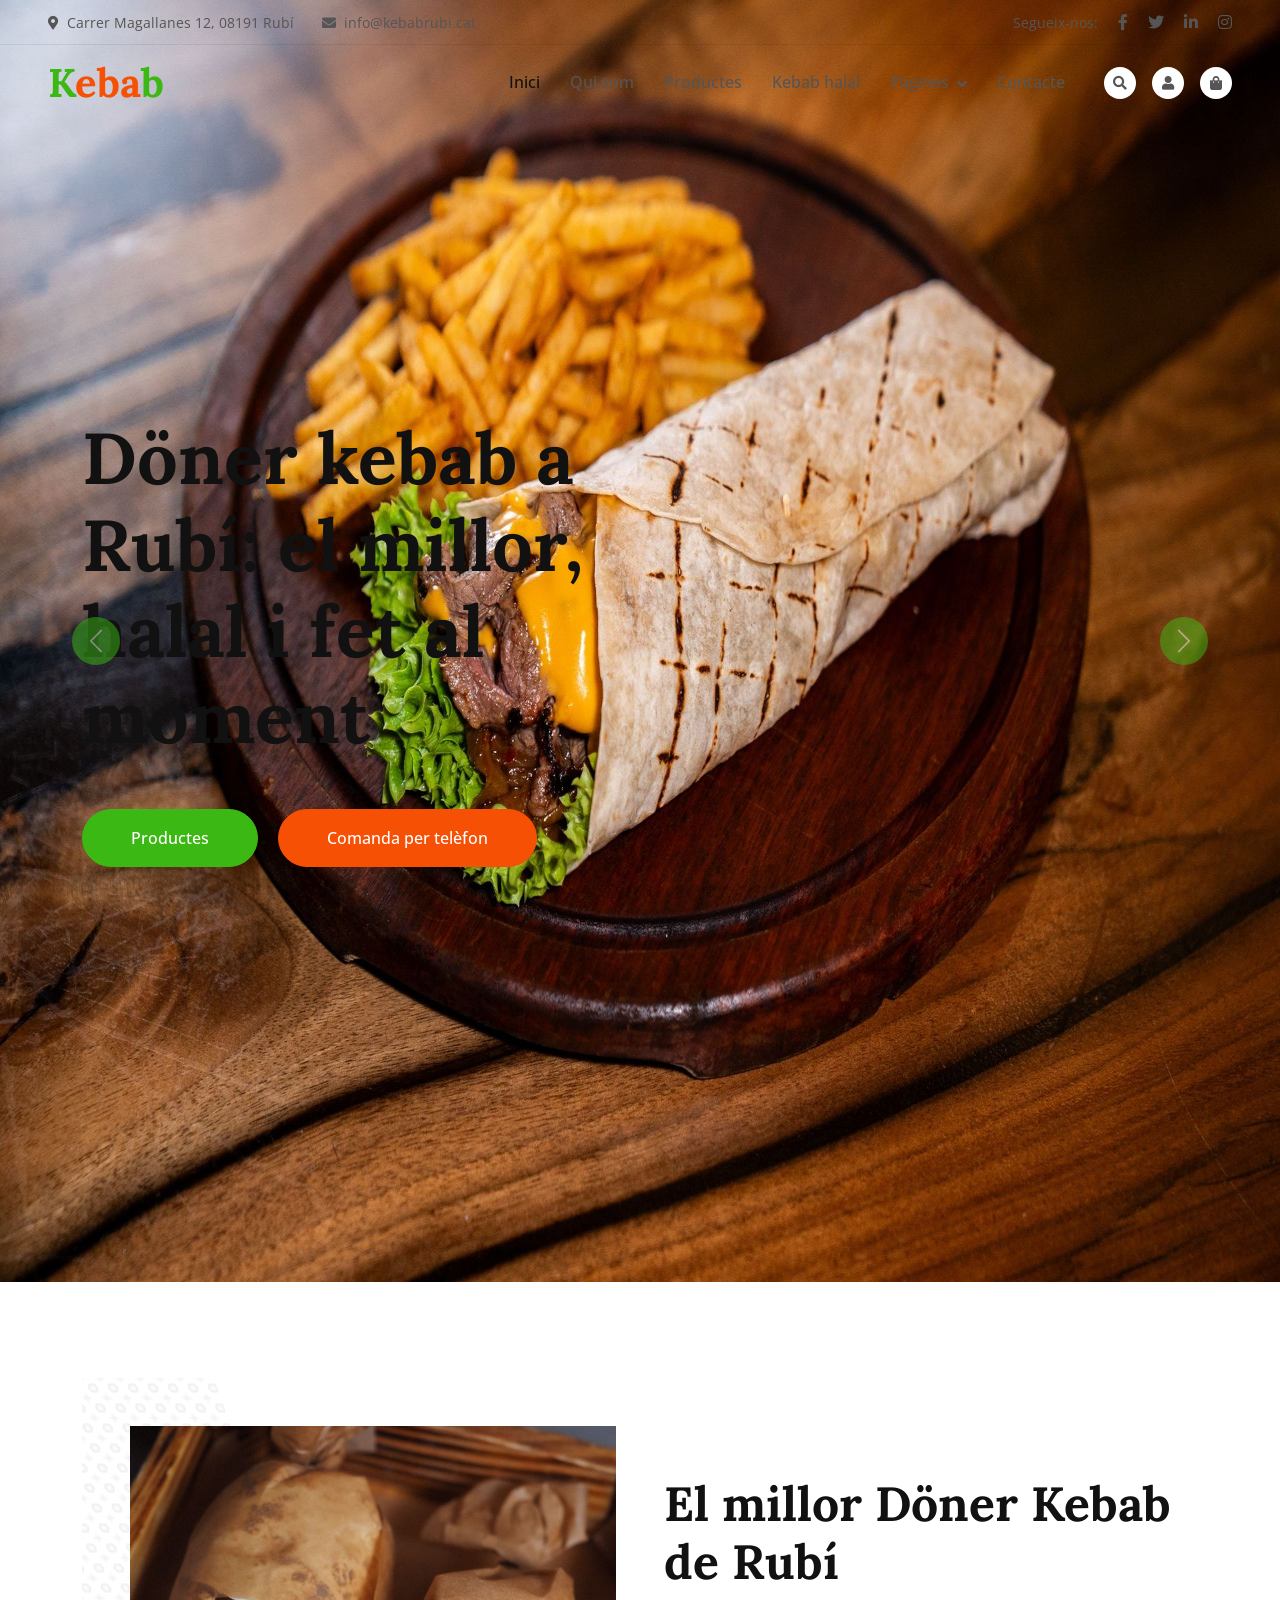
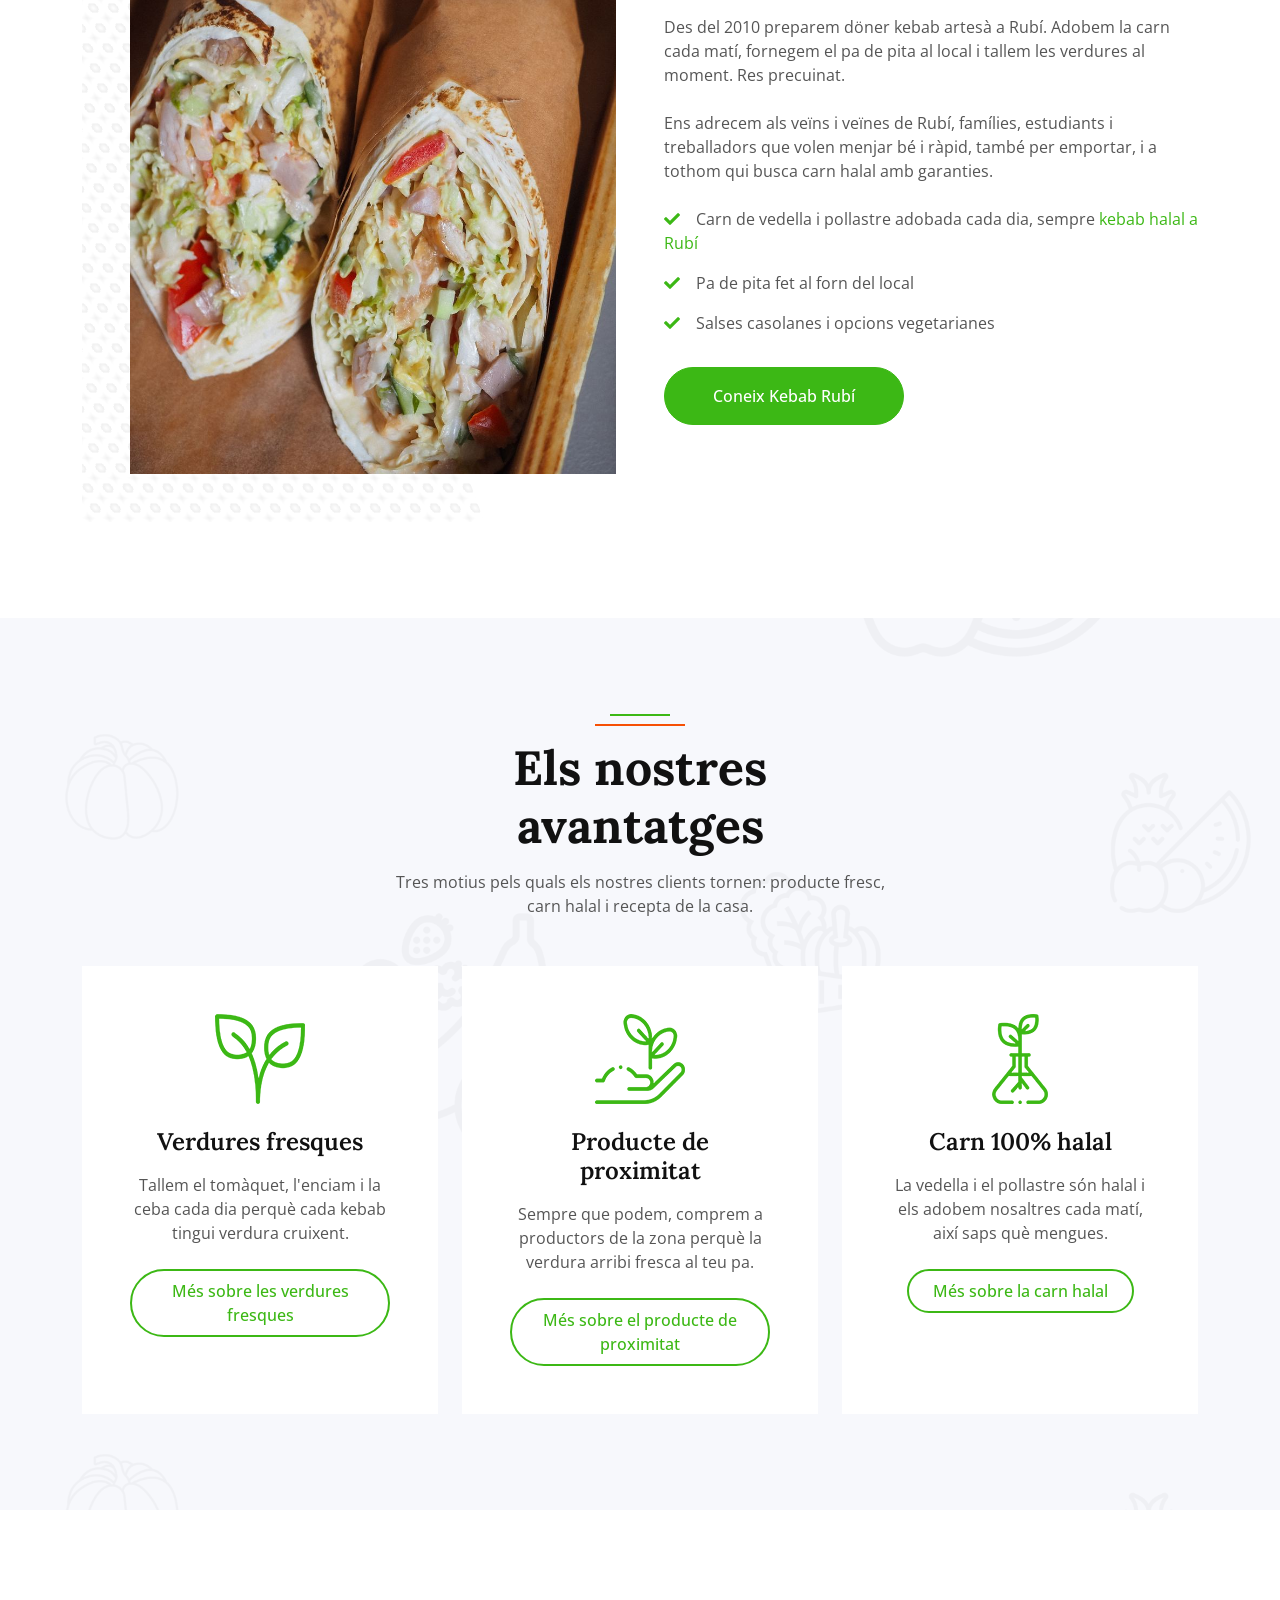
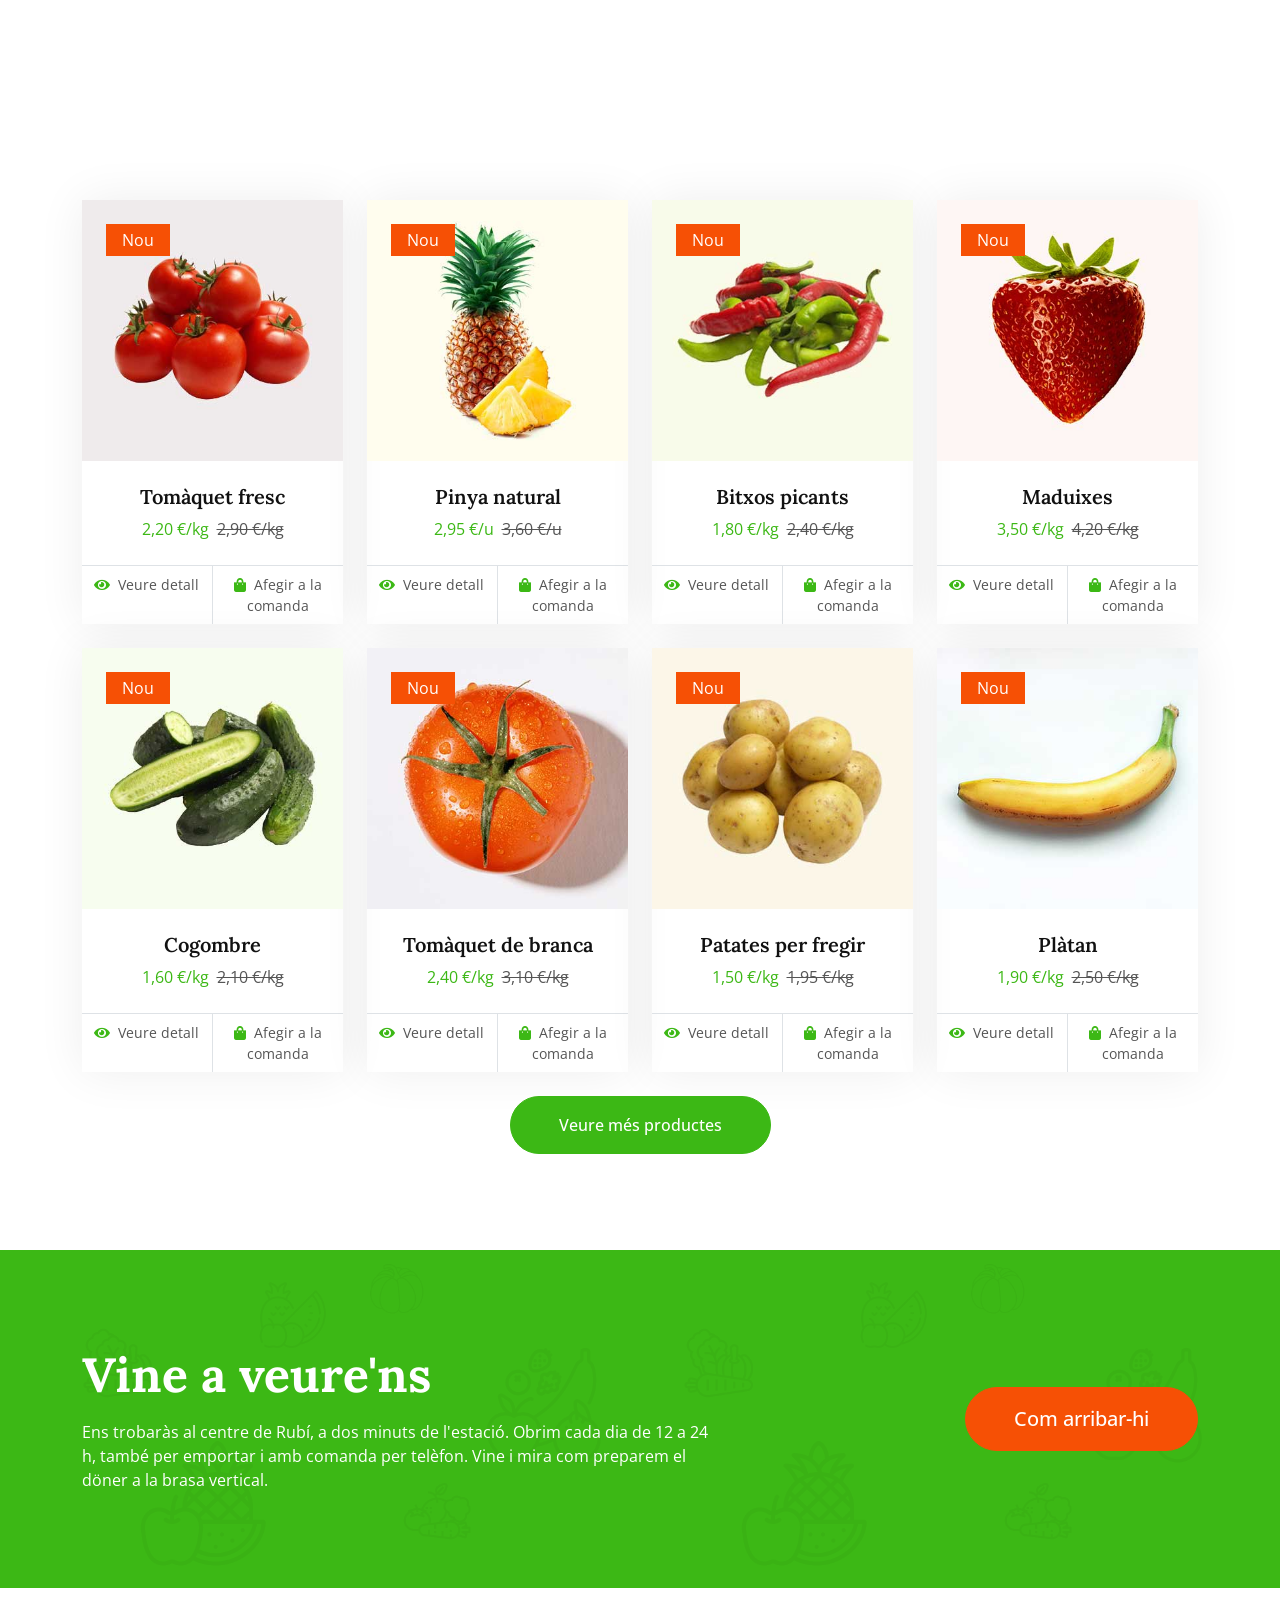
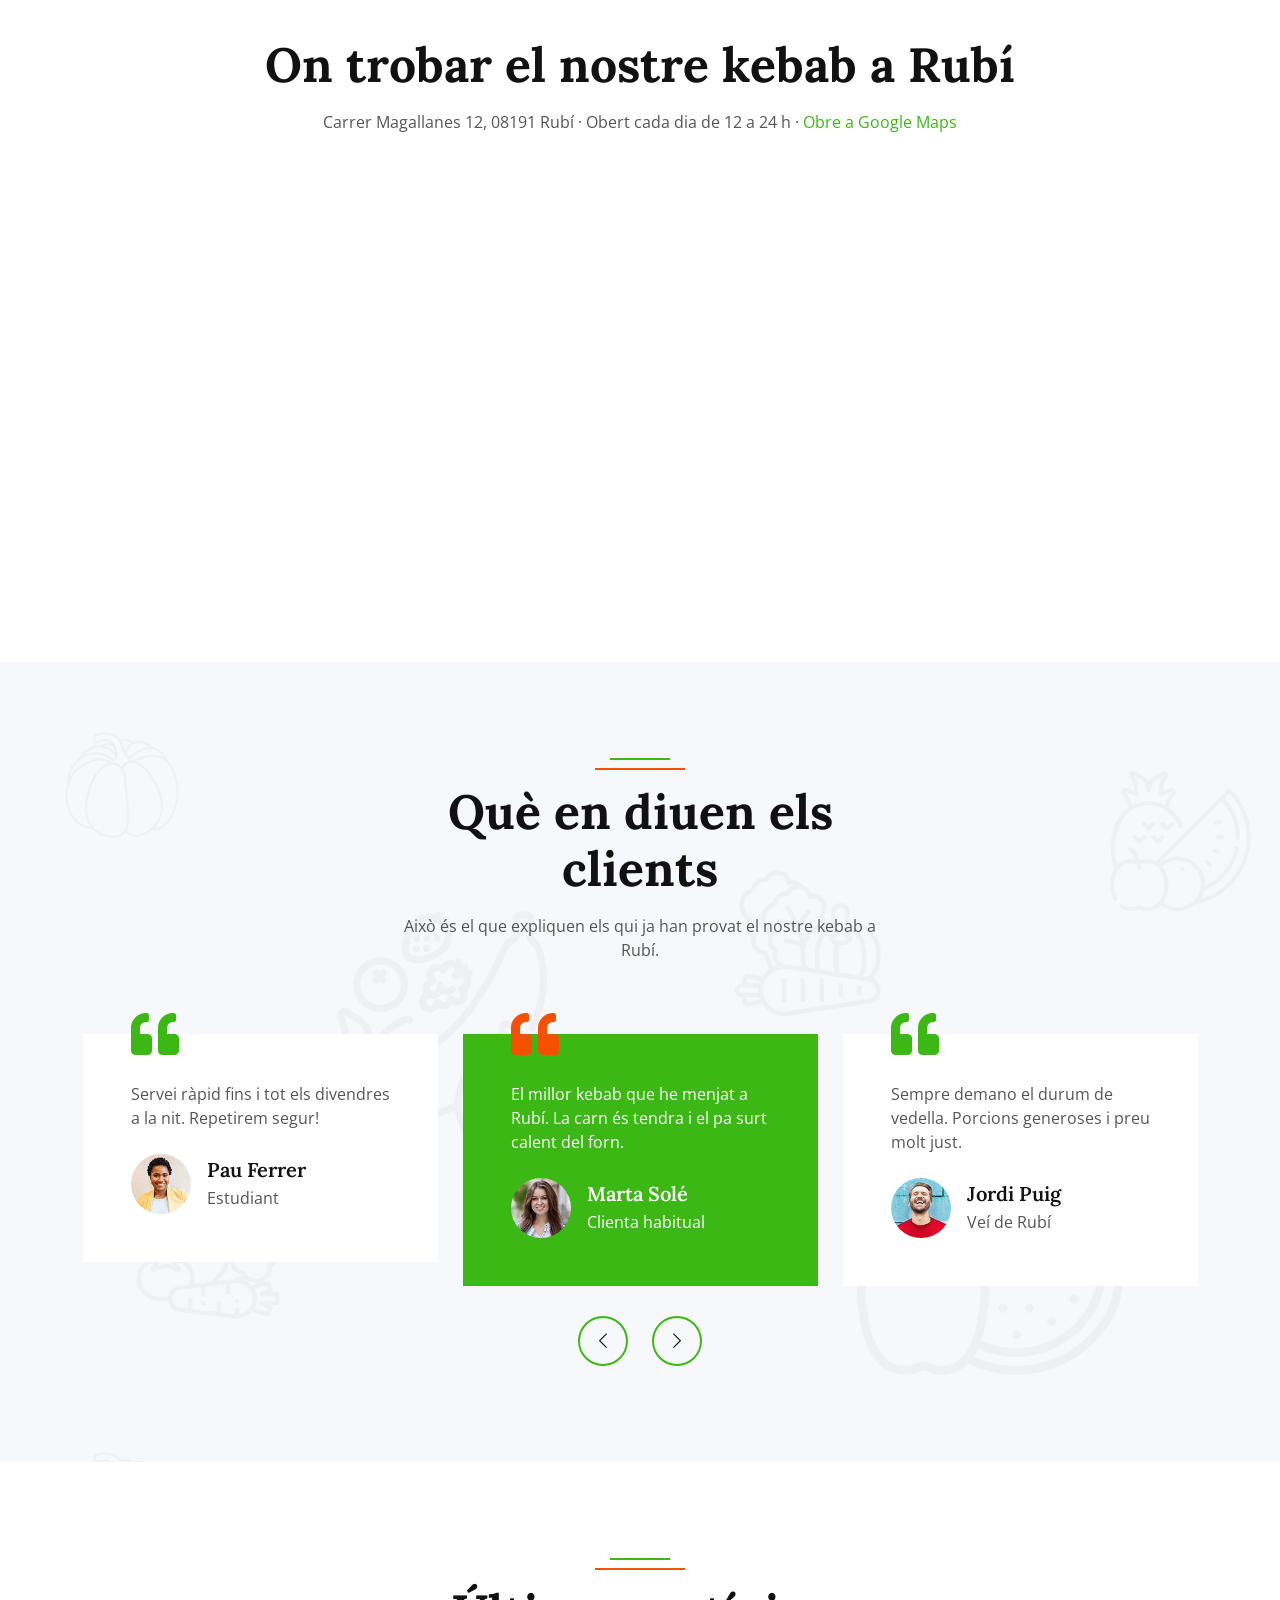
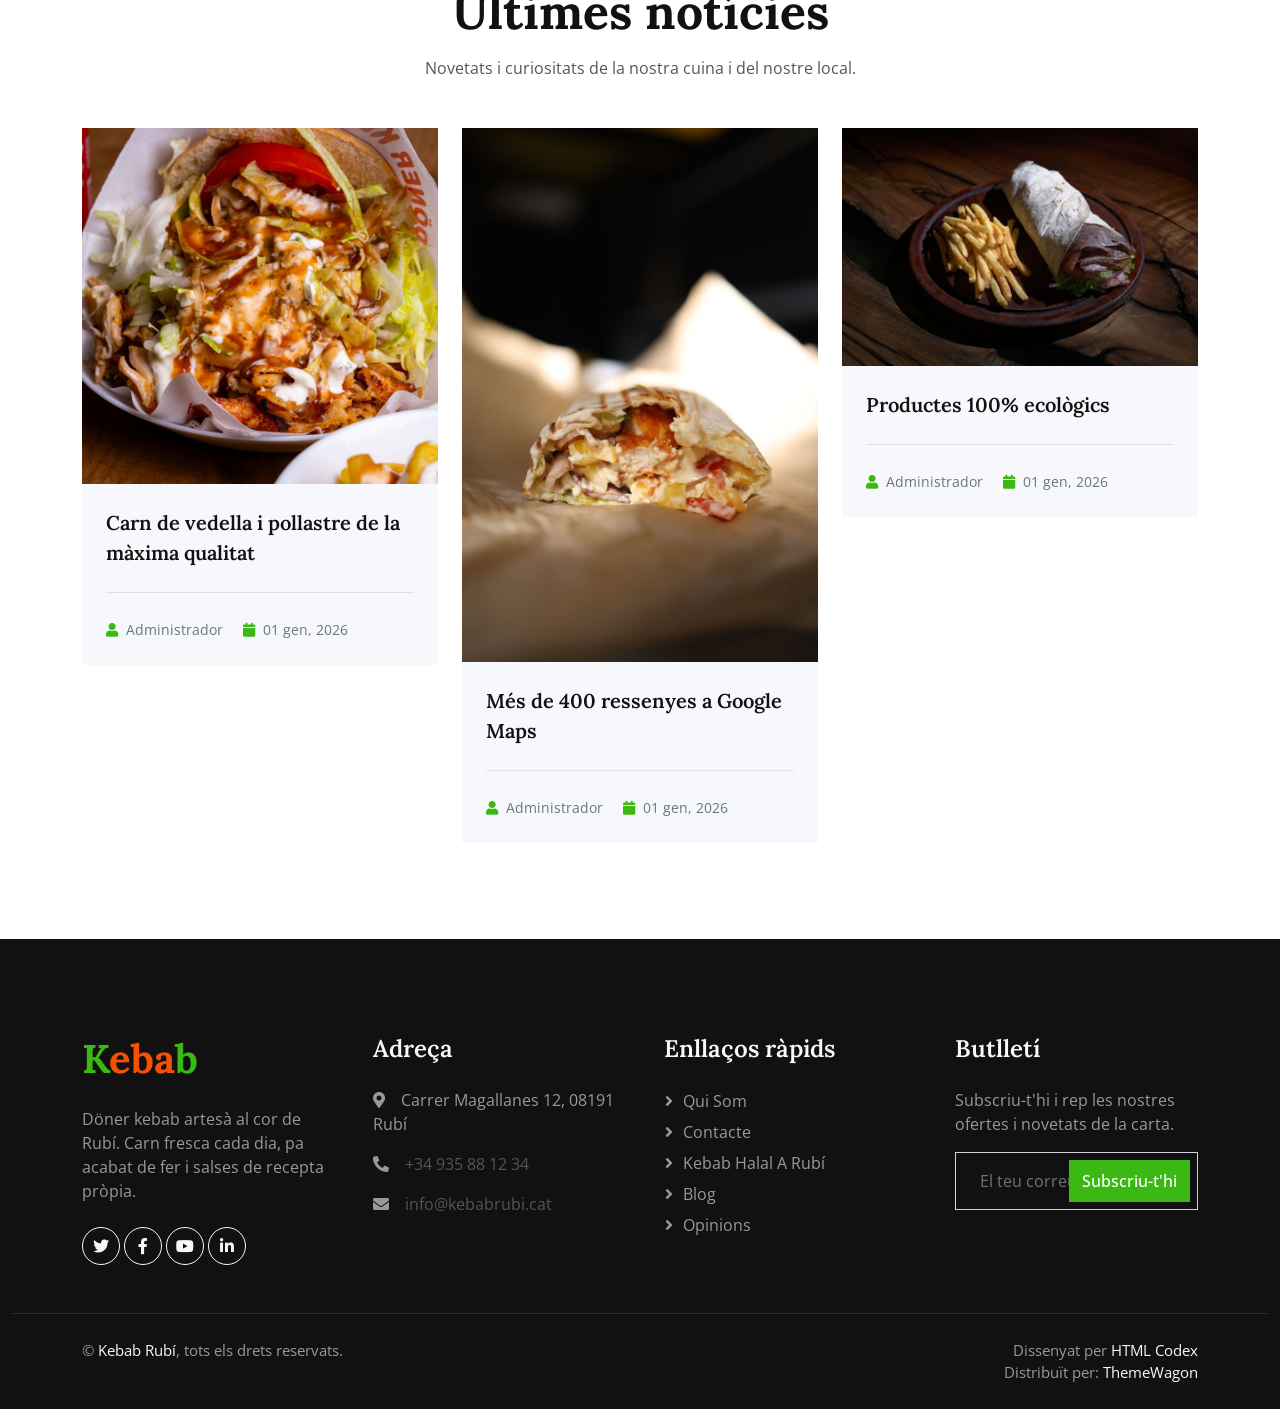
<file: index.html>
<!DOCTYPE html>
<html lang="ca">

<head>
    <meta charset="utf-8">
    <title>Döner kebab a Rubí | Carn halal i pa fresc – Kebab Rubí</title>
    <meta content="width=device-width, initial-scale=1.0" name="viewport">
    <meta name="google-site-verification" content="N1d0kJ4Slr_mrIqeDA7HONJs0og5m4JV2YbAxvWQm4Q" />
    <meta name="description" content="Döner kebab halal a Rubí: carn adobada cada dia, pa de pita fet al local i verdures fresques. Obert de 12 a 24 h al Carrer Magallanes 12. Vine a provar-lo!">
    <meta name="robots" content="index, follow, max-image-preview:large">
    <link rel="canonical" href="https://andrewvalarezoalum-ctrl.github.io/SEO-KEBAB/">

    <!-- Open Graph / Twitter -->
    <meta property="og:type" content="website">
    <meta property="og:locale" content="ca_ES">
    <meta property="og:site_name" content="Kebab Rubí">
    <meta property="og:title" content="Döner kebab a Rubí | Carn halal i pa de pita fresc">
    <meta property="og:description" content="Carn 100% halal adobada cada dia, pa de pita fet al local i verdures fresques. Obert cada dia de 12 a 24 h.">
    <meta property="og:url" content="https://andrewvalarezoalum-ctrl.github.io/SEO-KEBAB/">
    <meta property="og:image" content="https://andrewvalarezoalum-ctrl.github.io/SEO-KEBAB/img/carousel-1.jpg">
    <meta property="og:image:alt" content="Durum de vedella amb formatge i patates fregides sobre una taula de fusta">
    <meta name="twitter:card" content="summary_large_image">

    <!-- Favicon -->
    <link href="img/favicon.svg" rel="icon" type="image/svg+xml">

    <!-- Structured data: negoci local -->
    <script type="application/ld+json">
    {
      "@context": "https://schema.org",
      "@type": "Restaurant",
      "name": "Kebab Rubí",
      "description": "Döner kebab artesà a Rubí amb carn 100% halal, pa de pita fet al local i verdures fresques.",
      "url": "https://andrewvalarezoalum-ctrl.github.io/SEO-KEBAB/",
      "image": "https://andrewvalarezoalum-ctrl.github.io/SEO-KEBAB/img/carousel-1.jpg",
      "telephone": "+34935881234",
      "email": "info@kebabrubi.cat",
      "servesCuisine": ["Kebab", "Döner", "Halal"],
      "address": {
        "@type": "PostalAddress",
        "streetAddress": "Carrer Magallanes 12",
        "postalCode": "08191",
        "addressLocality": "Rubí",
        "addressRegion": "Barcelona",
        "addressCountry": "ES"
      },
      "openingHoursSpecification": {
        "@type": "OpeningHoursSpecification",
        "dayOfWeek": ["Monday","Tuesday","Wednesday","Thursday","Friday","Saturday","Sunday"],
        "opens": "12:00",
        "closes": "23:59"
      }
    }
    </script>

    <!-- Google Web Fonts -->
    <link rel="preconnect" href="https://fonts.googleapis.com">
    <link rel="preconnect" href="https://fonts.gstatic.com" crossorigin>
    <link href="https://fonts.googleapis.com/css2?family=Open+Sans:wght@400;500&family=Lora:wght@600;700&display=swap" rel="stylesheet"> 

    <!-- Icon Font Stylesheet -->
    <link href="https://cdnjs.cloudflare.com/ajax/libs/font-awesome/5.10.0/css/all.min.css" rel="stylesheet">
    <link href="https://cdn.jsdelivr.net/npm/bootstrap-icons@1.4.1/font/bootstrap-icons.css" rel="stylesheet">

    <!-- Libraries Stylesheet -->
    <link href="lib/animate/animate.min.css" rel="stylesheet">
    <link href="lib/owlcarousel/assets/owl.carousel.min.css" rel="stylesheet">

    <!-- Customized Bootstrap Stylesheet -->
    <link href="css/bootstrap.css" rel="stylesheet">

    <!-- Template Stylesheet -->
    <link href="css/style.css" rel="stylesheet">
</head>

<body>
    <!-- Spinner Start -->
    <div id="spinner" class="show bg-white position-fixed translate-middle w-100 vh-100 top-50 start-50 d-flex align-items-center justify-content-center">
        <div class="spinner-border text-primary" role="status"></div>
    </div>
    <!-- Spinner End -->


    <!-- Navbar Start -->
    <div class="container-fluid fixed-top px-0 wow fadeIn" data-wow-delay="0.1s">
        <div class="top-bar row gx-0 align-items-center d-none d-lg-flex">
            <div class="col-lg-6 px-5 text-start">
                <small><i class="fa fa-map-marker-alt me-2"></i>Carrer Magallanes 12, 08191 Rubí</small>
                <small class="ms-4"><i class="fa fa-envelope me-2"></i>info@kebabrubi.cat</small>
            </div>
            <div class="col-lg-6 px-5 text-end">
                <small>Segueix-nos:</small>
                <a class="text-body ms-3" href="" aria-label="Facebook de Kebab Rubí"><i class="fab fa-facebook-f"></i></a>
                <a class="text-body ms-3" href="" aria-label="Twitter de Kebab Rubí"><i class="fab fa-twitter"></i></a>
                <a class="text-body ms-3" href="" aria-label="LinkedIn de Kebab Rubí"><i class="fab fa-linkedin-in"></i></a>
                <a class="text-body ms-3" href="" aria-label="Instagram de Kebab Rubí"><i class="fab fa-instagram"></i></a>
            </div>
        </div>

        <nav class="navbar navbar-expand-lg navbar-light py-lg-0 px-lg-5 wow fadeIn" data-wow-delay="0.1s">
            <a href="index.html" class="navbar-brand ms-4 ms-lg-0">
                <span class="h1 fw-bold text-primary m-0">K<span class="text-secondary">eba</span>b</span>
            </a>
            <button type="button" class="navbar-toggler me-4" data-bs-toggle="collapse" data-bs-target="#navbarCollapse">
                <span class="navbar-toggler-icon"></span>
            </button>
            <div class="collapse navbar-collapse" id="navbarCollapse">
                <div class="navbar-nav ms-auto p-4 p-lg-0">
                    <a href="index.html" class="nav-item nav-link active">Inici</a>
                    <a href="about.html" class="nav-item nav-link">Qui som</a>
                    <a href="product.html" class="nav-item nav-link">Productes</a>
                    <a href="kebab-halal-rubi.html" class="nav-item nav-link">Kebab halal</a>
                    <div class="nav-item dropdown">
                        <a href="#" class="nav-link dropdown-toggle" data-bs-toggle="dropdown">Pàgines</a>
                        <div class="dropdown-menu m-0">
                            <a href="blog.html" class="dropdown-item">Blog</a>
                            <a href="feature.html" class="dropdown-item">Avantatges</a>
                            <a href="testimonial.html" class="dropdown-item">Opinions</a>
                            <a href="404.html" class="dropdown-item">Pàgina 404</a>
                        </div>
                    </div>
                    <a href="contact.html" class="nav-item nav-link">Contacte</a>
                </div>
                <div class="d-none d-lg-flex ms-2">
                    <a class="btn-sm-square bg-white rounded-circle ms-3" href="" aria-label="Cercar al web">
                        <small class="fa fa-search text-body"></small>
                    </a>
                    <a class="btn-sm-square bg-white rounded-circle ms-3" href="" aria-label="El meu compte">
                        <small class="fa fa-user text-body"></small>
                    </a>
                    <a class="btn-sm-square bg-white rounded-circle ms-3" href="" aria-label="La meva comanda">
                        <small class="fa fa-shopping-bag text-body"></small>
                    </a>
                </div>
            </div>
        </nav>
    </div>
    <!-- Navbar End -->


    <!-- Carousel Start -->
    <div class="container-fluid p-0 mb-5 wow fadeIn" data-wow-delay="0.1s">
        <div id="header-carousel" class="carousel slide" data-bs-ride="carousel">
            <div class="carousel-inner">
                <div class="carousel-item active">
                    <img class="w-100" src="img/carousel-1.jpg" alt="Durum de vedella amb formatge, enciam i patates fregides sobre una taula de fusta" width="1920" height="1282" fetchpriority="high">
                    <div class="carousel-caption">
                        <div class="container">
                            <div class="row justify-content-start">
                                <div class="col-lg-7">
                                    <h1 class="display-2 mb-5 animated slideInDown">Döner kebab a Rubí: el millor, halal i fet al moment</h1>
                                    <a href="product.html" class="btn btn-primary rounded-pill py-sm-3 px-sm-5">Productes</a>
                                    <a href="tel:+34935881234" class="btn btn-secondary rounded-pill py-sm-3 px-sm-5 ms-3">Comanda per telèfon</a>
                                </div>
                            </div>
                        </div>
                    </div>
                </div>
                <div class="carousel-item">
                    <img class="w-100" src="img/carousel-2.jpg" alt="Kebab de carn en pa de pita amb patates fregides, preparat al moment" width="1920" height="1282" loading="lazy">
                    <div class="carousel-caption">
                        <div class="container">
                            <div class="row justify-content-start">
                                <div class="col-lg-7">
                                    <p class="display-2 mb-5 animated slideInDown">Carn fresca i pa acabat de fer</p>
                                    <a href="product.html" class="btn btn-primary rounded-pill py-sm-3 px-sm-5">Productes</a>
                                    <a href="tel:+34935881234" class="btn btn-secondary rounded-pill py-sm-3 px-sm-5 ms-3">Comanda per telèfon</a>
                                </div>
                            </div>
                        </div>
                    </div>
                </div>
            </div>
            <button class="carousel-control-prev" type="button" data-bs-target="#header-carousel"
                data-bs-slide="prev">
                <span class="carousel-control-prev-icon" aria-hidden="true"></span>
                <span class="visually-hidden">Anterior</span>
            </button>
            <button class="carousel-control-next" type="button" data-bs-target="#header-carousel"
                data-bs-slide="next">
                <span class="carousel-control-next-icon" aria-hidden="true"></span>
                <span class="visually-hidden">Següent</span>
            </button>
        </div>
    </div>
    <!-- Carousel End -->


    <!-- About Start -->
    <div class="container-xxl py-5">
        <div class="container">
            <div class="row g-5 align-items-center">
                <div class="col-lg-6 wow fadeIn" data-wow-delay="0.1s">
                    <div class="about-img position-relative overflow-hidden p-5 pe-0">
                        <img class="img-fluid w-100" src="img/about.jpg" alt="Dos durums de pollastre amb verdures fresques i salsa, embolicats en paper" width="900" height="1200" loading="lazy">
                    </div>
                </div>
                <div class="col-lg-6 wow fadeIn" data-wow-delay="0.5s">
                    <h2 class="display-5 mb-4">El millor Döner Kebab de Rubí</h2>
                    <p class="mb-4">Des del 2010 preparem döner kebab artesà a Rubí. Adobem la carn cada matí, fornegem el pa de pita al local i tallem les verdures al moment. Res precuinat.</p>
                    <p class="mb-4">Ens adrecem als veïns i veïnes de Rubí, famílies, estudiants i treballadors que volen menjar bé i ràpid, també per emportar, i a tothom qui busca carn halal amb garanties.</p>
                    <p><i class="fa fa-check text-primary me-3"></i>Carn de vedella i pollastre adobada cada dia, sempre <a href="kebab-halal-rubi.html">kebab halal a Rubí</a></p>
                    <p><i class="fa fa-check text-primary me-3"></i>Pa de pita fet al forn del local</p>
                    <p><i class="fa fa-check text-primary me-3"></i>Salses casolanes i opcions vegetarianes</p>
                    <a class="btn btn-primary rounded-pill py-3 px-5 mt-3" href="about.html">Coneix Kebab Rubí</a>
                </div>
            </div>
        </div>
    </div>
    <!-- About End -->


    <!-- Feature Start -->
    <div class="container-fluid bg-light bg-icon my-5 py-6">
        <div class="container">
            <div class="section-header text-center mx-auto mb-5 wow fadeInUp" data-wow-delay="0.1s" style="max-width: 500px;">
                <h2 class="display-5 mb-3">Els nostres avantatges</h2>
                <p>Tres motius pels quals els nostres clients tornen: producte fresc, carn halal i recepta de la casa.</p>
            </div>
            <div class="row g-4">
                <div class="col-lg-4 col-md-6 wow fadeInUp" data-wow-delay="0.1s">
                    <div class="bg-white text-center h-100 p-4 p-xl-5">
                        <img class="img-fluid mb-4" src="img/icon-1.png" alt="Icona de verdures fresques" width="90" height="90" loading="lazy">
                        <h3 class="h4 mb-3">Verdures fresques</h3>
                        <p class="mb-4">Tallem el tomàquet, l'enciam i la ceba cada dia perquè cada kebab tingui verdura cruixent.</p>
                        <a class="btn btn-outline-primary border-2 py-2 px-4 rounded-pill" href="feature.html">Més sobre les verdures fresques</a>
                    </div>
                </div>
                <div class="col-lg-4 col-md-6 wow fadeInUp" data-wow-delay="0.3s">
                    <div class="bg-white text-center h-100 p-4 p-xl-5">
                        <img class="img-fluid mb-4" src="img/icon-2.png" alt="Icona de producte de proximitat" width="90" height="90" loading="lazy">
                        <h3 class="h4 mb-3">Producte de proximitat</h3>
                        <p class="mb-4">Sempre que podem, comprem a productors de la zona perquè la verdura arribi fresca al teu pa.</p>
                        <a class="btn btn-outline-primary border-2 py-2 px-4 rounded-pill" href="feature.html">Més sobre el producte de proximitat</a>
                    </div>
                </div>
                <div class="col-lg-4 col-md-6 wow fadeInUp" data-wow-delay="0.5s">
                    <div class="bg-white text-center h-100 p-4 p-xl-5">
                        <img class="img-fluid mb-4" src="img/icon-3.png" alt="Icona de carn halal" width="90" height="90" loading="lazy">
                        <h3 class="h4 mb-3">Carn 100% halal</h3>
                        <p class="mb-4">La vedella i el pollastre són halal i els adobem nosaltres cada matí, així saps què mengues.</p>
                        <a class="btn btn-outline-primary border-2 py-2 px-4 rounded-pill" href="kebab-halal-rubi.html">Més sobre la carn halal</a>
                    </div>
                </div>
            </div>
        </div>
    </div>
    <!-- Feature End -->


    <!-- Product Start -->
    <div class="container-xxl py-5">
        <div class="container">
            <div class="row g-0 gx-5 align-items-end">
                <div class="col-lg-6">
                    <div class="section-header text-start mb-5 wow fadeInUp" data-wow-delay="0.1s" style="max-width: 500px;">
                        <h2 class="display-5 mb-3">Els nostres productes</h2>
                        <p>Els ingredients frescos amb què preparem cada dia els nostres kebabs i durums.</p>
                    </div>
                </div>
                <div class="col-lg-6 text-start text-lg-end wow slideInRight" data-wow-delay="0.1s">
                    <ul class="nav nav-pills d-inline-flex justify-content-end mb-5">
                        <li class="nav-item me-2">
                            <a class="btn btn-outline-primary border-2 active" data-bs-toggle="pill" href="#tab-1">Verdures</a>
                        </li>
                        <li class="nav-item me-2">
                            <a class="btn btn-outline-primary border-2" data-bs-toggle="pill" href="#tab-2">Fruites</a>
                        </li>
                        <li class="nav-item me-0">
                            <a class="btn btn-outline-primary border-2" data-bs-toggle="pill" href="#tab-3">Del dia</a>
                        </li>
                    </ul>
                </div>
            </div>
            <div class="tab-content">
                <div id="tab-1" class="tab-pane fade show p-0 active">
                    <div class="row g-4">
                        <div class="col-xl-3 col-lg-4 col-md-6 wow fadeInUp" data-wow-delay="0.1s">
                            <div class="product-item">
                                <div class="position-relative bg-light overflow-hidden">
                                    <img class="img-fluid w-100" src="img/product-1.jpg" alt="Tomàquets frescos" width="400" height="400" loading="lazy">
                                    <div class="bg-secondary rounded text-white position-absolute start-0 top-0 m-4 py-1 px-3">Nou</div>
                                </div>
                                <div class="text-center p-4">
                                    <a class="d-block h5 mb-2" href="product.html">Tomàquet fresc</a>
                                    <span class="text-primary me-1">2,20 €/kg</span>
                                    <span class="text-body text-decoration-line-through">2,90 €/kg</span>
                                </div>
                                <div class="d-flex border-top">
                                    <small class="w-50 text-center border-end py-2">
                                        <a class="text-body" href="product.html" aria-label="Veure el detall de Tomàquet fresc"><i class="fa fa-eye text-primary me-2"></i>Veure detall</a>
                                    </small>
                                    <small class="w-50 text-center py-2">
                                        <a class="text-body" href="product.html" aria-label="Afegir Tomàquet fresc a la comanda"><i class="fa fa-shopping-bag text-primary me-2"></i>Afegir a la comanda</a>
                                    </small>
                                </div>
                            </div>
                        </div>
                        <div class="col-xl-3 col-lg-4 col-md-6 wow fadeInUp" data-wow-delay="0.3s">
                            <div class="product-item">
                                <div class="position-relative bg-light overflow-hidden">
                                    <img class="img-fluid w-100" src="img/product-2.jpg" alt="Pinya natural" width="400" height="400" loading="lazy">
                                    <div class="bg-secondary rounded text-white position-absolute start-0 top-0 m-4 py-1 px-3">Nou</div>
                                </div>
                                <div class="text-center p-4">
                                    <a class="d-block h5 mb-2" href="product.html">Pinya natural</a>
                                    <span class="text-primary me-1">2,95 €/u</span>
                                    <span class="text-body text-decoration-line-through">3,60 €/u</span>
                                </div>
                                <div class="d-flex border-top">
                                    <small class="w-50 text-center border-end py-2">
                                        <a class="text-body" href="product.html" aria-label="Veure el detall de Pinya natural"><i class="fa fa-eye text-primary me-2"></i>Veure detall</a>
                                    </small>
                                    <small class="w-50 text-center py-2">
                                        <a class="text-body" href="product.html" aria-label="Afegir Pinya natural a la comanda"><i class="fa fa-shopping-bag text-primary me-2"></i>Afegir a la comanda</a>
                                    </small>
                                </div>
                            </div>
                        </div>
                        <div class="col-xl-3 col-lg-4 col-md-6 wow fadeInUp" data-wow-delay="0.5s">
                            <div class="product-item">
                                <div class="position-relative bg-light overflow-hidden">
                                    <img class="img-fluid w-100" src="img/product-3.jpg" alt="Bitxos picants" width="400" height="400" loading="lazy">
                                    <div class="bg-secondary rounded text-white position-absolute start-0 top-0 m-4 py-1 px-3">Nou</div>
                                </div>
                                <div class="text-center p-4">
                                    <a class="d-block h5 mb-2" href="product.html">Bitxos picants</a>
                                    <span class="text-primary me-1">1,80 €/kg</span>
                                    <span class="text-body text-decoration-line-through">2,40 €/kg</span>
                                </div>
                                <div class="d-flex border-top">
                                    <small class="w-50 text-center border-end py-2">
                                        <a class="text-body" href="product.html" aria-label="Veure el detall de Bitxos picants"><i class="fa fa-eye text-primary me-2"></i>Veure detall</a>
                                    </small>
                                    <small class="w-50 text-center py-2">
                                        <a class="text-body" href="product.html" aria-label="Afegir Bitxos picants a la comanda"><i class="fa fa-shopping-bag text-primary me-2"></i>Afegir a la comanda</a>
                                    </small>
                                </div>
                            </div>
                        </div>
                        <div class="col-xl-3 col-lg-4 col-md-6 wow fadeInUp" data-wow-delay="0.7s">
                            <div class="product-item">
                                <div class="position-relative bg-light overflow-hidden">
                                    <img class="img-fluid w-100" src="img/product-4.jpg" alt="Maduixes" width="400" height="400" loading="lazy">
                                    <div class="bg-secondary rounded text-white position-absolute start-0 top-0 m-4 py-1 px-3">Nou</div>
                                </div>
                                <div class="text-center p-4">
                                    <a class="d-block h5 mb-2" href="product.html">Maduixes</a>
                                    <span class="text-primary me-1">3,50 €/kg</span>
                                    <span class="text-body text-decoration-line-through">4,20 €/kg</span>
                                </div>
                                <div class="d-flex border-top">
                                    <small class="w-50 text-center border-end py-2">
                                        <a class="text-body" href="product.html" aria-label="Veure el detall de Maduixes"><i class="fa fa-eye text-primary me-2"></i>Veure detall</a>
                                    </small>
                                    <small class="w-50 text-center py-2">
                                        <a class="text-body" href="product.html" aria-label="Afegir Maduixes a la comanda"><i class="fa fa-shopping-bag text-primary me-2"></i>Afegir a la comanda</a>
                                    </small>
                                </div>
                            </div>
                        </div>
                        <div class="col-xl-3 col-lg-4 col-md-6 wow fadeInUp" data-wow-delay="0.1s">
                            <div class="product-item">
                                <div class="position-relative bg-light overflow-hidden">
                                    <img class="img-fluid w-100" src="img/product-5.jpg" alt="Cogombres" width="400" height="400" loading="lazy">
                                    <div class="bg-secondary rounded text-white position-absolute start-0 top-0 m-4 py-1 px-3">Nou</div>
                                </div>
                                <div class="text-center p-4">
                                    <a class="d-block h5 mb-2" href="product.html">Cogombre</a>
                                    <span class="text-primary me-1">1,60 €/kg</span>
                                    <span class="text-body text-decoration-line-through">2,10 €/kg</span>
                                </div>
                                <div class="d-flex border-top">
                                    <small class="w-50 text-center border-end py-2">
                                        <a class="text-body" href="product.html" aria-label="Veure el detall de Cogombre"><i class="fa fa-eye text-primary me-2"></i>Veure detall</a>
                                    </small>
                                    <small class="w-50 text-center py-2">
                                        <a class="text-body" href="product.html" aria-label="Afegir Cogombre a la comanda"><i class="fa fa-shopping-bag text-primary me-2"></i>Afegir a la comanda</a>
                                    </small>
                                </div>
                            </div>
                        </div>
                        <div class="col-xl-3 col-lg-4 col-md-6 wow fadeInUp" data-wow-delay="0.3s">
                            <div class="product-item">
                                <div class="position-relative bg-light overflow-hidden">
                                    <img class="img-fluid w-100" src="img/product-6.jpg" alt="Tomàquets de branca" width="400" height="400" loading="lazy">
                                    <div class="bg-secondary rounded text-white position-absolute start-0 top-0 m-4 py-1 px-3">Nou</div>
                                </div>
                                <div class="text-center p-4">
                                    <a class="d-block h5 mb-2" href="product.html">Tomàquet de branca</a>
                                    <span class="text-primary me-1">2,40 €/kg</span>
                                    <span class="text-body text-decoration-line-through">3,10 €/kg</span>
                                </div>
                                <div class="d-flex border-top">
                                    <small class="w-50 text-center border-end py-2">
                                        <a class="text-body" href="product.html" aria-label="Veure el detall de Tomàquet de branca"><i class="fa fa-eye text-primary me-2"></i>Veure detall</a>
                                    </small>
                                    <small class="w-50 text-center py-2">
                                        <a class="text-body" href="product.html" aria-label="Afegir Tomàquet de branca a la comanda"><i class="fa fa-shopping-bag text-primary me-2"></i>Afegir a la comanda</a>
                                    </small>
                                </div>
                            </div>
                        </div>
                        <div class="col-xl-3 col-lg-4 col-md-6 wow fadeInUp" data-wow-delay="0.5s">
                            <div class="product-item">
                                <div class="position-relative bg-light overflow-hidden">
                                    <img class="img-fluid w-100" src="img/product-7.jpg" alt="Patates per fregir" width="400" height="400" loading="lazy">
                                    <div class="bg-secondary rounded text-white position-absolute start-0 top-0 m-4 py-1 px-3">Nou</div>
                                </div>
                                <div class="text-center p-4">
                                    <a class="d-block h5 mb-2" href="product.html">Patates per fregir</a>
                                    <span class="text-primary me-1">1,50 €/kg</span>
                                    <span class="text-body text-decoration-line-through">1,95 €/kg</span>
                                </div>
                                <div class="d-flex border-top">
                                    <small class="w-50 text-center border-end py-2">
                                        <a class="text-body" href="product.html" aria-label="Veure el detall de Patates per fregir"><i class="fa fa-eye text-primary me-2"></i>Veure detall</a>
                                    </small>
                                    <small class="w-50 text-center py-2">
                                        <a class="text-body" href="product.html" aria-label="Afegir Patates per fregir a la comanda"><i class="fa fa-shopping-bag text-primary me-2"></i>Afegir a la comanda</a>
                                    </small>
                                </div>
                            </div>
                        </div>
                        <div class="col-xl-3 col-lg-4 col-md-6 wow fadeInUp" data-wow-delay="0.7s">
                            <div class="product-item">
                                <div class="position-relative bg-light overflow-hidden">
                                    <img class="img-fluid w-100" src="img/product-8.jpg" alt="Plàtans" width="400" height="400" loading="lazy">
                                    <div class="bg-secondary rounded text-white position-absolute start-0 top-0 m-4 py-1 px-3">Nou</div>
                                </div>
                                <div class="text-center p-4">
                                    <a class="d-block h5 mb-2" href="product.html">Plàtan</a>
                                    <span class="text-primary me-1">1,90 €/kg</span>
                                    <span class="text-body text-decoration-line-through">2,50 €/kg</span>
                                </div>
                                <div class="d-flex border-top">
                                    <small class="w-50 text-center border-end py-2">
                                        <a class="text-body" href="product.html" aria-label="Veure el detall de Plàtan"><i class="fa fa-eye text-primary me-2"></i>Veure detall</a>
                                    </small>
                                    <small class="w-50 text-center py-2">
                                        <a class="text-body" href="product.html" aria-label="Afegir Plàtan a la comanda"><i class="fa fa-shopping-bag text-primary me-2"></i>Afegir a la comanda</a>
                                    </small>
                                </div>
                            </div>
                        </div>
                        <div class="col-12 text-center wow fadeInUp" data-wow-delay="0.1s">
                            <a class="btn btn-primary rounded-pill py-3 px-5" href="product.html">Veure més productes</a>
                        </div>
                    </div>
                </div>
                <div id="tab-2" class="tab-pane fade show p-0">
                    <div class="row g-4">
                        <div class="col-xl-3 col-lg-4 col-md-6">
                            <div class="product-item">
                                <div class="position-relative bg-light overflow-hidden">
                                    <img class="img-fluid w-100" src="img/product-1.jpg" alt="Tomàquets frescos" width="400" height="400" loading="lazy">
                                    <div class="bg-secondary rounded text-white position-absolute start-0 top-0 m-4 py-1 px-3">Nou</div>
                                </div>
                                <div class="text-center p-4">
                                    <a class="d-block h5 mb-2" href="product.html">Tomàquet fresc</a>
                                    <span class="text-primary me-1">2,20 €/kg</span>
                                    <span class="text-body text-decoration-line-through">2,90 €/kg</span>
                                </div>
                                <div class="d-flex border-top">
                                    <small class="w-50 text-center border-end py-2">
                                        <a class="text-body" href="product.html" aria-label="Veure el detall de Tomàquet fresc"><i class="fa fa-eye text-primary me-2"></i>Veure detall</a>
                                    </small>
                                    <small class="w-50 text-center py-2">
                                        <a class="text-body" href="product.html" aria-label="Afegir Tomàquet fresc a la comanda"><i class="fa fa-shopping-bag text-primary me-2"></i>Afegir a la comanda</a>
                                    </small>
                                </div>
                            </div>
                        </div>
                        <div class="col-xl-3 col-lg-4 col-md-6">
                            <div class="product-item">
                                <div class="position-relative bg-light overflow-hidden">
                                    <img class="img-fluid w-100" src="img/product-2.jpg" alt="Pinya natural" width="400" height="400" loading="lazy">
                                    <div class="bg-secondary rounded text-white position-absolute start-0 top-0 m-4 py-1 px-3">Nou</div>
                                </div>
                                <div class="text-center p-4">
                                    <a class="d-block h5 mb-2" href="product.html">Pinya natural</a>
                                    <span class="text-primary me-1">2,95 €/u</span>
                                    <span class="text-body text-decoration-line-through">3,60 €/u</span>
                                </div>
                                <div class="d-flex border-top">
                                    <small class="w-50 text-center border-end py-2">
                                        <a class="text-body" href="product.html" aria-label="Veure el detall de Pinya natural"><i class="fa fa-eye text-primary me-2"></i>Veure detall</a>
                                    </small>
                                    <small class="w-50 text-center py-2">
                                        <a class="text-body" href="product.html" aria-label="Afegir Pinya natural a la comanda"><i class="fa fa-shopping-bag text-primary me-2"></i>Afegir a la comanda</a>
                                    </small>
                                </div>
                            </div>
                        </div>
                        <div class="col-xl-3 col-lg-4 col-md-6">
                            <div class="product-item">
                                <div class="position-relative bg-light overflow-hidden">
                                    <img class="img-fluid w-100" src="img/product-3.jpg" alt="Bitxos picants" width="400" height="400" loading="lazy">
                                    <div class="bg-secondary rounded text-white position-absolute start-0 top-0 m-4 py-1 px-3">Nou</div>
                                </div>
                                <div class="text-center p-4">
                                    <a class="d-block h5 mb-2" href="product.html">Bitxos picants</a>
                                    <span class="text-primary me-1">1,80 €/kg</span>
                                    <span class="text-body text-decoration-line-through">2,40 €/kg</span>
                                </div>
                                <div class="d-flex border-top">
                                    <small class="w-50 text-center border-end py-2">
                                        <a class="text-body" href="product.html" aria-label="Veure el detall de Bitxos picants"><i class="fa fa-eye text-primary me-2"></i>Veure detall</a>
                                    </small>
                                    <small class="w-50 text-center py-2">
                                        <a class="text-body" href="product.html" aria-label="Afegir Bitxos picants a la comanda"><i class="fa fa-shopping-bag text-primary me-2"></i>Afegir a la comanda</a>
                                    </small>
                                </div>
                            </div>
                        </div>
                        <div class="col-xl-3 col-lg-4 col-md-6">
                            <div class="product-item">
                                <div class="position-relative bg-light overflow-hidden">
                                    <img class="img-fluid w-100" src="img/product-4.jpg" alt="Maduixes" width="400" height="400" loading="lazy">
                                    <div class="bg-secondary rounded text-white position-absolute start-0 top-0 m-4 py-1 px-3">Nou</div>
                                </div>
                                <div class="text-center p-4">
                                    <a class="d-block h5 mb-2" href="product.html">Maduixes</a>
                                    <span class="text-primary me-1">3,50 €/kg</span>
                                    <span class="text-body text-decoration-line-through">4,20 €/kg</span>
                                </div>
                                <div class="d-flex border-top">
                                    <small class="w-50 text-center border-end py-2">
                                        <a class="text-body" href="product.html" aria-label="Veure el detall de Maduixes"><i class="fa fa-eye text-primary me-2"></i>Veure detall</a>
                                    </small>
                                    <small class="w-50 text-center py-2">
                                        <a class="text-body" href="product.html" aria-label="Afegir Maduixes a la comanda"><i class="fa fa-shopping-bag text-primary me-2"></i>Afegir a la comanda</a>
                                    </small>
                                </div>
                            </div>
                        </div>
                        <div class="col-xl-3 col-lg-4 col-md-6">
                            <div class="product-item">
                                <div class="position-relative bg-light overflow-hidden">
                                    <img class="img-fluid w-100" src="img/product-5.jpg" alt="Cogombres" width="400" height="400" loading="lazy">
                                    <div class="bg-secondary rounded text-white position-absolute start-0 top-0 m-4 py-1 px-3">Nou</div>
                                </div>
                                <div class="text-center p-4">
                                    <a class="d-block h5 mb-2" href="product.html">Cogombre</a>
                                    <span class="text-primary me-1">1,60 €/kg</span>
                                    <span class="text-body text-decoration-line-through">2,10 €/kg</span>
                                </div>
                                <div class="d-flex border-top">
                                    <small class="w-50 text-center border-end py-2">
                                        <a class="text-body" href="product.html" aria-label="Veure el detall de Cogombre"><i class="fa fa-eye text-primary me-2"></i>Veure detall</a>
                                    </small>
                                    <small class="w-50 text-center py-2">
                                        <a class="text-body" href="product.html" aria-label="Afegir Cogombre a la comanda"><i class="fa fa-shopping-bag text-primary me-2"></i>Afegir a la comanda</a>
                                    </small>
                                </div>
                            </div>
                        </div>
                        <div class="col-xl-3 col-lg-4 col-md-6">
                            <div class="product-item">
                                <div class="position-relative bg-light overflow-hidden">
                                    <img class="img-fluid w-100" src="img/product-6.jpg" alt="Tomàquets de branca" width="400" height="400" loading="lazy">
                                    <div class="bg-secondary rounded text-white position-absolute start-0 top-0 m-4 py-1 px-3">Nou</div>
                                </div>
                                <div class="text-center p-4">
                                    <a class="d-block h5 mb-2" href="product.html">Tomàquet de branca</a>
                                    <span class="text-primary me-1">2,40 €/kg</span>
                                    <span class="text-body text-decoration-line-through">3,10 €/kg</span>
                                </div>
                                <div class="d-flex border-top">
                                    <small class="w-50 text-center border-end py-2">
                                        <a class="text-body" href="product.html" aria-label="Veure el detall de Tomàquet de branca"><i class="fa fa-eye text-primary me-2"></i>Veure detall</a>
                                    </small>
                                    <small class="w-50 text-center py-2">
                                        <a class="text-body" href="product.html" aria-label="Afegir Tomàquet de branca a la comanda"><i class="fa fa-shopping-bag text-primary me-2"></i>Afegir a la comanda</a>
                                    </small>
                                </div>
                            </div>
                        </div>
                        <div class="col-xl-3 col-lg-4 col-md-6">
                            <div class="product-item">
                                <div class="position-relative bg-light overflow-hidden">
                                    <img class="img-fluid w-100" src="img/product-7.jpg" alt="Patates per fregir" width="400" height="400" loading="lazy">
                                    <div class="bg-secondary rounded text-white position-absolute start-0 top-0 m-4 py-1 px-3">Nou</div>
                                </div>
                                <div class="text-center p-4">
                                    <a class="d-block h5 mb-2" href="product.html">Patates per fregir</a>
                                    <span class="text-primary me-1">1,50 €/kg</span>
                                    <span class="text-body text-decoration-line-through">1,95 €/kg</span>
                                </div>
                                <div class="d-flex border-top">
                                    <small class="w-50 text-center border-end py-2">
                                        <a class="text-body" href="product.html" aria-label="Veure el detall de Patates per fregir"><i class="fa fa-eye text-primary me-2"></i>Veure detall</a>
                                    </small>
                                    <small class="w-50 text-center py-2">
                                        <a class="text-body" href="product.html" aria-label="Afegir Patates per fregir a la comanda"><i class="fa fa-shopping-bag text-primary me-2"></i>Afegir a la comanda</a>
                                    </small>
                                </div>
                            </div>
                        </div>
                        <div class="col-xl-3 col-lg-4 col-md-6">
                            <div class="product-item">
                                <div class="position-relative bg-light overflow-hidden">
                                    <img class="img-fluid w-100" src="img/product-8.jpg" alt="Plàtans" width="400" height="400" loading="lazy">
                                    <div class="bg-secondary rounded text-white position-absolute start-0 top-0 m-4 py-1 px-3">Nou</div>
                                </div>
                                <div class="text-center p-4">
                                    <a class="d-block h5 mb-2" href="product.html">Plàtan</a>
                                    <span class="text-primary me-1">1,90 €/kg</span>
                                    <span class="text-body text-decoration-line-through">2,50 €/kg</span>
                                </div>
                                <div class="d-flex border-top">
                                    <small class="w-50 text-center border-end py-2">
                                        <a class="text-body" href="product.html" aria-label="Veure el detall de Plàtan"><i class="fa fa-eye text-primary me-2"></i>Veure detall</a>
                                    </small>
                                    <small class="w-50 text-center py-2">
                                        <a class="text-body" href="product.html" aria-label="Afegir Plàtan a la comanda"><i class="fa fa-shopping-bag text-primary me-2"></i>Afegir a la comanda</a>
                                    </small>
                                </div>
                            </div>
                        </div>
                        <div class="col-12 text-center">
                            <a class="btn btn-primary rounded-pill py-3 px-5" href="product.html">Veure més productes</a>
                        </div>
                    </div>
                </div>
                <div id="tab-3" class="tab-pane fade show p-0">
                    <div class="row g-4">
                        <div class="col-xl-3 col-lg-4 col-md-6">
                            <div class="product-item">
                                <div class="position-relative bg-light overflow-hidden">
                                    <img class="img-fluid w-100" src="img/product-1.jpg" alt="Tomàquets frescos" width="400" height="400" loading="lazy">
                                    <div class="bg-secondary rounded text-white position-absolute start-0 top-0 m-4 py-1 px-3">Nou</div>
                                </div>
                                <div class="text-center p-4">
                                    <a class="d-block h5 mb-2" href="product.html">Tomàquet fresc</a>
                                    <span class="text-primary me-1">2,20 €/kg</span>
                                    <span class="text-body text-decoration-line-through">2,90 €/kg</span>
                                </div>
                                <div class="d-flex border-top">
                                    <small class="w-50 text-center border-end py-2">
                                        <a class="text-body" href="product.html" aria-label="Veure el detall de Tomàquet fresc"><i class="fa fa-eye text-primary me-2"></i>Veure detall</a>
                                    </small>
                                    <small class="w-50 text-center py-2">
                                        <a class="text-body" href="product.html" aria-label="Afegir Tomàquet fresc a la comanda"><i class="fa fa-shopping-bag text-primary me-2"></i>Afegir a la comanda</a>
                                    </small>
                                </div>
                            </div>
                        </div>
                        <div class="col-xl-3 col-lg-4 col-md-6">
                            <div class="product-item">
                                <div class="position-relative bg-light overflow-hidden">
                                    <img class="img-fluid w-100" src="img/product-2.jpg" alt="Pinya natural" width="400" height="400" loading="lazy">
                                    <div class="bg-secondary rounded text-white position-absolute start-0 top-0 m-4 py-1 px-3">Nou</div>
                                </div>
                                <div class="text-center p-4">
                                    <a class="d-block h5 mb-2" href="product.html">Pinya natural</a>
                                    <span class="text-primary me-1">2,95 €/u</span>
                                    <span class="text-body text-decoration-line-through">3,60 €/u</span>
                                </div>
                                <div class="d-flex border-top">
                                    <small class="w-50 text-center border-end py-2">
                                        <a class="text-body" href="product.html" aria-label="Veure el detall de Pinya natural"><i class="fa fa-eye text-primary me-2"></i>Veure detall</a>
                                    </small>
                                    <small class="w-50 text-center py-2">
                                        <a class="text-body" href="product.html" aria-label="Afegir Pinya natural a la comanda"><i class="fa fa-shopping-bag text-primary me-2"></i>Afegir a la comanda</a>
                                    </small>
                                </div>
                            </div>
                        </div>
                        <div class="col-xl-3 col-lg-4 col-md-6">
                            <div class="product-item">
                                <div class="position-relative bg-light overflow-hidden">
                                    <img class="img-fluid w-100" src="img/product-3.jpg" alt="Bitxos picants" width="400" height="400" loading="lazy">
                                    <div class="bg-secondary rounded text-white position-absolute start-0 top-0 m-4 py-1 px-3">Nou</div>
                                </div>
                                <div class="text-center p-4">
                                    <a class="d-block h5 mb-2" href="product.html">Bitxos picants</a>
                                    <span class="text-primary me-1">1,80 €/kg</span>
                                    <span class="text-body text-decoration-line-through">2,40 €/kg</span>
                                </div>
                                <div class="d-flex border-top">
                                    <small class="w-50 text-center border-end py-2">
                                        <a class="text-body" href="product.html" aria-label="Veure el detall de Bitxos picants"><i class="fa fa-eye text-primary me-2"></i>Veure detall</a>
                                    </small>
                                    <small class="w-50 text-center py-2">
                                        <a class="text-body" href="product.html" aria-label="Afegir Bitxos picants a la comanda"><i class="fa fa-shopping-bag text-primary me-2"></i>Afegir a la comanda</a>
                                    </small>
                                </div>
                            </div>
                        </div>
                        <div class="col-xl-3 col-lg-4 col-md-6">
                            <div class="product-item">
                                <div class="position-relative bg-light overflow-hidden">
                                    <img class="img-fluid w-100" src="img/product-4.jpg" alt="Maduixes" width="400" height="400" loading="lazy">
                                    <div class="bg-secondary rounded text-white position-absolute start-0 top-0 m-4 py-1 px-3">Nou</div>
                                </div>
                                <div class="text-center p-4">
                                    <a class="d-block h5 mb-2" href="product.html">Maduixes</a>
                                    <span class="text-primary me-1">3,50 €/kg</span>
                                    <span class="text-body text-decoration-line-through">4,20 €/kg</span>
                                </div>
                                <div class="d-flex border-top">
                                    <small class="w-50 text-center border-end py-2">
                                        <a class="text-body" href="product.html" aria-label="Veure el detall de Maduixes"><i class="fa fa-eye text-primary me-2"></i>Veure detall</a>
                                    </small>
                                    <small class="w-50 text-center py-2">
                                        <a class="text-body" href="product.html" aria-label="Afegir Maduixes a la comanda"><i class="fa fa-shopping-bag text-primary me-2"></i>Afegir a la comanda</a>
                                    </small>
                                </div>
                            </div>
                        </div>
                        <div class="col-xl-3 col-lg-4 col-md-6">
                            <div class="product-item">
                                <div class="position-relative bg-light overflow-hidden">
                                    <img class="img-fluid w-100" src="img/product-5.jpg" alt="Cogombres" width="400" height="400" loading="lazy">
                                    <div class="bg-secondary rounded text-white position-absolute start-0 top-0 m-4 py-1 px-3">Nou</div>
                                </div>
                                <div class="text-center p-4">
                                    <a class="d-block h5 mb-2" href="product.html">Cogombre</a>
                                    <span class="text-primary me-1">1,60 €/kg</span>
                                    <span class="text-body text-decoration-line-through">2,10 €/kg</span>
                                </div>
                                <div class="d-flex border-top">
                                    <small class="w-50 text-center border-end py-2">
                                        <a class="text-body" href="product.html" aria-label="Veure el detall de Cogombre"><i class="fa fa-eye text-primary me-2"></i>Veure detall</a>
                                    </small>
                                    <small class="w-50 text-center py-2">
                                        <a class="text-body" href="product.html" aria-label="Afegir Cogombre a la comanda"><i class="fa fa-shopping-bag text-primary me-2"></i>Afegir a la comanda</a>
                                    </small>
                                </div>
                            </div>
                        </div>
                        <div class="col-xl-3 col-lg-4 col-md-6">
                            <div class="product-item">
                                <div class="position-relative bg-light overflow-hidden">
                                    <img class="img-fluid w-100" src="img/product-6.jpg" alt="Tomàquets de branca" width="400" height="400" loading="lazy">
                                    <div class="bg-secondary rounded text-white position-absolute start-0 top-0 m-4 py-1 px-3">Nou</div>
                                </div>
                                <div class="text-center p-4">
                                    <a class="d-block h5 mb-2" href="product.html">Tomàquet de branca</a>
                                    <span class="text-primary me-1">2,40 €/kg</span>
                                    <span class="text-body text-decoration-line-through">3,10 €/kg</span>
                                </div>
                                <div class="d-flex border-top">
                                    <small class="w-50 text-center border-end py-2">
                                        <a class="text-body" href="product.html" aria-label="Veure el detall de Tomàquet de branca"><i class="fa fa-eye text-primary me-2"></i>Veure detall</a>
                                    </small>
                                    <small class="w-50 text-center py-2">
                                        <a class="text-body" href="product.html" aria-label="Afegir Tomàquet de branca a la comanda"><i class="fa fa-shopping-bag text-primary me-2"></i>Afegir a la comanda</a>
                                    </small>
                                </div>
                            </div>
                        </div>
                        <div class="col-xl-3 col-lg-4 col-md-6">
                            <div class="product-item">
                                <div class="position-relative bg-light overflow-hidden">
                                    <img class="img-fluid w-100" src="img/product-7.jpg" alt="Patates per fregir" width="400" height="400" loading="lazy">
                                    <div class="bg-secondary rounded text-white position-absolute start-0 top-0 m-4 py-1 px-3">Nou</div>
                                </div>
                                <div class="text-center p-4">
                                    <a class="d-block h5 mb-2" href="product.html">Patates per fregir</a>
                                    <span class="text-primary me-1">1,50 €/kg</span>
                                    <span class="text-body text-decoration-line-through">1,95 €/kg</span>
                                </div>
                                <div class="d-flex border-top">
                                    <small class="w-50 text-center border-end py-2">
                                        <a class="text-body" href="product.html" aria-label="Veure el detall de Patates per fregir"><i class="fa fa-eye text-primary me-2"></i>Veure detall</a>
                                    </small>
                                    <small class="w-50 text-center py-2">
                                        <a class="text-body" href="product.html" aria-label="Afegir Patates per fregir a la comanda"><i class="fa fa-shopping-bag text-primary me-2"></i>Afegir a la comanda</a>
                                    </small>
                                </div>
                            </div>
                        </div>
                        <div class="col-xl-3 col-lg-4 col-md-6">
                            <div class="product-item">
                                <div class="position-relative bg-light overflow-hidden">
                                    <img class="img-fluid w-100" src="img/product-8.jpg" alt="Plàtans" width="400" height="400" loading="lazy">
                                    <div class="bg-secondary rounded text-white position-absolute start-0 top-0 m-4 py-1 px-3">Nou</div>
                                </div>
                                <div class="text-center p-4">
                                    <a class="d-block h5 mb-2" href="product.html">Plàtan</a>
                                    <span class="text-primary me-1">1,90 €/kg</span>
                                    <span class="text-body text-decoration-line-through">2,50 €/kg</span>
                                </div>
                                <div class="d-flex border-top">
                                    <small class="w-50 text-center border-end py-2">
                                        <a class="text-body" href="product.html" aria-label="Veure el detall de Plàtan"><i class="fa fa-eye text-primary me-2"></i>Veure detall</a>
                                    </small>
                                    <small class="w-50 text-center py-2">
                                        <a class="text-body" href="product.html" aria-label="Afegir Plàtan a la comanda"><i class="fa fa-shopping-bag text-primary me-2"></i>Afegir a la comanda</a>
                                    </small>
                                </div>
                            </div>
                        </div>
                        <div class="col-12 text-center">
                            <a class="btn btn-primary rounded-pill py-3 px-5" href="product.html">Veure més productes</a>
                        </div>
                    </div>
                </div>
            </div>
        </div>
    </div>
    <!-- Product End -->


    <!-- Firm Visit Start -->
    <div class="container-fluid bg-primary bg-icon mt-5 py-6">
        <div class="container">
            <div class="row g-5 align-items-center">
                <div class="col-md-7 wow fadeIn" data-wow-delay="0.1s">
                    <h2 class="display-5 text-white mb-3">Vine a veure'ns</h2>
                    <p class="text-white mb-0">Ens trobaràs al centre de Rubí, a dos minuts de l'estació. Obrim cada dia de 12 a 24 h, també per emportar i amb comanda per telèfon. Vine i mira com preparem el döner a la brasa vertical.</p>
                </div>
                <div class="col-md-5 text-md-end wow fadeIn" data-wow-delay="0.5s">
                    <a class="btn btn-lg btn-secondary rounded-pill py-3 px-5" href="#mapa">Com arribar-hi</a>
                </div>
            </div>
        </div>
    </div>
    <!-- Firm Visit End -->


    <!-- Google Map Start -->
    <section id="mapa" class="container-fluid px-0" aria-label="Mapa de Kebab Rubí">
        <div class="container py-5 text-center">
            <h2 class="display-5 mb-3">On trobar el nostre kebab a Rubí</h2>
            <p class="mb-0">Carrer Magallanes 12, 08191 Rubí · Obert cada dia de 12 a 24 h · <a href="https://www.google.com/maps/search/?api=1&amp;query=Carrer+Magallanes+12+08191+Rub%C3%AD" target="_blank" rel="noopener">Obre a Google Maps</a></p>
        </div>
        <iframe class="w-100 d-block border-0" style="height: 480px;"
            title="Mapa de Google amb la ubicació de Kebab Rubí, Carrer Magallanes 12, Rubí"
            src="https://www.google.com/maps?q=Carrer+Magallanes+12,+08191+Rub%C3%AD&amp;output=embed"
            loading="lazy" referrerpolicy="no-referrer-when-downgrade" allowfullscreen></iframe>
    </section>
    <!-- Google Map End -->


    <!-- Testimonial Start -->
    <div class="container-fluid bg-light bg-icon py-6 mb-5">
        <div class="container">
            <div class="section-header text-center mx-auto mb-5 wow fadeInUp" data-wow-delay="0.1s" style="max-width: 500px;">
                <h2 class="display-5 mb-3">Què en diuen els clients</h2>
                <p>Això és el que expliquen els qui ja han provat el nostre kebab a Rubí.</p>
            </div>
            <div class="owl-carousel testimonial-carousel wow fadeInUp" data-wow-delay="0.1s">
                <div class="testimonial-item position-relative bg-white p-5 mt-4">
                    <i class="fa fa-quote-left fa-3x text-primary position-absolute top-0 start-0 mt-n4 ms-5"></i>
                    <p class="mb-4">El millor kebab que he menjat a Rubí. La carn és tendra i el pa surt calent del forn.</p>
                    <div class="d-flex align-items-center">
                        <img class="flex-shrink-0 rounded-circle" src="img/testimonial-1.jpg" alt="Foto de Marta Solé" width="100" height="100" loading="lazy">
                        <div class="ms-3">
                            <h3 class="h5 mb-1">Marta Solé</h3>
                            <span>Clienta habitual</span>
                        </div>
                    </div>
                </div>
                <div class="testimonial-item position-relative bg-white p-5 mt-4">
                    <i class="fa fa-quote-left fa-3x text-primary position-absolute top-0 start-0 mt-n4 ms-5"></i>
                    <p class="mb-4">Sempre demano el durum de vedella. Porcions generoses i preu molt just.</p>
                    <div class="d-flex align-items-center">
                        <img class="flex-shrink-0 rounded-circle" src="img/testimonial-2.jpg" alt="Foto de Jordi Puig" width="100" height="100" loading="lazy">
                        <div class="ms-3">
                            <h3 class="h5 mb-1">Jordi Puig</h3>
                            <span>Veí de Rubí</span>
                        </div>
                    </div>
                </div>
                <div class="testimonial-item position-relative bg-white p-5 mt-4">
                    <i class="fa fa-quote-left fa-3x text-primary position-absolute top-0 start-0 mt-n4 ms-5"></i>
                    <p class="mb-4">Les verdures són fresquíssimes i les salses casolanes fan la diferència.</p>
                    <div class="d-flex align-items-center">
                        <img class="flex-shrink-0 rounded-circle" src="img/testimonial-3.jpg" alt="Foto de Nadia El Amrani" width="100" height="100" loading="lazy">
                        <div class="ms-3">
                            <h3 class="h5 mb-1">Nadia El Amrani</h3>
                            <span>Clienta habitual</span>
                        </div>
                    </div>
                </div>
                <div class="testimonial-item position-relative bg-white p-5 mt-4">
                    <i class="fa fa-quote-left fa-3x text-primary position-absolute top-0 start-0 mt-n4 ms-5"></i>
                    <p class="mb-4">Servei ràpid fins i tot els divendres a la nit. Repetirem segur!</p>
                    <div class="d-flex align-items-center">
                        <img class="flex-shrink-0 rounded-circle" src="img/testimonial-4.jpg" alt="Foto de Pau Ferrer" width="100" height="100" loading="lazy">
                        <div class="ms-3">
                            <h3 class="h5 mb-1">Pau Ferrer</h3>
                            <span>Estudiant</span>
                        </div>
                    </div>
                </div>
            </div>
        </div>
    </div>
    <!-- Testimonial End -->


    <!-- Blog Start -->
    <div class="container-xxl py-5">
        <div class="container">
            <div class="section-header text-center mx-auto mb-5 wow fadeInUp" data-wow-delay="0.1s" style="max-width: 500px;">
                <h2 class="display-5 mb-3">Últimes notícies</h2>
                <p>Novetats i curiositats de la nostra cuina i del nostre local.</p>
            </div>
            <div class="row g-4">
                <div class="col-lg-4 col-md-6 wow fadeInUp" data-wow-delay="0.1s">
                    <img class="img-fluid" src="img/blog-1.jpg" alt="Plat de döner de pollastre amb enciam, salsa i tomàquet" width="800" height="800" loading="lazy">
                    <div class="bg-light p-4">
                        <a class="d-block h5 lh-base mb-4" href="blog.html">Carn de vedella i pollastre de la màxima qualitat</a>
                        <div class="text-muted border-top pt-4">
                            <small class="me-3"><i class="fa fa-user text-primary me-2"></i>Administrador</small>
                            <small class="me-3"><i class="fa fa-calendar text-primary me-2"></i>01 gen, 2026</small>
                        </div>
                    </div>
                </div>
                <div class="col-lg-4 col-md-6 wow fadeInUp" data-wow-delay="0.3s">
                    <img class="img-fluid" src="img/blog-2.jpg" alt="Mig durum de pollastre amb verdures sobre paper" width="800" height="1199" loading="lazy">
                    <div class="bg-light p-4">
                        <a class="d-block h5 lh-base mb-4" href="blog.html">Més de 400 ressenyes a Google Maps</a>
                        <div class="text-muted border-top pt-4">
                            <small class="me-3"><i class="fa fa-user text-primary me-2"></i>Administrador</small>
                            <small class="me-3"><i class="fa fa-calendar text-primary me-2"></i>01 gen, 2026</small>
                        </div>
                    </div>
                </div>
                <div class="col-lg-4 col-md-6 wow fadeInUp" data-wow-delay="0.5s">
                    <img class="img-fluid" src="img/blog-3.jpg" alt="Durum de vedella amb patates fregides en un plat de fusta" width="800" height="534" loading="lazy">
                    <div class="bg-light p-4">
                        <a class="d-block h5 lh-base mb-4" href="blog.html">Productes 100% ecològics</a>
                        <div class="text-muted border-top pt-4">
                            <small class="me-3"><i class="fa fa-user text-primary me-2"></i>Administrador</small>
                            <small class="me-3"><i class="fa fa-calendar text-primary me-2"></i>01 gen, 2026</small>
                        </div>
                    </div>
                </div>
            </div>
        </div>
    </div>
    <!-- Blog End -->


    <!-- Footer Start -->
    <div class="container-fluid bg-dark footer mt-5 pt-5 wow fadeIn" data-wow-delay="0.1s">
        <div class="container py-5">
            <div class="row g-5">
                <div class="col-lg-3 col-md-6">
                    <p class="h1 fw-bold text-primary mb-4">K<span class="text-secondary">eba</span>b</p>
                    <p>Döner kebab artesà al cor de Rubí. Carn fresca cada dia, pa acabat de fer i salses de recepta pròpia.</p>
                    <div class="d-flex pt-2">
                        <a class="btn btn-square btn-outline-light rounded-circle me-1" href="" aria-label="Twitter de Kebab Rubí"><i class="fab fa-twitter"></i></a>
                        <a class="btn btn-square btn-outline-light rounded-circle me-1" href="" aria-label="Facebook de Kebab Rubí"><i class="fab fa-facebook-f"></i></a>
                        <a class="btn btn-square btn-outline-light rounded-circle me-1" href="" aria-label="YouTube de Kebab Rubí"><i class="fab fa-youtube"></i></a>
                        <a class="btn btn-square btn-outline-light rounded-circle me-0" href="" aria-label="LinkedIn de Kebab Rubí"><i class="fab fa-linkedin-in"></i></a>
                    </div>
                </div>
                <div class="col-lg-3 col-md-6">
                    <h3 class="h4 text-light mb-4">Adreça</h3>
                    <p><i class="fa fa-map-marker-alt me-3"></i>Carrer Magallanes 12, 08191 Rubí</p>
                    <p><i class="fa fa-phone-alt me-3"></i><a class="text-body" href="tel:+34935881234">+34 935 88 12 34</a></p>
                    <p><i class="fa fa-envelope me-3"></i><a class="text-body" href="mailto:info@kebabrubi.cat">info@kebabrubi.cat</a></p>
                </div>
                <div class="col-lg-3 col-md-6">
                    <h3 class="h4 text-light mb-4">Enllaços ràpids</h3>
                    <a class="btn btn-link" href="about.html">Qui som</a>
                    <a class="btn btn-link" href="contact.html">Contacte</a>
                    <a class="btn btn-link" href="kebab-halal-rubi.html">Kebab halal a Rubí</a>
                    <a class="btn btn-link" href="blog.html">Blog</a>
                    <a class="btn btn-link" href="testimonial.html">Opinions</a>
                </div>
                <div class="col-lg-3 col-md-6">
                    <h3 class="h4 text-light mb-4">Butlletí</h3>
                    <p>Subscriu-t'hi i rep les nostres ofertes i novetats de la carta.</p>
                    <div class="position-relative mx-auto" style="max-width: 400px;">
                        <input class="form-control bg-transparent w-100 py-3 ps-4 pe-5" type="email" placeholder="El teu correu" aria-label="El teu correu">
                        <button type="button" class="btn btn-primary py-2 position-absolute top-0 end-0 mt-2 me-2">Subscriu-t'hi</button>
                    </div>
                </div>
            </div>
        </div>
        <div class="container-fluid copyright">
            <div class="container">
                <div class="row">
                    <div class="col-md-6 text-center text-md-start mb-3 mb-md-0">
                        &copy; <a href="index.html">Kebab Rubí</a>, tots els drets reservats.
                    </div>
                    <div class="col-md-6 text-center text-md-end">
                        <!--/*** This template is free as long as you keep the footer author’s credit link/attribution link/backlink. If you'd like to use the template without the footer author’s credit link/attribution link/backlink, you can purchase the Credit Removal License from "https://htmlcodex.com/credit-removal". Thank you for your support. ***/-->
                        Dissenyat per <a href="https://htmlcodex.com">HTML Codex</a>
                        <br>Distribuït per: <a href="https://themewagon.com" target="_blank">ThemeWagon</a>
                    </div>
                </div>
            </div>
        </div>
    </div>
    <!-- Footer End -->


    <!-- Back to Top -->
    <a href="#" class="btn btn-lg btn-primary btn-lg-square rounded-circle back-to-top" aria-label="Tornar a dalt"><i class="bi bi-arrow-up"></i></a>


    <!-- JavaScript Libraries -->
    <script src="https://code.jquery.com/jquery-3.4.1.min.js"></script>
    <script src="https://cdn.jsdelivr.net/npm/bootstrap@5.0.0/dist/js/bootstrap.bundle.min.js"></script>
    <script src="lib/wow/wow.min.js"></script>
    <script src="lib/easing/easing.min.js"></script>
    <script src="lib/waypoints/waypoints.min.js"></script>
    <script src="lib/owlcarousel/owl.carousel.min.js"></script>

    <!-- Template Javascript -->
    <script src="js/main.js"></script>
</body>

</html>
</file>
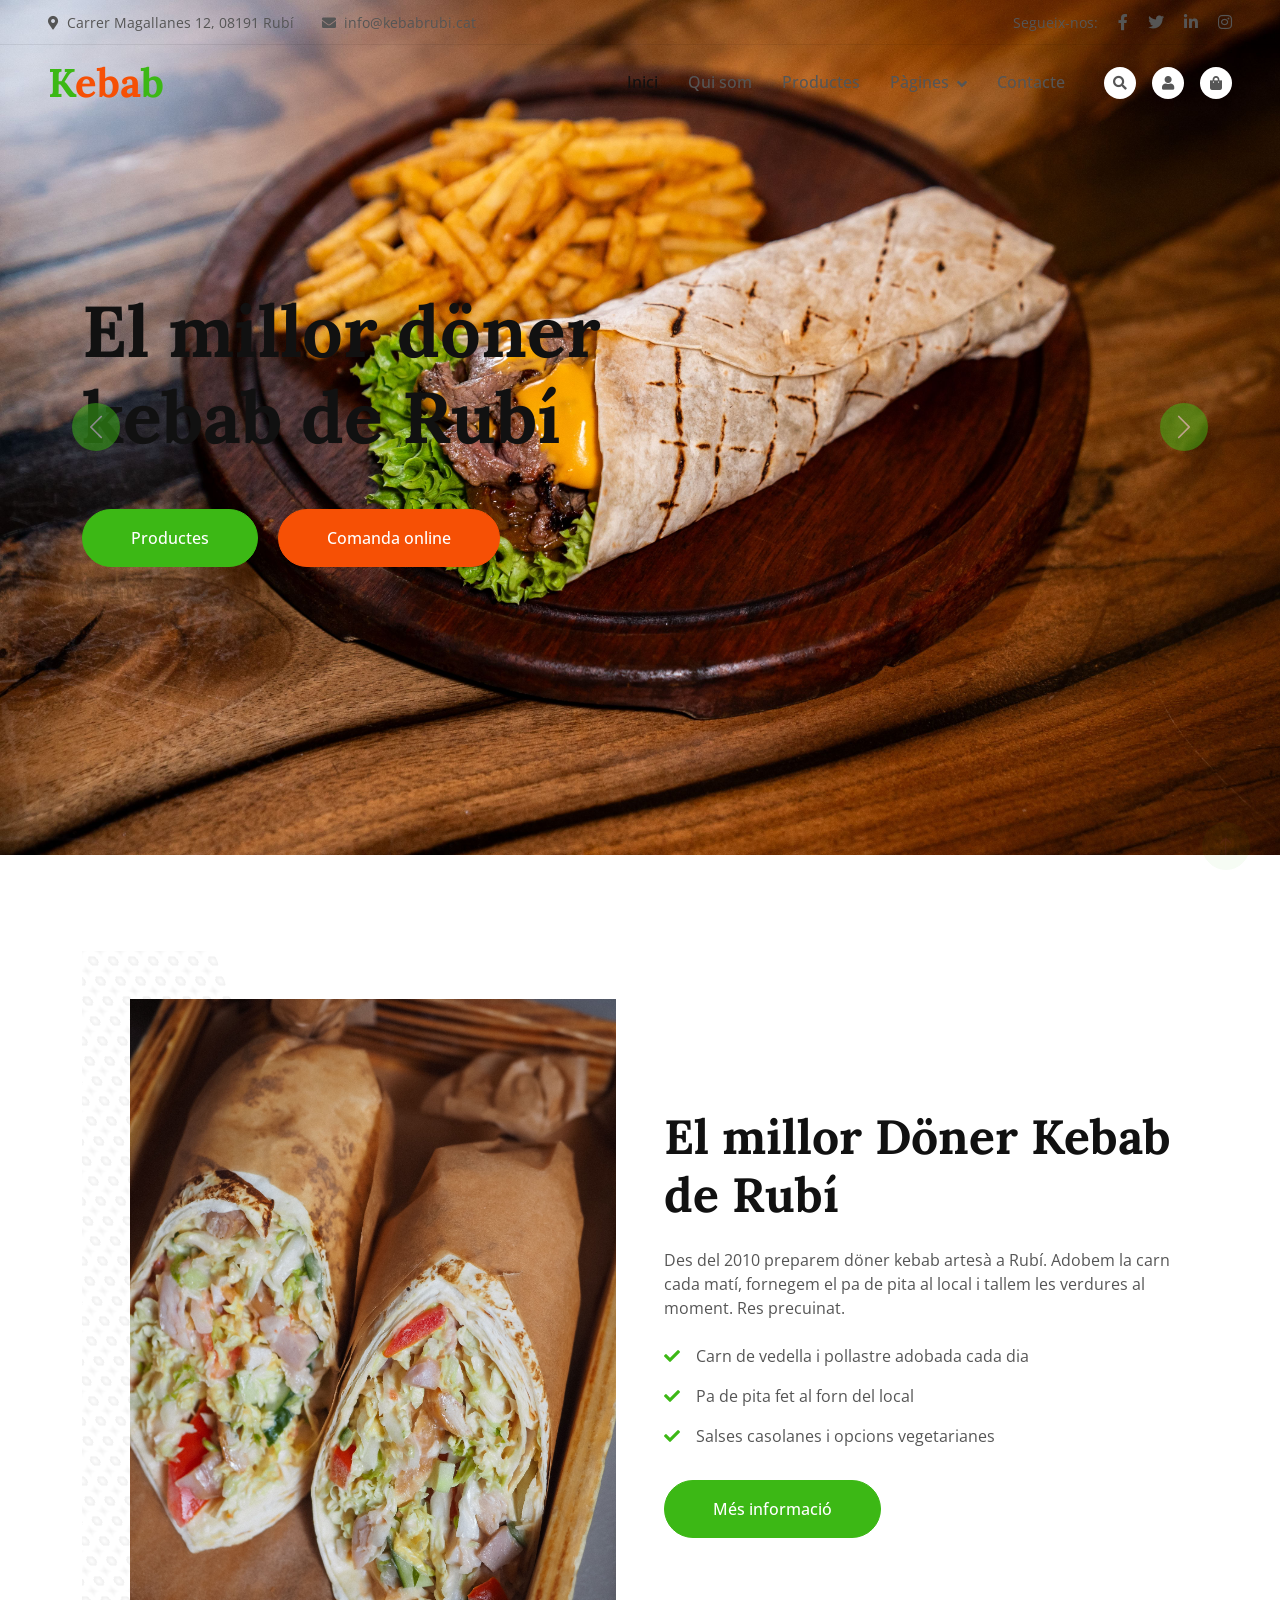
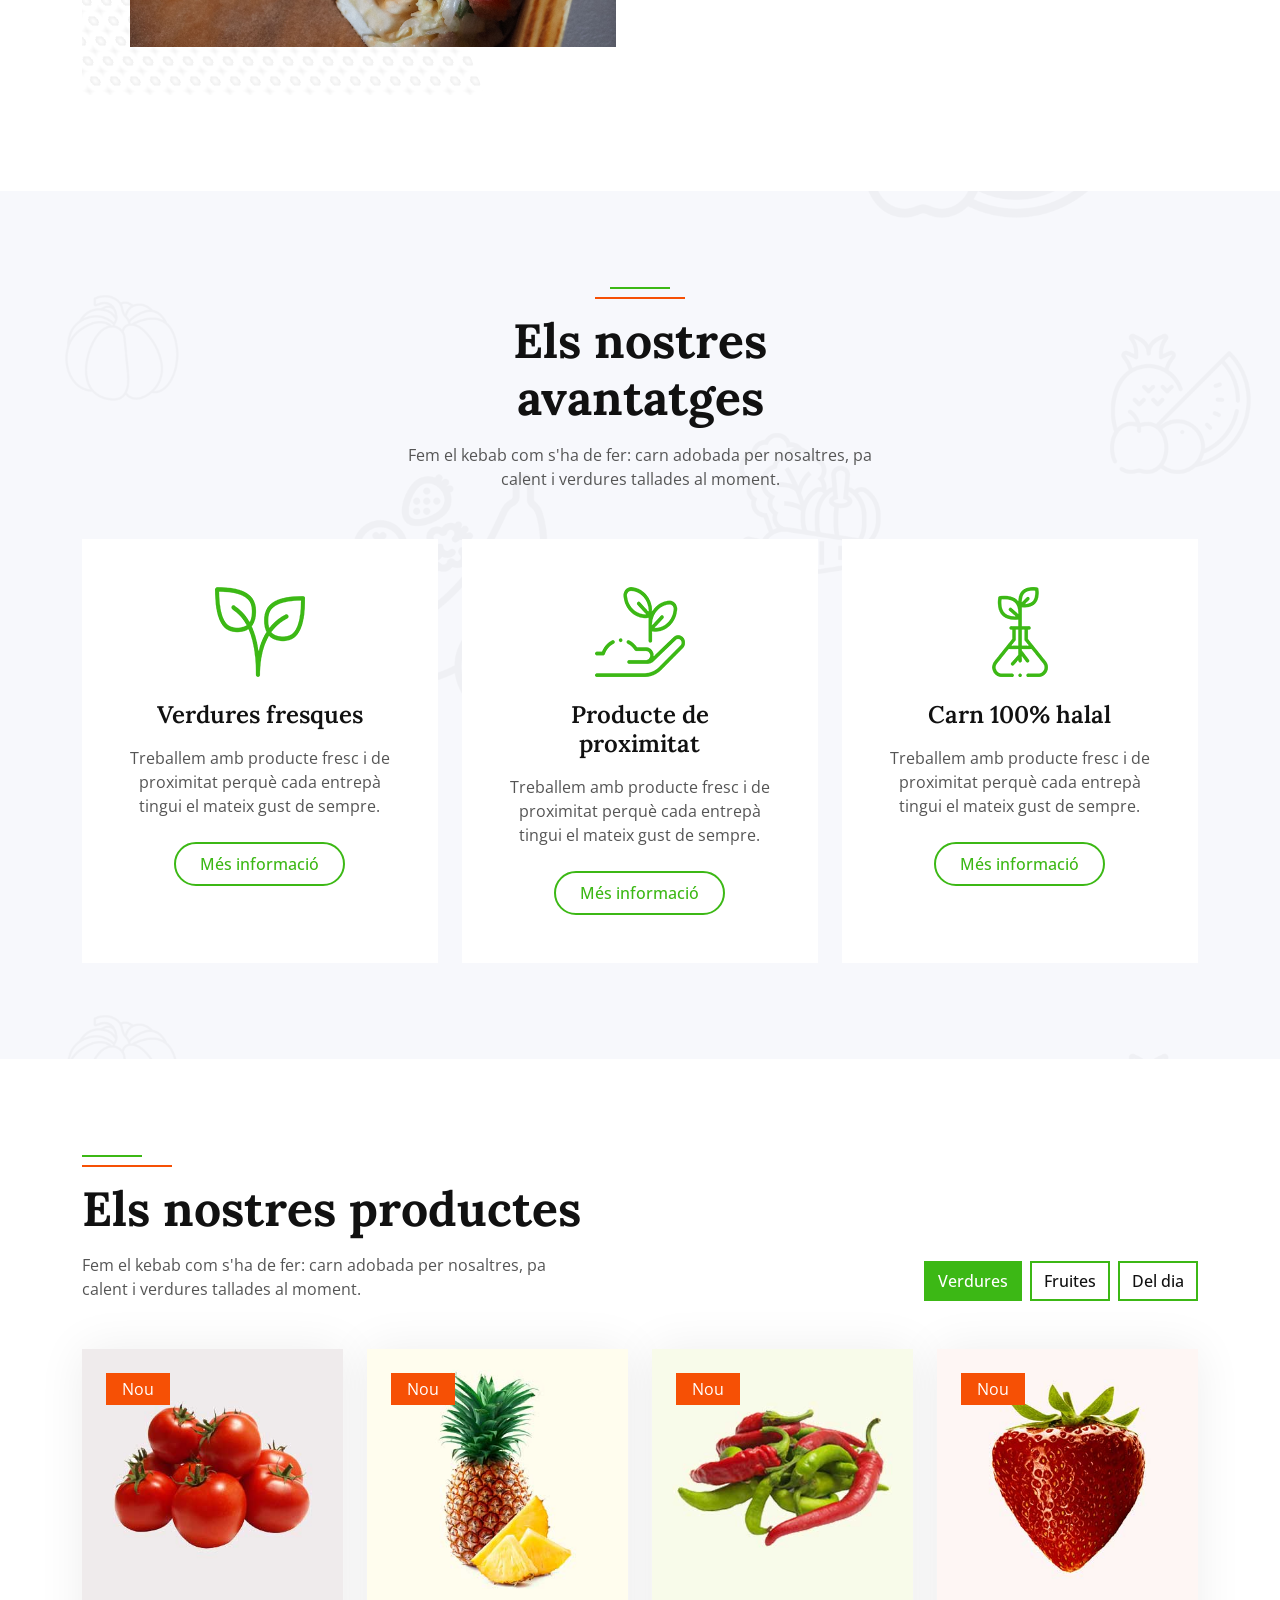
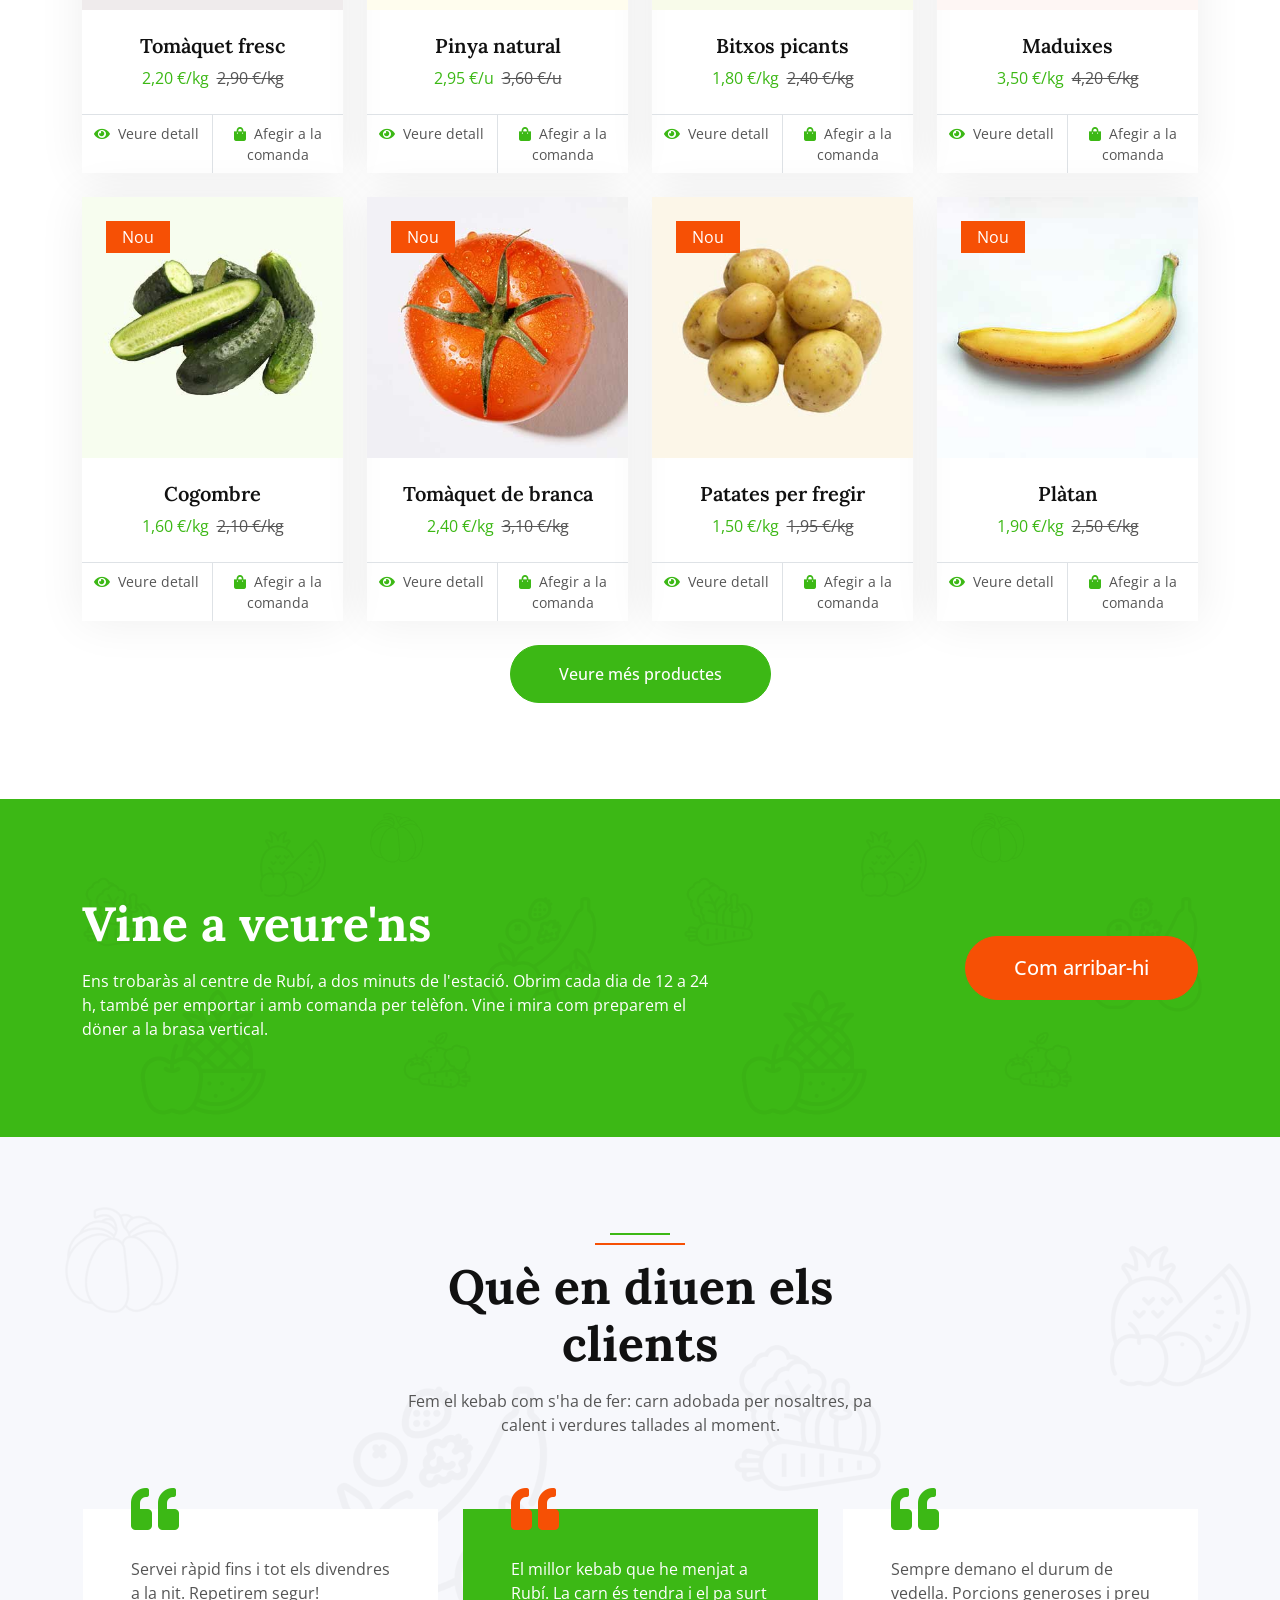
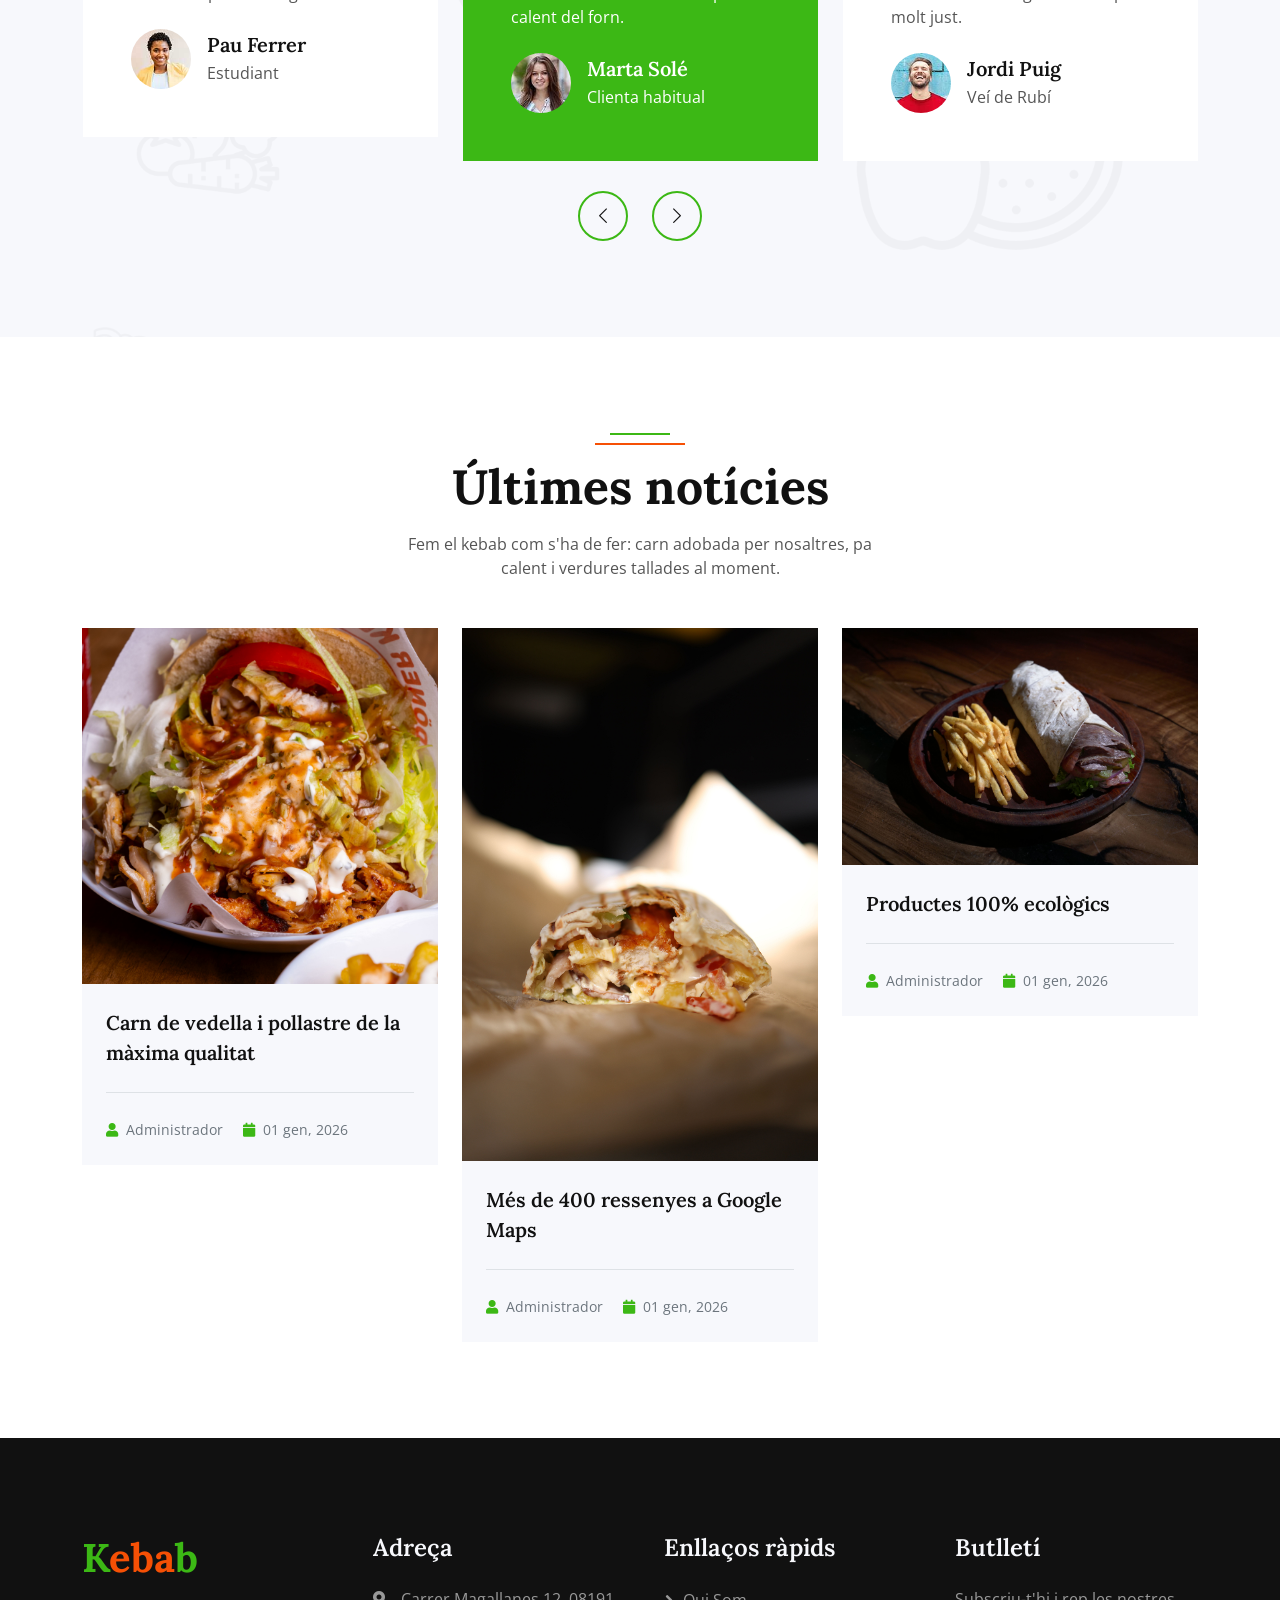
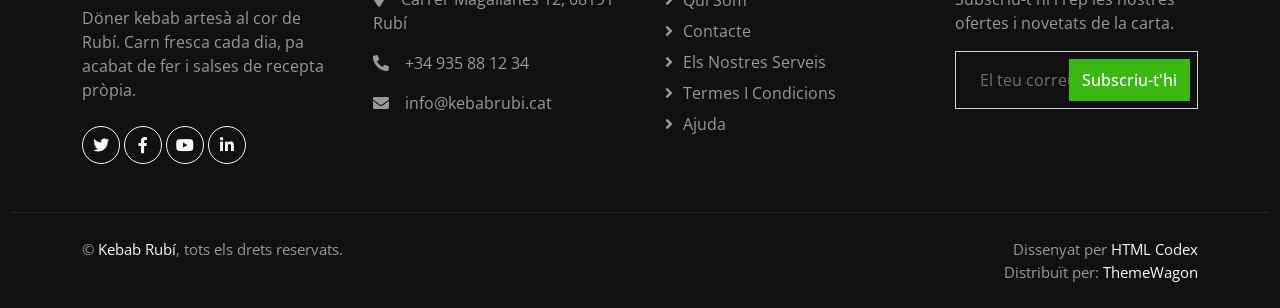
<file: foody2-1.0.0/index.html>
<!DOCTYPE html>
<html lang="ca">

<head>
    <meta charset="utf-8">
    <title>Kebab Rubí - El millor döner kebab de Rubí</title>
    <meta content="width=device-width, initial-scale=1.0" name="viewport">
    <meta content="kebab, döner, durum, Rubí, menjar per emportar, pa de pita" name="keywords">
    <meta content="Döner kebab artesà a Rubí: carn fresca cada dia, pa acabat de fer i verdures de proximitat." name="description">

    <!-- Favicon -->
    <link href="img/favicon.ico" rel="icon">

    <!-- Google Web Fonts -->
    <link rel="preconnect" href="https://fonts.googleapis.com">
    <link rel="preconnect" href="https://fonts.gstatic.com" crossorigin>
    <link href="https://fonts.googleapis.com/css2?family=Open+Sans:wght@400;500&family=Lora:wght@600;700&display=swap" rel="stylesheet"> 

    <!-- Icon Font Stylesheet -->
    <link href="https://cdnjs.cloudflare.com/ajax/libs/font-awesome/5.10.0/css/all.min.css" rel="stylesheet">
    <link href="https://cdn.jsdelivr.net/npm/bootstrap-icons@1.4.1/font/bootstrap-icons.css" rel="stylesheet">

    <!-- Libraries Stylesheet -->
    <link href="lib/animate/animate.min.css" rel="stylesheet">
    <link href="lib/owlcarousel/assets/owl.carousel.min.css" rel="stylesheet">

    <!-- Customized Bootstrap Stylesheet -->
    <link href="css/bootstrap.min.css" rel="stylesheet">

    <!-- Template Stylesheet -->
    <link href="css/style.css" rel="stylesheet">
</head>

<body>
    <!-- Spinner Start -->
    <div id="spinner" class="show bg-white position-fixed translate-middle w-100 vh-100 top-50 start-50 d-flex align-items-center justify-content-center">
        <div class="spinner-border text-primary" role="status"></div>
    </div>
    <!-- Spinner End -->


    <!-- Navbar Start -->
    <div class="container-fluid fixed-top px-0 wow fadeIn" data-wow-delay="0.1s">
        <div class="top-bar row gx-0 align-items-center d-none d-lg-flex">
            <div class="col-lg-6 px-5 text-start">
                <small><i class="fa fa-map-marker-alt me-2"></i>Carrer Magallanes 12, 08191 Rubí</small>
                <small class="ms-4"><i class="fa fa-envelope me-2"></i>info@kebabrubi.cat</small>
            </div>
            <div class="col-lg-6 px-5 text-end">
                <small>Segueix-nos:</small>
                <a class="text-body ms-3" href=""><i class="fab fa-facebook-f"></i></a>
                <a class="text-body ms-3" href=""><i class="fab fa-twitter"></i></a>
                <a class="text-body ms-3" href=""><i class="fab fa-linkedin-in"></i></a>
                <a class="text-body ms-3" href=""><i class="fab fa-instagram"></i></a>
            </div>
        </div>

        <nav class="navbar navbar-expand-lg navbar-light py-lg-0 px-lg-5 wow fadeIn" data-wow-delay="0.1s">
            <a href="index.html" class="navbar-brand ms-4 ms-lg-0">
                <h1 class="fw-bold text-primary m-0">K<span class="text-secondary">eba</span>b</h1>
            </a>
            <button type="button" class="navbar-toggler me-4" data-bs-toggle="collapse" data-bs-target="#navbarCollapse">
                <span class="navbar-toggler-icon"></span>
            </button>
            <div class="collapse navbar-collapse" id="navbarCollapse">
                <div class="navbar-nav ms-auto p-4 p-lg-0">
                    <a href="index.html" class="nav-item nav-link active">Inici</a>
                    <a href="about.html" class="nav-item nav-link">Qui som</a>
                    <a href="product.html" class="nav-item nav-link">Productes</a>
                    <div class="nav-item dropdown">
                        <a href="#" class="nav-link dropdown-toggle" data-bs-toggle="dropdown">Pàgines</a>
                        <div class="dropdown-menu m-0">
                            <a href="blog.html" class="dropdown-item">Blog</a>
                            <a href="feature.html" class="dropdown-item">Avantatges</a>
                            <a href="testimonial.html" class="dropdown-item">Opinions</a>
                            <a href="404.html" class="dropdown-item">Pàgina 404</a>
                        </div>
                    </div>
                    <a href="contact.html" class="nav-item nav-link">Contacte</a>
                </div>
                <div class="d-none d-lg-flex ms-2">
                    <a class="btn-sm-square bg-white rounded-circle ms-3" href="">
                        <small class="fa fa-search text-body"></small>
                    </a>
                    <a class="btn-sm-square bg-white rounded-circle ms-3" href="">
                        <small class="fa fa-user text-body"></small>
                    </a>
                    <a class="btn-sm-square bg-white rounded-circle ms-3" href="">
                        <small class="fa fa-shopping-bag text-body"></small>
                    </a>
                </div>
            </div>
        </nav>
    </div>
    <!-- Navbar End -->


    <!-- Carousel Start -->
    <div class="container-fluid p-0 mb-5 wow fadeIn" data-wow-delay="0.1s">
        <div id="header-carousel" class="carousel slide" data-bs-ride="carousel">
            <div class="carousel-inner">
                <div class="carousel-item active">
                    <img class="w-100" src="img/carousel-1.jpg" alt="Image">
                    <div class="carousel-caption">
                        <div class="container">
                            <div class="row justify-content-start">
                                <div class="col-lg-7">
                                    <h1 class="display-2 mb-5 animated slideInDown">El millor döner kebab de Rubí</h1>
                                    <a href="" class="btn btn-primary rounded-pill py-sm-3 px-sm-5">Productes</a>
                                    <a href="" class="btn btn-secondary rounded-pill py-sm-3 px-sm-5 ms-3">Comanda online</a>
                                </div>
                            </div>
                        </div>
                    </div>
                </div>
                <div class="carousel-item">
                    <img class="w-100" src="img/carousel-2.jpg" alt="Image">
                    <div class="carousel-caption">
                        <div class="container">
                            <div class="row justify-content-start">
                                <div class="col-lg-7">
                                    <h1 class="display-2 mb-5 animated slideInDown">Carn fresca i pa acabat de fer</h1>
                                    <a href="" class="btn btn-primary rounded-pill py-sm-3 px-sm-5">Productes</a>
                                    <a href="" class="btn btn-secondary rounded-pill py-sm-3 px-sm-5 ms-3">Comanda online</a>
                                </div>
                            </div>
                        </div>
                    </div>
                </div>
            </div>
            <button class="carousel-control-prev" type="button" data-bs-target="#header-carousel"
                data-bs-slide="prev">
                <span class="carousel-control-prev-icon" aria-hidden="true"></span>
                <span class="visually-hidden">Anterior</span>
            </button>
            <button class="carousel-control-next" type="button" data-bs-target="#header-carousel"
                data-bs-slide="next">
                <span class="carousel-control-next-icon" aria-hidden="true"></span>
                <span class="visually-hidden">Següent</span>
            </button>
        </div>
    </div>
    <!-- Carousel End -->


    <!-- About Start -->
    <div class="container-xxl py-5">
        <div class="container">
            <div class="row g-5 align-items-center">
                <div class="col-lg-6 wow fadeIn" data-wow-delay="0.1s">
                    <div class="about-img position-relative overflow-hidden p-5 pe-0">
                        <img class="img-fluid w-100" src="img/about.jpg">
                    </div>
                </div>
                <div class="col-lg-6 wow fadeIn" data-wow-delay="0.5s">
                    <h1 class="display-5 mb-4">El millor Döner Kebab de Rubí</h1>
                    <p class="mb-4">Des del 2010 preparem döner kebab artesà a Rubí. Adobem la carn cada matí, fornegem el pa de pita al local i tallem les verdures al moment. Res precuinat.</p>
                    <p><i class="fa fa-check text-primary me-3"></i>Carn de vedella i pollastre adobada cada dia</p>
                    <p><i class="fa fa-check text-primary me-3"></i>Pa de pita fet al forn del local</p>
                    <p><i class="fa fa-check text-primary me-3"></i>Salses casolanes i opcions vegetarianes</p>
                    <a class="btn btn-primary rounded-pill py-3 px-5 mt-3" href="">Més informació</a>
                </div>
            </div>
        </div>
    </div>
    <!-- About End -->


    <!-- Feature Start -->
    <div class="container-fluid bg-light bg-icon my-5 py-6">
        <div class="container">
            <div class="section-header text-center mx-auto mb-5 wow fadeInUp" data-wow-delay="0.1s" style="max-width: 500px;">
                <h1 class="display-5 mb-3">Els nostres avantatges</h1>
                <p>Fem el kebab com s'ha de fer: carn adobada per nosaltres, pa calent i verdures tallades al moment.</p>
            </div>
            <div class="row g-4">
                <div class="col-lg-4 col-md-6 wow fadeInUp" data-wow-delay="0.1s">
                    <div class="bg-white text-center h-100 p-4 p-xl-5">
                        <img class="img-fluid mb-4" src="img/icon-1.png" alt="">
                        <h4 class="mb-3">Verdures fresques</h4>
                        <p class="mb-4">Treballem amb producte fresc i de proximitat perquè cada entrepà tingui el mateix gust de sempre.</p>
                        <a class="btn btn-outline-primary border-2 py-2 px-4 rounded-pill" href="">Més informació</a>
                    </div>
                </div>
                <div class="col-lg-4 col-md-6 wow fadeInUp" data-wow-delay="0.3s">
                    <div class="bg-white text-center h-100 p-4 p-xl-5">
                        <img class="img-fluid mb-4" src="img/icon-2.png" alt="">
                        <h4 class="mb-3">Producte de proximitat</h4>
                        <p class="mb-4">Treballem amb producte fresc i de proximitat perquè cada entrepà tingui el mateix gust de sempre.</p>
                        <a class="btn btn-outline-primary border-2 py-2 px-4 rounded-pill" href="">Més informació</a>
                    </div>
                </div>
                <div class="col-lg-4 col-md-6 wow fadeInUp" data-wow-delay="0.5s">
                    <div class="bg-white text-center h-100 p-4 p-xl-5">
                        <img class="img-fluid mb-4" src="img/icon-3.png" alt="">
                        <h4 class="mb-3">Carn 100% halal</h4>
                        <p class="mb-4">Treballem amb producte fresc i de proximitat perquè cada entrepà tingui el mateix gust de sempre.</p>
                        <a class="btn btn-outline-primary border-2 py-2 px-4 rounded-pill" href="">Més informació</a>
                    </div>
                </div>
            </div>
        </div>
    </div>
    <!-- Feature End -->


    <!-- Product Start -->
    <div class="container-xxl py-5">
        <div class="container">
            <div class="row g-0 gx-5 align-items-end">
                <div class="col-lg-6">
                    <div class="section-header text-start mb-5 wow fadeInUp" data-wow-delay="0.1s" style="max-width: 500px;">
                        <h1 class="display-5 mb-3">Els nostres productes</h1>
                        <p>Fem el kebab com s'ha de fer: carn adobada per nosaltres, pa calent i verdures tallades al moment.</p>
                    </div>
                </div>
                <div class="col-lg-6 text-start text-lg-end wow slideInRight" data-wow-delay="0.1s">
                    <ul class="nav nav-pills d-inline-flex justify-content-end mb-5">
                        <li class="nav-item me-2">
                            <a class="btn btn-outline-primary border-2 active" data-bs-toggle="pill" href="#tab-1">Verdures</a>
                        </li>
                        <li class="nav-item me-2">
                            <a class="btn btn-outline-primary border-2" data-bs-toggle="pill" href="#tab-2">Fruites</a>
                        </li>
                        <li class="nav-item me-0">
                            <a class="btn btn-outline-primary border-2" data-bs-toggle="pill" href="#tab-3">Del dia</a>
                        </li>
                    </ul>
                </div>
            </div>
            <div class="tab-content">
                <div id="tab-1" class="tab-pane fade show p-0 active">
                    <div class="row g-4">
                        <div class="col-xl-3 col-lg-4 col-md-6 wow fadeInUp" data-wow-delay="0.1s">
                            <div class="product-item">
                                <div class="position-relative bg-light overflow-hidden">
                                    <img class="img-fluid w-100" src="img/product-1.jpg" alt="">
                                    <div class="bg-secondary rounded text-white position-absolute start-0 top-0 m-4 py-1 px-3">Nou</div>
                                </div>
                                <div class="text-center p-4">
                                    <a class="d-block h5 mb-2" href="">Tomàquet fresc</a>
                                    <span class="text-primary me-1">2,20 €/kg</span>
                                    <span class="text-body text-decoration-line-through">2,90 €/kg</span>
                                </div>
                                <div class="d-flex border-top">
                                    <small class="w-50 text-center border-end py-2">
                                        <a class="text-body" href=""><i class="fa fa-eye text-primary me-2"></i>Veure detall</a>
                                    </small>
                                    <small class="w-50 text-center py-2">
                                        <a class="text-body" href=""><i class="fa fa-shopping-bag text-primary me-2"></i>Afegir a la comanda</a>
                                    </small>
                                </div>
                            </div>
                        </div>
                        <div class="col-xl-3 col-lg-4 col-md-6 wow fadeInUp" data-wow-delay="0.3s">
                            <div class="product-item">
                                <div class="position-relative bg-light overflow-hidden">
                                    <img class="img-fluid w-100" src="img/product-2.jpg" alt="">
                                    <div class="bg-secondary rounded text-white position-absolute start-0 top-0 m-4 py-1 px-3">Nou</div>
                                </div>
                                <div class="text-center p-4">
                                    <a class="d-block h5 mb-2" href="">Pinya natural</a>
                                    <span class="text-primary me-1">2,95 €/u</span>
                                    <span class="text-body text-decoration-line-through">3,60 €/u</span>
                                </div>
                                <div class="d-flex border-top">
                                    <small class="w-50 text-center border-end py-2">
                                        <a class="text-body" href=""><i class="fa fa-eye text-primary me-2"></i>Veure detall</a>
                                    </small>
                                    <small class="w-50 text-center py-2">
                                        <a class="text-body" href=""><i class="fa fa-shopping-bag text-primary me-2"></i>Afegir a la comanda</a>
                                    </small>
                                </div>
                            </div>
                        </div>
                        <div class="col-xl-3 col-lg-4 col-md-6 wow fadeInUp" data-wow-delay="0.5s">
                            <div class="product-item">
                                <div class="position-relative bg-light overflow-hidden">
                                    <img class="img-fluid w-100" src="img/product-3.jpg" alt="">
                                    <div class="bg-secondary rounded text-white position-absolute start-0 top-0 m-4 py-1 px-3">Nou</div>
                                </div>
                                <div class="text-center p-4">
                                    <a class="d-block h5 mb-2" href="">Bitxos picants</a>
                                    <span class="text-primary me-1">1,80 €/kg</span>
                                    <span class="text-body text-decoration-line-through">2,40 €/kg</span>
                                </div>
                                <div class="d-flex border-top">
                                    <small class="w-50 text-center border-end py-2">
                                        <a class="text-body" href=""><i class="fa fa-eye text-primary me-2"></i>Veure detall</a>
                                    </small>
                                    <small class="w-50 text-center py-2">
                                        <a class="text-body" href=""><i class="fa fa-shopping-bag text-primary me-2"></i>Afegir a la comanda</a>
                                    </small>
                                </div>
                            </div>
                        </div>
                        <div class="col-xl-3 col-lg-4 col-md-6 wow fadeInUp" data-wow-delay="0.7s">
                            <div class="product-item">
                                <div class="position-relative bg-light overflow-hidden">
                                    <img class="img-fluid w-100" src="img/product-4.jpg" alt="">
                                    <div class="bg-secondary rounded text-white position-absolute start-0 top-0 m-4 py-1 px-3">Nou</div>
                                </div>
                                <div class="text-center p-4">
                                    <a class="d-block h5 mb-2" href="">Maduixes</a>
                                    <span class="text-primary me-1">3,50 €/kg</span>
                                    <span class="text-body text-decoration-line-through">4,20 €/kg</span>
                                </div>
                                <div class="d-flex border-top">
                                    <small class="w-50 text-center border-end py-2">
                                        <a class="text-body" href=""><i class="fa fa-eye text-primary me-2"></i>Veure detall</a>
                                    </small>
                                    <small class="w-50 text-center py-2">
                                        <a class="text-body" href=""><i class="fa fa-shopping-bag text-primary me-2"></i>Afegir a la comanda</a>
                                    </small>
                                </div>
                            </div>
                        </div>
                        <div class="col-xl-3 col-lg-4 col-md-6 wow fadeInUp" data-wow-delay="0.1s">
                            <div class="product-item">
                                <div class="position-relative bg-light overflow-hidden">
                                    <img class="img-fluid w-100" src="img/product-5.jpg" alt="">
                                    <div class="bg-secondary rounded text-white position-absolute start-0 top-0 m-4 py-1 px-3">Nou</div>
                                </div>
                                <div class="text-center p-4">
                                    <a class="d-block h5 mb-2" href="">Cogombre</a>
                                    <span class="text-primary me-1">1,60 €/kg</span>
                                    <span class="text-body text-decoration-line-through">2,10 €/kg</span>
                                </div>
                                <div class="d-flex border-top">
                                    <small class="w-50 text-center border-end py-2">
                                        <a class="text-body" href=""><i class="fa fa-eye text-primary me-2"></i>Veure detall</a>
                                    </small>
                                    <small class="w-50 text-center py-2">
                                        <a class="text-body" href=""><i class="fa fa-shopping-bag text-primary me-2"></i>Afegir a la comanda</a>
                                    </small>
                                </div>
                            </div>
                        </div>
                        <div class="col-xl-3 col-lg-4 col-md-6 wow fadeInUp" data-wow-delay="0.3s">
                            <div class="product-item">
                                <div class="position-relative bg-light overflow-hidden">
                                    <img class="img-fluid w-100" src="img/product-6.jpg" alt="">
                                    <div class="bg-secondary rounded text-white position-absolute start-0 top-0 m-4 py-1 px-3">Nou</div>
                                </div>
                                <div class="text-center p-4">
                                    <a class="d-block h5 mb-2" href="">Tomàquet de branca</a>
                                    <span class="text-primary me-1">2,40 €/kg</span>
                                    <span class="text-body text-decoration-line-through">3,10 €/kg</span>
                                </div>
                                <div class="d-flex border-top">
                                    <small class="w-50 text-center border-end py-2">
                                        <a class="text-body" href=""><i class="fa fa-eye text-primary me-2"></i>Veure detall</a>
                                    </small>
                                    <small class="w-50 text-center py-2">
                                        <a class="text-body" href=""><i class="fa fa-shopping-bag text-primary me-2"></i>Afegir a la comanda</a>
                                    </small>
                                </div>
                            </div>
                        </div>
                        <div class="col-xl-3 col-lg-4 col-md-6 wow fadeInUp" data-wow-delay="0.5s">
                            <div class="product-item">
                                <div class="position-relative bg-light overflow-hidden">
                                    <img class="img-fluid w-100" src="img/product-7.jpg" alt="">
                                    <div class="bg-secondary rounded text-white position-absolute start-0 top-0 m-4 py-1 px-3">Nou</div>
                                </div>
                                <div class="text-center p-4">
                                    <a class="d-block h5 mb-2" href="">Patates per fregir</a>
                                    <span class="text-primary me-1">1,50 €/kg</span>
                                    <span class="text-body text-decoration-line-through">1,95 €/kg</span>
                                </div>
                                <div class="d-flex border-top">
                                    <small class="w-50 text-center border-end py-2">
                                        <a class="text-body" href=""><i class="fa fa-eye text-primary me-2"></i>Veure detall</a>
                                    </small>
                                    <small class="w-50 text-center py-2">
                                        <a class="text-body" href=""><i class="fa fa-shopping-bag text-primary me-2"></i>Afegir a la comanda</a>
                                    </small>
                                </div>
                            </div>
                        </div>
                        <div class="col-xl-3 col-lg-4 col-md-6 wow fadeInUp" data-wow-delay="0.7s">
                            <div class="product-item">
                                <div class="position-relative bg-light overflow-hidden">
                                    <img class="img-fluid w-100" src="img/product-8.jpg" alt="">
                                    <div class="bg-secondary rounded text-white position-absolute start-0 top-0 m-4 py-1 px-3">Nou</div>
                                </div>
                                <div class="text-center p-4">
                                    <a class="d-block h5 mb-2" href="">Plàtan</a>
                                    <span class="text-primary me-1">1,90 €/kg</span>
                                    <span class="text-body text-decoration-line-through">2,50 €/kg</span>
                                </div>
                                <div class="d-flex border-top">
                                    <small class="w-50 text-center border-end py-2">
                                        <a class="text-body" href=""><i class="fa fa-eye text-primary me-2"></i>Veure detall</a>
                                    </small>
                                    <small class="w-50 text-center py-2">
                                        <a class="text-body" href=""><i class="fa fa-shopping-bag text-primary me-2"></i>Afegir a la comanda</a>
                                    </small>
                                </div>
                            </div>
                        </div>
                        <div class="col-12 text-center wow fadeInUp" data-wow-delay="0.1s">
                            <a class="btn btn-primary rounded-pill py-3 px-5" href="">Veure més productes</a>
                        </div>
                    </div>
                </div>
                <div id="tab-2" class="tab-pane fade show p-0">
                    <div class="row g-4">
                        <div class="col-xl-3 col-lg-4 col-md-6">
                            <div class="product-item">
                                <div class="position-relative bg-light overflow-hidden">
                                    <img class="img-fluid w-100" src="img/product-1.jpg" alt="">
                                    <div class="bg-secondary rounded text-white position-absolute start-0 top-0 m-4 py-1 px-3">Nou</div>
                                </div>
                                <div class="text-center p-4">
                                    <a class="d-block h5 mb-2" href="">Tomàquet fresc</a>
                                    <span class="text-primary me-1">2,20 €/kg</span>
                                    <span class="text-body text-decoration-line-through">2,90 €/kg</span>
                                </div>
                                <div class="d-flex border-top">
                                    <small class="w-50 text-center border-end py-2">
                                        <a class="text-body" href=""><i class="fa fa-eye text-primary me-2"></i>Veure detall</a>
                                    </small>
                                    <small class="w-50 text-center py-2">
                                        <a class="text-body" href=""><i class="fa fa-shopping-bag text-primary me-2"></i>Afegir a la comanda</a>
                                    </small>
                                </div>
                            </div>
                        </div>
                        <div class="col-xl-3 col-lg-4 col-md-6">
                            <div class="product-item">
                                <div class="position-relative bg-light overflow-hidden">
                                    <img class="img-fluid w-100" src="img/product-2.jpg" alt="">
                                    <div class="bg-secondary rounded text-white position-absolute start-0 top-0 m-4 py-1 px-3">Nou</div>
                                </div>
                                <div class="text-center p-4">
                                    <a class="d-block h5 mb-2" href="">Pinya natural</a>
                                    <span class="text-primary me-1">2,95 €/u</span>
                                    <span class="text-body text-decoration-line-through">3,60 €/u</span>
                                </div>
                                <div class="d-flex border-top">
                                    <small class="w-50 text-center border-end py-2">
                                        <a class="text-body" href=""><i class="fa fa-eye text-primary me-2"></i>Veure detall</a>
                                    </small>
                                    <small class="w-50 text-center py-2">
                                        <a class="text-body" href=""><i class="fa fa-shopping-bag text-primary me-2"></i>Afegir a la comanda</a>
                                    </small>
                                </div>
                            </div>
                        </div>
                        <div class="col-xl-3 col-lg-4 col-md-6">
                            <div class="product-item">
                                <div class="position-relative bg-light overflow-hidden">
                                    <img class="img-fluid w-100" src="img/product-3.jpg" alt="">
                                    <div class="bg-secondary rounded text-white position-absolute start-0 top-0 m-4 py-1 px-3">Nou</div>
                                </div>
                                <div class="text-center p-4">
                                    <a class="d-block h5 mb-2" href="">Bitxos picants</a>
                                    <span class="text-primary me-1">1,80 €/kg</span>
                                    <span class="text-body text-decoration-line-through">2,40 €/kg</span>
                                </div>
                                <div class="d-flex border-top">
                                    <small class="w-50 text-center border-end py-2">
                                        <a class="text-body" href=""><i class="fa fa-eye text-primary me-2"></i>Veure detall</a>
                                    </small>
                                    <small class="w-50 text-center py-2">
                                        <a class="text-body" href=""><i class="fa fa-shopping-bag text-primary me-2"></i>Afegir a la comanda</a>
                                    </small>
                                </div>
                            </div>
                        </div>
                        <div class="col-xl-3 col-lg-4 col-md-6">
                            <div class="product-item">
                                <div class="position-relative bg-light overflow-hidden">
                                    <img class="img-fluid w-100" src="img/product-4.jpg" alt="">
                                    <div class="bg-secondary rounded text-white position-absolute start-0 top-0 m-4 py-1 px-3">Nou</div>
                                </div>
                                <div class="text-center p-4">
                                    <a class="d-block h5 mb-2" href="">Maduixes</a>
                                    <span class="text-primary me-1">3,50 €/kg</span>
                                    <span class="text-body text-decoration-line-through">4,20 €/kg</span>
                                </div>
                                <div class="d-flex border-top">
                                    <small class="w-50 text-center border-end py-2">
                                        <a class="text-body" href=""><i class="fa fa-eye text-primary me-2"></i>Veure detall</a>
                                    </small>
                                    <small class="w-50 text-center py-2">
                                        <a class="text-body" href=""><i class="fa fa-shopping-bag text-primary me-2"></i>Afegir a la comanda</a>
                                    </small>
                                </div>
                            </div>
                        </div>
                        <div class="col-xl-3 col-lg-4 col-md-6">
                            <div class="product-item">
                                <div class="position-relative bg-light overflow-hidden">
                                    <img class="img-fluid w-100" src="img/product-5.jpg" alt="">
                                    <div class="bg-secondary rounded text-white position-absolute start-0 top-0 m-4 py-1 px-3">Nou</div>
                                </div>
                                <div class="text-center p-4">
                                    <a class="d-block h5 mb-2" href="">Cogombre</a>
                                    <span class="text-primary me-1">1,60 €/kg</span>
                                    <span class="text-body text-decoration-line-through">2,10 €/kg</span>
                                </div>
                                <div class="d-flex border-top">
                                    <small class="w-50 text-center border-end py-2">
                                        <a class="text-body" href=""><i class="fa fa-eye text-primary me-2"></i>Veure detall</a>
                                    </small>
                                    <small class="w-50 text-center py-2">
                                        <a class="text-body" href=""><i class="fa fa-shopping-bag text-primary me-2"></i>Afegir a la comanda</a>
                                    </small>
                                </div>
                            </div>
                        </div>
                        <div class="col-xl-3 col-lg-4 col-md-6">
                            <div class="product-item">
                                <div class="position-relative bg-light overflow-hidden">
                                    <img class="img-fluid w-100" src="img/product-6.jpg" alt="">
                                    <div class="bg-secondary rounded text-white position-absolute start-0 top-0 m-4 py-1 px-3">Nou</div>
                                </div>
                                <div class="text-center p-4">
                                    <a class="d-block h5 mb-2" href="">Tomàquet de branca</a>
                                    <span class="text-primary me-1">2,40 €/kg</span>
                                    <span class="text-body text-decoration-line-through">3,10 €/kg</span>
                                </div>
                                <div class="d-flex border-top">
                                    <small class="w-50 text-center border-end py-2">
                                        <a class="text-body" href=""><i class="fa fa-eye text-primary me-2"></i>Veure detall</a>
                                    </small>
                                    <small class="w-50 text-center py-2">
                                        <a class="text-body" href=""><i class="fa fa-shopping-bag text-primary me-2"></i>Afegir a la comanda</a>
                                    </small>
                                </div>
                            </div>
                        </div>
                        <div class="col-xl-3 col-lg-4 col-md-6">
                            <div class="product-item">
                                <div class="position-relative bg-light overflow-hidden">
                                    <img class="img-fluid w-100" src="img/product-7.jpg" alt="">
                                    <div class="bg-secondary rounded text-white position-absolute start-0 top-0 m-4 py-1 px-3">Nou</div>
                                </div>
                                <div class="text-center p-4">
                                    <a class="d-block h5 mb-2" href="">Patates per fregir</a>
                                    <span class="text-primary me-1">1,50 €/kg</span>
                                    <span class="text-body text-decoration-line-through">1,95 €/kg</span>
                                </div>
                                <div class="d-flex border-top">
                                    <small class="w-50 text-center border-end py-2">
                                        <a class="text-body" href=""><i class="fa fa-eye text-primary me-2"></i>Veure detall</a>
                                    </small>
                                    <small class="w-50 text-center py-2">
                                        <a class="text-body" href=""><i class="fa fa-shopping-bag text-primary me-2"></i>Afegir a la comanda</a>
                                    </small>
                                </div>
                            </div>
                        </div>
                        <div class="col-xl-3 col-lg-4 col-md-6">
                            <div class="product-item">
                                <div class="position-relative bg-light overflow-hidden">
                                    <img class="img-fluid w-100" src="img/product-8.jpg" alt="">
                                    <div class="bg-secondary rounded text-white position-absolute start-0 top-0 m-4 py-1 px-3">Nou</div>
                                </div>
                                <div class="text-center p-4">
                                    <a class="d-block h5 mb-2" href="">Plàtan</a>
                                    <span class="text-primary me-1">1,90 €/kg</span>
                                    <span class="text-body text-decoration-line-through">2,50 €/kg</span>
                                </div>
                                <div class="d-flex border-top">
                                    <small class="w-50 text-center border-end py-2">
                                        <a class="text-body" href=""><i class="fa fa-eye text-primary me-2"></i>Veure detall</a>
                                    </small>
                                    <small class="w-50 text-center py-2">
                                        <a class="text-body" href=""><i class="fa fa-shopping-bag text-primary me-2"></i>Afegir a la comanda</a>
                                    </small>
                                </div>
                            </div>
                        </div>
                        <div class="col-12 text-center">
                            <a class="btn btn-primary rounded-pill py-3 px-5" href="">Veure més productes</a>
                        </div>
                    </div>
                </div>
                <div id="tab-3" class="tab-pane fade show p-0">
                    <div class="row g-4">
                        <div class="col-xl-3 col-lg-4 col-md-6">
                            <div class="product-item">
                                <div class="position-relative bg-light overflow-hidden">
                                    <img class="img-fluid w-100" src="img/product-1.jpg" alt="">
                                    <div class="bg-secondary rounded text-white position-absolute start-0 top-0 m-4 py-1 px-3">Nou</div>
                                </div>
                                <div class="text-center p-4">
                                    <a class="d-block h5 mb-2" href="">Tomàquet fresc</a>
                                    <span class="text-primary me-1">2,20 €/kg</span>
                                    <span class="text-body text-decoration-line-through">2,90 €/kg</span>
                                </div>
                                <div class="d-flex border-top">
                                    <small class="w-50 text-center border-end py-2">
                                        <a class="text-body" href=""><i class="fa fa-eye text-primary me-2"></i>Veure detall</a>
                                    </small>
                                    <small class="w-50 text-center py-2">
                                        <a class="text-body" href=""><i class="fa fa-shopping-bag text-primary me-2"></i>Afegir a la comanda</a>
                                    </small>
                                </div>
                            </div>
                        </div>
                        <div class="col-xl-3 col-lg-4 col-md-6">
                            <div class="product-item">
                                <div class="position-relative bg-light overflow-hidden">
                                    <img class="img-fluid w-100" src="img/product-2.jpg" alt="">
                                    <div class="bg-secondary rounded text-white position-absolute start-0 top-0 m-4 py-1 px-3">Nou</div>
                                </div>
                                <div class="text-center p-4">
                                    <a class="d-block h5 mb-2" href="">Pinya natural</a>
                                    <span class="text-primary me-1">2,95 €/u</span>
                                    <span class="text-body text-decoration-line-through">3,60 €/u</span>
                                </div>
                                <div class="d-flex border-top">
                                    <small class="w-50 text-center border-end py-2">
                                        <a class="text-body" href=""><i class="fa fa-eye text-primary me-2"></i>Veure detall</a>
                                    </small>
                                    <small class="w-50 text-center py-2">
                                        <a class="text-body" href=""><i class="fa fa-shopping-bag text-primary me-2"></i>Afegir a la comanda</a>
                                    </small>
                                </div>
                            </div>
                        </div>
                        <div class="col-xl-3 col-lg-4 col-md-6">
                            <div class="product-item">
                                <div class="position-relative bg-light overflow-hidden">
                                    <img class="img-fluid w-100" src="img/product-3.jpg" alt="">
                                    <div class="bg-secondary rounded text-white position-absolute start-0 top-0 m-4 py-1 px-3">Nou</div>
                                </div>
                                <div class="text-center p-4">
                                    <a class="d-block h5 mb-2" href="">Bitxos picants</a>
                                    <span class="text-primary me-1">1,80 €/kg</span>
                                    <span class="text-body text-decoration-line-through">2,40 €/kg</span>
                                </div>
                                <div class="d-flex border-top">
                                    <small class="w-50 text-center border-end py-2">
                                        <a class="text-body" href=""><i class="fa fa-eye text-primary me-2"></i>Veure detall</a>
                                    </small>
                                    <small class="w-50 text-center py-2">
                                        <a class="text-body" href=""><i class="fa fa-shopping-bag text-primary me-2"></i>Afegir a la comanda</a>
                                    </small>
                                </div>
                            </div>
                        </div>
                        <div class="col-xl-3 col-lg-4 col-md-6">
                            <div class="product-item">
                                <div class="position-relative bg-light overflow-hidden">
                                    <img class="img-fluid w-100" src="img/product-4.jpg" alt="">
                                    <div class="bg-secondary rounded text-white position-absolute start-0 top-0 m-4 py-1 px-3">Nou</div>
                                </div>
                                <div class="text-center p-4">
                                    <a class="d-block h5 mb-2" href="">Maduixes</a>
                                    <span class="text-primary me-1">3,50 €/kg</span>
                                    <span class="text-body text-decoration-line-through">4,20 €/kg</span>
                                </div>
                                <div class="d-flex border-top">
                                    <small class="w-50 text-center border-end py-2">
                                        <a class="text-body" href=""><i class="fa fa-eye text-primary me-2"></i>Veure detall</a>
                                    </small>
                                    <small class="w-50 text-center py-2">
                                        <a class="text-body" href=""><i class="fa fa-shopping-bag text-primary me-2"></i>Afegir a la comanda</a>
                                    </small>
                                </div>
                            </div>
                        </div>
                        <div class="col-xl-3 col-lg-4 col-md-6">
                            <div class="product-item">
                                <div class="position-relative bg-light overflow-hidden">
                                    <img class="img-fluid w-100" src="img/product-5.jpg" alt="">
                                    <div class="bg-secondary rounded text-white position-absolute start-0 top-0 m-4 py-1 px-3">Nou</div>
                                </div>
                                <div class="text-center p-4">
                                    <a class="d-block h5 mb-2" href="">Cogombre</a>
                                    <span class="text-primary me-1">1,60 €/kg</span>
                                    <span class="text-body text-decoration-line-through">2,10 €/kg</span>
                                </div>
                                <div class="d-flex border-top">
                                    <small class="w-50 text-center border-end py-2">
                                        <a class="text-body" href=""><i class="fa fa-eye text-primary me-2"></i>Veure detall</a>
                                    </small>
                                    <small class="w-50 text-center py-2">
                                        <a class="text-body" href=""><i class="fa fa-shopping-bag text-primary me-2"></i>Afegir a la comanda</a>
                                    </small>
                                </div>
                            </div>
                        </div>
                        <div class="col-xl-3 col-lg-4 col-md-6">
                            <div class="product-item">
                                <div class="position-relative bg-light overflow-hidden">
                                    <img class="img-fluid w-100" src="img/product-6.jpg" alt="">
                                    <div class="bg-secondary rounded text-white position-absolute start-0 top-0 m-4 py-1 px-3">Nou</div>
                                </div>
                                <div class="text-center p-4">
                                    <a class="d-block h5 mb-2" href="">Tomàquet de branca</a>
                                    <span class="text-primary me-1">2,40 €/kg</span>
                                    <span class="text-body text-decoration-line-through">3,10 €/kg</span>
                                </div>
                                <div class="d-flex border-top">
                                    <small class="w-50 text-center border-end py-2">
                                        <a class="text-body" href=""><i class="fa fa-eye text-primary me-2"></i>Veure detall</a>
                                    </small>
                                    <small class="w-50 text-center py-2">
                                        <a class="text-body" href=""><i class="fa fa-shopping-bag text-primary me-2"></i>Afegir a la comanda</a>
                                    </small>
                                </div>
                            </div>
                        </div>
                        <div class="col-xl-3 col-lg-4 col-md-6">
                            <div class="product-item">
                                <div class="position-relative bg-light overflow-hidden">
                                    <img class="img-fluid w-100" src="img/product-7.jpg" alt="">
                                    <div class="bg-secondary rounded text-white position-absolute start-0 top-0 m-4 py-1 px-3">Nou</div>
                                </div>
                                <div class="text-center p-4">
                                    <a class="d-block h5 mb-2" href="">Patates per fregir</a>
                                    <span class="text-primary me-1">1,50 €/kg</span>
                                    <span class="text-body text-decoration-line-through">1,95 €/kg</span>
                                </div>
                                <div class="d-flex border-top">
                                    <small class="w-50 text-center border-end py-2">
                                        <a class="text-body" href=""><i class="fa fa-eye text-primary me-2"></i>Veure detall</a>
                                    </small>
                                    <small class="w-50 text-center py-2">
                                        <a class="text-body" href=""><i class="fa fa-shopping-bag text-primary me-2"></i>Afegir a la comanda</a>
                                    </small>
                                </div>
                            </div>
                        </div>
                        <div class="col-xl-3 col-lg-4 col-md-6">
                            <div class="product-item">
                                <div class="position-relative bg-light overflow-hidden">
                                    <img class="img-fluid w-100" src="img/product-8.jpg" alt="">
                                    <div class="bg-secondary rounded text-white position-absolute start-0 top-0 m-4 py-1 px-3">Nou</div>
                                </div>
                                <div class="text-center p-4">
                                    <a class="d-block h5 mb-2" href="">Plàtan</a>
                                    <span class="text-primary me-1">1,90 €/kg</span>
                                    <span class="text-body text-decoration-line-through">2,50 €/kg</span>
                                </div>
                                <div class="d-flex border-top">
                                    <small class="w-50 text-center border-end py-2">
                                        <a class="text-body" href=""><i class="fa fa-eye text-primary me-2"></i>Veure detall</a>
                                    </small>
                                    <small class="w-50 text-center py-2">
                                        <a class="text-body" href=""><i class="fa fa-shopping-bag text-primary me-2"></i>Afegir a la comanda</a>
                                    </small>
                                </div>
                            </div>
                        </div>
                        <div class="col-12 text-center">
                            <a class="btn btn-primary rounded-pill py-3 px-5" href="">Veure més productes</a>
                        </div>
                    </div>
                </div>
            </div>
        </div>
    </div>
    <!-- Product End -->


    <!-- Firm Visit Start -->
    <div class="container-fluid bg-primary bg-icon mt-5 py-6">
        <div class="container">
            <div class="row g-5 align-items-center">
                <div class="col-md-7 wow fadeIn" data-wow-delay="0.1s">
                    <h1 class="display-5 text-white mb-3">Vine a veure'ns</h1>
                    <p class="text-white mb-0">Ens trobaràs al centre de Rubí, a dos minuts de l'estació. Obrim cada dia de 12 a 24 h, també per emportar i amb comanda per telèfon. Vine i mira com preparem el döner a la brasa vertical.</p>
                </div>
                <div class="col-md-5 text-md-end wow fadeIn" data-wow-delay="0.5s">
                    <a class="btn btn-lg btn-secondary rounded-pill py-3 px-5" href="">Com arribar-hi</a>
                </div>
            </div>
        </div>
    </div>
    <!-- Firm Visit End -->


    <!-- Testimonial Start -->
    <div class="container-fluid bg-light bg-icon py-6 mb-5">
        <div class="container">
            <div class="section-header text-center mx-auto mb-5 wow fadeInUp" data-wow-delay="0.1s" style="max-width: 500px;">
                <h1 class="display-5 mb-3">Què en diuen els clients</h1>
                <p>Fem el kebab com s'ha de fer: carn adobada per nosaltres, pa calent i verdures tallades al moment.</p>
            </div>
            <div class="owl-carousel testimonial-carousel wow fadeInUp" data-wow-delay="0.1s">
                <div class="testimonial-item position-relative bg-white p-5 mt-4">
                    <i class="fa fa-quote-left fa-3x text-primary position-absolute top-0 start-0 mt-n4 ms-5"></i>
                    <p class="mb-4">El millor kebab que he menjat a Rubí. La carn és tendra i el pa surt calent del forn.</p>
                    <div class="d-flex align-items-center">
                        <img class="flex-shrink-0 rounded-circle" src="img/testimonial-1.jpg" alt="">
                        <div class="ms-3">
                            <h5 class="mb-1">Marta Solé</h5>
                            <span>Clienta habitual</span>
                        </div>
                    </div>
                </div>
                <div class="testimonial-item position-relative bg-white p-5 mt-4">
                    <i class="fa fa-quote-left fa-3x text-primary position-absolute top-0 start-0 mt-n4 ms-5"></i>
                    <p class="mb-4">Sempre demano el durum de vedella. Porcions generoses i preu molt just.</p>
                    <div class="d-flex align-items-center">
                        <img class="flex-shrink-0 rounded-circle" src="img/testimonial-2.jpg" alt="">
                        <div class="ms-3">
                            <h5 class="mb-1">Jordi Puig</h5>
                            <span>Veí de Rubí</span>
                        </div>
                    </div>
                </div>
                <div class="testimonial-item position-relative bg-white p-5 mt-4">
                    <i class="fa fa-quote-left fa-3x text-primary position-absolute top-0 start-0 mt-n4 ms-5"></i>
                    <p class="mb-4">Les verdures són fresquíssimes i les salses casolanes fan la diferència.</p>
                    <div class="d-flex align-items-center">
                        <img class="flex-shrink-0 rounded-circle" src="img/testimonial-3.jpg" alt="">
                        <div class="ms-3">
                            <h5 class="mb-1">Nadia El Amrani</h5>
                            <span>Clienta habitual</span>
                        </div>
                    </div>
                </div>
                <div class="testimonial-item position-relative bg-white p-5 mt-4">
                    <i class="fa fa-quote-left fa-3x text-primary position-absolute top-0 start-0 mt-n4 ms-5"></i>
                    <p class="mb-4">Servei ràpid fins i tot els divendres a la nit. Repetirem segur!</p>
                    <div class="d-flex align-items-center">
                        <img class="flex-shrink-0 rounded-circle" src="img/testimonial-4.jpg" alt="">
                        <div class="ms-3">
                            <h5 class="mb-1">Pau Ferrer</h5>
                            <span>Estudiant</span>
                        </div>
                    </div>
                </div>
            </div>
        </div>
    </div>
    <!-- Testimonial End -->


    <!-- Blog Start -->
    <div class="container-xxl py-5">
        <div class="container">
            <div class="section-header text-center mx-auto mb-5 wow fadeInUp" data-wow-delay="0.1s" style="max-width: 500px;">
                <h1 class="display-5 mb-3">Últimes notícies</h1>
                <p>Fem el kebab com s'ha de fer: carn adobada per nosaltres, pa calent i verdures tallades al moment.</p>
            </div>
            <div class="row g-4">
                <div class="col-lg-4 col-md-6 wow fadeInUp" data-wow-delay="0.1s">
                    <img class="img-fluid" src="img/blog-1.jpg" alt="">
                    <div class="bg-light p-4">
                        <a class="d-block h5 lh-base mb-4" href="">Carn de vedella i pollastre de la màxima qualitat</a>
                        <div class="text-muted border-top pt-4">
                            <small class="me-3"><i class="fa fa-user text-primary me-2"></i>Administrador</small>
                            <small class="me-3"><i class="fa fa-calendar text-primary me-2"></i>01 gen, 2026</small>
                        </div>
                    </div>
                </div>
                <div class="col-lg-4 col-md-6 wow fadeInUp" data-wow-delay="0.3s">
                    <img class="img-fluid" src="img/blog-2.jpg" alt="">
                    <div class="bg-light p-4">
                        <a class="d-block h5 lh-base mb-4" href="">Més de 400 ressenyes a Google Maps</a>
                        <div class="text-muted border-top pt-4">
                            <small class="me-3"><i class="fa fa-user text-primary me-2"></i>Administrador</small>
                            <small class="me-3"><i class="fa fa-calendar text-primary me-2"></i>01 gen, 2026</small>
                        </div>
                    </div>
                </div>
                <div class="col-lg-4 col-md-6 wow fadeInUp" data-wow-delay="0.5s">
                    <img class="img-fluid" src="img/blog-3.jpg" alt="">
                    <div class="bg-light p-4">
                        <a class="d-block h5 lh-base mb-4" href="">Productes 100% ecològics</a>
                        <div class="text-muted border-top pt-4">
                            <small class="me-3"><i class="fa fa-user text-primary me-2"></i>Administrador</small>
                            <small class="me-3"><i class="fa fa-calendar text-primary me-2"></i>01 gen, 2026</small>
                        </div>
                    </div>
                </div>
            </div>
        </div>
    </div>
    <!-- Blog End -->


    <!-- Footer Start -->
    <div class="container-fluid bg-dark footer mt-5 pt-5 wow fadeIn" data-wow-delay="0.1s">
        <div class="container py-5">
            <div class="row g-5">
                <div class="col-lg-3 col-md-6">
                    <h1 class="fw-bold text-primary mb-4">K<span class="text-secondary">eba</span>b</h1>
                    <p>Döner kebab artesà al cor de Rubí. Carn fresca cada dia, pa acabat de fer i salses de recepta pròpia.</p>
                    <div class="d-flex pt-2">
                        <a class="btn btn-square btn-outline-light rounded-circle me-1" href=""><i class="fab fa-twitter"></i></a>
                        <a class="btn btn-square btn-outline-light rounded-circle me-1" href=""><i class="fab fa-facebook-f"></i></a>
                        <a class="btn btn-square btn-outline-light rounded-circle me-1" href=""><i class="fab fa-youtube"></i></a>
                        <a class="btn btn-square btn-outline-light rounded-circle me-0" href=""><i class="fab fa-linkedin-in"></i></a>
                    </div>
                </div>
                <div class="col-lg-3 col-md-6">
                    <h4 class="text-light mb-4">Adreça</h4>
                    <p><i class="fa fa-map-marker-alt me-3"></i>Carrer Magallanes 12, 08191 Rubí</p>
                    <p><i class="fa fa-phone-alt me-3"></i>+34 935 88 12 34</p>
                    <p><i class="fa fa-envelope me-3"></i>info@kebabrubi.cat</p>
                </div>
                <div class="col-lg-3 col-md-6">
                    <h4 class="text-light mb-4">Enllaços ràpids</h4>
                    <a class="btn btn-link" href="">Qui som</a>
                    <a class="btn btn-link" href="">Contacte</a>
                    <a class="btn btn-link" href="">Els nostres serveis</a>
                    <a class="btn btn-link" href="">Termes i condicions</a>
                    <a class="btn btn-link" href="">Ajuda</a>
                </div>
                <div class="col-lg-3 col-md-6">
                    <h4 class="text-light mb-4">Butlletí</h4>
                    <p>Subscriu-t'hi i rep les nostres ofertes i novetats de la carta.</p>
                    <div class="position-relative mx-auto" style="max-width: 400px;">
                        <input class="form-control bg-transparent w-100 py-3 ps-4 pe-5" type="text" placeholder="El teu correu">
                        <button type="button" class="btn btn-primary py-2 position-absolute top-0 end-0 mt-2 me-2">Subscriu-t'hi</button>
                    </div>
                </div>
            </div>
        </div>
        <div class="container-fluid copyright">
            <div class="container">
                <div class="row">
                    <div class="col-md-6 text-center text-md-start mb-3 mb-md-0">
                        &copy; <a href="#">Kebab Rubí</a>, tots els drets reservats.
                    </div>
                    <div class="col-md-6 text-center text-md-end">
                        <!--/*** This template is free as long as you keep the footer author’s credit link/attribution link/backlink. If you'd like to use the template without the footer author’s credit link/attribution link/backlink, you can purchase the Credit Removal License from "https://htmlcodex.com/credit-removal". Thank you for your support. ***/-->
                        Dissenyat per <a href="https://htmlcodex.com">HTML Codex</a>
                        <br>Distribuït per: <a href="https://themewagon.com" target="_blank">ThemeWagon</a>
                    </div>
                </div>
            </div>
        </div>
    </div>
    <!-- Footer End -->


    <!-- Back to Top -->
    <a href="#" class="btn btn-lg btn-primary btn-lg-square rounded-circle back-to-top"><i class="bi bi-arrow-up"></i></a>


    <!-- JavaScript Libraries -->
    <script src="https://code.jquery.com/jquery-3.4.1.min.js"></script>
    <script src="https://cdn.jsdelivr.net/npm/bootstrap@5.0.0/dist/js/bootstrap.bundle.min.js"></script>
    <script src="lib/wow/wow.min.js"></script>
    <script src="lib/easing/easing.min.js"></script>
    <script src="lib/waypoints/waypoints.min.js"></script>
    <script src="lib/owlcarousel/owl.carousel.min.js"></script>

    <!-- Template Javascript -->
    <script src="js/main.js"></script>
</body>

</html>
</file>
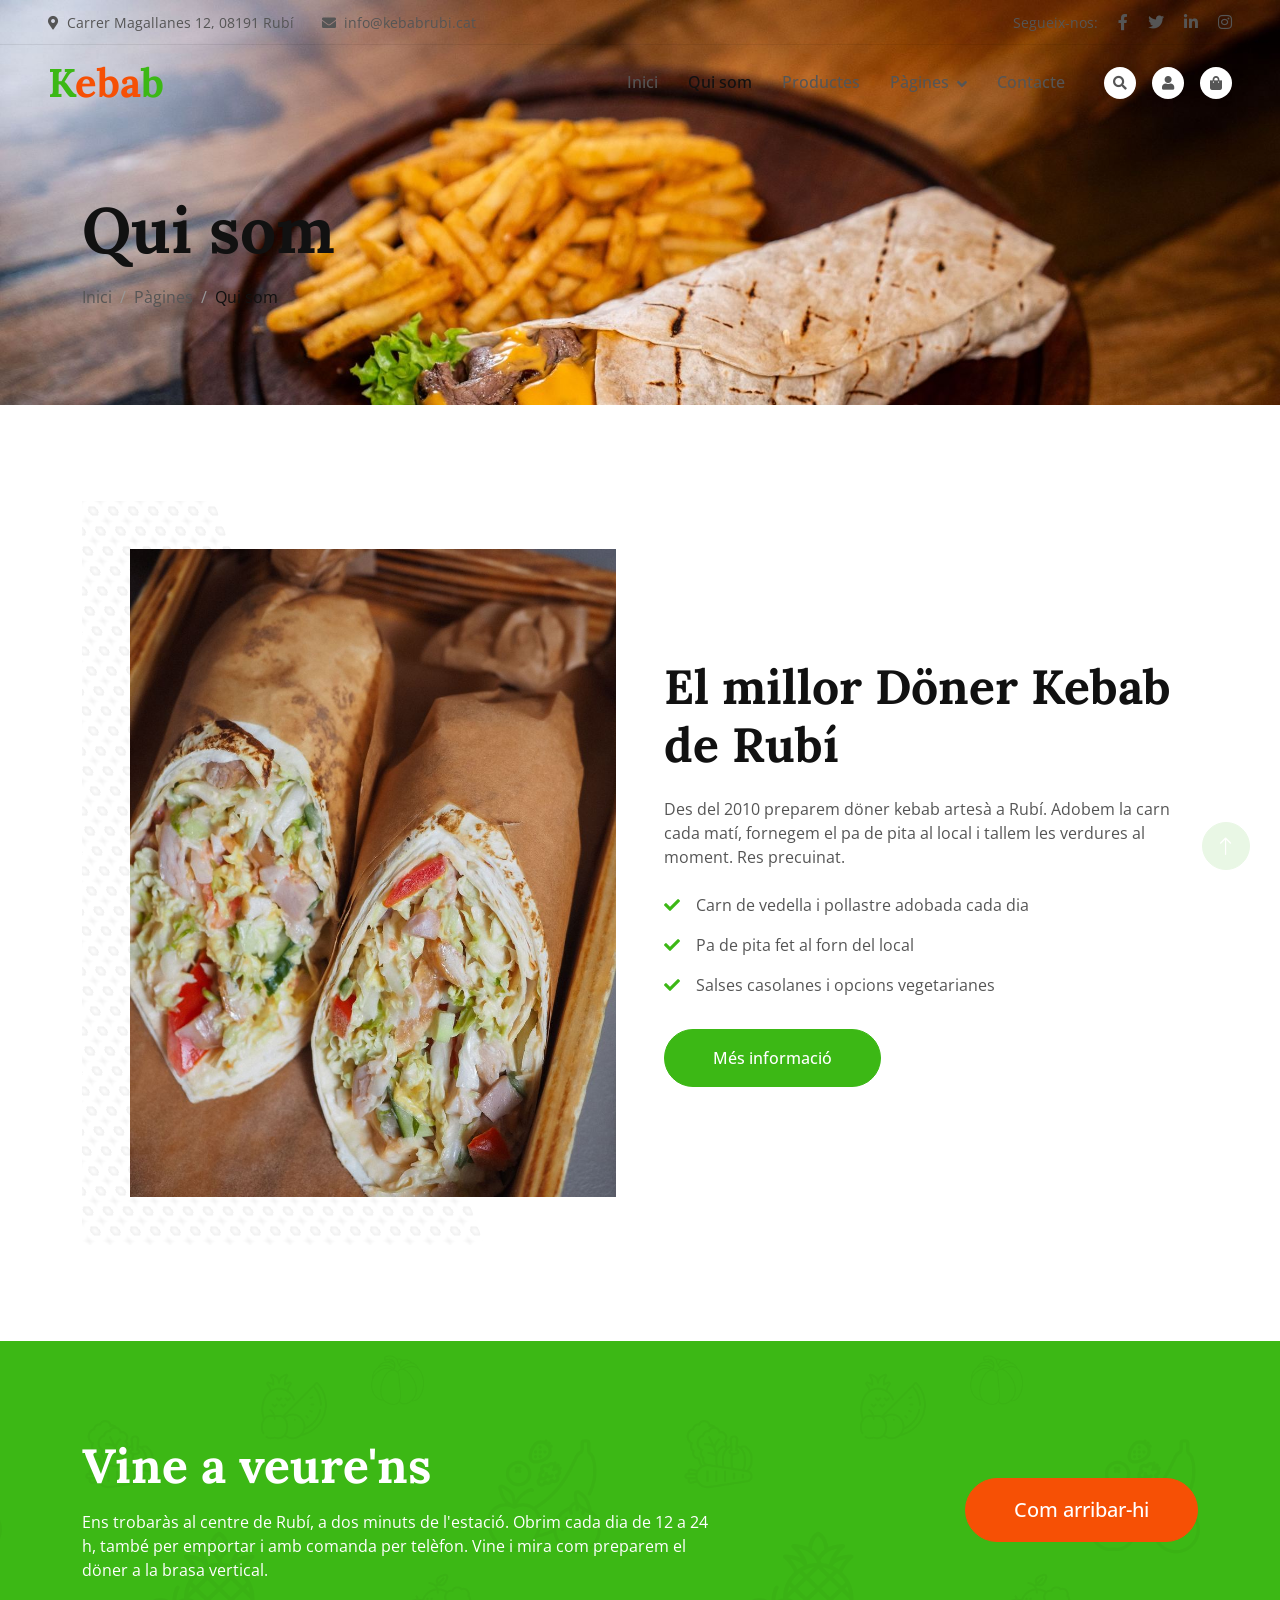
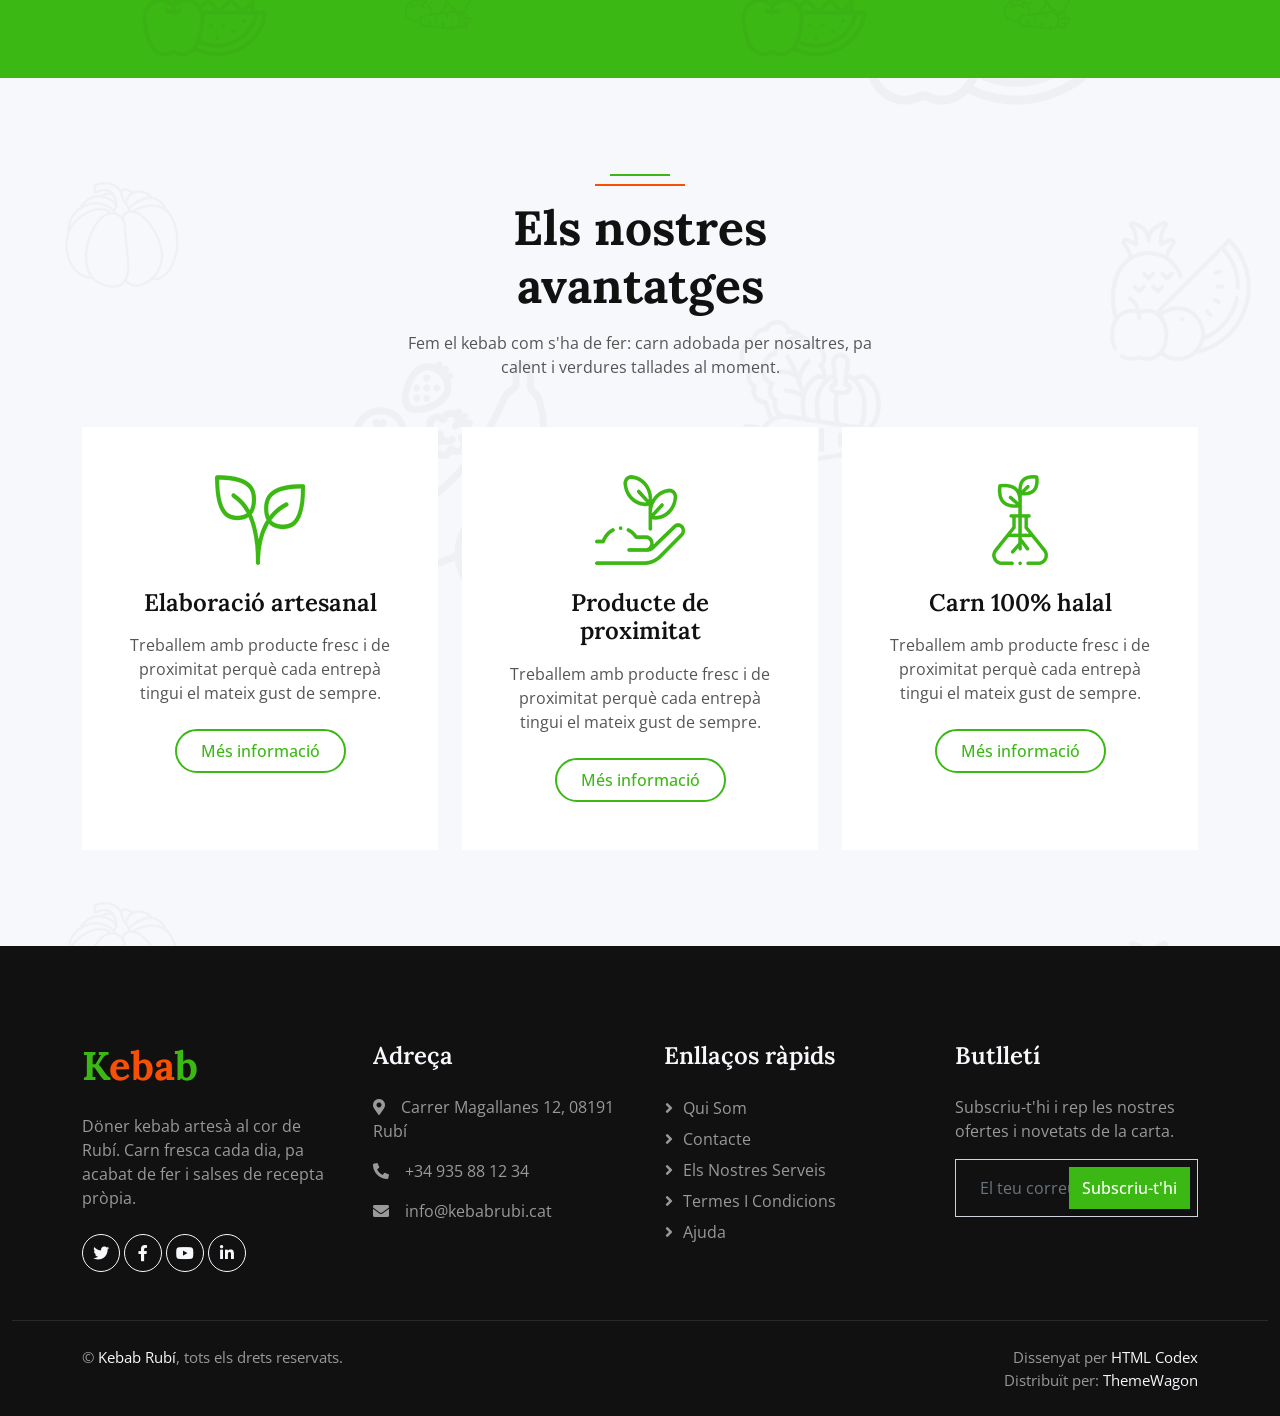
<file: about.html>
<!doctype html>
<html lang="ca">
  <head>
    <meta name="robots" content="index, follow" />
    <link
      rel="canonical"
      href="https://andrewvalarezoalum-ctrl.github.io/SEO-KEBAB/about.html"
    />
    <meta charset="utf-8" />
    <title>Kebab Rubí - El millor döner kebab de Rubí</title>
    <meta content="width=device-width, initial-scale=1.0" name="viewport" />
    <meta
      content="kebab, döner, durum, Rubí, menjar per emportar, pa de pita"
      name="keywords"
    />
    <meta
      content="Döner kebab artesà a Rubí: carn fresca cada dia, pa acabat de fer i verdures de proximitat."
      name="description"
    />

    <!-- Favicon -->
    <link href="img/favicon.ico" rel="icon" />

    <!-- Google Web Fonts -->
    <link rel="preconnect" href="https://fonts.googleapis.com" />
    <link rel="preconnect" href="https://fonts.gstatic.com" crossorigin />
    <link
      href="https://fonts.googleapis.com/css2?family=Open+Sans:wght@400;500&family=Lora:wght@600;700&display=swap"
      rel="stylesheet"
    />

    <!-- Icon Font Stylesheet -->
    <link
      href="https://cdnjs.cloudflare.com/ajax/libs/font-awesome/5.10.0/css/all.min.css"
      rel="stylesheet"
    />
    <link
      href="https://cdn.jsdelivr.net/npm/bootstrap-icons@1.4.1/font/bootstrap-icons.css"
      rel="stylesheet"
    />

    <!-- Libraries Stylesheet -->
    <link href="lib/animate/animate.min.css" rel="stylesheet" />
    <link href="lib/owlcarousel/assets/owl.carousel.min.css" rel="stylesheet" />

    <!-- Customized Bootstrap Stylesheet -->
    <link href="css/bootstrap.css" rel="stylesheet" />

    <!-- Template Stylesheet -->
    <link href="css/style.css" rel="stylesheet" />
  </head>

  <body>
    <!-- Spinner Start -->
    <div
      id="spinner"
      class="show bg-white position-fixed translate-middle w-100 vh-100 top-50 start-50 d-flex align-items-center justify-content-center"
    >
      <div class="spinner-border text-primary" role="status"></div>
    </div>
    <!-- Spinner End -->

    <!-- Navbar Start -->
    <div
      class="container-fluid fixed-top px-0 wow fadeIn"
      data-wow-delay="0.1s"
    >
      <div class="top-bar row gx-0 align-items-center d-none d-lg-flex">
        <div class="col-lg-6 px-5 text-start">
          <small
            ><i class="fa fa-map-marker-alt me-2"></i>Carrer Magallanes 12,
            08191 Rubí</small
          >
          <small class="ms-4"
            ><i class="fa fa-envelope me-2"></i>info@kebabrubi.cat</small
          >
        </div>
        <div class="col-lg-6 px-5 text-end">
          <small>Segueix-nos:</small>
          <a class="text-body ms-3" href=""
            ><i class="fab fa-facebook-f"></i
          ></a>
          <a class="text-body ms-3" href=""><i class="fab fa-twitter"></i></a>
          <a class="text-body ms-3" href=""
            ><i class="fab fa-linkedin-in"></i
          ></a>
          <a class="text-body ms-3" href=""><i class="fab fa-instagram"></i></a>
        </div>
      </div>

      <nav
        class="navbar navbar-expand-lg navbar-light py-lg-0 px-lg-5 wow fadeIn"
        data-wow-delay="0.1s"
      >
        <a href="index.html" class="navbar-brand ms-4 ms-lg-0">
          <h1 class="fw-bold text-primary m-0">
            K<span class="text-secondary">eba</span>b
          </h1>
        </a>
        <button
          type="button"
          class="navbar-toggler me-4"
          data-bs-toggle="collapse"
          data-bs-target="#navbarCollapse"
        >
          <span class="navbar-toggler-icon"></span>
        </button>
        <div class="collapse navbar-collapse" id="navbarCollapse">
          <div class="navbar-nav ms-auto p-4 p-lg-0">
            <a href="index.html" class="nav-item nav-link">Inici</a>
            <a href="about.html" class="nav-item nav-link active">Qui som</a>
            <a href="product.html" class="nav-item nav-link">Productes</a>
            <div class="nav-item dropdown">
              <a
                href="#"
                class="nav-link dropdown-toggle"
                data-bs-toggle="dropdown"
                >Pàgines</a
              >
              <div class="dropdown-menu m-0">
                <a href="blog.html" class="dropdown-item">Blog</a>
                <a href="feature.html" class="dropdown-item">Avantatges</a>
                <a href="testimonial.html" class="dropdown-item">Opinions</a>
                <a href="404.html" class="dropdown-item">Pàgina 404</a>
              </div>
            </div>
            <a href="contact.html" class="nav-item nav-link">Contacte</a>
          </div>
          <div class="d-none d-lg-flex ms-2">
            <a class="btn-sm-square bg-white rounded-circle ms-3" href="">
              <small class="fa fa-search text-body"></small>
            </a>
            <a class="btn-sm-square bg-white rounded-circle ms-3" href="">
              <small class="fa fa-user text-body"></small>
            </a>
            <a class="btn-sm-square bg-white rounded-circle ms-3" href="">
              <small class="fa fa-shopping-bag text-body"></small>
            </a>
          </div>
        </div>
      </nav>
    </div>
    <!-- Navbar End -->

    <!-- Page Header Start -->
    <div
      class="container-fluid page-header mb-5 wow fadeIn"
      data-wow-delay="0.1s"
    >
      <div class="container">
        <h1 class="display-3 mb-3 animated slideInDown">Qui som</h1>
        <nav aria-label="breadcrumb animated slideInDown">
          <ol class="breadcrumb mb-0">
            <li class="breadcrumb-item">
              <a class="text-body" href="#">Inici</a>
            </li>
            <li class="breadcrumb-item">
              <a class="text-body" href="#">Pàgines</a>
            </li>
            <li class="breadcrumb-item text-dark active" aria-current="page">
              Qui som
            </li>
          </ol>
        </nav>
      </div>
    </div>
    <!-- Page Header End -->

    <!-- About Start -->
    <div class="container-xxl py-5">
      <div class="container">
        <div class="row g-5 align-items-center">
          <div class="col-lg-6 wow fadeIn" data-wow-delay="0.1s">
            <div class="about-img position-relative overflow-hidden p-5 pe-0">
              <img
                class="img-fluid w-100"
                src="img/about.jpg"
                alt="Interior y preparación del restaurante Kebab Rubí"
                loading="lazy"
                width="600"
                height="400"
              />
            </div>
          </div>
          <div class="col-lg-6 wow fadeIn" data-wow-delay="0.5s">
            <h1 class="display-5 mb-4">El millor Döner Kebab de Rubí</h1>
            <p class="mb-4">
              Des del 2010 preparem döner kebab artesà a Rubí. Adobem la carn
              cada matí, fornegem el pa de pita al local i tallem les verdures
              al moment. Res precuinat.
            </p>
            <p>
              <i class="fa fa-check text-primary me-3"></i>Carn de vedella i
              pollastre adobada cada dia
            </p>
            <p>
              <i class="fa fa-check text-primary me-3"></i>Pa de pita fet al
              forn del local
            </p>
            <p>
              <i class="fa fa-check text-primary me-3"></i>Salses casolanes i
              opcions vegetarianes
            </p>
            <a class="btn btn-primary rounded-pill py-3 px-5 mt-3" href=""
              >Més informació</a
            >
          </div>
        </div>
      </div>
    </div>
    <!-- About End -->

    <!-- Firm Visit Start -->
    <div class="container-fluid bg-primary bg-icon mt-5 py-6">
      <div class="container">
        <div class="row g-5 align-items-center">
          <div class="col-md-7 wow fadeIn" data-wow-delay="0.1s">
            <h1 class="display-5 text-white mb-3">Vine a veure'ns</h1>
            <p class="text-white mb-0">
              Ens trobaràs al centre de Rubí, a dos minuts de l'estació. Obrim
              cada dia de 12 a 24 h, també per emportar i amb comanda per
              telèfon. Vine i mira com preparem el döner a la brasa vertical.
            </p>
          </div>
          <div class="col-md-5 text-md-end wow fadeIn" data-wow-delay="0.5s">
            <a class="btn btn-lg btn-secondary rounded-pill py-3 px-5" href=""
              >Com arribar-hi</a
            >
          </div>
        </div>
      </div>
    </div>
    <!-- Firm Visit End -->

    <!-- Feature Start -->
    <div class="container-fluid bg-light bg-icon py-6">
      <div class="container">
        <div
          class="section-header text-center mx-auto mb-5 wow fadeInUp"
          data-wow-delay="0.1s"
          style="max-width: 500px"
        >
          <h1 class="display-5 mb-3">Els nostres avantatges</h1>
          <p>
            Fem el kebab com s'ha de fer: carn adobada per nosaltres, pa calent
            i verdures tallades al moment.
          </p>
        </div>
        <div class="row g-4">
          <div class="col-lg-4 col-md-6 wow fadeInUp" data-wow-delay="0.1s">
            <div class="bg-white text-center h-100 p-4 p-xl-5">
              <img class="img-fluid mb-4" src="img/icon-1.png" alt="" />
              <h4 class="mb-3">Elaboració artesanal</h4>
              <p class="mb-4">
                Treballem amb producte fresc i de proximitat perquè cada entrepà
                tingui el mateix gust de sempre.
              </p>
              <a
                class="btn btn-outline-primary border-2 py-2 px-4 rounded-pill"
                href=""
                >Més informació</a
              >
            </div>
          </div>
          <div class="col-lg-4 col-md-6 wow fadeInUp" data-wow-delay="0.3s">
            <div class="bg-white text-center h-100 p-4 p-xl-5">
              <img class="img-fluid mb-4" src="img/icon-2.png" alt="" />
              <h4 class="mb-3">Producte de proximitat</h4>
              <p class="mb-4">
                Treballem amb producte fresc i de proximitat perquè cada entrepà
                tingui el mateix gust de sempre.
              </p>
              <a
                class="btn btn-outline-primary border-2 py-2 px-4 rounded-pill"
                href=""
                >Més informació</a
              >
            </div>
          </div>
          <div class="col-lg-4 col-md-6 wow fadeInUp" data-wow-delay="0.5s">
            <div class="bg-white text-center h-100 p-4 p-xl-5">
              <img class="img-fluid mb-4" src="img/icon-3.png" alt="" />
              <h4 class="mb-3">Carn 100% halal</h4>
              <p class="mb-4">
                Treballem amb producte fresc i de proximitat perquè cada entrepà
                tingui el mateix gust de sempre.
              </p>
              <a
                class="btn btn-outline-primary border-2 py-2 px-4 rounded-pill"
                href=""
                >Més informació</a
              >
            </div>
          </div>
        </div>
      </div>
    </div>
    <!-- Feature End -->

    <!-- Footer Start -->
    <div
      class="container-fluid bg-dark footer pt-5 wow fadeIn"
      data-wow-delay="0.1s"
    >
      <div class="container py-5">
        <div class="row g-5">
          <div class="col-lg-3 col-md-6">
            <h1 class="fw-bold text-primary mb-4">
              K<span class="text-secondary">eba</span>b
            </h1>
            <p>
              Döner kebab artesà al cor de Rubí. Carn fresca cada dia, pa acabat
              de fer i salses de recepta pròpia.
            </p>
            <div class="d-flex pt-2">
              <a
                class="btn btn-square btn-outline-light rounded-circle me-1"
                href=""
                ><i class="fab fa-twitter"></i
              ></a>
              <a
                class="btn btn-square btn-outline-light rounded-circle me-1"
                href=""
                ><i class="fab fa-facebook-f"></i
              ></a>
              <a
                class="btn btn-square btn-outline-light rounded-circle me-1"
                href=""
                ><i class="fab fa-youtube"></i
              ></a>
              <a
                class="btn btn-square btn-outline-light rounded-circle me-0"
                href=""
                ><i class="fab fa-linkedin-in"></i
              ></a>
            </div>
          </div>
          <div class="col-lg-3 col-md-6">
            <h4 class="text-light mb-4">Adreça</h4>
            <p>
              <i class="fa fa-map-marker-alt me-3"></i>Carrer Magallanes 12,
              08191 Rubí
            </p>
            <p><i class="fa fa-phone-alt me-3"></i>+34 935 88 12 34</p>
            <p><i class="fa fa-envelope me-3"></i>info@kebabrubi.cat</p>
          </div>
          <div class="col-lg-3 col-md-6">
            <h4 class="text-light mb-4">Enllaços ràpids</h4>
            <a class="btn btn-link" href="">Qui som</a>
            <a class="btn btn-link" href="">Contacte</a>
            <a class="btn btn-link" href="">Els nostres serveis</a>
            <a class="btn btn-link" href="">Termes i condicions</a>
            <a class="btn btn-link" href="">Ajuda</a>
          </div>
          <div class="col-lg-3 col-md-6">
            <h4 class="text-light mb-4">Butlletí</h4>
            <p>
              Subscriu-t'hi i rep les nostres ofertes i novetats de la carta.
            </p>
            <div class="position-relative mx-auto" style="max-width: 400px">
              <input
                class="form-control bg-transparent w-100 py-3 ps-4 pe-5"
                type="text"
                placeholder="El teu correu"
              />
              <button
                type="button"
                class="btn btn-primary py-2 position-absolute top-0 end-0 mt-2 me-2"
              >
                Subscriu-t'hi
              </button>
            </div>
          </div>
        </div>
      </div>
      <div class="container-fluid copyright">
        <div class="container">
          <div class="row">
            <div class="col-md-6 text-center text-md-start mb-3 mb-md-0">
              &copy; <a href="#">Kebab Rubí</a>, tots els drets reservats.
            </div>
            <div class="col-md-6 text-center text-md-end">
              <!--/*** This template is free as long as you keep the footer author’s credit link/attribution link/backlink. If you'd like to use the template without the footer author’s credit link/attribution link/backlink, you can purchase the Credit Removal License from "https://htmlcodex.com/credit-removal". Thank you for your support. ***/-->
              Dissenyat per <a href="https://htmlcodex.com">HTML Codex</a>
              <br />Distribuït per:
              <a href="https://themewagon.com" target="_blank">ThemeWagon</a>
            </div>
          </div>
        </div>
      </div>
    </div>
    <!-- Footer End -->

    <!-- Back to Top -->
    <a
      href="#"
      class="btn btn-lg btn-primary btn-lg-square rounded-circle back-to-top"
      ><i class="bi bi-arrow-up"></i
    ></a>

    <!-- JavaScript Libraries -->
    <script src="https://code.jquery.com/jquery-3.4.1.min.js"></script>
    <script src="https://cdn.jsdelivr.net/npm/bootstrap@5.0.0/dist/js/bootstrap.bundle.min.js"></script>
    <script src="lib/wow/wow.min.js"></script>
    <script src="lib/easing/easing.min.js"></script>
    <script src="lib/waypoints/waypoints.min.js"></script>
    <script src="lib/owlcarousel/owl.carousel.min.js"></script>

    <!-- Template Javascript -->
    <script src="js/main.js"></script>
  </body>
</html>
</file>
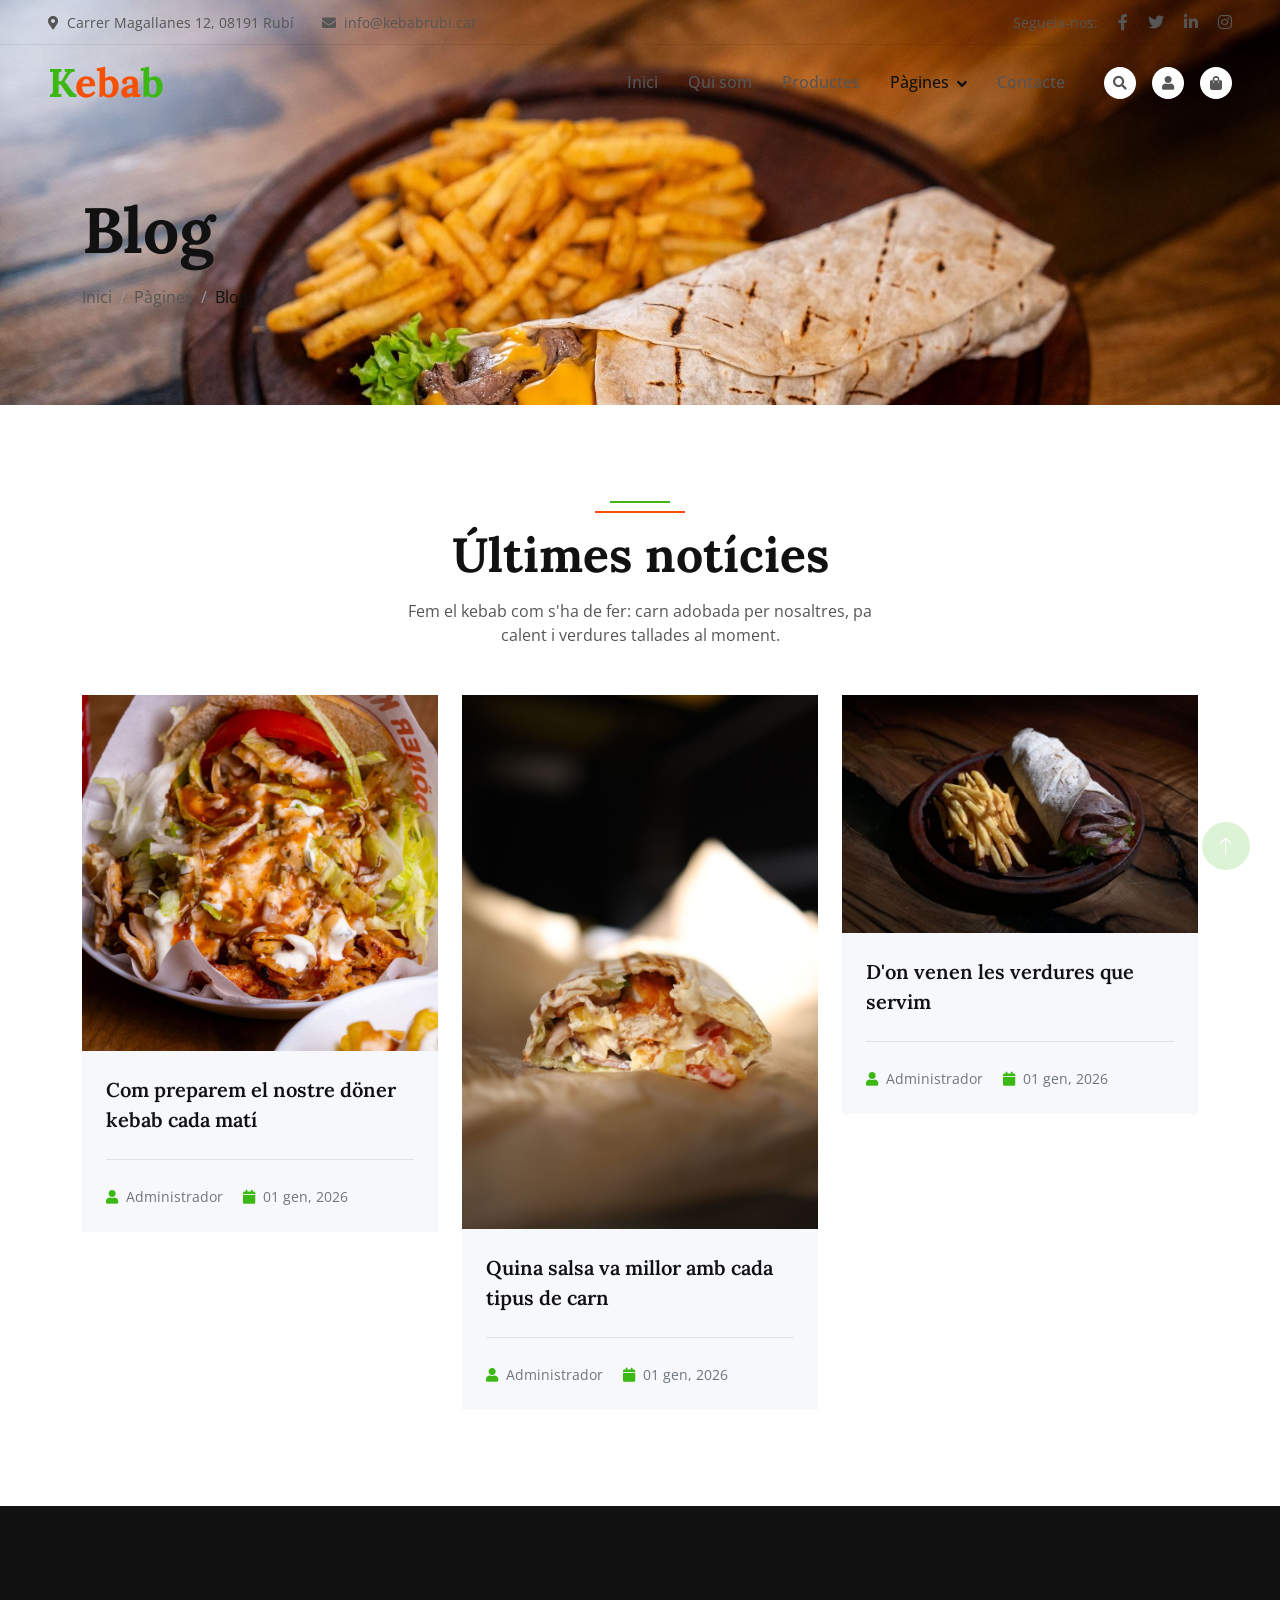
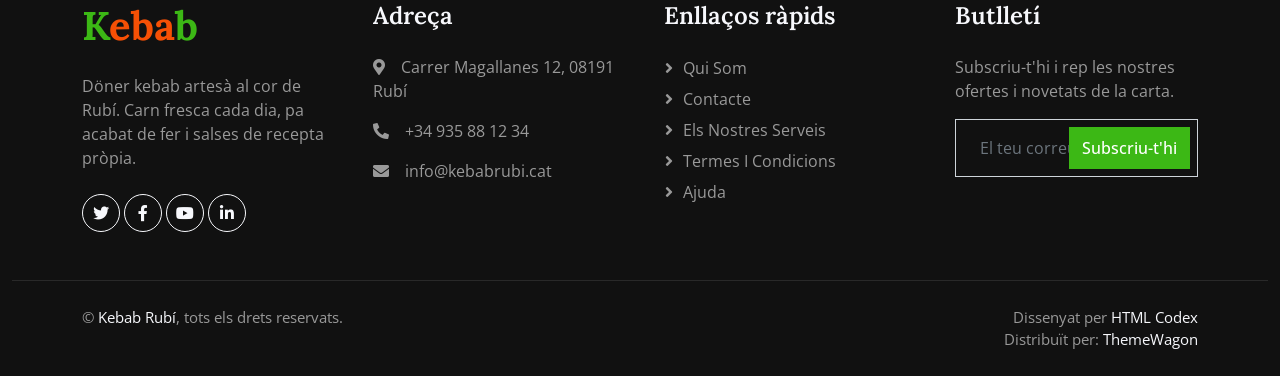
<file: blog.html>
<!doctype html>
<html lang="ca">
  <head>
    <meta name="robots" content="index, follow" />
    <link rel="canonical" href="https://andrewvalarezoalum-ctrl.github.io/SEO-KEBAB/blog.html" />
    <meta charset="utf-8" />
    <title>Kebab Rubí - El millor döner kebab de Rubí</title>
    <meta content="width=device-width, initial-scale=1.0" name="viewport" />
    <meta
      content="kebab, döner, durum, Rubí, menjar per emportar, pa de pita"
      name="keywords"
    />
    <meta
      content="Döner kebab artesà a Rubí: carn fresca cada dia, pa acabat de fer i verdures de proximitat."
      name="description"
    />

    <!-- Favicon -->
    <link href="img/favicon.ico" rel="icon" />

    <!-- Google Web Fonts -->
    <link rel="preconnect" href="https://fonts.googleapis.com" />
    <link rel="preconnect" href="https://fonts.gstatic.com" crossorigin />
    <link
      href="https://fonts.googleapis.com/css2?family=Open+Sans:wght@400;500&family=Lora:wght@600;700&display=swap"
      rel="stylesheet"
    />

    <!-- Icon Font Stylesheet -->
    <link
      href="https://cdnjs.cloudflare.com/ajax/libs/font-awesome/5.10.0/css/all.min.css"
      rel="stylesheet"
    />
    <link
      href="https://cdn.jsdelivr.net/npm/bootstrap-icons@1.4.1/font/bootstrap-icons.css"
      rel="stylesheet"
    />

    <!-- Libraries Stylesheet -->
    <link href="lib/animate/animate.min.css" rel="stylesheet" />
    <link href="lib/owlcarousel/assets/owl.carousel.min.css" rel="stylesheet" />

    <!-- Customized Bootstrap Stylesheet -->
    <link href="css/bootstrap.css" rel="stylesheet" />

    <!-- Template Stylesheet -->
    <link href="css/style.css" rel="stylesheet" />
  </head>

  <body>
    <!-- Spinner Start -->
    <div
      id="spinner"
      class="show bg-white position-fixed translate-middle w-100 vh-100 top-50 start-50 d-flex align-items-center justify-content-center"
    >
      <div class="spinner-border text-primary" role="status"></div>
    </div>
    <!-- Spinner End -->

    <!-- Navbar Start -->
    <div
      class="container-fluid fixed-top px-0 wow fadeIn"
      data-wow-delay="0.1s"
    >
      <div class="top-bar row gx-0 align-items-center d-none d-lg-flex">
        <div class="col-lg-6 px-5 text-start">
          <small
            ><i class="fa fa-map-marker-alt me-2"></i>Carrer Magallanes 12,
            08191 Rubí</small
          >
          <small class="ms-4"
            ><i class="fa fa-envelope me-2"></i>info@kebabrubi.cat</small
          >
        </div>
        <div class="col-lg-6 px-5 text-end">
          <small>Segueix-nos:</small>
          <a class="text-body ms-3" href=""
            ><i class="fab fa-facebook-f"></i
          ></a>
          <a class="text-body ms-3" href=""><i class="fab fa-twitter"></i></a>
          <a class="text-body ms-3" href=""
            ><i class="fab fa-linkedin-in"></i
          ></a>
          <a class="text-body ms-3" href=""><i class="fab fa-instagram"></i></a>
        </div>
      </div>

      <nav
        class="navbar navbar-expand-lg navbar-light py-lg-0 px-lg-5 wow fadeIn"
        data-wow-delay="0.1s"
      >
        <a href="index.html" class="navbar-brand ms-4 ms-lg-0">
          <h1 class="fw-bold text-primary m-0">
            K<span class="text-secondary">eba</span>b
          </h1>
        </a>
        <button
          type="button"
          class="navbar-toggler me-4"
          data-bs-toggle="collapse"
          data-bs-target="#navbarCollapse"
        >
          <span class="navbar-toggler-icon"></span>
        </button>
        <div class="collapse navbar-collapse" id="navbarCollapse">
          <div class="navbar-nav ms-auto p-4 p-lg-0">
            <a href="index.html" class="nav-item nav-link">Inici</a>
            <a href="about.html" class="nav-item nav-link">Qui som</a>
            <a href="product.html" class="nav-item nav-link">Productes</a>
            <div class="nav-item dropdown">
              <a
                href="#"
                class="nav-link dropdown-toggle active"
                data-bs-toggle="dropdown"
                >Pàgines</a
              >
              <div class="dropdown-menu m-0">
                <a href="blog.html" class="dropdown-item active">Blog</a>
                <a href="feature.html" class="dropdown-item">Avantatges</a>
                <a href="testimonial.html" class="dropdown-item">Opinions</a>
                <a href="404.html" class="dropdown-item">Pàgina 404</a>
              </div>
            </div>
            <a href="contact.html" class="nav-item nav-link">Contacte</a>
          </div>
          <div class="d-none d-lg-flex ms-2">
            <a class="btn-sm-square bg-white rounded-circle ms-3" href="">
              <small class="fa fa-search text-body"></small>
            </a>
            <a class="btn-sm-square bg-white rounded-circle ms-3" href="">
              <small class="fa fa-user text-body"></small>
            </a>
            <a class="btn-sm-square bg-white rounded-circle ms-3" href="">
              <small class="fa fa-shopping-bag text-body"></small>
            </a>
          </div>
        </div>
      </nav>
    </div>
    <!-- Navbar End -->

    <!-- Page Header Start -->
    <div class="container-fluid page-header wow fadeIn" data-wow-delay="0.1s">
      <div class="container">
        <h1 class="display-3 mb-3 animated slideInDown">Blog</h1>
        <nav aria-label="breadcrumb animated slideInDown">
          <ol class="breadcrumb mb-0">
            <li class="breadcrumb-item">
              <a class="text-body" href="#">Inici</a>
            </li>
            <li class="breadcrumb-item">
              <a class="text-body" href="#">Pàgines</a>
            </li>
            <li class="breadcrumb-item text-dark active" aria-current="page">
              Blog
            </li>
          </ol>
        </nav>
      </div>
    </div>
    <!-- Page Header End -->

    <!-- Blog Start -->
    <div class="container-xxl py-6">
      <div class="container">
        <div
          class="section-header text-center mx-auto mb-5 wow fadeInUp"
          data-wow-delay="0.1s"
          style="max-width: 500px"
        >
          <h1 class="display-5 mb-3">Últimes notícies</h1>
          <p>
            Fem el kebab com s'ha de fer: carn adobada per nosaltres, pa calent
            i verdures tallades al moment.
          </p>
        </div>
        <div class="row g-4">
          <div class="col-lg-4 col-md-6 wow fadeInUp" data-wow-delay="0.1s">
            <img class="img-fluid" src="img/blog-1.jpg" alt="" />
            <div class="bg-light p-4">
              <a class="d-block h5 lh-base mb-4" href=""
                >Com preparem el nostre döner kebab cada matí</a
              >
              <div class="text-muted border-top pt-4">
                <small class="me-3"
                  ><i class="fa fa-user text-primary me-2"></i
                  >Administrador</small
                >
                <small class="me-3"
                  ><i class="fa fa-calendar text-primary me-2"></i>01 gen,
                  2026</small
                >
              </div>
            </div>
          </div>
          <div class="col-lg-4 col-md-6 wow fadeInUp" data-wow-delay="0.3s">
            <img class="img-fluid" src="img/blog-2.jpg" alt="" />
            <div class="bg-light p-4">
              <a class="d-block h5 lh-base mb-4" href=""
                >Quina salsa va millor amb cada tipus de carn</a
              >
              <div class="text-muted border-top pt-4">
                <small class="me-3"
                  ><i class="fa fa-user text-primary me-2"></i
                  >Administrador</small
                >
                <small class="me-3"
                  ><i class="fa fa-calendar text-primary me-2"></i>01 gen,
                  2026</small
                >
              </div>
            </div>
          </div>
          <div class="col-lg-4 col-md-6 wow fadeInUp" data-wow-delay="0.5s">
            <img class="img-fluid" src="img/blog-3.jpg" alt="" />
            <div class="bg-light p-4">
              <a class="d-block h5 lh-base mb-4" href=""
                >D'on venen les verdures que servim</a
              >
              <div class="text-muted border-top pt-4">
                <small class="me-3"
                  ><i class="fa fa-user text-primary me-2"></i
                  >Administrador</small
                >
                <small class="me-3"
                  ><i class="fa fa-calendar text-primary me-2"></i>01 gen,
                  2026</small
                >
              </div>
            </div>
          </div>
        </div>
      </div>
    </div>
    <!-- Blog End -->

    <!-- Footer Start -->
    <div
      class="container-fluid bg-dark footer pt-5 wow fadeIn"
      data-wow-delay="0.1s"
    >
      <div class="container py-5">
        <div class="row g-5">
          <div class="col-lg-3 col-md-6">
            <h1 class="fw-bold text-primary mb-4">
              K<span class="text-secondary">eba</span>b
            </h1>
            <p>
              Döner kebab artesà al cor de Rubí. Carn fresca cada dia, pa acabat
              de fer i salses de recepta pròpia.
            </p>
            <div class="d-flex pt-2">
              <a
                class="btn btn-square btn-outline-light rounded-circle me-1"
                href=""
                ><i class="fab fa-twitter"></i
              ></a>
              <a
                class="btn btn-square btn-outline-light rounded-circle me-1"
                href=""
                ><i class="fab fa-facebook-f"></i
              ></a>
              <a
                class="btn btn-square btn-outline-light rounded-circle me-1"
                href=""
                ><i class="fab fa-youtube"></i
              ></a>
              <a
                class="btn btn-square btn-outline-light rounded-circle me-0"
                href=""
                ><i class="fab fa-linkedin-in"></i
              ></a>
            </div>
          </div>
          <div class="col-lg-3 col-md-6">
            <h4 class="text-light mb-4">Adreça</h4>
            <p>
              <i class="fa fa-map-marker-alt me-3"></i>Carrer Magallanes 12,
              08191 Rubí
            </p>
            <p><i class="fa fa-phone-alt me-3"></i>+34 935 88 12 34</p>
            <p><i class="fa fa-envelope me-3"></i>info@kebabrubi.cat</p>
          </div>
          <div class="col-lg-3 col-md-6">
            <h4 class="text-light mb-4">Enllaços ràpids</h4>
            <a class="btn btn-link" href="">Qui som</a>
            <a class="btn btn-link" href="">Contacte</a>
            <a class="btn btn-link" href="">Els nostres serveis</a>
            <a class="btn btn-link" href="">Termes i condicions</a>
            <a class="btn btn-link" href="">Ajuda</a>
          </div>
          <div class="col-lg-3 col-md-6">
            <h4 class="text-light mb-4">Butlletí</h4>
            <p>
              Subscriu-t'hi i rep les nostres ofertes i novetats de la carta.
            </p>
            <div class="position-relative mx-auto" style="max-width: 400px">
              <input
                class="form-control bg-transparent w-100 py-3 ps-4 pe-5"
                type="text"
                placeholder="El teu correu"
              />
              <button
                type="button"
                class="btn btn-primary py-2 position-absolute top-0 end-0 mt-2 me-2"
              >
                Subscriu-t'hi
              </button>
            </div>
          </div>
        </div>
      </div>
      <div class="container-fluid copyright">
        <div class="container">
          <div class="row">
            <div class="col-md-6 text-center text-md-start mb-3 mb-md-0">
              &copy; <a href="#">Kebab Rubí</a>, tots els drets reservats.
            </div>
            <div class="col-md-6 text-center text-md-end">
              <!--/*** This template is free as long as you keep the footer author’s credit link/attribution link/backlink. If you'd like to use the template without the footer author’s credit link/attribution link/backlink, you can purchase the Credit Removal License from "https://htmlcodex.com/credit-removal". Thank you for your support. ***/-->
              Dissenyat per <a href="https://htmlcodex.com">HTML Codex</a>
              <br />Distribuït per:
              <a href="https://themewagon.com" target="_blank">ThemeWagon</a>
            </div>
          </div>
        </div>
      </div>
    </div>
    <!-- Footer End -->

    <!-- Back to Top -->
    <a
      href="#"
      class="btn btn-lg btn-primary btn-lg-square rounded-circle back-to-top"
      ><i class="bi bi-arrow-up"></i
    ></a>

    <!-- JavaScript Libraries -->
    <script src="https://code.jquery.com/jquery-3.4.1.min.js"></script>
    <script src="https://cdn.jsdelivr.net/npm/bootstrap@5.0.0/dist/js/bootstrap.bundle.min.js"></script>
    <script src="lib/wow/wow.min.js"></script>
    <script src="lib/easing/easing.min.js"></script>
    <script src="lib/waypoints/waypoints.min.js"></script>
    <script src="lib/owlcarousel/owl.carousel.min.js"></script>

    <!-- Template Javascript -->
    <script src="js/main.js"></script>
  </body>
</html>
</file>
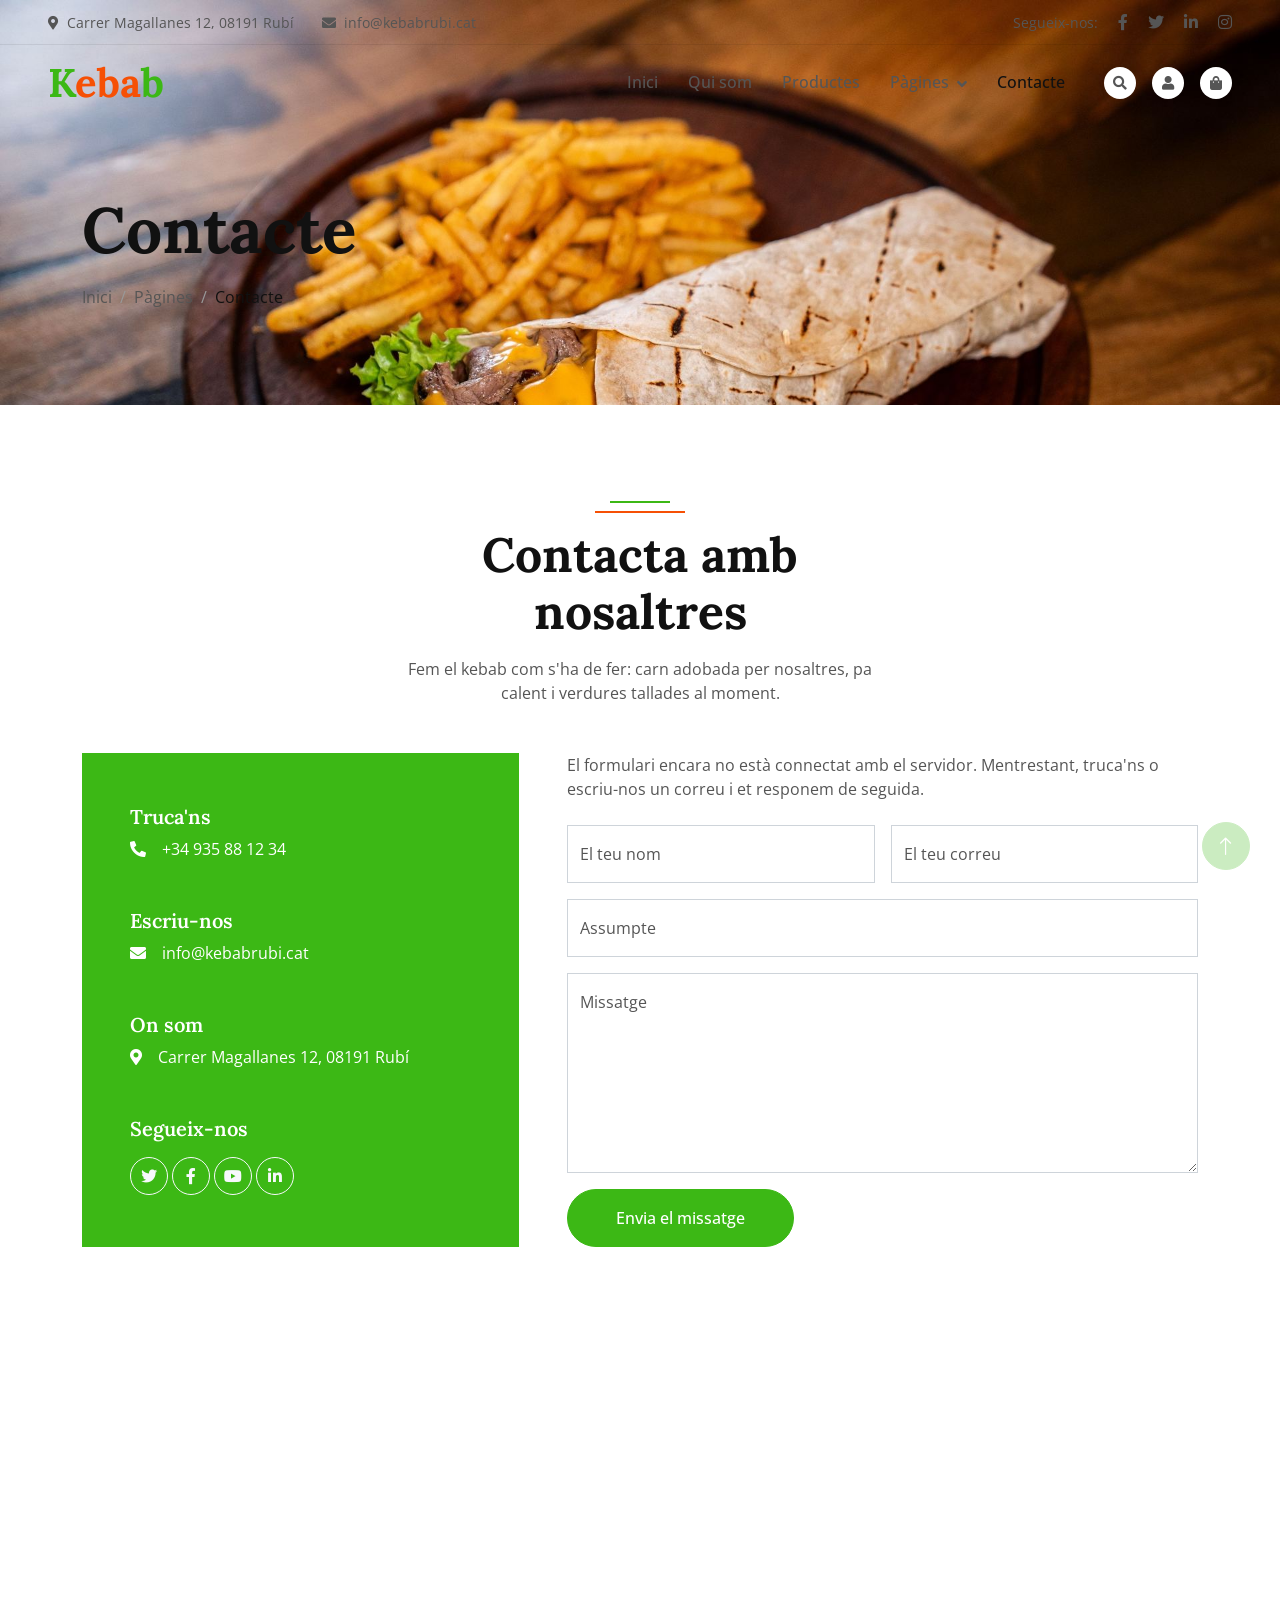
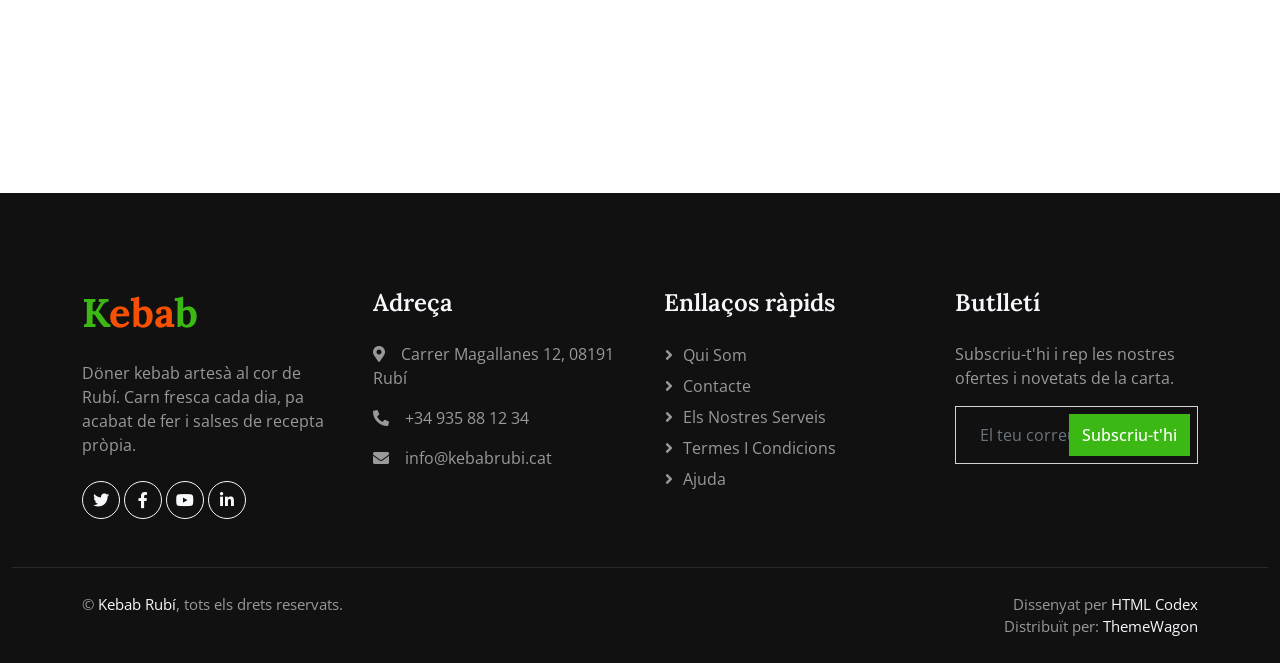
<file: contact.html>
<!doctype html>
<html lang="ca">
  <head>
    <meta name="robots" content="index, follow" />
    <link rel="canonical" href="https://andrewvalarezoalum-ctrl.github.io/SEO-KEBAB/contact.html" />
    <meta charset="utf-8" />
    <title>Kebab Rubí - El millor döner kebab de Rubí</title>
    <meta content="width=device-width, initial-scale=1.0" name="viewport" />
    <meta
      content="kebab, döner, durum, Rubí, menjar per emportar, pa de pita"
      name="keywords"
    />
    <meta
      content="Döner kebab artesà a Rubí: carn fresca cada dia, pa acabat de fer i verdures de proximitat."
      name="description"
    />

    <!-- Favicon -->
    <link href="img/favicon.ico" rel="icon" />

    <!-- Google Web Fonts -->
    <link rel="preconnect" href="https://fonts.googleapis.com" />
    <link rel="preconnect" href="https://fonts.gstatic.com" crossorigin />
    <link
      href="https://fonts.googleapis.com/css2?family=Open+Sans:wght@400;500&family=Lora:wght@600;700&display=swap"
      rel="stylesheet"
    />

    <!-- Icon Font Stylesheet -->
    <link
      href="https://cdnjs.cloudflare.com/ajax/libs/font-awesome/5.10.0/css/all.min.css"
      rel="stylesheet"
    />
    <link
      href="https://cdn.jsdelivr.net/npm/bootstrap-icons@1.4.1/font/bootstrap-icons.css"
      rel="stylesheet"
    />

    <!-- Libraries Stylesheet -->
    <link href="lib/animate/animate.min.css" rel="stylesheet" />
    <link href="lib/owlcarousel/assets/owl.carousel.min.css" rel="stylesheet" />

    <!-- Customized Bootstrap Stylesheet -->
    <link href="css/bootstrap.css" rel="stylesheet" />

    <!-- Template Stylesheet -->
    <link href="css/style.css" rel="stylesheet" />
  </head>

  <body>
    <!-- Spinner Start -->
    <div
      id="spinner"
      class="show bg-white position-fixed translate-middle w-100 vh-100 top-50 start-50 d-flex align-items-center justify-content-center"
    >
      <div class="spinner-border text-primary" role="status"></div>
    </div>
    <!-- Spinner End -->

    <!-- Navbar Start -->
    <div
      class="container-fluid fixed-top px-0 wow fadeIn"
      data-wow-delay="0.1s"
    >
      <div class="top-bar row gx-0 align-items-center d-none d-lg-flex">
        <div class="col-lg-6 px-5 text-start">
          <small
            ><i class="fa fa-map-marker-alt me-2"></i>Carrer Magallanes 12,
            08191 Rubí</small
          >
          <small class="ms-4"
            ><i class="fa fa-envelope me-2"></i>info@kebabrubi.cat</small
          >
        </div>
        <div class="col-lg-6 px-5 text-end">
          <small>Segueix-nos:</small>
          <a class="text-body ms-3" href=""
            ><i class="fab fa-facebook-f"></i
          ></a>
          <a class="text-body ms-3" href=""><i class="fab fa-twitter"></i></a>
          <a class="text-body ms-3" href=""
            ><i class="fab fa-linkedin-in"></i
          ></a>
          <a class="text-body ms-3" href=""><i class="fab fa-instagram"></i></a>
        </div>
      </div>

      <nav
        class="navbar navbar-expand-lg navbar-light py-lg-0 px-lg-5 wow fadeIn"
        data-wow-delay="0.1s"
      >
        <a href="index.html" class="navbar-brand ms-4 ms-lg-0">
          <h1 class="fw-bold text-primary m-0">
            K<span class="text-secondary">eba</span>b
          </h1>
        </a>
        <button
          type="button"
          class="navbar-toggler me-4"
          data-bs-toggle="collapse"
          data-bs-target="#navbarCollapse"
        >
          <span class="navbar-toggler-icon"></span>
        </button>
        <div class="collapse navbar-collapse" id="navbarCollapse">
          <div class="navbar-nav ms-auto p-4 p-lg-0">
            <a href="index.html" class="nav-item nav-link">Inici</a>
            <a href="about.html" class="nav-item nav-link">Qui som</a>
            <a href="product.html" class="nav-item nav-link">Productes</a>
            <div class="nav-item dropdown">
              <a
                href="#"
                class="nav-link dropdown-toggle"
                data-bs-toggle="dropdown"
                >Pàgines</a
              >
              <div class="dropdown-menu m-0">
                <a href="blog.html" class="dropdown-item">Blog</a>
                <a href="feature.html" class="dropdown-item">Avantatges</a>
                <a href="testimonial.html" class="dropdown-item">Opinions</a>
                <a href="404.html" class="dropdown-item">Pàgina 404</a>
              </div>
            </div>
            <a href="contact.html" class="nav-item nav-link active">Contacte</a>
          </div>
          <div class="d-none d-lg-flex ms-2">
            <a class="btn-sm-square bg-white rounded-circle ms-3" href="">
              <small class="fa fa-search text-body"></small>
            </a>
            <a class="btn-sm-square bg-white rounded-circle ms-3" href="">
              <small class="fa fa-user text-body"></small>
            </a>
            <a class="btn-sm-square bg-white rounded-circle ms-3" href="">
              <small class="fa fa-shopping-bag text-body"></small>
            </a>
          </div>
        </div>
      </nav>
    </div>
    <!-- Navbar End -->

    <!-- Page Header Start -->
    <div class="container-fluid page-header wow fadeIn" data-wow-delay="0.1s">
      <div class="container">
        <h1 class="display-3 mb-3 animated slideInDown">Contacte</h1>
        <nav aria-label="breadcrumb animated slideInDown">
          <ol class="breadcrumb mb-0">
            <li class="breadcrumb-item">
              <a class="text-body" href="#">Inici</a>
            </li>
            <li class="breadcrumb-item">
              <a class="text-body" href="#">Pàgines</a>
            </li>
            <li class="breadcrumb-item text-dark active" aria-current="page">
              Contacte
            </li>
          </ol>
        </nav>
      </div>
    </div>
    <!-- Page Header End -->

    <!-- Contact Start -->
    <div class="container-xxl py-6">
      <div class="container">
        <div
          class="section-header text-center mx-auto mb-5 wow fadeInUp"
          data-wow-delay="0.1s"
          style="max-width: 500px"
        >
          <h1 class="display-5 mb-3">Contacta amb nosaltres</h1>
          <p>
            Fem el kebab com s'ha de fer: carn adobada per nosaltres, pa calent
            i verdures tallades al moment.
          </p>
        </div>
        <div class="row g-5 justify-content-center">
          <div class="col-lg-5 col-md-12 wow fadeInUp" data-wow-delay="0.1s">
            <div
              class="bg-primary text-white d-flex flex-column justify-content-center h-100 p-5"
            >
              <h5 class="text-white">Truca'ns</h5>
              <p class="mb-5">
                <i class="fa fa-phone-alt me-3"></i>+34 935 88 12 34
              </p>
              <h5 class="text-white">Escriu-nos</h5>
              <p class="mb-5">
                <i class="fa fa-envelope me-3"></i>info@kebabrubi.cat
              </p>
              <h5 class="text-white">On som</h5>
              <p class="mb-5">
                <i class="fa fa-map-marker-alt me-3"></i>Carrer Magallanes 12,
                08191 Rubí
              </p>
              <h5 class="text-white">Segueix-nos</h5>
              <div class="d-flex pt-2">
                <a
                  class="btn btn-square btn-outline-light rounded-circle me-1"
                  href=""
                  ><i class="fab fa-twitter"></i
                ></a>
                <a
                  class="btn btn-square btn-outline-light rounded-circle me-1"
                  href=""
                  ><i class="fab fa-facebook-f"></i
                ></a>
                <a
                  class="btn btn-square btn-outline-light rounded-circle me-1"
                  href=""
                  ><i class="fab fa-youtube"></i
                ></a>
                <a
                  class="btn btn-square btn-outline-light rounded-circle me-0"
                  href=""
                  ><i class="fab fa-linkedin-in"></i
                ></a>
              </div>
            </div>
          </div>
          <div class="col-lg-7 col-md-12 wow fadeInUp" data-wow-delay="0.5s">
            <p class="mb-4">
              El formulari encara no està connectat amb el servidor.
              Mentrestant, truca'ns o escriu-nos un correu i et responem de
              seguida.
            </p>
            <form>
              <div class="row g-3">
                <div class="col-md-6">
                  <div class="form-floating">
                    <input
                      type="text"
                      class="form-control"
                      id="name"
                      placeholder="El teu nom"
                    />
                    <label for="name">El teu nom</label>
                  </div>
                </div>
                <div class="col-md-6">
                  <div class="form-floating">
                    <input
                      type="email"
                      class="form-control"
                      id="email"
                      placeholder="El teu correu"
                    />
                    <label for="email">El teu correu</label>
                  </div>
                </div>
                <div class="col-12">
                  <div class="form-floating">
                    <input
                      type="text"
                      class="form-control"
                      id="subject"
                      placeholder="Assumpte"
                    />
                    <label for="subject">Assumpte</label>
                  </div>
                </div>
                <div class="col-12">
                  <div class="form-floating">
                    <textarea
                      class="form-control"
                      placeholder="Escriu-nos el teu missatge"
                      id="message"
                      style="height: 200px"
                    ></textarea>
                    <label for="message">Missatge</label>
                  </div>
                </div>
                <div class="col-12">
                  <button
                    class="btn btn-primary rounded-pill py-3 px-5"
                    type="submit"
                  >
                    Envia el missatge
                  </button>
                </div>
              </div>
            </form>
          </div>
        </div>
      </div>
    </div>
    <!-- Contact End -->

    <!-- Google Map Start -->
    <div
      class="container-xxl px-0 wow fadeIn"
      data-wow-delay="0.1s"
      style="margin-bottom: -6px"
    >
      <iframe
        class="w-100"
        style="height: 450px"
        src="https://www.google.com/maps?q=Rub%C3%AD,%20Barcelona&output=embed"
        frameborder="0"
        allowfullscreen=""
        aria-hidden="false"
        tabindex="0"
      ></iframe>
    </div>
    <!-- Google Map End -->

    <!-- Footer Start -->
    <div
      class="container-fluid bg-dark footer pt-5 wow fadeIn"
      data-wow-delay="0.1s"
    >
      <div class="container py-5">
        <div class="row g-5">
          <div class="col-lg-3 col-md-6">
            <h1 class="fw-bold text-primary mb-4">
              K<span class="text-secondary">eba</span>b
            </h1>
            <p>
              Döner kebab artesà al cor de Rubí. Carn fresca cada dia, pa acabat
              de fer i salses de recepta pròpia.
            </p>
            <div class="d-flex pt-2">
              <a
                class="btn btn-square btn-outline-light rounded-circle me-1"
                href=""
                ><i class="fab fa-twitter"></i
              ></a>
              <a
                class="btn btn-square btn-outline-light rounded-circle me-1"
                href=""
                ><i class="fab fa-facebook-f"></i
              ></a>
              <a
                class="btn btn-square btn-outline-light rounded-circle me-1"
                href=""
                ><i class="fab fa-youtube"></i
              ></a>
              <a
                class="btn btn-square btn-outline-light rounded-circle me-0"
                href=""
                ><i class="fab fa-linkedin-in"></i
              ></a>
            </div>
          </div>
          <div class="col-lg-3 col-md-6">
            <h4 class="text-light mb-4">Adreça</h4>
            <p>
              <i class="fa fa-map-marker-alt me-3"></i>Carrer Magallanes 12,
              08191 Rubí
            </p>
            <p><i class="fa fa-phone-alt me-3"></i>+34 935 88 12 34</p>
            <p><i class="fa fa-envelope me-3"></i>info@kebabrubi.cat</p>
          </div>
          <div class="col-lg-3 col-md-6">
            <h4 class="text-light mb-4">Enllaços ràpids</h4>
            <a class="btn btn-link" href="">Qui som</a>
            <a class="btn btn-link" href="">Contacte</a>
            <a class="btn btn-link" href="">Els nostres serveis</a>
            <a class="btn btn-link" href="">Termes i condicions</a>
            <a class="btn btn-link" href="">Ajuda</a>
          </div>
          <div class="col-lg-3 col-md-6">
            <h4 class="text-light mb-4">Butlletí</h4>
            <p>
              Subscriu-t'hi i rep les nostres ofertes i novetats de la carta.
            </p>
            <div class="position-relative mx-auto" style="max-width: 400px">
              <input
                class="form-control bg-transparent w-100 py-3 ps-4 pe-5"
                type="text"
                placeholder="El teu correu"
              />
              <button
                type="button"
                class="btn btn-primary py-2 position-absolute top-0 end-0 mt-2 me-2"
              >
                Subscriu-t'hi
              </button>
            </div>
          </div>
        </div>
      </div>
      <div class="container-fluid copyright">
        <div class="container">
          <div class="row">
            <div class="col-md-6 text-center text-md-start mb-3 mb-md-0">
              &copy; <a href="#">Kebab Rubí</a>, tots els drets reservats.
            </div>
            <div class="col-md-6 text-center text-md-end">
              <!--/*** This template is free as long as you keep the footer author’s credit link/attribution link/backlink. If you'd like to use the template without the footer author’s credit link/attribution link/backlink, you can purchase the Credit Removal License from "https://htmlcodex.com/credit-removal". Thank you for your support. ***/-->
              Dissenyat per <a href="https://htmlcodex.com">HTML Codex</a>
              <br />Distribuït per:
              <a href="https://themewagon.com" target="_blank">ThemeWagon</a>
            </div>
          </div>
        </div>
      </div>
    </div>
    <!-- Footer End -->

    <!-- Back to Top -->
    <a
      href="#"
      class="btn btn-lg btn-primary btn-lg-square rounded-circle back-to-top"
      ><i class="bi bi-arrow-up"></i
    ></a>

    <!-- JavaScript Libraries -->
    <script src="https://code.jquery.com/jquery-3.4.1.min.js"></script>
    <script src="https://cdn.jsdelivr.net/npm/bootstrap@5.0.0/dist/js/bootstrap.bundle.min.js"></script>
    <script src="lib/wow/wow.min.js"></script>
    <script src="lib/easing/easing.min.js"></script>
    <script src="lib/waypoints/waypoints.min.js"></script>
    <script src="lib/owlcarousel/owl.carousel.min.js"></script>

    <!-- Template Javascript -->
    <script src="js/main.js"></script>
  </body>
</html>
</file>
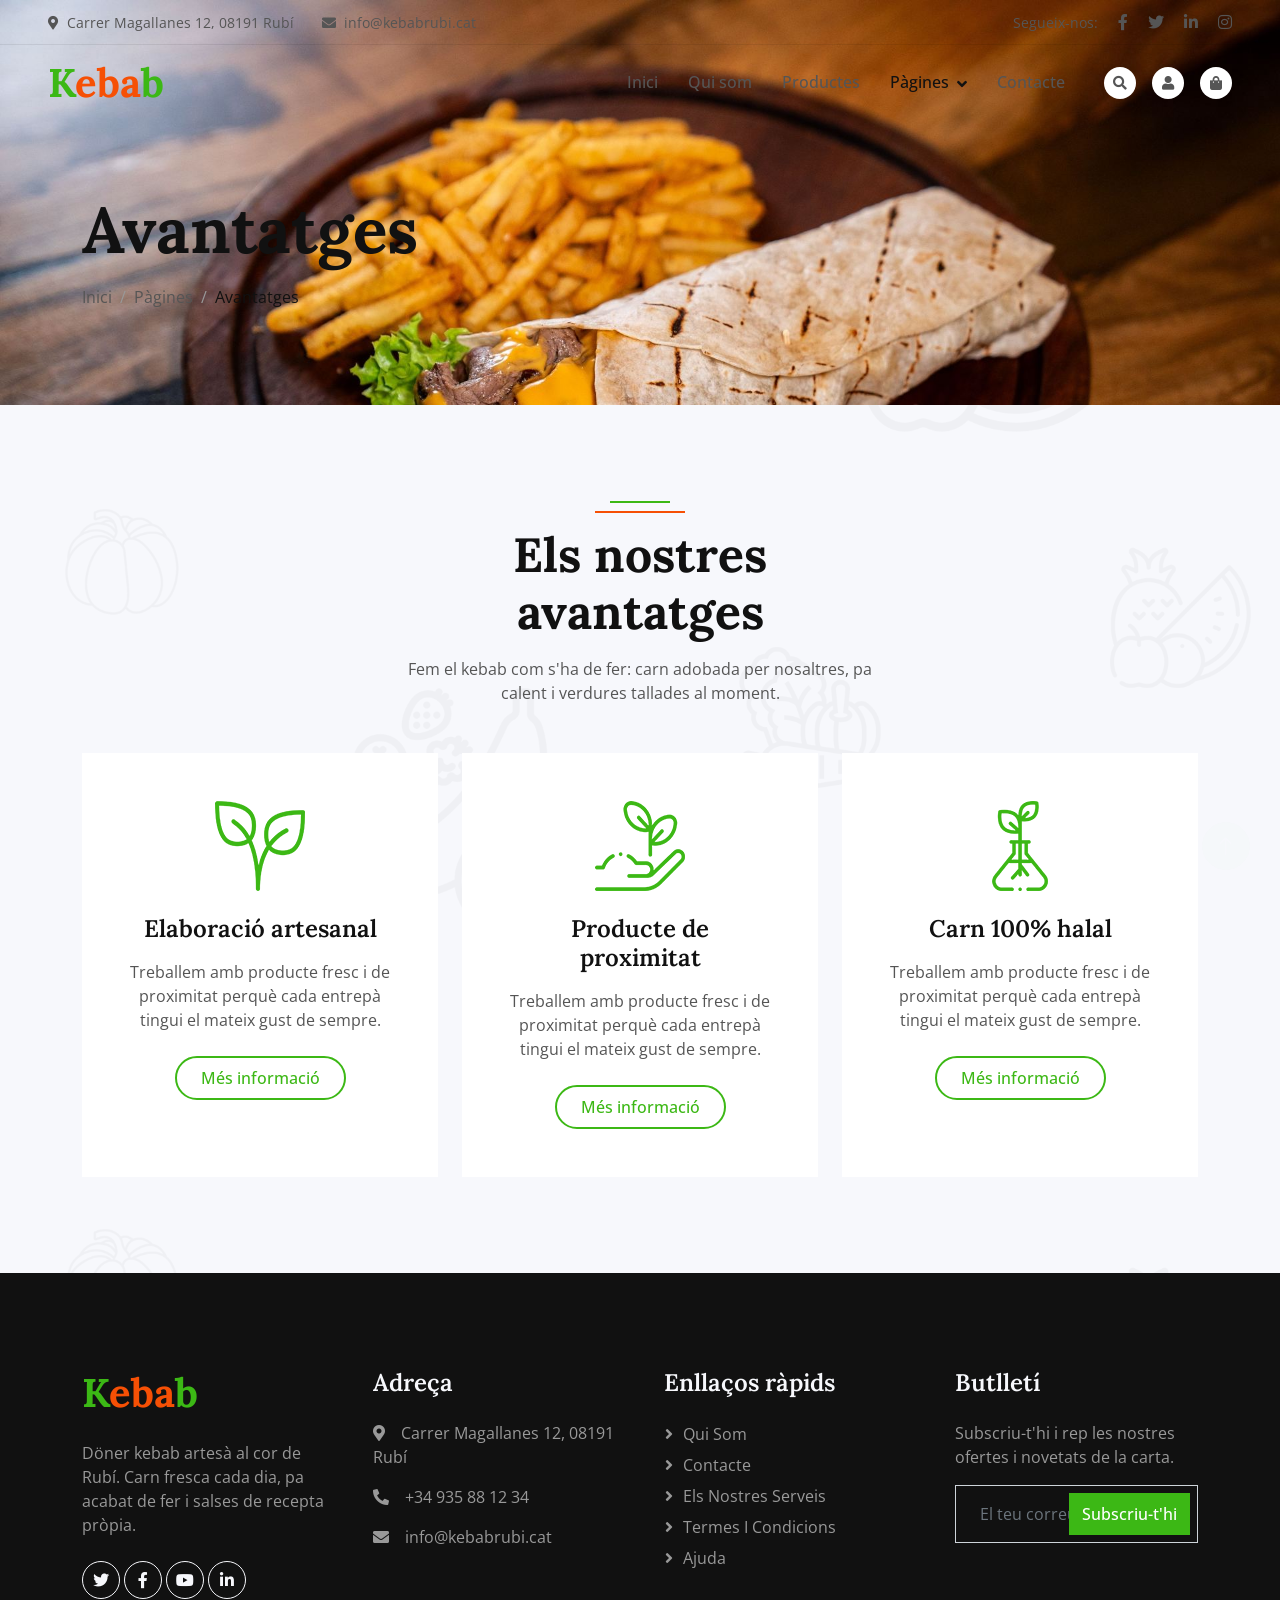
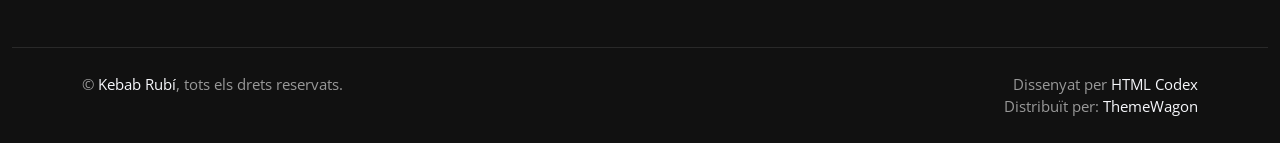
<file: feature.html>
<!doctype html>
<html lang="ca">
  <head>
    <meta name="robots" content="index, follow" />
    <link rel="canonical" href="https://andrewvalarezoalum-ctrl.github.io/SEO-KEBAB/feature.html" />
    <meta charset="utf-8" />
    <title>Kebab Rubí - El millor döner kebab de Rubí</title>
    <meta content="width=device-width, initial-scale=1.0" name="viewport" />
    <meta
      content="kebab, döner, durum, Rubí, menjar per emportar, pa de pita"
      name="keywords"
    />
    <meta
      content="Döner kebab artesà a Rubí: carn fresca cada dia, pa acabat de fer i verdures de proximitat."
      name="description"
    />

    <!-- Favicon -->
    <link href="img/favicon.ico" rel="icon" />

    <!-- Google Web Fonts -->
    <link rel="preconnect" href="https://fonts.googleapis.com" />
    <link rel="preconnect" href="https://fonts.gstatic.com" crossorigin />
    <link
      href="https://fonts.googleapis.com/css2?family=Open+Sans:wght@400;500&family=Lora:wght@600;700&display=swap"
      rel="stylesheet"
    />

    <!-- Icon Font Stylesheet -->
    <link
      href="https://cdnjs.cloudflare.com/ajax/libs/font-awesome/5.10.0/css/all.min.css"
      rel="stylesheet"
    />
    <link
      href="https://cdn.jsdelivr.net/npm/bootstrap-icons@1.4.1/font/bootstrap-icons.css"
      rel="stylesheet"
    />

    <!-- Libraries Stylesheet -->
    <link href="lib/animate/animate.min.css" rel="stylesheet" />
    <link href="lib/owlcarousel/assets/owl.carousel.min.css" rel="stylesheet" />

    <!-- Customized Bootstrap Stylesheet -->
    <link href="css/bootstrap.css" rel="stylesheet" />

    <!-- Template Stylesheet -->
    <link href="css/style.css" rel="stylesheet" />
  </head>

  <body>
    <!-- Spinner Start -->
    <div
      id="spinner"
      class="show bg-white position-fixed translate-middle w-100 vh-100 top-50 start-50 d-flex align-items-center justify-content-center"
    >
      <div class="spinner-border text-primary" role="status"></div>
    </div>
    <!-- Spinner End -->

    <!-- Navbar Start -->
    <div
      class="container-fluid fixed-top px-0 wow fadeIn"
      data-wow-delay="0.1s"
    >
      <div class="top-bar row gx-0 align-items-center d-none d-lg-flex">
        <div class="col-lg-6 px-5 text-start">
          <small
            ><i class="fa fa-map-marker-alt me-2"></i>Carrer Magallanes 12,
            08191 Rubí</small
          >
          <small class="ms-4"
            ><i class="fa fa-envelope me-2"></i>info@kebabrubi.cat</small
          >
        </div>
        <div class="col-lg-6 px-5 text-end">
          <small>Segueix-nos:</small>
          <a class="text-body ms-3" href=""
            ><i class="fab fa-facebook-f"></i
          ></a>
          <a class="text-body ms-3" href=""><i class="fab fa-twitter"></i></a>
          <a class="text-body ms-3" href=""
            ><i class="fab fa-linkedin-in"></i
          ></a>
          <a class="text-body ms-3" href=""><i class="fab fa-instagram"></i></a>
        </div>
      </div>

      <nav
        class="navbar navbar-expand-lg navbar-light py-lg-0 px-lg-5 wow fadeIn"
        data-wow-delay="0.1s"
      >
        <a href="index.html" class="navbar-brand ms-4 ms-lg-0">
          <h1 class="fw-bold text-primary m-0">
            K<span class="text-secondary">eba</span>b
          </h1>
        </a>
        <button
          type="button"
          class="navbar-toggler me-4"
          data-bs-toggle="collapse"
          data-bs-target="#navbarCollapse"
        >
          <span class="navbar-toggler-icon"></span>
        </button>
        <div class="collapse navbar-collapse" id="navbarCollapse">
          <div class="navbar-nav ms-auto p-4 p-lg-0">
            <a href="index.html" class="nav-item nav-link">Inici</a>
            <a href="about.html" class="nav-item nav-link">Qui som</a>
            <a href="product.html" class="nav-item nav-link">Productes</a>
            <div class="nav-item dropdown">
              <a
                href="#"
                class="nav-link dropdown-toggle active"
                data-bs-toggle="dropdown"
                >Pàgines</a
              >
              <div class="dropdown-menu m-0">
                <a href="blog.html" class="dropdown-item">Blog</a>
                <a href="feature.html" class="dropdown-item active"
                  >Avantatges</a
                >
                <a href="testimonial.html" class="dropdown-item">Opinions</a>
                <a href="404.html" class="dropdown-item">Pàgina 404</a>
              </div>
            </div>
            <a href="contact.html" class="nav-item nav-link">Contacte</a>
          </div>
          <div class="d-none d-lg-flex ms-2">
            <a class="btn-sm-square bg-white rounded-circle ms-3" href="">
              <small class="fa fa-search text-body"></small>
            </a>
            <a class="btn-sm-square bg-white rounded-circle ms-3" href="">
              <small class="fa fa-user text-body"></small>
            </a>
            <a class="btn-sm-square bg-white rounded-circle ms-3" href="">
              <small class="fa fa-shopping-bag text-body"></small>
            </a>
          </div>
        </div>
      </nav>
    </div>
    <!-- Navbar End -->

    <!-- Page Header Start -->
    <div class="container-fluid page-header wow fadeIn" data-wow-delay="0.1s">
      <div class="container">
        <h1 class="display-3 mb-3 animated slideInDown">Avantatges</h1>
        <nav aria-label="breadcrumb animated slideInDown">
          <ol class="breadcrumb mb-0">
            <li class="breadcrumb-item">
              <a class="text-body" href="#">Inici</a>
            </li>
            <li class="breadcrumb-item">
              <a class="text-body" href="#">Pàgines</a>
            </li>
            <li class="breadcrumb-item text-dark active" aria-current="page">
              Avantatges
            </li>
          </ol>
        </nav>
      </div>
    </div>
    <!-- Page Header End -->

    <!-- Feature Start -->
    <div class="container-fluid bg-light bg-icon py-6">
      <div class="container">
        <div
          class="section-header text-center mx-auto mb-5 wow fadeInUp"
          data-wow-delay="0.1s"
          style="max-width: 500px"
        >
          <h1 class="display-5 mb-3">Els nostres avantatges</h1>
          <p>
            Fem el kebab com s'ha de fer: carn adobada per nosaltres, pa calent
            i verdures tallades al moment.
          </p>
        </div>
        <div class="row g-4">
          <div class="col-lg-4 col-md-6 wow fadeInUp" data-wow-delay="0.1s">
            <div class="bg-white text-center h-100 p-4 p-xl-5">
              <img class="img-fluid mb-4" src="img/icon-1.png" alt="" />
              <h4 class="mb-3">Elaboració artesanal</h4>
              <p class="mb-4">
                Treballem amb producte fresc i de proximitat perquè cada entrepà
                tingui el mateix gust de sempre.
              </p>
              <a
                class="btn btn-outline-primary border-2 py-2 px-4 rounded-pill"
                href=""
                >Més informació</a
              >
            </div>
          </div>
          <div class="col-lg-4 col-md-6 wow fadeInUp" data-wow-delay="0.3s">
            <div class="bg-white text-center h-100 p-4 p-xl-5">
              <img class="img-fluid mb-4" src="img/icon-2.png" alt="" />
              <h4 class="mb-3">Producte de proximitat</h4>
              <p class="mb-4">
                Treballem amb producte fresc i de proximitat perquè cada entrepà
                tingui el mateix gust de sempre.
              </p>
              <a
                class="btn btn-outline-primary border-2 py-2 px-4 rounded-pill"
                href=""
                >Més informació</a
              >
            </div>
          </div>
          <div class="col-lg-4 col-md-6 wow fadeInUp" data-wow-delay="0.5s">
            <div class="bg-white text-center h-100 p-4 p-xl-5">
              <img class="img-fluid mb-4" src="img/icon-3.png" alt="" />
              <h4 class="mb-3">Carn 100% halal</h4>
              <p class="mb-4">
                Treballem amb producte fresc i de proximitat perquè cada entrepà
                tingui el mateix gust de sempre.
              </p>
              <a
                class="btn btn-outline-primary border-2 py-2 px-4 rounded-pill"
                href=""
                >Més informació</a
              >
            </div>
          </div>
        </div>
      </div>
    </div>
    <!-- Feature End -->

    <!-- Footer Start -->
    <div
      class="container-fluid bg-dark footer pt-5 wow fadeIn"
      data-wow-delay="0.1s"
    >
      <div class="container py-5">
        <div class="row g-5">
          <div class="col-lg-3 col-md-6">
            <h1 class="fw-bold text-primary mb-4">
              K<span class="text-secondary">eba</span>b
            </h1>
            <p>
              Döner kebab artesà al cor de Rubí. Carn fresca cada dia, pa acabat
              de fer i salses de recepta pròpia.
            </p>
            <div class="d-flex pt-2">
              <a
                class="btn btn-square btn-outline-light rounded-circle me-1"
                href=""
                ><i class="fab fa-twitter"></i
              ></a>
              <a
                class="btn btn-square btn-outline-light rounded-circle me-1"
                href=""
                ><i class="fab fa-facebook-f"></i
              ></a>
              <a
                class="btn btn-square btn-outline-light rounded-circle me-1"
                href=""
                ><i class="fab fa-youtube"></i
              ></a>
              <a
                class="btn btn-square btn-outline-light rounded-circle me-0"
                href=""
                ><i class="fab fa-linkedin-in"></i
              ></a>
            </div>
          </div>
          <div class="col-lg-3 col-md-6">
            <h4 class="text-light mb-4">Adreça</h4>
            <p>
              <i class="fa fa-map-marker-alt me-3"></i>Carrer Magallanes 12,
              08191 Rubí
            </p>
            <p><i class="fa fa-phone-alt me-3"></i>+34 935 88 12 34</p>
            <p><i class="fa fa-envelope me-3"></i>info@kebabrubi.cat</p>
          </div>
          <div class="col-lg-3 col-md-6">
            <h4 class="text-light mb-4">Enllaços ràpids</h4>
            <a class="btn btn-link" href="">Qui som</a>
            <a class="btn btn-link" href="">Contacte</a>
            <a class="btn btn-link" href="">Els nostres serveis</a>
            <a class="btn btn-link" href="">Termes i condicions</a>
            <a class="btn btn-link" href="">Ajuda</a>
          </div>
          <div class="col-lg-3 col-md-6">
            <h4 class="text-light mb-4">Butlletí</h4>
            <p>
              Subscriu-t'hi i rep les nostres ofertes i novetats de la carta.
            </p>
            <div class="position-relative mx-auto" style="max-width: 400px">
              <input
                class="form-control bg-transparent w-100 py-3 ps-4 pe-5"
                type="text"
                placeholder="El teu correu"
              />
              <button
                type="button"
                class="btn btn-primary py-2 position-absolute top-0 end-0 mt-2 me-2"
              >
                Subscriu-t'hi
              </button>
            </div>
          </div>
        </div>
      </div>
      <div class="container-fluid copyright">
        <div class="container">
          <div class="row">
            <div class="col-md-6 text-center text-md-start mb-3 mb-md-0">
              &copy; <a href="#">Kebab Rubí</a>, tots els drets reservats.
            </div>
            <div class="col-md-6 text-center text-md-end">
              <!--/*** This template is free as long as you keep the footer author’s credit link/attribution link/backlink. If you'd like to use the template without the footer author’s credit link/attribution link/backlink, you can purchase the Credit Removal License from "https://htmlcodex.com/credit-removal". Thank you for your support. ***/-->
              Dissenyat per <a href="https://htmlcodex.com">HTML Codex</a>
              <br />Distribuït per:
              <a href="https://themewagon.com" target="_blank">ThemeWagon</a>
            </div>
          </div>
        </div>
      </div>
    </div>
    <!-- Footer End -->

    <!-- Back to Top -->
    <a
      href="#"
      class="btn btn-lg btn-primary btn-lg-square rounded-circle back-to-top"
      ><i class="bi bi-arrow-up"></i
    ></a>

    <!-- JavaScript Libraries -->
    <script src="https://code.jquery.com/jquery-3.4.1.min.js"></script>
    <script src="https://cdn.jsdelivr.net/npm/bootstrap@5.0.0/dist/js/bootstrap.bundle.min.js"></script>
    <script src="lib/wow/wow.min.js"></script>
    <script src="lib/easing/easing.min.js"></script>
    <script src="lib/waypoints/waypoints.min.js"></script>
    <script src="lib/owlcarousel/owl.carousel.min.js"></script>

    <!-- Template Javascript -->
    <script src="js/main.js"></script>
  </body>
</html>
</file>
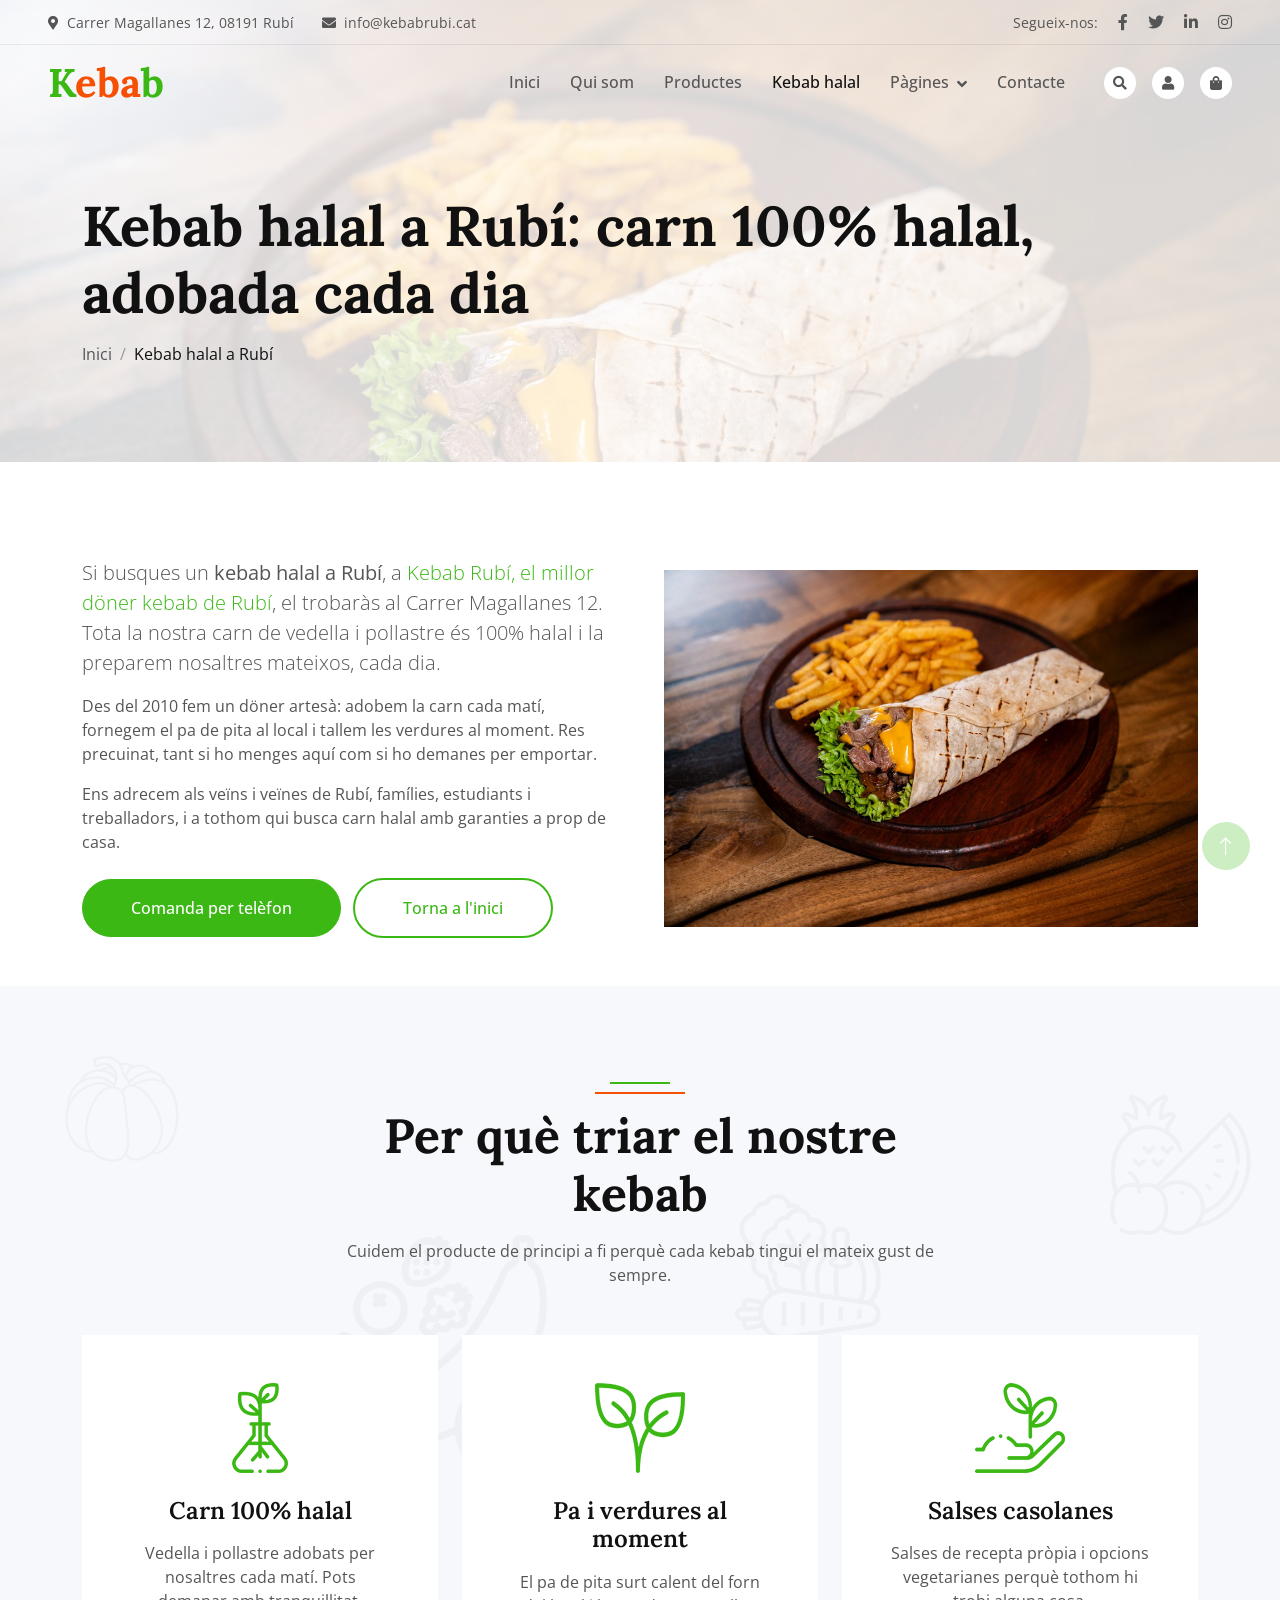
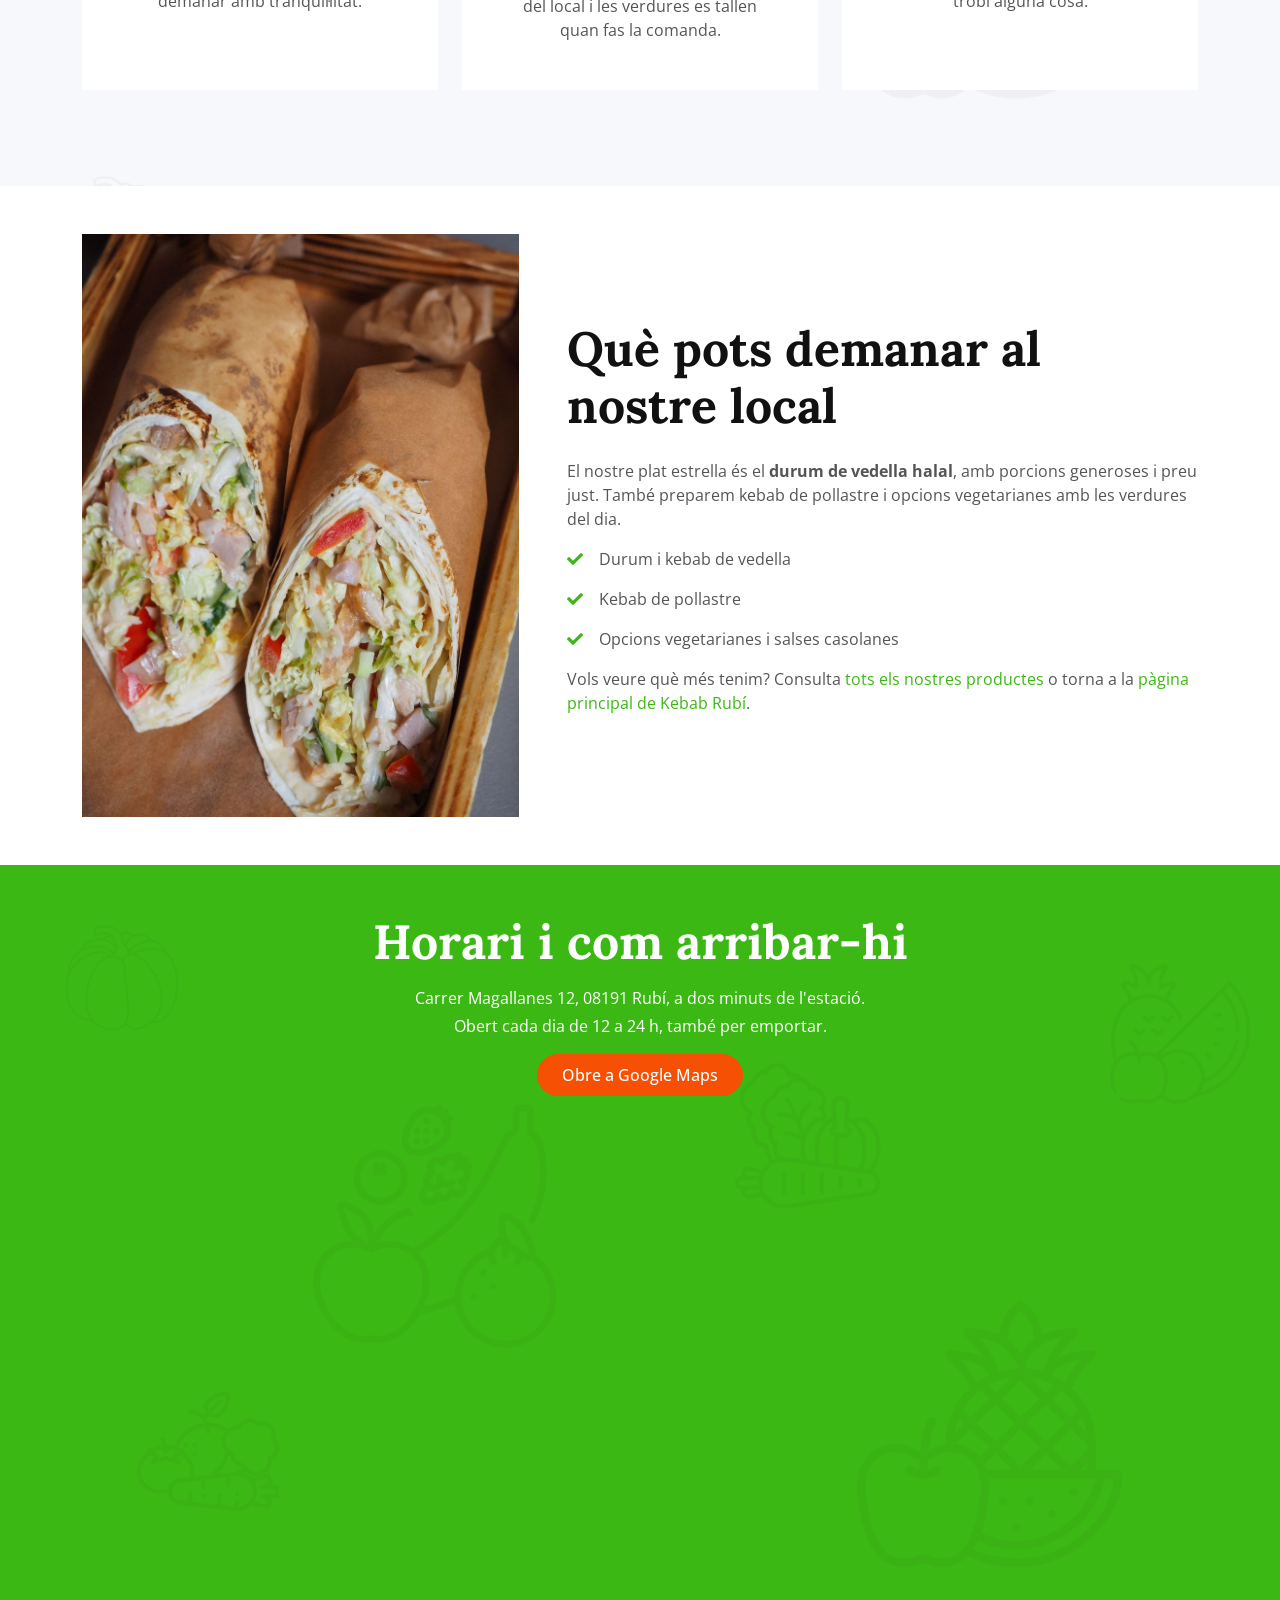
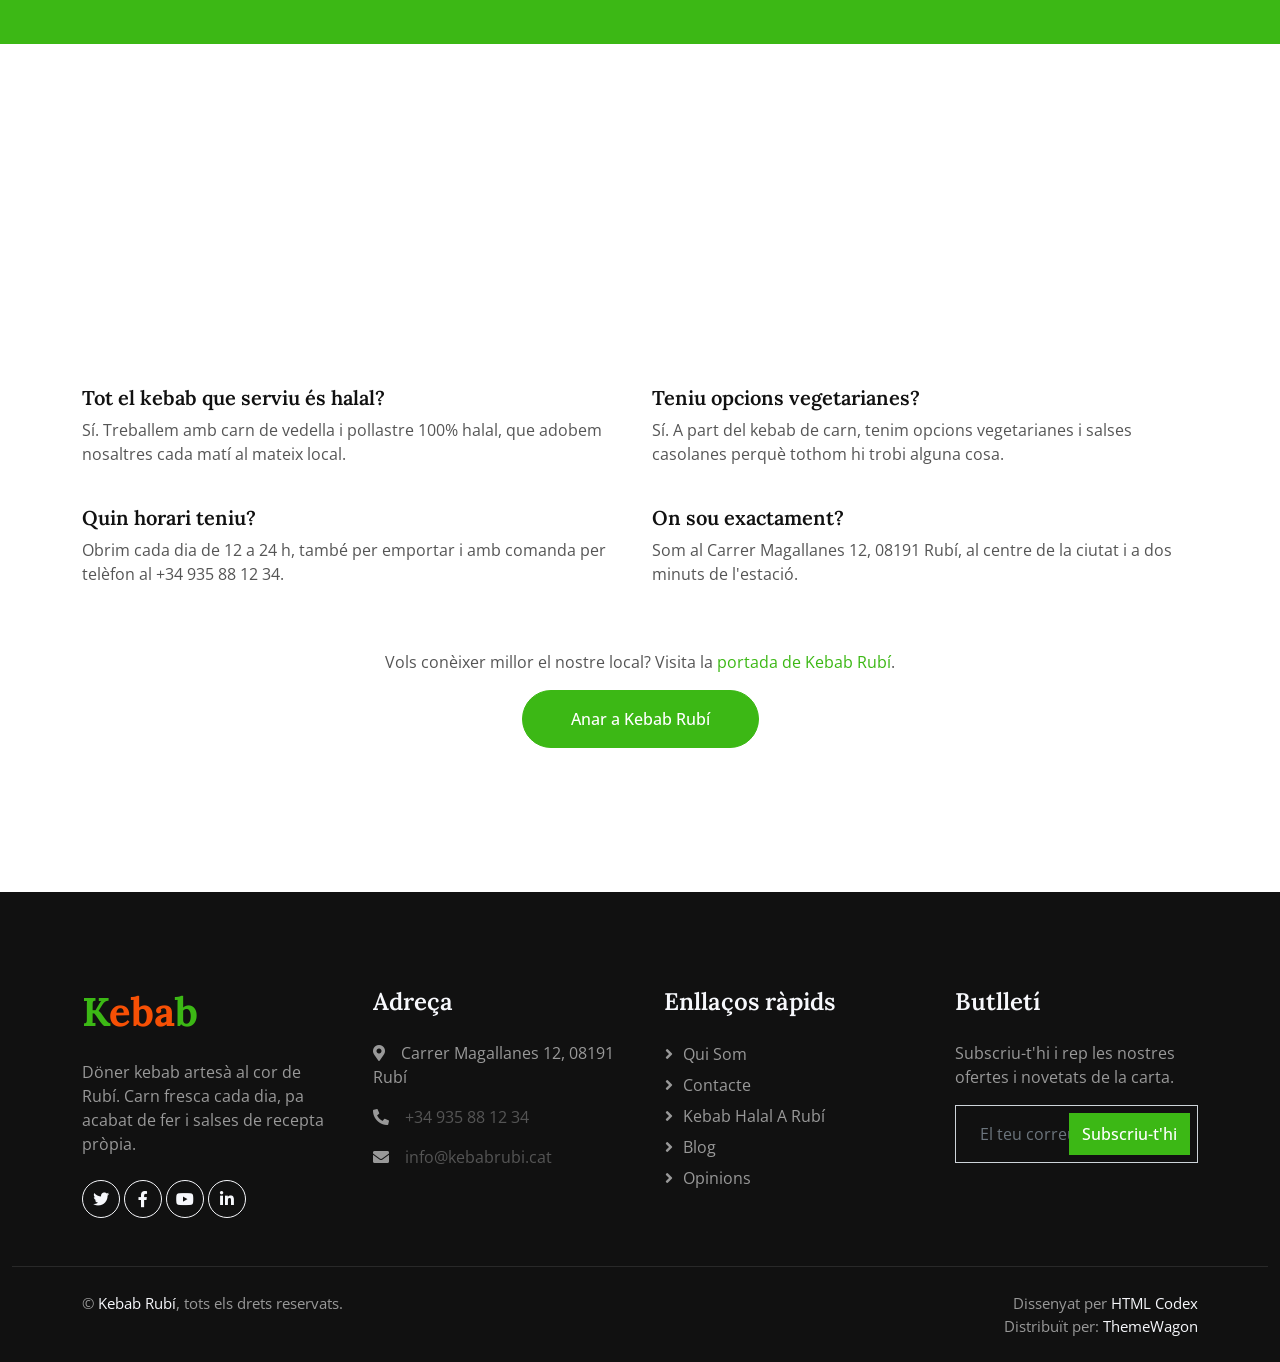
<file: kebab-halal-rubi.html>
<!DOCTYPE html>
<html lang="ca">

<head>
    <meta charset="utf-8">
    <title>Kebab halal a Rubí | Carn 100% halal – Kebab Rubí</title>
    <meta content="width=device-width, initial-scale=1.0" name="viewport">
    <meta name="description" content="Kebab halal a Rubí: carn de vedella i pollastre 100% halal, pa de pita fet al local i opcions vegetarianes. Truca'ns i fes la teva comanda avui mateix!">
    <meta name="robots" content="index, follow, max-image-preview:large">
    <link rel="canonical" href="https://andrewvalarezoalum-ctrl.github.io/SEO-KEBAB/kebab-halal-rubi.html">

    <!-- Open Graph / Twitter -->
    <meta property="og:type" content="article">
    <meta property="og:locale" content="ca_ES">
    <meta property="og:site_name" content="Kebab Rubí">
    <meta property="og:title" content="Kebab halal a Rubí | Carn 100% halal">
    <meta property="og:description" content="Carn de vedella i pollastre 100% halal adobada cada dia, pa de pita fet al local i opcions vegetarianes a Rubí.">
    <meta property="og:url" content="https://andrewvalarezoalum-ctrl.github.io/SEO-KEBAB/kebab-halal-rubi.html">
    <meta property="og:image" content="https://andrewvalarezoalum-ctrl.github.io/SEO-KEBAB/img/carousel-1.jpg">
    <meta property="og:image:alt" content="Durum de vedella halal amb formatge i patates fregides">
    <meta name="twitter:card" content="summary_large_image">

    <!-- Favicon -->
    <link href="img/favicon.svg" rel="icon" type="image/svg+xml">

    <!-- Structured data -->
    <script type="application/ld+json">
{
  "@context": "https://schema.org",
  "@type": "BreadcrumbList",
  "itemListElement": [
    {
      "@type": "ListItem",
      "position": 1,
      "name": "Inici",
      "item": "https://andrewvalarezoalum-ctrl.github.io/SEO-KEBAB/"
    },
    {
      "@type": "ListItem",
      "position": 2,
      "name": "Kebab halal a Rubí",
      "item": "https://andrewvalarezoalum-ctrl.github.io/SEO-KEBAB/kebab-halal-rubi.html"
    }
  ]
}
    </script>
    <script type="application/ld+json">
{
  "@context": "https://schema.org",
  "@type": "FAQPage",
  "mainEntity": [
    {
      "@type": "Question",
      "name": "Tot el kebab que serviu és halal?",
      "acceptedAnswer": {
        "@type": "Answer",
        "text": "Sí. Treballem amb carn de vedella i pollastre 100% halal, que adobem nosaltres cada matí al mateix local."
      }
    },
    {
      "@type": "Question",
      "name": "Teniu opcions vegetarianes?",
      "acceptedAnswer": {
        "@type": "Answer",
        "text": "Sí. A part del kebab de carn, tenim opcions vegetarianes i salses casolanes perquè tothom hi trobi alguna cosa."
      }
    },
    {
      "@type": "Question",
      "name": "Quin horari teniu?",
      "acceptedAnswer": {
        "@type": "Answer",
        "text": "Obrim cada dia de 12 a 24 h, també per emportar i amb comanda per telèfon al +34 935 88 12 34."
      }
    },
    {
      "@type": "Question",
      "name": "On sou exactament?",
      "acceptedAnswer": {
        "@type": "Answer",
        "text": "Som al Carrer Magallanes 12, 08191 Rubí, al centre de la ciutat i a dos minuts de l'estació."
      }
    }
  ]
}
    </script>

    <!-- Google Web Fonts -->
    <link rel="preconnect" href="https://fonts.googleapis.com">
    <link rel="preconnect" href="https://fonts.gstatic.com" crossorigin>
    <link href="https://fonts.googleapis.com/css2?family=Open+Sans:wght@400;500&family=Lora:wght@600;700&display=swap" rel="stylesheet"> 

    <!-- Icon Font Stylesheet -->
    <link href="https://cdnjs.cloudflare.com/ajax/libs/font-awesome/5.10.0/css/all.min.css" rel="stylesheet">
    <link href="https://cdn.jsdelivr.net/npm/bootstrap-icons@1.4.1/font/bootstrap-icons.css" rel="stylesheet">

    <!-- Libraries Stylesheet -->
    <link href="lib/animate/animate.min.css" rel="stylesheet">
    <link href="lib/owlcarousel/assets/owl.carousel.min.css" rel="stylesheet">

    <!-- Customized Bootstrap Stylesheet -->
    <link href="css/bootstrap.css" rel="stylesheet">

    <!-- Template Stylesheet -->
    <link href="css/style.css" rel="stylesheet">
</head>

<body>
<!-- Spinner Start -->
    <div id="spinner" class="show bg-white position-fixed translate-middle w-100 vh-100 top-50 start-50 d-flex align-items-center justify-content-center">
        <div class="spinner-border text-primary" role="status"></div>
    </div>
    <!-- Spinner End -->


    <!-- Navbar Start -->
    <div class="container-fluid fixed-top px-0 wow fadeIn" data-wow-delay="0.1s">
        <div class="top-bar row gx-0 align-items-center d-none d-lg-flex">
            <div class="col-lg-6 px-5 text-start">
                <small><i class="fa fa-map-marker-alt me-2"></i>Carrer Magallanes 12, 08191 Rubí</small>
                <small class="ms-4"><i class="fa fa-envelope me-2"></i>info@kebabrubi.cat</small>
            </div>
            <div class="col-lg-6 px-5 text-end">
                <small>Segueix-nos:</small>
                <a class="text-body ms-3" href="" aria-label="Facebook de Kebab Rubí"><i class="fab fa-facebook-f"></i></a>
                <a class="text-body ms-3" href="" aria-label="Twitter de Kebab Rubí"><i class="fab fa-twitter"></i></a>
                <a class="text-body ms-3" href="" aria-label="LinkedIn de Kebab Rubí"><i class="fab fa-linkedin-in"></i></a>
                <a class="text-body ms-3" href="" aria-label="Instagram de Kebab Rubí"><i class="fab fa-instagram"></i></a>
            </div>
        </div>

        <nav class="navbar navbar-expand-lg navbar-light py-lg-0 px-lg-5 wow fadeIn" data-wow-delay="0.1s">
            <a href="index.html" class="navbar-brand ms-4 ms-lg-0">
                <span class="h1 fw-bold text-primary m-0">K<span class="text-secondary">eba</span>b</span>
            </a>
            <button type="button" class="navbar-toggler me-4" data-bs-toggle="collapse" data-bs-target="#navbarCollapse">
                <span class="navbar-toggler-icon"></span>
            </button>
            <div class="collapse navbar-collapse" id="navbarCollapse">
                <div class="navbar-nav ms-auto p-4 p-lg-0">
                    <a href="index.html" class="nav-item nav-link">Inici</a>
                    <a href="about.html" class="nav-item nav-link">Qui som</a>
                    <a href="product.html" class="nav-item nav-link">Productes</a>
                    <a href="kebab-halal-rubi.html" class="nav-item nav-link active" aria-current="page">Kebab halal</a>
                    <div class="nav-item dropdown">
                        <a href="#" class="nav-link dropdown-toggle" data-bs-toggle="dropdown">Pàgines</a>
                        <div class="dropdown-menu m-0">
                            <a href="blog.html" class="dropdown-item">Blog</a>
                            <a href="feature.html" class="dropdown-item">Avantatges</a>
                            <a href="testimonial.html" class="dropdown-item">Opinions</a>
                            <a href="404.html" class="dropdown-item">Pàgina 404</a>
                        </div>
                    </div>
                    <a href="contact.html" class="nav-item nav-link">Contacte</a>
                </div>
                <div class="d-none d-lg-flex ms-2">
                    <a class="btn-sm-square bg-white rounded-circle ms-3" href="" aria-label="Cercar al web">
                        <small class="fa fa-search text-body"></small>
                    </a>
                    <a class="btn-sm-square bg-white rounded-circle ms-3" href="" aria-label="El meu compte">
                        <small class="fa fa-user text-body"></small>
                    </a>
                    <a class="btn-sm-square bg-white rounded-circle ms-3" href="" aria-label="La meva comanda">
                        <small class="fa fa-shopping-bag text-body"></small>
                    </a>
                </div>
            </div>
        </nav>
    </div>
    <!-- Navbar End -->


    <!-- Page Header Start -->
    <div class="container-fluid page-header page-header-overlay mb-5 wow fadeIn" data-wow-delay="0.1s">
        <div class="container">
            <h1 class="display-4 mb-3 animated slideInDown">Kebab halal a Rubí: carn 100% halal, adobada cada dia</h1>
            <nav aria-label="breadcrumb">
                <ol class="breadcrumb mb-0">
                    <li class="breadcrumb-item"><a class="text-body" href="index.html">Inici</a></li>
                    <li class="breadcrumb-item text-dark active" aria-current="page">Kebab halal a Rubí</li>
                </ol>
            </nav>
        </div>
    </div>
    <!-- Page Header End -->


    <!-- Intro Start -->
    <div class="container-xxl py-5">
        <div class="container">
            <div class="row g-5 align-items-center">
                <div class="col-lg-6 wow fadeIn" data-wow-delay="0.1s">
                    <p class="lead">Si busques un <strong>kebab halal a Rubí</strong>, a <a href="index.html">Kebab Rubí, el millor döner kebab de Rubí</a>, el trobaràs al Carrer Magallanes 12. Tota la nostra carn de vedella i pollastre és 100% halal i la preparem nosaltres mateixos, cada dia.</p>
                    <p>Des del 2010 fem un döner artesà: adobem la carn cada matí, fornegem el pa de pita al local i tallem les verdures al moment. Res precuinat, tant si ho menges aquí com si ho demanes per emportar.</p>
                    <p>Ens adrecem als veïns i veïnes de Rubí, famílies, estudiants i treballadors, i a tothom qui busca carn halal amb garanties a prop de casa.</p>
                    <a class="btn btn-primary rounded-pill py-3 px-5 mt-2" href="tel:+34935881234">Comanda per telèfon</a>
                    <a class="btn btn-outline-primary border-2 rounded-pill py-3 px-5 mt-2 ms-2" href="index.html">Torna a l'inici</a>
                </div>
                <div class="col-lg-6 wow fadeIn" data-wow-delay="0.3s">
                    <img class="img-fluid w-100" src="img/carousel-1.jpg" alt="Durum de vedella halal amb formatge, enciam i patates fregides sobre una taula de fusta" width="1920" height="1282" fetchpriority="high">
                </div>
            </div>
        </div>
    </div>
    <!-- Intro End -->


    <!-- Why Start -->
    <div class="container-fluid bg-light bg-icon py-6">
        <div class="container">
            <div class="section-header text-center mx-auto mb-5 wow fadeInUp" data-wow-delay="0.1s" style="max-width: 600px;">
                <h2 class="display-5 mb-3">Per què triar el nostre kebab</h2>
                <p>Cuidem el producte de principi a fi perquè cada kebab tingui el mateix gust de sempre.</p>
            </div>
            <div class="row g-4">
                <div class="col-lg-4 col-md-6 wow fadeInUp" data-wow-delay="0.1s">
                    <div class="bg-white text-center h-100 p-4 p-xl-5">
                        <img class="img-fluid mb-4" src="img/icon-3.png" alt="Icona de carn halal" width="90" height="90" loading="lazy">
                        <h3 class="h4 mb-3">Carn 100% halal</h3>
                        <p class="mb-0">Vedella i pollastre adobats per nosaltres cada matí. Pots demanar amb tranquil·litat.</p>
                    </div>
                </div>
                <div class="col-lg-4 col-md-6 wow fadeInUp" data-wow-delay="0.3s">
                    <div class="bg-white text-center h-100 p-4 p-xl-5">
                        <img class="img-fluid mb-4" src="img/icon-1.png" alt="Icona de verdures fresques" width="90" height="90" loading="lazy">
                        <h3 class="h4 mb-3">Pa i verdures al moment</h3>
                        <p class="mb-0">El pa de pita surt calent del forn del local i les verdures es tallen quan fas la comanda.</p>
                    </div>
                </div>
                <div class="col-lg-4 col-md-6 wow fadeInUp" data-wow-delay="0.5s">
                    <div class="bg-white text-center h-100 p-4 p-xl-5">
                        <img class="img-fluid mb-4" src="img/icon-2.png" alt="Icona de producte de proximitat" width="90" height="90" loading="lazy">
                        <h3 class="h4 mb-3">Salses casolanes</h3>
                        <p class="mb-0">Salses de recepta pròpia i opcions vegetarianes perquè tothom hi trobi alguna cosa.</p>
                    </div>
                </div>
            </div>
        </div>
    </div>
    <!-- Why End -->


    <!-- Menu Start -->
    <div class="container-xxl py-5">
        <div class="container">
            <div class="row g-5 align-items-center">
                <div class="col-lg-5 wow fadeIn" data-wow-delay="0.1s">
                    <img class="img-fluid w-100" src="img/about.jpg" alt="Dos durums de pollastre halal amb verdures fresques i salsa, embolicats en paper" width="900" height="1200" loading="lazy">
                </div>
                <div class="col-lg-7 wow fadeIn" data-wow-delay="0.3s">
                    <h2 class="display-5 mb-4">Què pots demanar al nostre local</h2>
                    <p>El nostre plat estrella és el <strong>durum de vedella halal</strong>, amb porcions generoses i preu just. També preparem kebab de pollastre i opcions vegetarianes amb les verdures del dia.</p>
                    <p><i class="fa fa-check text-primary me-3"></i>Durum i kebab de vedella</p>
                    <p><i class="fa fa-check text-primary me-3"></i>Kebab de pollastre</p>
                    <p><i class="fa fa-check text-primary me-3"></i>Opcions vegetarianes i salses casolanes</p>
                    <p>Vols veure què més tenim? Consulta <a href="product.html">tots els nostres productes</a> o torna a la <a href="index.html">pàgina principal de Kebab Rubí</a>.</p>
                </div>
            </div>
        </div>
    </div>
    <!-- Menu End -->


    <!-- Google Map Start -->
    <section id="mapa" class="container-fluid bg-primary bg-icon px-0 pt-5" aria-label="Mapa de Kebab Rubí">
        <div class="container text-center text-white pb-5">
            <h2 class="display-5 text-white mb-3">Horari i com arribar-hi</h2>
            <p class="mb-1">Carrer Magallanes 12, 08191 Rubí, a dos minuts de l'estació.</p>
            <p class="mb-3">Obert cada dia de 12 a 24 h, també per emportar.</p>
            <a class="btn btn-secondary rounded-pill py-2 px-4" href="https://www.google.com/maps/search/?api=1&amp;query=Carrer+Magallanes+12+08191+Rub%C3%AD" target="_blank" rel="noopener">Obre a Google Maps</a>
        </div>
        <iframe class="w-100 d-block border-0" style="height: 500px;"
            title="Mapa de Google amb la ubicació del kebab halal Kebab Rubí, Carrer Magallanes 12, Rubí"
            src="https://www.google.com/maps?q=Carrer+Magallanes+12,+08191+Rub%C3%AD&amp;output=embed"
            loading="lazy" referrerpolicy="no-referrer-when-downgrade" allowfullscreen></iframe>
    </section>
    <!-- Google Map End -->


    <!-- FAQ Start -->
    <div class="container-xxl py-6">
        <div class="container">
            <div class="section-header text-center mx-auto mb-5 wow fadeInUp" data-wow-delay="0.1s" style="max-width: 600px;">
                <h2 class="display-5 mb-3">Preguntes freqüents sobre el kebab halal a Rubí</h2>
            </div>
            <div class="row g-4">
                <div class="col-lg-6">
                    <h3 class="h5 mb-2">Tot el kebab que serviu és halal?</h3>
                    <p>Sí. Treballem amb carn de vedella i pollastre 100% halal, que adobem nosaltres cada matí al mateix local.</p>
                </div>
                <div class="col-lg-6">
                    <h3 class="h5 mb-2">Teniu opcions vegetarianes?</h3>
                    <p>Sí. A part del kebab de carn, tenim opcions vegetarianes i salses casolanes perquè tothom hi trobi alguna cosa.</p>
                </div>
                <div class="col-lg-6">
                    <h3 class="h5 mb-2">Quin horari teniu?</h3>
                    <p>Obrim cada dia de 12 a 24 h, també per emportar i amb comanda per telèfon al +34 935 88 12 34.</p>
                </div>
                <div class="col-lg-6">
                    <h3 class="h5 mb-2">On sou exactament?</h3>
                    <p>Som al Carrer Magallanes 12, 08191 Rubí, al centre de la ciutat i a dos minuts de l'estació.</p>
                </div>
            </div>
            <div class="text-center mt-5">
                <p class="mb-3">Vols conèixer millor el nostre local? Visita la <a href="index.html">portada de Kebab Rubí</a>.</p>
                <a class="btn btn-primary rounded-pill py-3 px-5" href="index.html">Anar a Kebab Rubí</a>
            </div>
        </div>
    </div>
    <!-- FAQ End -->


    <!-- Footer Start -->
    <div class="container-fluid bg-dark footer mt-5 pt-5 wow fadeIn" data-wow-delay="0.1s">
        <div class="container py-5">
            <div class="row g-5">
                <div class="col-lg-3 col-md-6">
                    <p class="h1 fw-bold text-primary mb-4">K<span class="text-secondary">eba</span>b</p>
                    <p>Döner kebab artesà al cor de Rubí. Carn fresca cada dia, pa acabat de fer i salses de recepta pròpia.</p>
                    <div class="d-flex pt-2">
                        <a class="btn btn-square btn-outline-light rounded-circle me-1" href="" aria-label="Twitter de Kebab Rubí"><i class="fab fa-twitter"></i></a>
                        <a class="btn btn-square btn-outline-light rounded-circle me-1" href="" aria-label="Facebook de Kebab Rubí"><i class="fab fa-facebook-f"></i></a>
                        <a class="btn btn-square btn-outline-light rounded-circle me-1" href="" aria-label="YouTube de Kebab Rubí"><i class="fab fa-youtube"></i></a>
                        <a class="btn btn-square btn-outline-light rounded-circle me-0" href="" aria-label="LinkedIn de Kebab Rubí"><i class="fab fa-linkedin-in"></i></a>
                    </div>
                </div>
                <div class="col-lg-3 col-md-6">
                    <h3 class="h4 text-light mb-4">Adreça</h3>
                    <p><i class="fa fa-map-marker-alt me-3"></i>Carrer Magallanes 12, 08191 Rubí</p>
                    <p><i class="fa fa-phone-alt me-3"></i><a class="text-body" href="tel:+34935881234">+34 935 88 12 34</a></p>
                    <p><i class="fa fa-envelope me-3"></i><a class="text-body" href="mailto:info@kebabrubi.cat">info@kebabrubi.cat</a></p>
                </div>
                <div class="col-lg-3 col-md-6">
                    <h3 class="h4 text-light mb-4">Enllaços ràpids</h3>
                    <a class="btn btn-link" href="about.html">Qui som</a>
                    <a class="btn btn-link" href="contact.html">Contacte</a>
                    <a class="btn btn-link" href="kebab-halal-rubi.html">Kebab halal a Rubí</a>
                    <a class="btn btn-link" href="blog.html">Blog</a>
                    <a class="btn btn-link" href="testimonial.html">Opinions</a>
                </div>
                <div class="col-lg-3 col-md-6">
                    <h3 class="h4 text-light mb-4">Butlletí</h3>
                    <p>Subscriu-t'hi i rep les nostres ofertes i novetats de la carta.</p>
                    <div class="position-relative mx-auto" style="max-width: 400px;">
                        <input class="form-control bg-transparent w-100 py-3 ps-4 pe-5" type="email" placeholder="El teu correu" aria-label="El teu correu">
                        <button type="button" class="btn btn-primary py-2 position-absolute top-0 end-0 mt-2 me-2">Subscriu-t'hi</button>
                    </div>
                </div>
            </div>
        </div>
        <div class="container-fluid copyright">
            <div class="container">
                <div class="row">
                    <div class="col-md-6 text-center text-md-start mb-3 mb-md-0">
                        &copy; <a href="index.html">Kebab Rubí</a>, tots els drets reservats.
                    </div>
                    <div class="col-md-6 text-center text-md-end">
                        <!--/*** This template is free as long as you keep the footer author’s credit link/attribution link/backlink. If you'd like to use the template without the footer author’s credit link/attribution link/backlink, you can purchase the Credit Removal License from "https://htmlcodex.com/credit-removal". Thank you for your support. ***/-->
                        Dissenyat per <a href="https://htmlcodex.com">HTML Codex</a>
                        <br>Distribuït per: <a href="https://themewagon.com" target="_blank">ThemeWagon</a>
                    </div>
                </div>
            </div>
        </div>
    </div>
    <!-- Footer End -->


    <!-- Back to Top -->
    <a href="#" class="btn btn-lg btn-primary btn-lg-square rounded-circle back-to-top" aria-label="Tornar a dalt"><i class="bi bi-arrow-up"></i></a>


    <!-- JavaScript Libraries -->
    <script src="https://code.jquery.com/jquery-3.4.1.min.js"></script>
    <script src="https://cdn.jsdelivr.net/npm/bootstrap@5.0.0/dist/js/bootstrap.bundle.min.js"></script>
    <script src="lib/wow/wow.min.js"></script>
    <script src="lib/easing/easing.min.js"></script>
    <script src="lib/waypoints/waypoints.min.js"></script>
    <script src="lib/owlcarousel/owl.carousel.min.js"></script>

    <!-- Template Javascript -->
    <script src="js/main.js"></script>
</body>

</html>
</file>
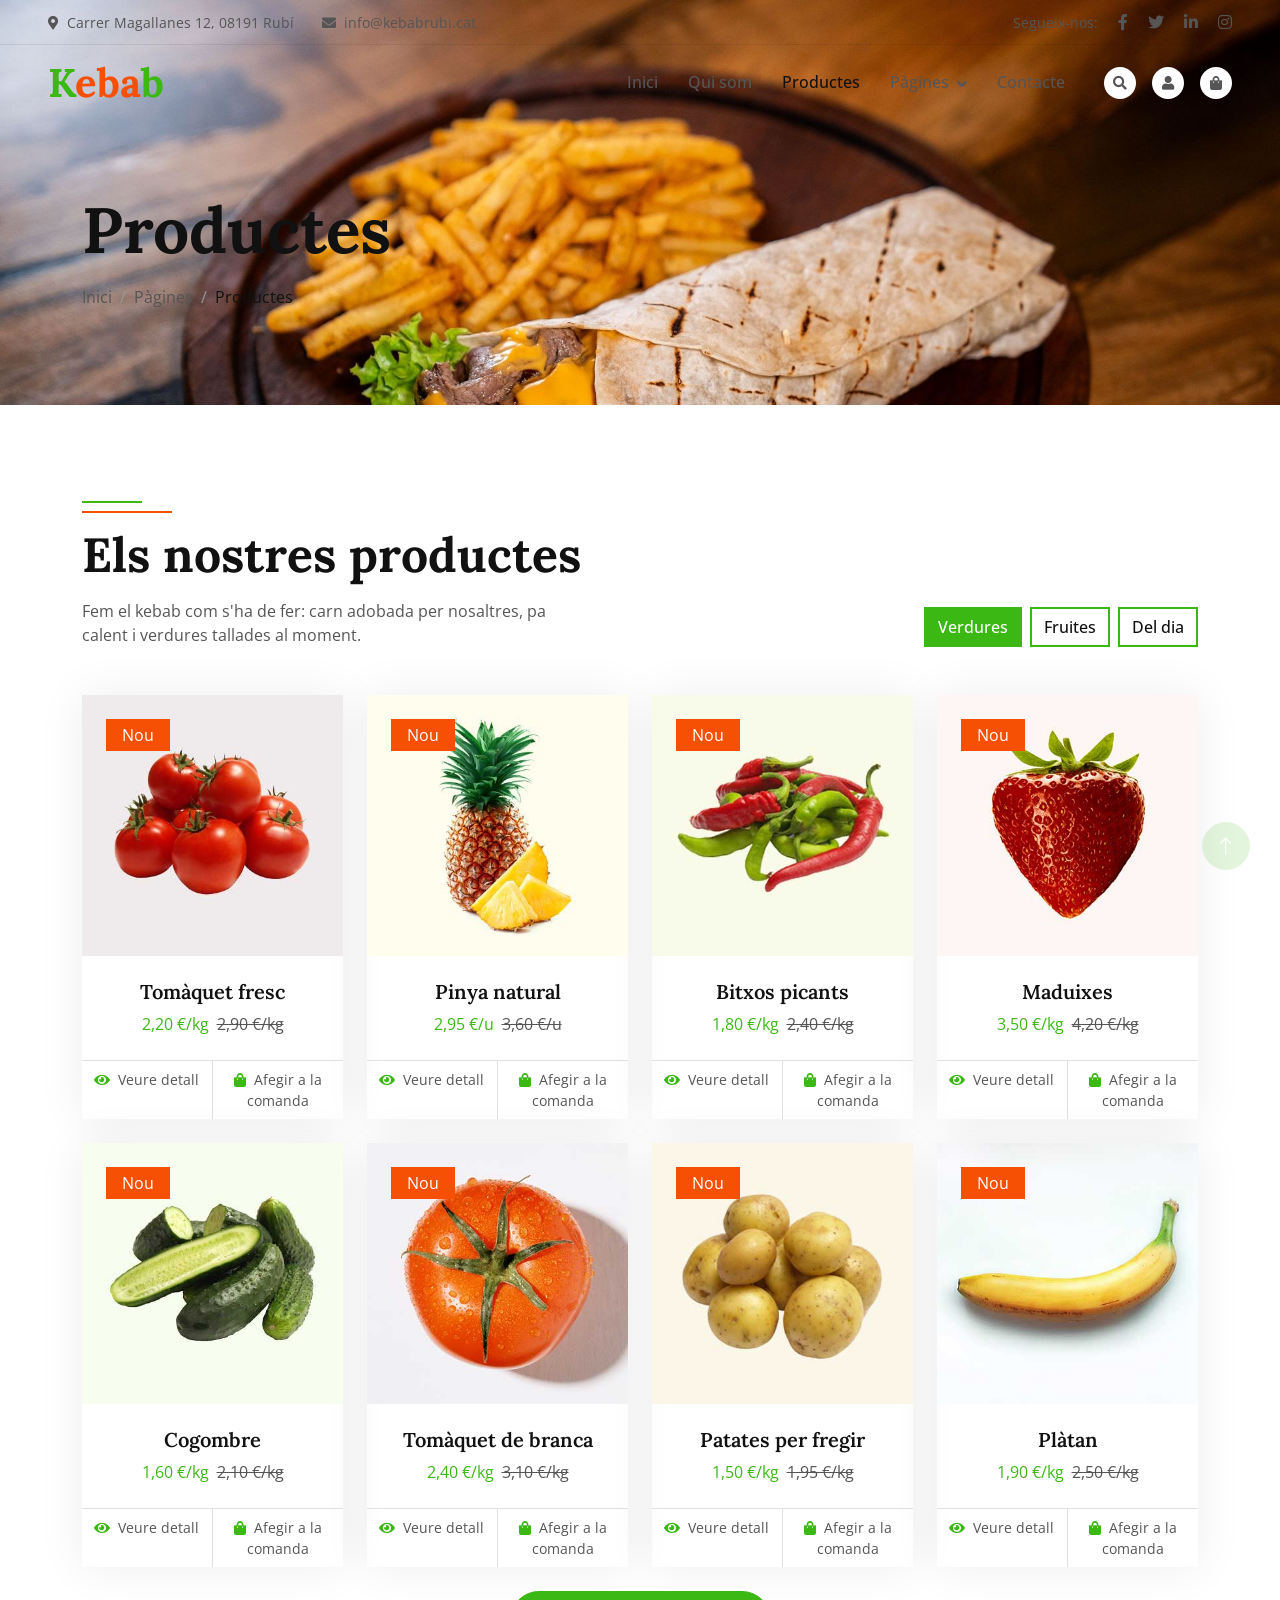
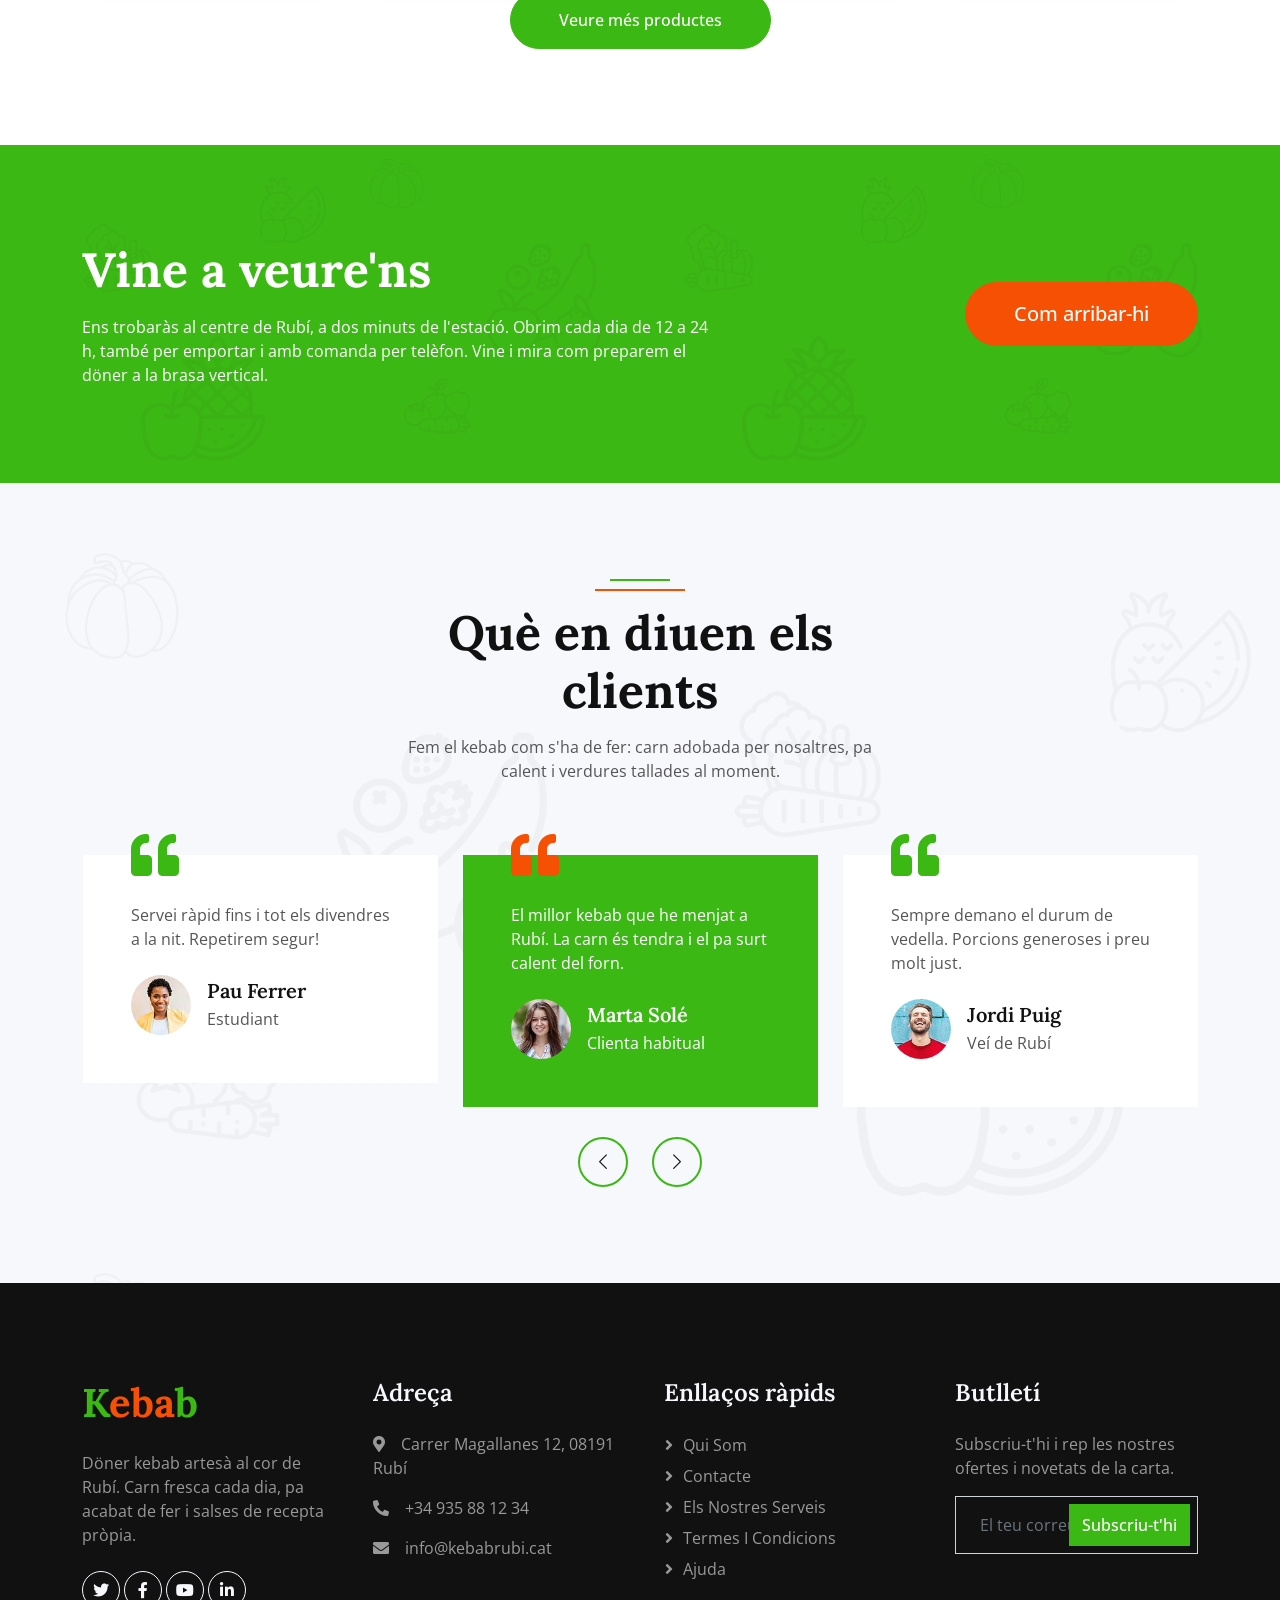
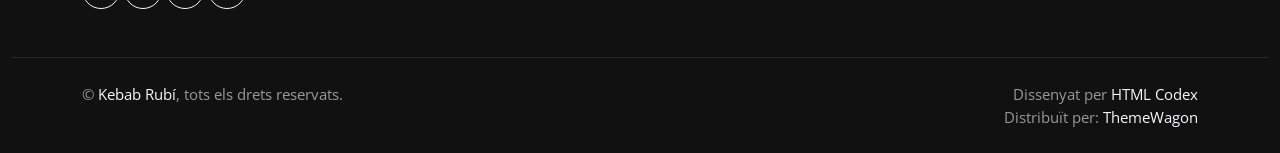
<file: product.html>
<!doctype html>
<html lang="ca">
  <head>
    <meta name="robots" content="index, follow" />
    <link rel="canonical" href="URL_CANONICA_DE_LA_PAGINA" />
    <meta charset="utf-8" />
    <title>Kebab Rubí - El millor döner kebab de Rubí</title>
    <meta content="width=device-width, initial-scale=1.0" name="viewport" />
    <meta
      content="kebab, döner, durum, Rubí, menjar per emportar, pa de pita"
      name="keywords"
    />
    <meta
      content="Döner kebab artesà a Rubí: carn fresca cada dia, pa acabat de fer i verdures de proximitat."
      name="description"
    />

    <!-- Favicon -->
    <link href="img/favicon.ico" rel="icon" />

    <!-- Google Web Fonts -->
    <link rel="preconnect" href="https://fonts.googleapis.com" />
    <link rel="preconnect" href="https://fonts.gstatic.com" crossorigin />
    <link
      href="https://fonts.googleapis.com/css2?family=Open+Sans:wght@400;500&family=Lora:wght@600;700&display=swap"
      rel="stylesheet"
    />

    <!-- Icon Font Stylesheet -->
    <link
      href="https://cdnjs.cloudflare.com/ajax/libs/font-awesome/5.10.0/css/all.min.css"
      rel="stylesheet"
    />
    <link
      href="https://cdn.jsdelivr.net/npm/bootstrap-icons@1.4.1/font/bootstrap-icons.css"
      rel="stylesheet"
    />

    <!-- Libraries Stylesheet -->
    <link href="lib/animate/animate.min.css" rel="stylesheet" />
    <link href="lib/owlcarousel/assets/owl.carousel.min.css" rel="stylesheet" />

    <!-- Customized Bootstrap Stylesheet -->
    <link href="css/bootstrap.css" rel="stylesheet" />

    <!-- Template Stylesheet -->
    <link href="css/style.css" rel="stylesheet" />
  </head>

  <body>
    <!-- Spinner Start -->
    <div
      id="spinner"
      class="show bg-white position-fixed translate-middle w-100 vh-100 top-50 start-50 d-flex align-items-center justify-content-center"
    >
      <div class="spinner-border text-primary" role="status"></div>
    </div>
    <!-- Spinner End -->

    <!-- Navbar Start -->
    <div
      class="container-fluid fixed-top px-0 wow fadeIn"
      data-wow-delay="0.1s"
    >
      <div class="top-bar row gx-0 align-items-center d-none d-lg-flex">
        <div class="col-lg-6 px-5 text-start">
          <small
            ><i class="fa fa-map-marker-alt me-2"></i>Carrer Magallanes 12,
            08191 Rubí</small
          >
          <small class="ms-4"
            ><i class="fa fa-envelope me-2"></i>info@kebabrubi.cat</small
          >
        </div>
        <div class="col-lg-6 px-5 text-end">
          <small>Segueix-nos:</small>
          <a class="text-body ms-3" href=""
            ><i class="fab fa-facebook-f"></i
          ></a>
          <a class="text-body ms-3" href=""><i class="fab fa-twitter"></i></a>
          <a class="text-body ms-3" href=""
            ><i class="fab fa-linkedin-in"></i
          ></a>
          <a class="text-body ms-3" href=""><i class="fab fa-instagram"></i></a>
        </div>
      </div>

      <nav
        class="navbar navbar-expand-lg navbar-light py-lg-0 px-lg-5 wow fadeIn"
        data-wow-delay="0.1s"
      >
        <a href="index.html" class="navbar-brand ms-4 ms-lg-0">
          <h1 class="fw-bold text-primary m-0">
            K<span class="text-secondary">eba</span>b
          </h1>
        </a>
        <button
          type="button"
          class="navbar-toggler me-4"
          data-bs-toggle="collapse"
          data-bs-target="#navbarCollapse"
        >
          <span class="navbar-toggler-icon"></span>
        </button>
        <div class="collapse navbar-collapse" id="navbarCollapse">
          <div class="navbar-nav ms-auto p-4 p-lg-0">
            <a href="index.html" class="nav-item nav-link">Inici</a>
            <a href="about.html" class="nav-item nav-link">Qui som</a>
            <a href="product.html" class="nav-item nav-link active"
              >Productes</a
            >
            <div class="nav-item dropdown">
              <a
                href="#"
                class="nav-link dropdown-toggle"
                data-bs-toggle="dropdown"
                >Pàgines</a
              >
              <div class="dropdown-menu m-0">
                <a href="blog.html" class="dropdown-item">Blog</a>
                <a href="feature.html" class="dropdown-item">Avantatges</a>
                <a href="testimonial.html" class="dropdown-item">Opinions</a>
                <a href="404.html" class="dropdown-item">Pàgina 404</a>
              </div>
            </div>
            <a href="contact.html" class="nav-item nav-link">Contacte</a>
          </div>
          <div class="d-none d-lg-flex ms-2">
            <a class="btn-sm-square bg-white rounded-circle ms-3" href="">
              <small class="fa fa-search text-body"></small>
            </a>
            <a class="btn-sm-square bg-white rounded-circle ms-3" href="">
              <small class="fa fa-user text-body"></small>
            </a>
            <a class="btn-sm-square bg-white rounded-circle ms-3" href="">
              <small class="fa fa-shopping-bag text-body"></small>
            </a>
          </div>
        </div>
      </nav>
    </div>
    <!-- Navbar End -->

    <!-- Page Header Start -->
    <div
      class="container-fluid page-header mb-5 wow fadeIn"
      data-wow-delay="0.1s"
    >
      <div class="container">
        <h1 class="display-3 mb-3 animated slideInDown">Productes</h1>
        <nav aria-label="breadcrumb animated slideInDown">
          <ol class="breadcrumb mb-0">
            <li class="breadcrumb-item">
              <a class="text-body" href="#">Inici</a>
            </li>
            <li class="breadcrumb-item">
              <a class="text-body" href="#">Pàgines</a>
            </li>
            <li class="breadcrumb-item text-dark active" aria-current="page">
              Productes
            </li>
          </ol>
        </nav>
      </div>
    </div>
    <!-- Page Header End -->

    <!-- Product Start -->
    <div class="container-xxl py-5">
      <div class="container">
        <div class="row g-0 gx-5 align-items-end">
          <div class="col-lg-6">
            <div
              class="section-header text-start mb-5 wow fadeInUp"
              data-wow-delay="0.1s"
              style="max-width: 500px"
            >
              <h1 class="display-5 mb-3">Els nostres productes</h1>
              <p>
                Fem el kebab com s'ha de fer: carn adobada per nosaltres, pa
                calent i verdures tallades al moment.
              </p>
            </div>
          </div>
          <div
            class="col-lg-6 text-start text-lg-end wow slideInRight"
            data-wow-delay="0.1s"
          >
            <ul class="nav nav-pills d-inline-flex justify-content-end mb-5">
              <li class="nav-item me-2">
                <a
                  class="btn btn-outline-primary border-2 active"
                  data-bs-toggle="pill"
                  href="#tab-1"
                  >Verdures</a
                >
              </li>
              <li class="nav-item me-2">
                <a
                  class="btn btn-outline-primary border-2"
                  data-bs-toggle="pill"
                  href="#tab-2"
                  >Fruites</a
                >
              </li>
              <li class="nav-item me-0">
                <a
                  class="btn btn-outline-primary border-2"
                  data-bs-toggle="pill"
                  href="#tab-3"
                  >Del dia</a
                >
              </li>
            </ul>
          </div>
        </div>
        <div class="tab-content">
          <div id="tab-1" class="tab-pane fade show p-0 active">
            <div class="row g-4">
              <div
                class="col-xl-3 col-lg-4 col-md-6 wow fadeInUp"
                data-wow-delay="0.1s"
              >
                <div class="product-item">
                  <div class="position-relative bg-light overflow-hidden">
                    <img
                      class="img-fluid w-100"
                      src="img/product-1.jpg"
                      alt=""
                    />
                    <div
                      class="bg-secondary rounded text-white position-absolute start-0 top-0 m-4 py-1 px-3"
                    >
                      Nou
                    </div>
                  </div>
                  <div class="text-center p-4">
                    <a class="d-block h5 mb-2" href="">Tomàquet fresc</a>
                    <span class="text-primary me-1">2,20 €/kg</span>
                    <span class="text-body text-decoration-line-through"
                      >2,90 €/kg</span
                    >
                  </div>
                  <div class="d-flex border-top">
                    <small class="w-50 text-center border-end py-2">
                      <a class="text-body" href=""
                        ><i class="fa fa-eye text-primary me-2"></i>Veure
                        detall</a
                      >
                    </small>
                    <small class="w-50 text-center py-2">
                      <a class="text-body" href=""
                        ><i class="fa fa-shopping-bag text-primary me-2"></i
                        >Afegir a la comanda</a
                      >
                    </small>
                  </div>
                </div>
              </div>
              <div
                class="col-xl-3 col-lg-4 col-md-6 wow fadeInUp"
                data-wow-delay="0.3s"
              >
                <div class="product-item">
                  <div class="position-relative bg-light overflow-hidden">
                    <img
                      class="img-fluid w-100"
                      src="img/product-2.jpg"
                      alt=""
                    />
                    <div
                      class="bg-secondary rounded text-white position-absolute start-0 top-0 m-4 py-1 px-3"
                    >
                      Nou
                    </div>
                  </div>
                  <div class="text-center p-4">
                    <a class="d-block h5 mb-2" href="">Pinya natural</a>
                    <span class="text-primary me-1">2,95 €/u</span>
                    <span class="text-body text-decoration-line-through"
                      >3,60 €/u</span
                    >
                  </div>
                  <div class="d-flex border-top">
                    <small class="w-50 text-center border-end py-2">
                      <a class="text-body" href=""
                        ><i class="fa fa-eye text-primary me-2"></i>Veure
                        detall</a
                      >
                    </small>
                    <small class="w-50 text-center py-2">
                      <a class="text-body" href=""
                        ><i class="fa fa-shopping-bag text-primary me-2"></i
                        >Afegir a la comanda</a
                      >
                    </small>
                  </div>
                </div>
              </div>
              <div
                class="col-xl-3 col-lg-4 col-md-6 wow fadeInUp"
                data-wow-delay="0.5s"
              >
                <div class="product-item">
                  <div class="position-relative bg-light overflow-hidden">
                    <img
                      class="img-fluid w-100"
                      src="img/product-3.jpg"
                      alt=""
                    />
                    <div
                      class="bg-secondary rounded text-white position-absolute start-0 top-0 m-4 py-1 px-3"
                    >
                      Nou
                    </div>
                  </div>
                  <div class="text-center p-4">
                    <a class="d-block h5 mb-2" href="">Bitxos picants</a>
                    <span class="text-primary me-1">1,80 €/kg</span>
                    <span class="text-body text-decoration-line-through"
                      >2,40 €/kg</span
                    >
                  </div>
                  <div class="d-flex border-top">
                    <small class="w-50 text-center border-end py-2">
                      <a class="text-body" href=""
                        ><i class="fa fa-eye text-primary me-2"></i>Veure
                        detall</a
                      >
                    </small>
                    <small class="w-50 text-center py-2">
                      <a class="text-body" href=""
                        ><i class="fa fa-shopping-bag text-primary me-2"></i
                        >Afegir a la comanda</a
                      >
                    </small>
                  </div>
                </div>
              </div>
              <div
                class="col-xl-3 col-lg-4 col-md-6 wow fadeInUp"
                data-wow-delay="0.7s"
              >
                <div class="product-item">
                  <div class="position-relative bg-light overflow-hidden">
                    <img
                      class="img-fluid w-100"
                      src="img/product-4.jpg"
                      alt=""
                    />
                    <div
                      class="bg-secondary rounded text-white position-absolute start-0 top-0 m-4 py-1 px-3"
                    >
                      Nou
                    </div>
                  </div>
                  <div class="text-center p-4">
                    <a class="d-block h5 mb-2" href="">Maduixes</a>
                    <span class="text-primary me-1">3,50 €/kg</span>
                    <span class="text-body text-decoration-line-through"
                      >4,20 €/kg</span
                    >
                  </div>
                  <div class="d-flex border-top">
                    <small class="w-50 text-center border-end py-2">
                      <a class="text-body" href=""
                        ><i class="fa fa-eye text-primary me-2"></i>Veure
                        detall</a
                      >
                    </small>
                    <small class="w-50 text-center py-2">
                      <a class="text-body" href=""
                        ><i class="fa fa-shopping-bag text-primary me-2"></i
                        >Afegir a la comanda</a
                      >
                    </small>
                  </div>
                </div>
              </div>
              <div
                class="col-xl-3 col-lg-4 col-md-6 wow fadeInUp"
                data-wow-delay="0.1s"
              >
                <div class="product-item">
                  <div class="position-relative bg-light overflow-hidden">
                    <img
                      class="img-fluid w-100"
                      src="img/product-5.jpg"
                      alt=""
                    />
                    <div
                      class="bg-secondary rounded text-white position-absolute start-0 top-0 m-4 py-1 px-3"
                    >
                      Nou
                    </div>
                  </div>
                  <div class="text-center p-4">
                    <a class="d-block h5 mb-2" href="">Cogombre</a>
                    <span class="text-primary me-1">1,60 €/kg</span>
                    <span class="text-body text-decoration-line-through"
                      >2,10 €/kg</span
                    >
                  </div>
                  <div class="d-flex border-top">
                    <small class="w-50 text-center border-end py-2">
                      <a class="text-body" href=""
                        ><i class="fa fa-eye text-primary me-2"></i>Veure
                        detall</a
                      >
                    </small>
                    <small class="w-50 text-center py-2">
                      <a class="text-body" href=""
                        ><i class="fa fa-shopping-bag text-primary me-2"></i
                        >Afegir a la comanda</a
                      >
                    </small>
                  </div>
                </div>
              </div>
              <div
                class="col-xl-3 col-lg-4 col-md-6 wow fadeInUp"
                data-wow-delay="0.3s"
              >
                <div class="product-item">
                  <div class="position-relative bg-light overflow-hidden">
                    <img
                      class="img-fluid w-100"
                      src="img/product-6.jpg"
                      alt=""
                    />
                    <div
                      class="bg-secondary rounded text-white position-absolute start-0 top-0 m-4 py-1 px-3"
                    >
                      Nou
                    </div>
                  </div>
                  <div class="text-center p-4">
                    <a class="d-block h5 mb-2" href="">Tomàquet de branca</a>
                    <span class="text-primary me-1">2,40 €/kg</span>
                    <span class="text-body text-decoration-line-through"
                      >3,10 €/kg</span
                    >
                  </div>
                  <div class="d-flex border-top">
                    <small class="w-50 text-center border-end py-2">
                      <a class="text-body" href=""
                        ><i class="fa fa-eye text-primary me-2"></i>Veure
                        detall</a
                      >
                    </small>
                    <small class="w-50 text-center py-2">
                      <a class="text-body" href=""
                        ><i class="fa fa-shopping-bag text-primary me-2"></i
                        >Afegir a la comanda</a
                      >
                    </small>
                  </div>
                </div>
              </div>
              <div
                class="col-xl-3 col-lg-4 col-md-6 wow fadeInUp"
                data-wow-delay="0.5s"
              >
                <div class="product-item">
                  <div class="position-relative bg-light overflow-hidden">
                    <img
                      class="img-fluid w-100"
                      src="img/product-7.jpg"
                      alt=""
                    />
                    <div
                      class="bg-secondary rounded text-white position-absolute start-0 top-0 m-4 py-1 px-3"
                    >
                      Nou
                    </div>
                  </div>
                  <div class="text-center p-4">
                    <a class="d-block h5 mb-2" href="">Patates per fregir</a>
                    <span class="text-primary me-1">1,50 €/kg</span>
                    <span class="text-body text-decoration-line-through"
                      >1,95 €/kg</span
                    >
                  </div>
                  <div class="d-flex border-top">
                    <small class="w-50 text-center border-end py-2">
                      <a class="text-body" href=""
                        ><i class="fa fa-eye text-primary me-2"></i>Veure
                        detall</a
                      >
                    </small>
                    <small class="w-50 text-center py-2">
                      <a class="text-body" href=""
                        ><i class="fa fa-shopping-bag text-primary me-2"></i
                        >Afegir a la comanda</a
                      >
                    </small>
                  </div>
                </div>
              </div>
              <div
                class="col-xl-3 col-lg-4 col-md-6 wow fadeInUp"
                data-wow-delay="0.7s"
              >
                <div class="product-item">
                  <div class="position-relative bg-light overflow-hidden">
                    <img
                      class="img-fluid w-100"
                      src="img/product-8.jpg"
                      alt=""
                    />
                    <div
                      class="bg-secondary rounded text-white position-absolute start-0 top-0 m-4 py-1 px-3"
                    >
                      Nou
                    </div>
                  </div>
                  <div class="text-center p-4">
                    <a class="d-block h5 mb-2" href="">Plàtan</a>
                    <span class="text-primary me-1">1,90 €/kg</span>
                    <span class="text-body text-decoration-line-through"
                      >2,50 €/kg</span
                    >
                  </div>
                  <div class="d-flex border-top">
                    <small class="w-50 text-center border-end py-2">
                      <a class="text-body" href=""
                        ><i class="fa fa-eye text-primary me-2"></i>Veure
                        detall</a
                      >
                    </small>
                    <small class="w-50 text-center py-2">
                      <a class="text-body" href=""
                        ><i class="fa fa-shopping-bag text-primary me-2"></i
                        >Afegir a la comanda</a
                      >
                    </small>
                  </div>
                </div>
              </div>
              <div
                class="col-12 text-center wow fadeInUp"
                data-wow-delay="0.1s"
              >
                <a class="btn btn-primary rounded-pill py-3 px-5" href=""
                  >Veure més productes</a
                >
              </div>
            </div>
          </div>
          <div id="tab-2" class="tab-pane fade show p-0">
            <div class="row g-4">
              <div class="col-xl-3 col-lg-4 col-md-6">
                <div class="product-item">
                  <div class="position-relative bg-light overflow-hidden">
                    <img
                      class="img-fluid w-100"
                      src="img/product-1.jpg"
                      alt=""
                    />
                    <div
                      class="bg-secondary rounded text-white position-absolute start-0 top-0 m-4 py-1 px-3"
                    >
                      Nou
                    </div>
                  </div>
                  <div class="text-center p-4">
                    <a class="d-block h5 mb-2" href="">Tomàquet fresc</a>
                    <span class="text-primary me-1">2,20 €/kg</span>
                    <span class="text-body text-decoration-line-through"
                      >2,90 €/kg</span
                    >
                  </div>
                  <div class="d-flex border-top">
                    <small class="w-50 text-center border-end py-2">
                      <a class="text-body" href=""
                        ><i class="fa fa-eye text-primary me-2"></i>Veure
                        detall</a
                      >
                    </small>
                    <small class="w-50 text-center py-2">
                      <a class="text-body" href=""
                        ><i class="fa fa-shopping-bag text-primary me-2"></i
                        >Afegir a la comanda</a
                      >
                    </small>
                  </div>
                </div>
              </div>
              <div class="col-xl-3 col-lg-4 col-md-6">
                <div class="product-item">
                  <div class="position-relative bg-light overflow-hidden">
                    <img
                      class="img-fluid w-100"
                      src="img/product-2.jpg"
                      alt=""
                    />
                    <div
                      class="bg-secondary rounded text-white position-absolute start-0 top-0 m-4 py-1 px-3"
                    >
                      Nou
                    </div>
                  </div>
                  <div class="text-center p-4">
                    <a class="d-block h5 mb-2" href="">Pinya natural</a>
                    <span class="text-primary me-1">2,95 €/u</span>
                    <span class="text-body text-decoration-line-through"
                      >3,60 €/u</span
                    >
                  </div>
                  <div class="d-flex border-top">
                    <small class="w-50 text-center border-end py-2">
                      <a class="text-body" href=""
                        ><i class="fa fa-eye text-primary me-2"></i>Veure
                        detall</a
                      >
                    </small>
                    <small class="w-50 text-center py-2">
                      <a class="text-body" href=""
                        ><i class="fa fa-shopping-bag text-primary me-2"></i
                        >Afegir a la comanda</a
                      >
                    </small>
                  </div>
                </div>
              </div>
              <div class="col-xl-3 col-lg-4 col-md-6">
                <div class="product-item">
                  <div class="position-relative bg-light overflow-hidden">
                    <img
                      class="img-fluid w-100"
                      src="img/product-3.jpg"
                      alt=""
                    />
                    <div
                      class="bg-secondary rounded text-white position-absolute start-0 top-0 m-4 py-1 px-3"
                    >
                      Nou
                    </div>
                  </div>
                  <div class="text-center p-4">
                    <a class="d-block h5 mb-2" href="">Bitxos picants</a>
                    <span class="text-primary me-1">1,80 €/kg</span>
                    <span class="text-body text-decoration-line-through"
                      >2,40 €/kg</span
                    >
                  </div>
                  <div class="d-flex border-top">
                    <small class="w-50 text-center border-end py-2">
                      <a class="text-body" href=""
                        ><i class="fa fa-eye text-primary me-2"></i>Veure
                        detall</a
                      >
                    </small>
                    <small class="w-50 text-center py-2">
                      <a class="text-body" href=""
                        ><i class="fa fa-shopping-bag text-primary me-2"></i
                        >Afegir a la comanda</a
                      >
                    </small>
                  </div>
                </div>
              </div>
              <div class="col-xl-3 col-lg-4 col-md-6">
                <div class="product-item">
                  <div class="position-relative bg-light overflow-hidden">
                    <img
                      class="img-fluid w-100"
                      src="img/product-4.jpg"
                      alt=""
                    />
                    <div
                      class="bg-secondary rounded text-white position-absolute start-0 top-0 m-4 py-1 px-3"
                    >
                      Nou
                    </div>
                  </div>
                  <div class="text-center p-4">
                    <a class="d-block h5 mb-2" href="">Maduixes</a>
                    <span class="text-primary me-1">3,50 €/kg</span>
                    <span class="text-body text-decoration-line-through"
                      >4,20 €/kg</span
                    >
                  </div>
                  <div class="d-flex border-top">
                    <small class="w-50 text-center border-end py-2">
                      <a class="text-body" href=""
                        ><i class="fa fa-eye text-primary me-2"></i>Veure
                        detall</a
                      >
                    </small>
                    <small class="w-50 text-center py-2">
                      <a class="text-body" href=""
                        ><i class="fa fa-shopping-bag text-primary me-2"></i
                        >Afegir a la comanda</a
                      >
                    </small>
                  </div>
                </div>
              </div>
              <div class="col-xl-3 col-lg-4 col-md-6">
                <div class="product-item">
                  <div class="position-relative bg-light overflow-hidden">
                    <img
                      class="img-fluid w-100"
                      src="img/product-5.jpg"
                      alt=""
                    />
                    <div
                      class="bg-secondary rounded text-white position-absolute start-0 top-0 m-4 py-1 px-3"
                    >
                      Nou
                    </div>
                  </div>
                  <div class="text-center p-4">
                    <a class="d-block h5 mb-2" href="">Cogombre</a>
                    <span class="text-primary me-1">1,60 €/kg</span>
                    <span class="text-body text-decoration-line-through"
                      >2,10 €/kg</span
                    >
                  </div>
                  <div class="d-flex border-top">
                    <small class="w-50 text-center border-end py-2">
                      <a class="text-body" href=""
                        ><i class="fa fa-eye text-primary me-2"></i>Veure
                        detall</a
                      >
                    </small>
                    <small class="w-50 text-center py-2">
                      <a class="text-body" href=""
                        ><i class="fa fa-shopping-bag text-primary me-2"></i
                        >Afegir a la comanda</a
                      >
                    </small>
                  </div>
                </div>
              </div>
              <div class="col-xl-3 col-lg-4 col-md-6">
                <div class="product-item">
                  <div class="position-relative bg-light overflow-hidden">
                    <img
                      class="img-fluid w-100"
                      src="img/product-6.jpg"
                      alt=""
                    />
                    <div
                      class="bg-secondary rounded text-white position-absolute start-0 top-0 m-4 py-1 px-3"
                    >
                      Nou
                    </div>
                  </div>
                  <div class="text-center p-4">
                    <a class="d-block h5 mb-2" href="">Tomàquet de branca</a>
                    <span class="text-primary me-1">2,40 €/kg</span>
                    <span class="text-body text-decoration-line-through"
                      >3,10 €/kg</span
                    >
                  </div>
                  <div class="d-flex border-top">
                    <small class="w-50 text-center border-end py-2">
                      <a class="text-body" href=""
                        ><i class="fa fa-eye text-primary me-2"></i>Veure
                        detall</a
                      >
                    </small>
                    <small class="w-50 text-center py-2">
                      <a class="text-body" href=""
                        ><i class="fa fa-shopping-bag text-primary me-2"></i
                        >Afegir a la comanda</a
                      >
                    </small>
                  </div>
                </div>
              </div>
              <div class="col-xl-3 col-lg-4 col-md-6">
                <div class="product-item">
                  <div class="position-relative bg-light overflow-hidden">
                    <img
                      class="img-fluid w-100"
                      src="img/product-7.jpg"
                      alt=""
                    />
                    <div
                      class="bg-secondary rounded text-white position-absolute start-0 top-0 m-4 py-1 px-3"
                    >
                      Nou
                    </div>
                  </div>
                  <div class="text-center p-4">
                    <a class="d-block h5 mb-2" href="">Patates per fregir</a>
                    <span class="text-primary me-1">1,50 €/kg</span>
                    <span class="text-body text-decoration-line-through"
                      >1,95 €/kg</span
                    >
                  </div>
                  <div class="d-flex border-top">
                    <small class="w-50 text-center border-end py-2">
                      <a class="text-body" href=""
                        ><i class="fa fa-eye text-primary me-2"></i>Veure
                        detall</a
                      >
                    </small>
                    <small class="w-50 text-center py-2">
                      <a class="text-body" href=""
                        ><i class="fa fa-shopping-bag text-primary me-2"></i
                        >Afegir a la comanda</a
                      >
                    </small>
                  </div>
                </div>
              </div>
              <div class="col-xl-3 col-lg-4 col-md-6">
                <div class="product-item">
                  <div class="position-relative bg-light overflow-hidden">
                    <img
                      class="img-fluid w-100"
                      src="img/product-8.jpg"
                      alt=""
                    />
                    <div
                      class="bg-secondary rounded text-white position-absolute start-0 top-0 m-4 py-1 px-3"
                    >
                      Nou
                    </div>
                  </div>
                  <div class="text-center p-4">
                    <a class="d-block h5 mb-2" href="">Plàtan</a>
                    <span class="text-primary me-1">1,90 €/kg</span>
                    <span class="text-body text-decoration-line-through"
                      >2,50 €/kg</span
                    >
                  </div>
                  <div class="d-flex border-top">
                    <small class="w-50 text-center border-end py-2">
                      <a class="text-body" href=""
                        ><i class="fa fa-eye text-primary me-2"></i>Veure
                        detall</a
                      >
                    </small>
                    <small class="w-50 text-center py-2">
                      <a class="text-body" href=""
                        ><i class="fa fa-shopping-bag text-primary me-2"></i
                        >Afegir a la comanda</a
                      >
                    </small>
                  </div>
                </div>
              </div>
              <div class="col-12 text-center">
                <a class="btn btn-primary rounded-pill py-3 px-5" href=""
                  >Veure més productes</a
                >
              </div>
            </div>
          </div>
          <div id="tab-3" class="tab-pane fade show p-0">
            <div class="row g-4">
              <div class="col-xl-3 col-lg-4 col-md-6">
                <div class="product-item">
                  <div class="position-relative bg-light overflow-hidden">
                    <img
                      class="img-fluid w-100"
                      src="img/product-1.jpg"
                      alt=""
                    />
                    <div
                      class="bg-secondary rounded text-white position-absolute start-0 top-0 m-4 py-1 px-3"
                    >
                      Nou
                    </div>
                  </div>
                  <div class="text-center p-4">
                    <a class="d-block h5 mb-2" href="">Tomàquet fresc</a>
                    <span class="text-primary me-1">2,20 €/kg</span>
                    <span class="text-body text-decoration-line-through"
                      >2,90 €/kg</span
                    >
                  </div>
                  <div class="d-flex border-top">
                    <small class="w-50 text-center border-end py-2">
                      <a class="text-body" href=""
                        ><i class="fa fa-eye text-primary me-2"></i>Veure
                        detall</a
                      >
                    </small>
                    <small class="w-50 text-center py-2">
                      <a class="text-body" href=""
                        ><i class="fa fa-shopping-bag text-primary me-2"></i
                        >Afegir a la comanda</a
                      >
                    </small>
                  </div>
                </div>
              </div>
              <div class="col-xl-3 col-lg-4 col-md-6">
                <div class="product-item">
                  <div class="position-relative bg-light overflow-hidden">
                    <img
                      class="img-fluid w-100"
                      src="img/product-2.jpg"
                      alt=""
                    />
                    <div
                      class="bg-secondary rounded text-white position-absolute start-0 top-0 m-4 py-1 px-3"
                    >
                      Nou
                    </div>
                  </div>
                  <div class="text-center p-4">
                    <a class="d-block h5 mb-2" href="">Pinya natural</a>
                    <span class="text-primary me-1">2,95 €/u</span>
                    <span class="text-body text-decoration-line-through"
                      >3,60 €/u</span
                    >
                  </div>
                  <div class="d-flex border-top">
                    <small class="w-50 text-center border-end py-2">
                      <a class="text-body" href=""
                        ><i class="fa fa-eye text-primary me-2"></i>Veure
                        detall</a
                      >
                    </small>
                    <small class="w-50 text-center py-2">
                      <a class="text-body" href=""
                        ><i class="fa fa-shopping-bag text-primary me-2"></i
                        >Afegir a la comanda</a
                      >
                    </small>
                  </div>
                </div>
              </div>
              <div class="col-xl-3 col-lg-4 col-md-6">
                <div class="product-item">
                  <div class="position-relative bg-light overflow-hidden">
                    <img
                      class="img-fluid w-100"
                      src="img/product-3.jpg"
                      alt=""
                    />
                    <div
                      class="bg-secondary rounded text-white position-absolute start-0 top-0 m-4 py-1 px-3"
                    >
                      Nou
                    </div>
                  </div>
                  <div class="text-center p-4">
                    <a class="d-block h5 mb-2" href="">Bitxos picants</a>
                    <span class="text-primary me-1">1,80 €/kg</span>
                    <span class="text-body text-decoration-line-through"
                      >2,40 €/kg</span
                    >
                  </div>
                  <div class="d-flex border-top">
                    <small class="w-50 text-center border-end py-2">
                      <a class="text-body" href=""
                        ><i class="fa fa-eye text-primary me-2"></i>Veure
                        detall</a
                      >
                    </small>
                    <small class="w-50 text-center py-2">
                      <a class="text-body" href=""
                        ><i class="fa fa-shopping-bag text-primary me-2"></i
                        >Afegir a la comanda</a
                      >
                    </small>
                  </div>
                </div>
              </div>
              <div class="col-xl-3 col-lg-4 col-md-6">
                <div class="product-item">
                  <div class="position-relative bg-light overflow-hidden">
                    <img
                      class="img-fluid w-100"
                      src="img/product-4.jpg"
                      alt=""
                    />
                    <div
                      class="bg-secondary rounded text-white position-absolute start-0 top-0 m-4 py-1 px-3"
                    >
                      Nou
                    </div>
                  </div>
                  <div class="text-center p-4">
                    <a class="d-block h5 mb-2" href="">Maduixes</a>
                    <span class="text-primary me-1">3,50 €/kg</span>
                    <span class="text-body text-decoration-line-through"
                      >4,20 €/kg</span
                    >
                  </div>
                  <div class="d-flex border-top">
                    <small class="w-50 text-center border-end py-2">
                      <a class="text-body" href=""
                        ><i class="fa fa-eye text-primary me-2"></i>Veure
                        detall</a
                      >
                    </small>
                    <small class="w-50 text-center py-2">
                      <a class="text-body" href=""
                        ><i class="fa fa-shopping-bag text-primary me-2"></i
                        >Afegir a la comanda</a
                      >
                    </small>
                  </div>
                </div>
              </div>
              <div class="col-xl-3 col-lg-4 col-md-6">
                <div class="product-item">
                  <div class="position-relative bg-light overflow-hidden">
                    <img
                      class="img-fluid w-100"
                      src="img/product-5.jpg"
                      alt=""
                    />
                    <div
                      class="bg-secondary rounded text-white position-absolute start-0 top-0 m-4 py-1 px-3"
                    >
                      Nou
                    </div>
                  </div>
                  <div class="text-center p-4">
                    <a class="d-block h5 mb-2" href="">Cogombre</a>
                    <span class="text-primary me-1">1,60 €/kg</span>
                    <span class="text-body text-decoration-line-through"
                      >2,10 €/kg</span
                    >
                  </div>
                  <div class="d-flex border-top">
                    <small class="w-50 text-center border-end py-2">
                      <a class="text-body" href=""
                        ><i class="fa fa-eye text-primary me-2"></i>Veure
                        detall</a
                      >
                    </small>
                    <small class="w-50 text-center py-2">
                      <a class="text-body" href=""
                        ><i class="fa fa-shopping-bag text-primary me-2"></i
                        >Afegir a la comanda</a
                      >
                    </small>
                  </div>
                </div>
              </div>
              <div class="col-xl-3 col-lg-4 col-md-6">
                <div class="product-item">
                  <div class="position-relative bg-light overflow-hidden">
                    <img
                      class="img-fluid w-100"
                      src="img/product-6.jpg"
                      alt=""
                    />
                    <div
                      class="bg-secondary rounded text-white position-absolute start-0 top-0 m-4 py-1 px-3"
                    >
                      Nou
                    </div>
                  </div>
                  <div class="text-center p-4">
                    <a class="d-block h5 mb-2" href="">Tomàquet de branca</a>
                    <span class="text-primary me-1">2,40 €/kg</span>
                    <span class="text-body text-decoration-line-through"
                      >3,10 €/kg</span
                    >
                  </div>
                  <div class="d-flex border-top">
                    <small class="w-50 text-center border-end py-2">
                      <a class="text-body" href=""
                        ><i class="fa fa-eye text-primary me-2"></i>Veure
                        detall</a
                      >
                    </small>
                    <small class="w-50 text-center py-2">
                      <a class="text-body" href=""
                        ><i class="fa fa-shopping-bag text-primary me-2"></i
                        >Afegir a la comanda</a
                      >
                    </small>
                  </div>
                </div>
              </div>
              <div class="col-xl-3 col-lg-4 col-md-6">
                <div class="product-item">
                  <div class="position-relative bg-light overflow-hidden">
                    <img
                      class="img-fluid w-100"
                      src="img/product-7.jpg"
                      alt=""
                    />
                    <div
                      class="bg-secondary rounded text-white position-absolute start-0 top-0 m-4 py-1 px-3"
                    >
                      Nou
                    </div>
                  </div>
                  <div class="text-center p-4">
                    <a class="d-block h5 mb-2" href="">Patates per fregir</a>
                    <span class="text-primary me-1">1,50 €/kg</span>
                    <span class="text-body text-decoration-line-through"
                      >1,95 €/kg</span
                    >
                  </div>
                  <div class="d-flex border-top">
                    <small class="w-50 text-center border-end py-2">
                      <a class="text-body" href=""
                        ><i class="fa fa-eye text-primary me-2"></i>Veure
                        detall</a
                      >
                    </small>
                    <small class="w-50 text-center py-2">
                      <a class="text-body" href=""
                        ><i class="fa fa-shopping-bag text-primary me-2"></i
                        >Afegir a la comanda</a
                      >
                    </small>
                  </div>
                </div>
              </div>
              <div class="col-xl-3 col-lg-4 col-md-6">
                <div class="product-item">
                  <div class="position-relative bg-light overflow-hidden">
                    <img
                      class="img-fluid w-100"
                      src="img/product-8.jpg"
                      alt=""
                    />
                    <div
                      class="bg-secondary rounded text-white position-absolute start-0 top-0 m-4 py-1 px-3"
                    >
                      Nou
                    </div>
                  </div>
                  <div class="text-center p-4">
                    <a class="d-block h5 mb-2" href="">Plàtan</a>
                    <span class="text-primary me-1">1,90 €/kg</span>
                    <span class="text-body text-decoration-line-through"
                      >2,50 €/kg</span
                    >
                  </div>
                  <div class="d-flex border-top">
                    <small class="w-50 text-center border-end py-2">
                      <a class="text-body" href=""
                        ><i class="fa fa-eye text-primary me-2"></i>Veure
                        detall</a
                      >
                    </small>
                    <small class="w-50 text-center py-2">
                      <a class="text-body" href=""
                        ><i class="fa fa-shopping-bag text-primary me-2"></i
                        >Afegir a la comanda</a
                      >
                    </small>
                  </div>
                </div>
              </div>
              <div class="col-12 text-center">
                <a class="btn btn-primary rounded-pill py-3 px-5" href=""
                  >Veure més productes</a
                >
              </div>
            </div>
          </div>
        </div>
      </div>
    </div>
    <!-- Product End -->

    <!-- Firm Visit Start -->
    <div class="container-fluid bg-primary bg-icon mt-5 py-6">
      <div class="container">
        <div class="row g-5 align-items-center">
          <div class="col-md-7 wow fadeIn" data-wow-delay="0.1s">
            <h1 class="display-5 text-white mb-3">Vine a veure'ns</h1>
            <p class="text-white mb-0">
              Ens trobaràs al centre de Rubí, a dos minuts de l'estació. Obrim
              cada dia de 12 a 24 h, també per emportar i amb comanda per
              telèfon. Vine i mira com preparem el döner a la brasa vertical.
            </p>
          </div>
          <div class="col-md-5 text-md-end wow fadeIn" data-wow-delay="0.5s">
            <a class="btn btn-lg btn-secondary rounded-pill py-3 px-5" href=""
              >Com arribar-hi</a
            >
          </div>
        </div>
      </div>
    </div>
    <!-- Firm Visit End -->

    <!-- Testimonial Start -->
    <div class="container-fluid bg-light bg-icon py-6">
      <div class="container">
        <div
          class="section-header text-center mx-auto mb-5 wow fadeInUp"
          data-wow-delay="0.1s"
          style="max-width: 500px"
        >
          <h1 class="display-5 mb-3">Què en diuen els clients</h1>
          <p>
            Fem el kebab com s'ha de fer: carn adobada per nosaltres, pa calent
            i verdures tallades al moment.
          </p>
        </div>
        <div
          class="owl-carousel testimonial-carousel wow fadeInUp"
          data-wow-delay="0.1s"
        >
          <div class="testimonial-item position-relative bg-white p-5 mt-4">
            <i
              class="fa fa-quote-left fa-3x text-primary position-absolute top-0 start-0 mt-n4 ms-5"
            ></i>
            <p class="mb-4">
              El millor kebab que he menjat a Rubí. La carn és tendra i el pa
              surt calent del forn.
            </p>
            <div class="d-flex align-items-center">
              <img
                class="flex-shrink-0 rounded-circle"
                src="img/testimonial-1.jpg"
                alt=""
              />
              <div class="ms-3">
                <h5 class="mb-1">Marta Solé</h5>
                <span>Clienta habitual</span>
              </div>
            </div>
          </div>
          <div class="testimonial-item position-relative bg-white p-5 mt-4">
            <i
              class="fa fa-quote-left fa-3x text-primary position-absolute top-0 start-0 mt-n4 ms-5"
            ></i>
            <p class="mb-4">
              Sempre demano el durum de vedella. Porcions generoses i preu molt
              just.
            </p>
            <div class="d-flex align-items-center">
              <img
                class="flex-shrink-0 rounded-circle"
                src="img/testimonial-2.jpg"
                alt=""
              />
              <div class="ms-3">
                <h5 class="mb-1">Jordi Puig</h5>
                <span>Veí de Rubí</span>
              </div>
            </div>
          </div>
          <div class="testimonial-item position-relative bg-white p-5 mt-4">
            <i
              class="fa fa-quote-left fa-3x text-primary position-absolute top-0 start-0 mt-n4 ms-5"
            ></i>
            <p class="mb-4">
              Les verdures són fresquíssimes i les salses casolanes fan la
              diferència.
            </p>
            <div class="d-flex align-items-center">
              <img
                class="flex-shrink-0 rounded-circle"
                src="img/testimonial-3.jpg"
                alt=""
              />
              <div class="ms-3">
                <h5 class="mb-1">Nadia El Amrani</h5>
                <span>Clienta habitual</span>
              </div>
            </div>
          </div>
          <div class="testimonial-item position-relative bg-white p-5 mt-4">
            <i
              class="fa fa-quote-left fa-3x text-primary position-absolute top-0 start-0 mt-n4 ms-5"
            ></i>
            <p class="mb-4">
              Servei ràpid fins i tot els divendres a la nit. Repetirem segur!
            </p>
            <div class="d-flex align-items-center">
              <img
                class="flex-shrink-0 rounded-circle"
                src="img/testimonial-4.jpg"
                alt=""
              />
              <div class="ms-3">
                <h5 class="mb-1">Pau Ferrer</h5>
                <span>Estudiant</span>
              </div>
            </div>
          </div>
        </div>
      </div>
    </div>
    <!-- Testimonial End -->

    <!-- Footer Start -->
    <div
      class="container-fluid bg-dark footer pt-5 wow fadeIn"
      data-wow-delay="0.1s"
    >
      <div class="container py-5">
        <div class="row g-5">
          <div class="col-lg-3 col-md-6">
            <h1 class="fw-bold text-primary mb-4">
              K<span class="text-secondary">eba</span>b
            </h1>
            <p>
              Döner kebab artesà al cor de Rubí. Carn fresca cada dia, pa acabat
              de fer i salses de recepta pròpia.
            </p>
            <div class="d-flex pt-2">
              <a
                class="btn btn-square btn-outline-light rounded-circle me-1"
                href=""
                ><i class="fab fa-twitter"></i
              ></a>
              <a
                class="btn btn-square btn-outline-light rounded-circle me-1"
                href=""
                ><i class="fab fa-facebook-f"></i
              ></a>
              <a
                class="btn btn-square btn-outline-light rounded-circle me-1"
                href=""
                ><i class="fab fa-youtube"></i
              ></a>
              <a
                class="btn btn-square btn-outline-light rounded-circle me-0"
                href=""
                ><i class="fab fa-linkedin-in"></i
              ></a>
            </div>
          </div>
          <div class="col-lg-3 col-md-6">
            <h4 class="text-light mb-4">Adreça</h4>
            <p>
              <i class="fa fa-map-marker-alt me-3"></i>Carrer Magallanes 12,
              08191 Rubí
            </p>
            <p><i class="fa fa-phone-alt me-3"></i>+34 935 88 12 34</p>
            <p><i class="fa fa-envelope me-3"></i>info@kebabrubi.cat</p>
          </div>
          <div class="col-lg-3 col-md-6">
            <h4 class="text-light mb-4">Enllaços ràpids</h4>
            <a class="btn btn-link" href="">Qui som</a>
            <a class="btn btn-link" href="">Contacte</a>
            <a class="btn btn-link" href="">Els nostres serveis</a>
            <a class="btn btn-link" href="">Termes i condicions</a>
            <a class="btn btn-link" href="">Ajuda</a>
          </div>
          <div class="col-lg-3 col-md-6">
            <h4 class="text-light mb-4">Butlletí</h4>
            <p>
              Subscriu-t'hi i rep les nostres ofertes i novetats de la carta.
            </p>
            <div class="position-relative mx-auto" style="max-width: 400px">
              <input
                class="form-control bg-transparent w-100 py-3 ps-4 pe-5"
                type="text"
                placeholder="El teu correu"
              />
              <button
                type="button"
                class="btn btn-primary py-2 position-absolute top-0 end-0 mt-2 me-2"
              >
                Subscriu-t'hi
              </button>
            </div>
          </div>
        </div>
      </div>
      <div class="container-fluid copyright">
        <div class="container">
          <div class="row">
            <div class="col-md-6 text-center text-md-start mb-3 mb-md-0">
              &copy; <a href="#">Kebab Rubí</a>, tots els drets reservats.
            </div>
            <div class="col-md-6 text-center text-md-end">
              <!--/*** This template is free as long as you keep the footer author’s credit link/attribution link/backlink. If you'd like to use the template without the footer author’s credit link/attribution link/backlink, you can purchase the Credit Removal License from "https://htmlcodex.com/credit-removal". Thank you for your support. ***/-->
              Dissenyat per <a href="https://htmlcodex.com">HTML Codex</a>
              <br />Distribuït per:
              <a href="https://themewagon.com" target="_blank">ThemeWagon</a>
            </div>
          </div>
        </div>
      </div>
    </div>
    <!-- Footer End -->

    <!-- Back to Top -->
    <a
      href="#"
      class="btn btn-lg btn-primary btn-lg-square rounded-circle back-to-top"
      ><i class="bi bi-arrow-up"></i
    ></a>

    <!-- JavaScript Libraries -->
    <script src="https://code.jquery.com/jquery-3.4.1.min.js"></script>
    <script src="https://cdn.jsdelivr.net/npm/bootstrap@5.0.0/dist/js/bootstrap.bundle.min.js"></script>
    <script src="lib/wow/wow.min.js"></script>
    <script src="lib/easing/easing.min.js"></script>
    <script src="lib/waypoints/waypoints.min.js"></script>
    <script src="lib/owlcarousel/owl.carousel.min.js"></script>

    <!-- Template Javascript -->
    <script src="js/main.js"></script>
  </body>
</html>
</file>
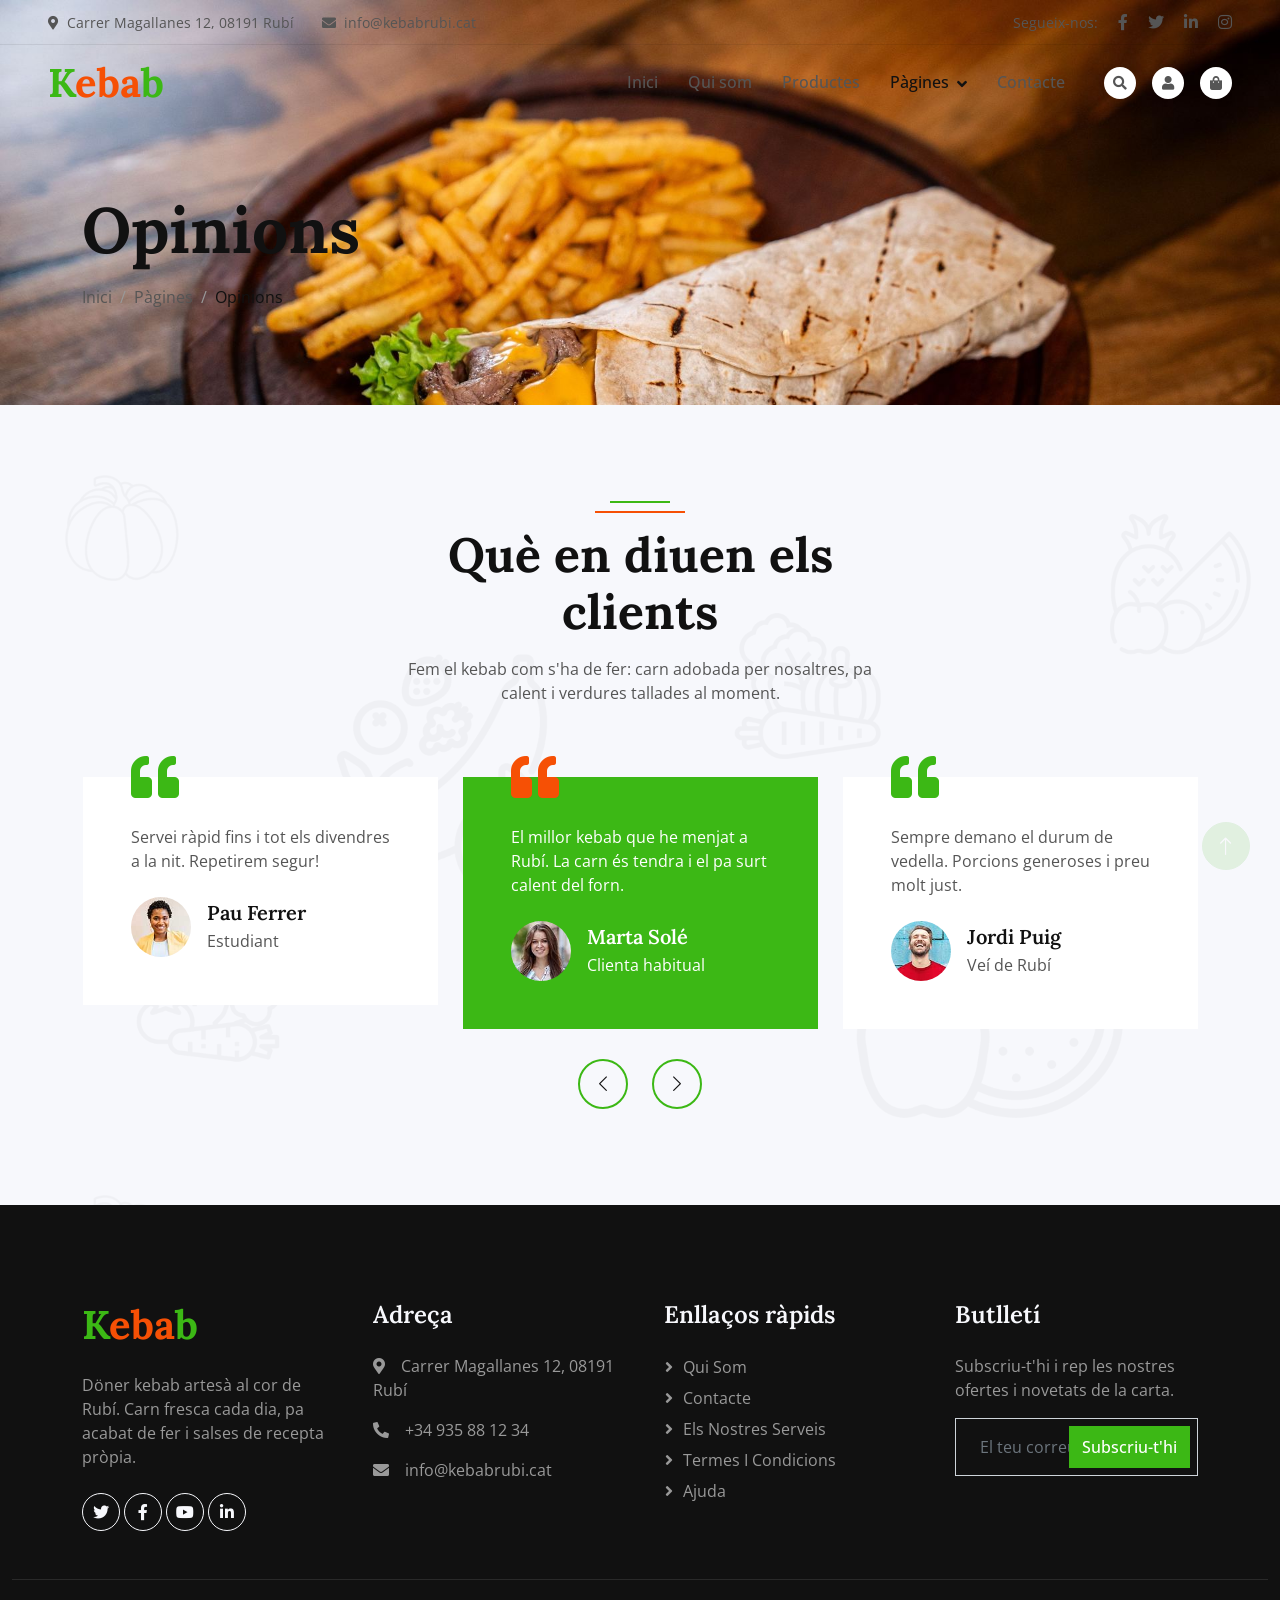
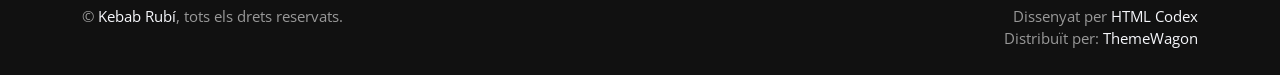
<file: testimonial.html>
<!doctype html>
<html lang="ca">
  <head>
    <meta name="robots" content="index, follow" />
    <link rel="canonical" href="https://andrewvalarezoalum-ctrl.github.io/SEO-KEBAB/testimonial.html" />
    <meta charset="utf-8" />
    <title>Kebab Rubí - El millor döner kebab de Rubí</title>
    <meta content="width=device-width, initial-scale=1.0" name="viewport" />
    <meta
      content="kebab, döner, durum, Rubí, menjar per emportar, pa de pita"
      name="keywords"
    />
    <meta
      content="Döner kebab artesà a Rubí: carn fresca cada dia, pa acabat de fer i verdures de proximitat."
      name="description"
    />

    <!-- Favicon -->
    <link href="img/favicon.ico" rel="icon" />

    <!-- Google Web Fonts -->
    <link rel="preconnect" href="https://fonts.googleapis.com" />
    <link rel="preconnect" href="https://fonts.gstatic.com" crossorigin />
    <link
      href="https://fonts.googleapis.com/css2?family=Open+Sans:wght@400;500&family=Lora:wght@600;700&display=swap"
      rel="stylesheet"
    />

    <!-- Icon Font Stylesheet -->
    <link
      href="https://cdnjs.cloudflare.com/ajax/libs/font-awesome/5.10.0/css/all.min.css"
      rel="stylesheet"
    />
    <link
      href="https://cdn.jsdelivr.net/npm/bootstrap-icons@1.4.1/font/bootstrap-icons.css"
      rel="stylesheet"
    />

    <!-- Libraries Stylesheet -->
    <link href="lib/animate/animate.min.css" rel="stylesheet" />
    <link href="lib/owlcarousel/assets/owl.carousel.min.css" rel="stylesheet" />

    <!-- Customized Bootstrap Stylesheet -->
    <link href="css/bootstrap.css" rel="stylesheet" />

    <!-- Template Stylesheet -->
    <link href="css/style.css" rel="stylesheet" />
  </head>

  <body>
    <!-- Spinner Start -->
    <div
      id="spinner"
      class="show bg-white position-fixed translate-middle w-100 vh-100 top-50 start-50 d-flex align-items-center justify-content-center"
    >
      <div class="spinner-border text-primary" role="status"></div>
    </div>
    <!-- Spinner End -->

    <!-- Navbar Start -->
    <div
      class="container-fluid fixed-top px-0 wow fadeIn"
      data-wow-delay="0.1s"
    >
      <div class="top-bar row gx-0 align-items-center d-none d-lg-flex">
        <div class="col-lg-6 px-5 text-start">
          <small
            ><i class="fa fa-map-marker-alt me-2"></i>Carrer Magallanes 12,
            08191 Rubí</small
          >
          <small class="ms-4"
            ><i class="fa fa-envelope me-2"></i>info@kebabrubi.cat</small
          >
        </div>
        <div class="col-lg-6 px-5 text-end">
          <small>Segueix-nos:</small>
          <a class="text-body ms-3" href=""
            ><i class="fab fa-facebook-f"></i
          ></a>
          <a class="text-body ms-3" href=""><i class="fab fa-twitter"></i></a>
          <a class="text-body ms-3" href=""
            ><i class="fab fa-linkedin-in"></i
          ></a>
          <a class="text-body ms-3" href=""><i class="fab fa-instagram"></i></a>
        </div>
      </div>

      <nav
        class="navbar navbar-expand-lg navbar-light py-lg-0 px-lg-5 wow fadeIn"
        data-wow-delay="0.1s"
      >
        <a href="index.html" class="navbar-brand ms-4 ms-lg-0">
          <h1 class="fw-bold text-primary m-0">
            K<span class="text-secondary">eba</span>b
          </h1>
        </a>
        <button
          type="button"
          class="navbar-toggler me-4"
          data-bs-toggle="collapse"
          data-bs-target="#navbarCollapse"
        >
          <span class="navbar-toggler-icon"></span>
        </button>
        <div class="collapse navbar-collapse" id="navbarCollapse">
          <div class="navbar-nav ms-auto p-4 p-lg-0">
            <a href="index.html" class="nav-item nav-link">Inici</a>
            <a href="about.html" class="nav-item nav-link">Qui som</a>
            <a href="product.html" class="nav-item nav-link">Productes</a>
            <div class="nav-item dropdown">
              <a
                href="#"
                class="nav-link dropdown-toggle active"
                data-bs-toggle="dropdown"
                >Pàgines</a
              >
              <div class="dropdown-menu m-0">
                <a href="blog.html" class="dropdown-item">Blog</a>
                <a href="feature.html" class="dropdown-item">Avantatges</a>
                <a href="testimonial.html" class="dropdown-item active"
                  >Opinions</a
                >
                <a href="404.html" class="dropdown-item">Pàgina 404</a>
              </div>
            </div>
            <a href="contact.html" class="nav-item nav-link">Contacte</a>
          </div>
          <div class="d-none d-lg-flex ms-2">
            <a class="btn-sm-square bg-white rounded-circle ms-3" href="">
              <small class="fa fa-search text-body"></small>
            </a>
            <a class="btn-sm-square bg-white rounded-circle ms-3" href="">
              <small class="fa fa-user text-body"></small>
            </a>
            <a class="btn-sm-square bg-white rounded-circle ms-3" href="">
              <small class="fa fa-shopping-bag text-body"></small>
            </a>
          </div>
        </div>
      </nav>
    </div>
    <!-- Navbar End -->

    <!-- Page Header Start -->
    <div class="container-fluid page-header wow fadeIn" data-wow-delay="0.1s">
      <div class="container">
        <h1 class="display-3 mb-3 animated slideInDown">Opinions</h1>
        <nav aria-label="breadcrumb animated slideInDown">
          <ol class="breadcrumb mb-0">
            <li class="breadcrumb-item">
              <a class="text-body" href="#">Inici</a>
            </li>
            <li class="breadcrumb-item">
              <a class="text-body" href="#">Pàgines</a>
            </li>
            <li class="breadcrumb-item text-dark active" aria-current="page">
              Opinions
            </li>
          </ol>
        </nav>
      </div>
    </div>
    <!-- Page Header End -->

    <!-- Testimonial Start -->
    <div class="container-fluid bg-light bg-icon py-6">
      <div class="container">
        <div
          class="section-header text-center mx-auto mb-5 wow fadeInUp"
          data-wow-delay="0.1s"
          style="max-width: 500px"
        >
          <h1 class="display-5 mb-3">Què en diuen els clients</h1>
          <p>
            Fem el kebab com s'ha de fer: carn adobada per nosaltres, pa calent
            i verdures tallades al moment.
          </p>
        </div>
        <div
          class="owl-carousel testimonial-carousel wow fadeInUp"
          data-wow-delay="0.1s"
        >
          <div class="testimonial-item position-relative bg-white p-5 mt-4">
            <i
              class="fa fa-quote-left fa-3x text-primary position-absolute top-0 start-0 mt-n4 ms-5"
            ></i>
            <p class="mb-4">
              El millor kebab que he menjat a Rubí. La carn és tendra i el pa
              surt calent del forn.
            </p>
            <div class="d-flex align-items-center">
              <img
                class="flex-shrink-0 rounded-circle"
                src="img/testimonial-1.jpg"
                alt=""
              />
              <div class="ms-3">
                <h5 class="mb-1">Marta Solé</h5>
                <span>Clienta habitual</span>
              </div>
            </div>
          </div>
          <div class="testimonial-item position-relative bg-white p-5 mt-4">
            <i
              class="fa fa-quote-left fa-3x text-primary position-absolute top-0 start-0 mt-n4 ms-5"
            ></i>
            <p class="mb-4">
              Sempre demano el durum de vedella. Porcions generoses i preu molt
              just.
            </p>
            <div class="d-flex align-items-center">
              <img
                class="flex-shrink-0 rounded-circle"
                src="img/testimonial-2.jpg"
                alt=""
              />
              <div class="ms-3">
                <h5 class="mb-1">Jordi Puig</h5>
                <span>Veí de Rubí</span>
              </div>
            </div>
          </div>
          <div class="testimonial-item position-relative bg-white p-5 mt-4">
            <i
              class="fa fa-quote-left fa-3x text-primary position-absolute top-0 start-0 mt-n4 ms-5"
            ></i>
            <p class="mb-4">
              Les verdures són fresquíssimes i les salses casolanes fan la
              diferència.
            </p>
            <div class="d-flex align-items-center">
              <img
                class="flex-shrink-0 rounded-circle"
                src="img/testimonial-3.jpg"
                alt=""
              />
              <div class="ms-3">
                <h5 class="mb-1">Nadia El Amrani</h5>
                <span>Clienta habitual</span>
              </div>
            </div>
          </div>
          <div class="testimonial-item position-relative bg-white p-5 mt-4">
            <i
              class="fa fa-quote-left fa-3x text-primary position-absolute top-0 start-0 mt-n4 ms-5"
            ></i>
            <p class="mb-4">
              Servei ràpid fins i tot els divendres a la nit. Repetirem segur!
            </p>
            <div class="d-flex align-items-center">
              <img
                class="flex-shrink-0 rounded-circle"
                src="img/testimonial-4.jpg"
                alt=""
              />
              <div class="ms-3">
                <h5 class="mb-1">Pau Ferrer</h5>
                <span>Estudiant</span>
              </div>
            </div>
          </div>
        </div>
      </div>
    </div>
    <!-- Testimonial End -->

    <!-- Footer Start -->
    <div
      class="container-fluid bg-dark footer pt-5 wow fadeIn"
      data-wow-delay="0.1s"
    >
      <div class="container py-5">
        <div class="row g-5">
          <div class="col-lg-3 col-md-6">
            <h1 class="fw-bold text-primary mb-4">
              K<span class="text-secondary">eba</span>b
            </h1>
            <p>
              Döner kebab artesà al cor de Rubí. Carn fresca cada dia, pa acabat
              de fer i salses de recepta pròpia.
            </p>
            <div class="d-flex pt-2">
              <a
                class="btn btn-square btn-outline-light rounded-circle me-1"
                href=""
                ><i class="fab fa-twitter"></i
              ></a>
              <a
                class="btn btn-square btn-outline-light rounded-circle me-1"
                href=""
                ><i class="fab fa-facebook-f"></i
              ></a>
              <a
                class="btn btn-square btn-outline-light rounded-circle me-1"
                href=""
                ><i class="fab fa-youtube"></i
              ></a>
              <a
                class="btn btn-square btn-outline-light rounded-circle me-0"
                href=""
                ><i class="fab fa-linkedin-in"></i
              ></a>
            </div>
          </div>
          <div class="col-lg-3 col-md-6">
            <h4 class="text-light mb-4">Adreça</h4>
            <p>
              <i class="fa fa-map-marker-alt me-3"></i>Carrer Magallanes 12,
              08191 Rubí
            </p>
            <p><i class="fa fa-phone-alt me-3"></i>+34 935 88 12 34</p>
            <p><i class="fa fa-envelope me-3"></i>info@kebabrubi.cat</p>
          </div>
          <div class="col-lg-3 col-md-6">
            <h4 class="text-light mb-4">Enllaços ràpids</h4>
            <a class="btn btn-link" href="">Qui som</a>
            <a class="btn btn-link" href="">Contacte</a>
            <a class="btn btn-link" href="">Els nostres serveis</a>
            <a class="btn btn-link" href="">Termes i condicions</a>
            <a class="btn btn-link" href="">Ajuda</a>
          </div>
          <div class="col-lg-3 col-md-6">
            <h4 class="text-light mb-4">Butlletí</h4>
            <p>
              Subscriu-t'hi i rep les nostres ofertes i novetats de la carta.
            </p>
            <div class="position-relative mx-auto" style="max-width: 400px">
              <input
                class="form-control bg-transparent w-100 py-3 ps-4 pe-5"
                type="text"
                placeholder="El teu correu"
              />
              <button
                type="button"
                class="btn btn-primary py-2 position-absolute top-0 end-0 mt-2 me-2"
              >
                Subscriu-t'hi
              </button>
            </div>
          </div>
        </div>
      </div>
      <div class="container-fluid copyright">
        <div class="container">
          <div class="row">
            <div class="col-md-6 text-center text-md-start mb-3 mb-md-0">
              &copy; <a href="#">Kebab Rubí</a>, tots els drets reservats.
            </div>
            <div class="col-md-6 text-center text-md-end">
              <!--/*** This template is free as long as you keep the footer author’s credit link/attribution link/backlink. If you'd like to use the template without the footer author’s credit link/attribution link/backlink, you can purchase the Credit Removal License from "https://htmlcodex.com/credit-removal". Thank you for your support. ***/-->
              Dissenyat per <a href="https://htmlcodex.com">HTML Codex</a>
              <br />Distribuït per:
              <a href="https://themewagon.com" target="_blank">ThemeWagon</a>
            </div>
          </div>
        </div>
      </div>
    </div>
    <!-- Footer End -->

    <!-- Back to Top -->
    <a
      href="#"
      class="btn btn-lg btn-primary btn-lg-square rounded-circle back-to-top"
      ><i class="bi bi-arrow-up"></i
    ></a>

    <!-- JavaScript Libraries -->
    <script src="https://code.jquery.com/jquery-3.4.1.min.js"></script>
    <script src="https://cdn.jsdelivr.net/npm/bootstrap@5.0.0/dist/js/bootstrap.bundle.min.js"></script>
    <script src="lib/wow/wow.min.js"></script>
    <script src="lib/easing/easing.min.js"></script>
    <script src="lib/waypoints/waypoints.min.js"></script>
    <script src="lib/owlcarousel/owl.carousel.min.js"></script>

    <!-- Template Javascript -->
    <script src="js/main.js"></script>
  </body>
</html>
</file>
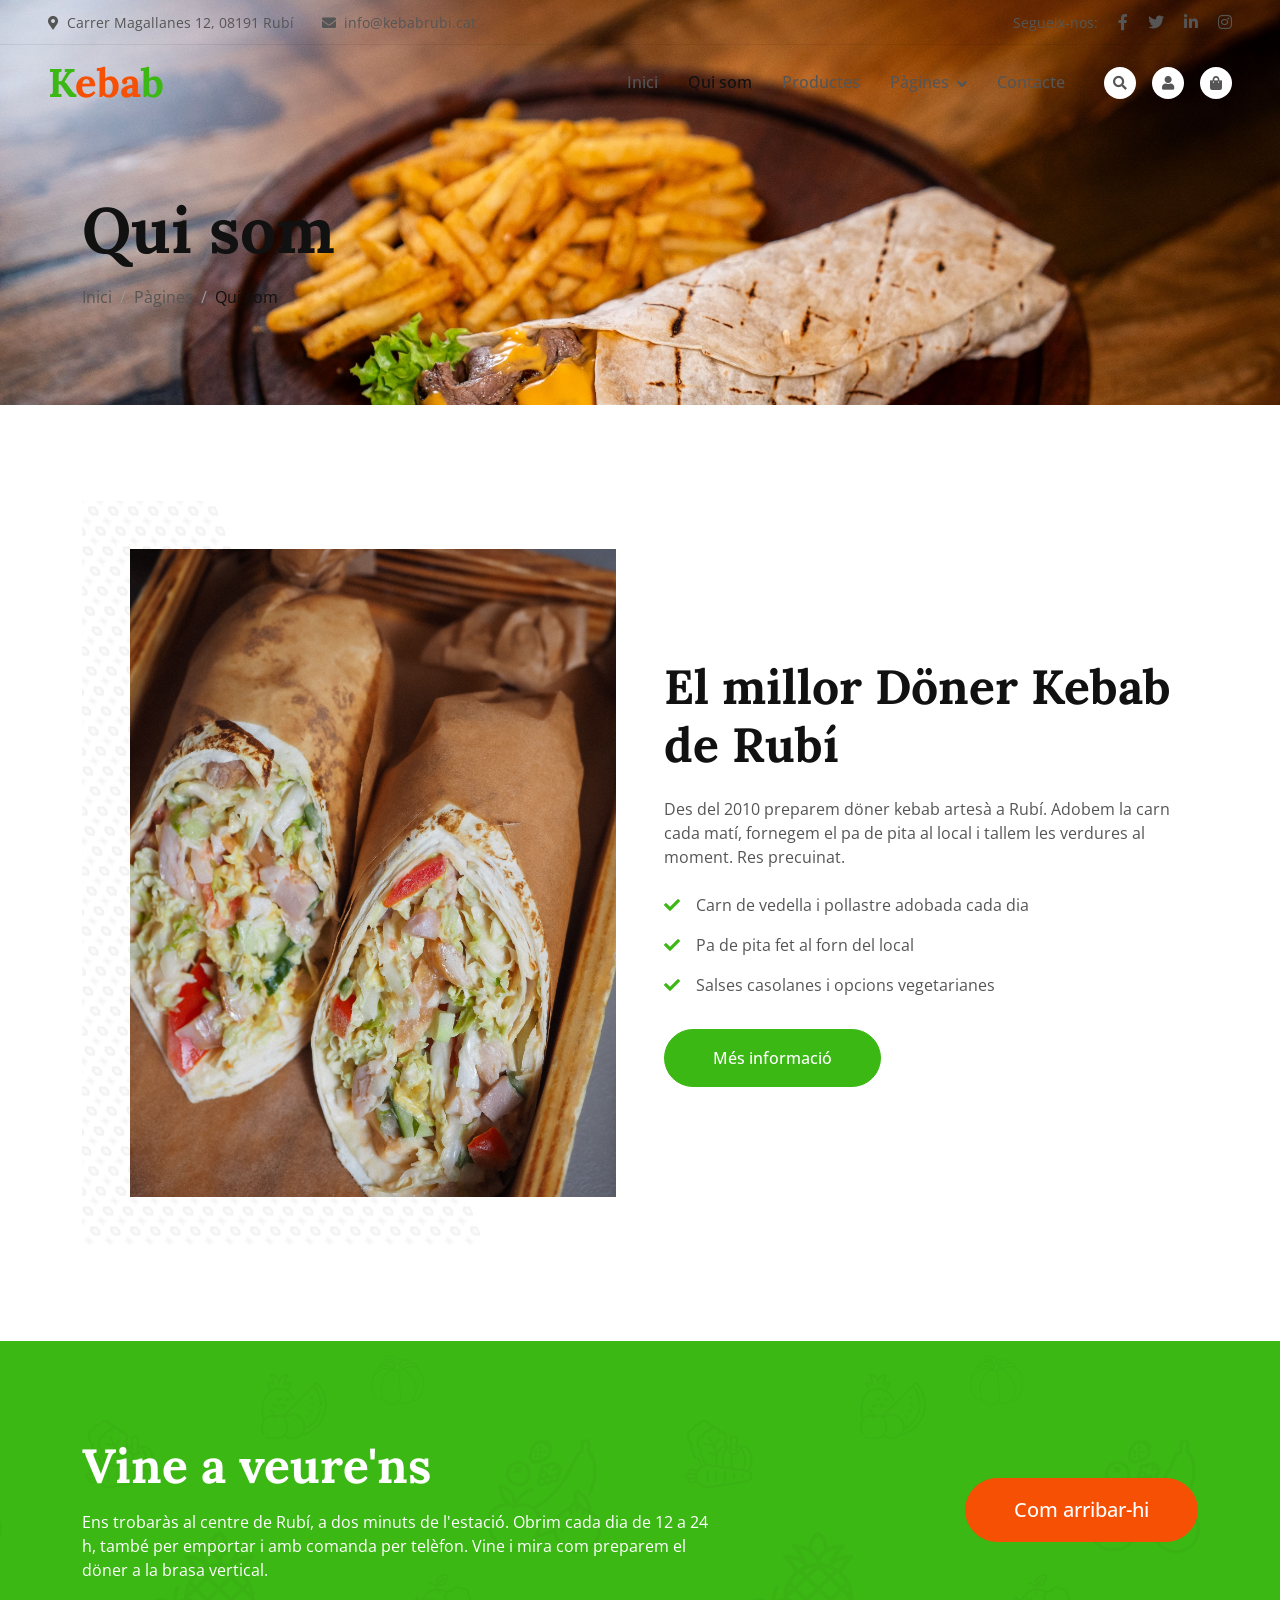
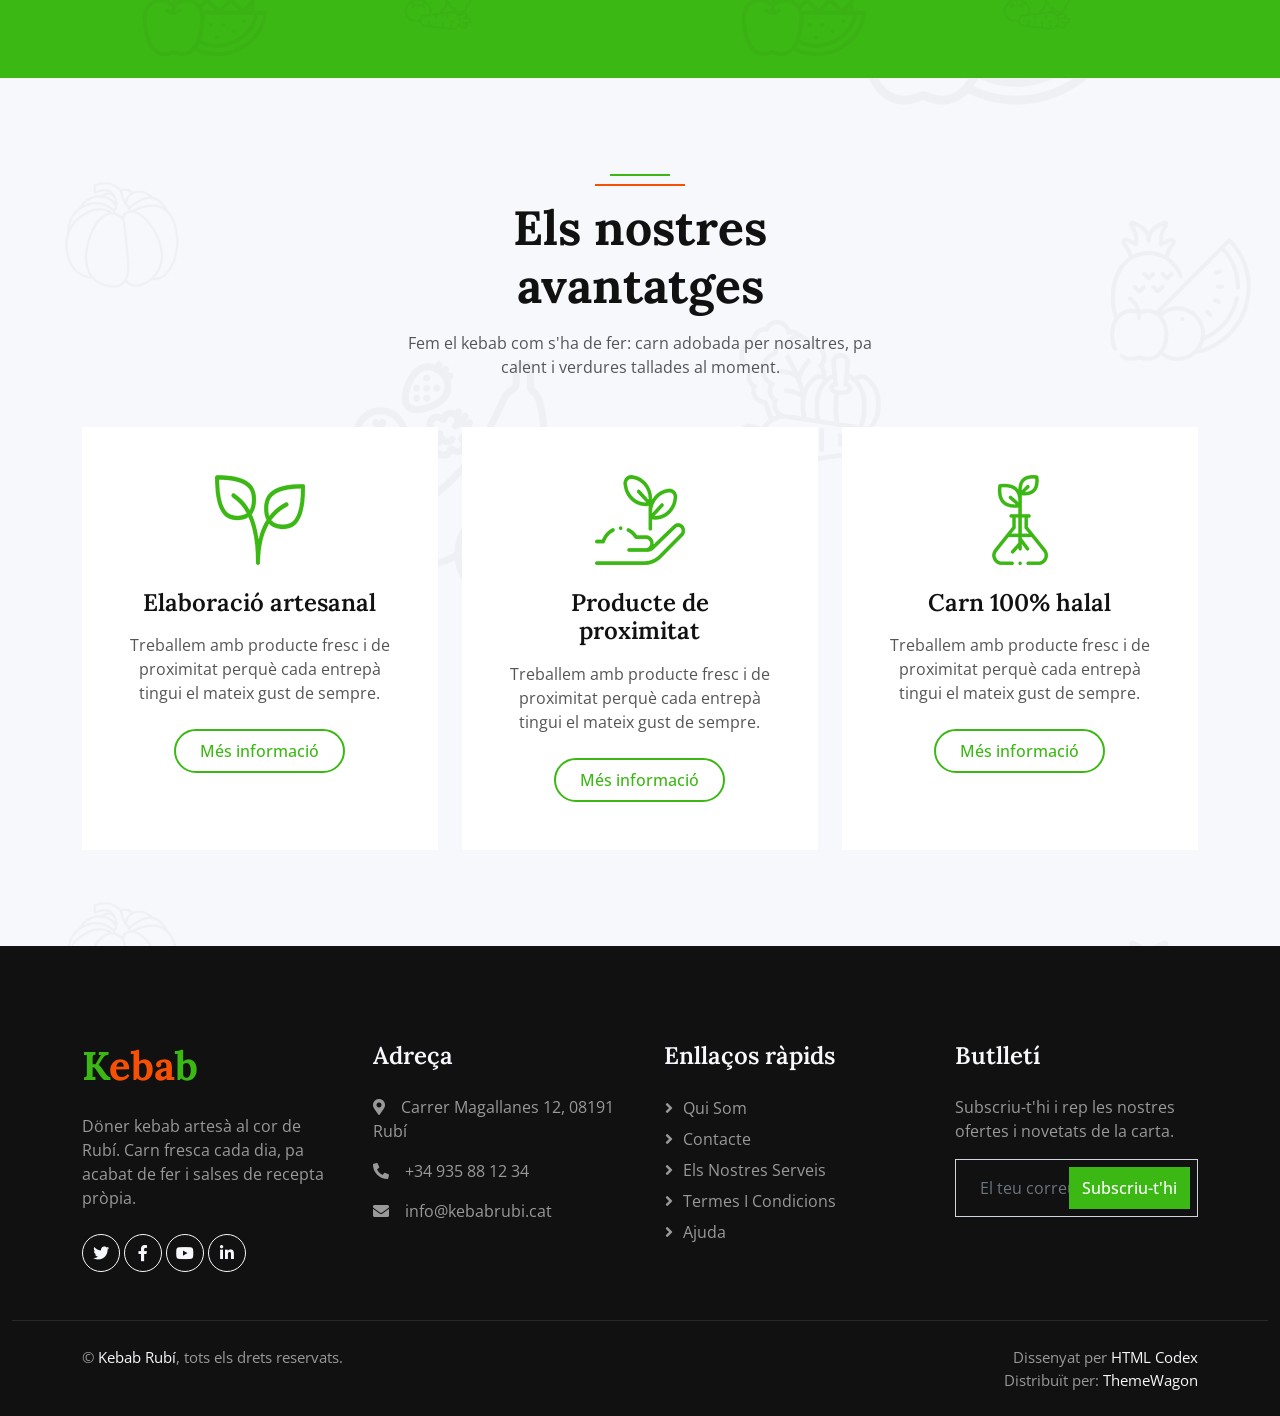
<file: foody2-1.0.0/about.html>
<!DOCTYPE html>
<html lang="ca">

<head>
    <meta charset="utf-8">
    <title>Kebab Rubí - El millor döner kebab de Rubí</title>
    <meta content="width=device-width, initial-scale=1.0" name="viewport">
    <meta content="kebab, döner, durum, Rubí, menjar per emportar, pa de pita" name="keywords">
    <meta content="Döner kebab artesà a Rubí: carn fresca cada dia, pa acabat de fer i verdures de proximitat." name="description">

    <!-- Favicon -->
    <link href="img/favicon.ico" rel="icon">

    <!-- Google Web Fonts -->
    <link rel="preconnect" href="https://fonts.googleapis.com">
    <link rel="preconnect" href="https://fonts.gstatic.com" crossorigin>
    <link href="https://fonts.googleapis.com/css2?family=Open+Sans:wght@400;500&family=Lora:wght@600;700&display=swap" rel="stylesheet"> 

    <!-- Icon Font Stylesheet -->
    <link href="https://cdnjs.cloudflare.com/ajax/libs/font-awesome/5.10.0/css/all.min.css" rel="stylesheet">
    <link href="https://cdn.jsdelivr.net/npm/bootstrap-icons@1.4.1/font/bootstrap-icons.css" rel="stylesheet">

    <!-- Libraries Stylesheet -->
    <link href="lib/animate/animate.min.css" rel="stylesheet">
    <link href="lib/owlcarousel/assets/owl.carousel.min.css" rel="stylesheet">

    <!-- Customized Bootstrap Stylesheet -->
    <link href="css/bootstrap.min.css" rel="stylesheet">

    <!-- Template Stylesheet -->
    <link href="css/style.css" rel="stylesheet">
</head>

<body>
    <!-- Spinner Start -->
    <div id="spinner" class="show bg-white position-fixed translate-middle w-100 vh-100 top-50 start-50 d-flex align-items-center justify-content-center">
        <div class="spinner-border text-primary" role="status"></div>
    </div>
    <!-- Spinner End -->


    <!-- Navbar Start -->
    <div class="container-fluid fixed-top px-0 wow fadeIn" data-wow-delay="0.1s">
        <div class="top-bar row gx-0 align-items-center d-none d-lg-flex">
            <div class="col-lg-6 px-5 text-start">
                <small><i class="fa fa-map-marker-alt me-2"></i>Carrer Magallanes 12, 08191 Rubí</small>
                <small class="ms-4"><i class="fa fa-envelope me-2"></i>info@kebabrubi.cat</small>
            </div>
            <div class="col-lg-6 px-5 text-end">
                <small>Segueix-nos:</small>
                <a class="text-body ms-3" href=""><i class="fab fa-facebook-f"></i></a>
                <a class="text-body ms-3" href=""><i class="fab fa-twitter"></i></a>
                <a class="text-body ms-3" href=""><i class="fab fa-linkedin-in"></i></a>
                <a class="text-body ms-3" href=""><i class="fab fa-instagram"></i></a>
            </div>
        </div>

        <nav class="navbar navbar-expand-lg navbar-light py-lg-0 px-lg-5 wow fadeIn" data-wow-delay="0.1s">
            <a href="index.html" class="navbar-brand ms-4 ms-lg-0">
                <h1 class="fw-bold text-primary m-0">K<span class="text-secondary">eba</span>b</h1>
            </a>
            <button type="button" class="navbar-toggler me-4" data-bs-toggle="collapse" data-bs-target="#navbarCollapse">
                <span class="navbar-toggler-icon"></span>
            </button>
            <div class="collapse navbar-collapse" id="navbarCollapse">
                <div class="navbar-nav ms-auto p-4 p-lg-0">
                    <a href="index.html" class="nav-item nav-link">Inici</a>
                    <a href="about.html" class="nav-item nav-link active">Qui som</a>
                    <a href="product.html" class="nav-item nav-link">Productes</a>
                    <div class="nav-item dropdown">
                        <a href="#" class="nav-link dropdown-toggle" data-bs-toggle="dropdown">Pàgines</a>
                        <div class="dropdown-menu m-0">
                            <a href="blog.html" class="dropdown-item">Blog</a>
                            <a href="feature.html" class="dropdown-item">Avantatges</a>
                            <a href="testimonial.html" class="dropdown-item">Opinions</a>
                            <a href="404.html" class="dropdown-item">Pàgina 404</a>
                        </div>
                    </div>
                    <a href="contact.html" class="nav-item nav-link">Contacte</a>
                </div>
                <div class="d-none d-lg-flex ms-2">
                    <a class="btn-sm-square bg-white rounded-circle ms-3" href="">
                        <small class="fa fa-search text-body"></small>
                    </a>
                    <a class="btn-sm-square bg-white rounded-circle ms-3" href="">
                        <small class="fa fa-user text-body"></small>
                    </a>
                    <a class="btn-sm-square bg-white rounded-circle ms-3" href="">
                        <small class="fa fa-shopping-bag text-body"></small>
                    </a>
                </div>
            </div>
        </nav>
    </div>
    <!-- Navbar End -->


    <!-- Page Header Start -->
    <div class="container-fluid page-header mb-5 wow fadeIn" data-wow-delay="0.1s">
        <div class="container">
            <h1 class="display-3 mb-3 animated slideInDown">Qui som</h1>
            <nav aria-label="breadcrumb animated slideInDown">
                <ol class="breadcrumb mb-0">
                    <li class="breadcrumb-item"><a class="text-body" href="#">Inici</a></li>
                    <li class="breadcrumb-item"><a class="text-body" href="#">Pàgines</a></li>
                    <li class="breadcrumb-item text-dark active" aria-current="page">Qui som</li>
                </ol>
            </nav>
        </div>
    </div>
    <!-- Page Header End -->


    <!-- About Start -->
    <div class="container-xxl py-5">
        <div class="container">
            <div class="row g-5 align-items-center">
                <div class="col-lg-6 wow fadeIn" data-wow-delay="0.1s">
                    <div class="about-img position-relative overflow-hidden p-5 pe-0">
                        <img class="img-fluid w-100" src="img/about.jpg">
                    </div>
                </div>
                <div class="col-lg-6 wow fadeIn" data-wow-delay="0.5s">
                    <h1 class="display-5 mb-4">El millor Döner Kebab de Rubí</h1>
                    <p class="mb-4">Des del 2010 preparem döner kebab artesà a Rubí. Adobem la carn cada matí, fornegem el pa de pita al local i tallem les verdures al moment. Res precuinat.</p>
                    <p><i class="fa fa-check text-primary me-3"></i>Carn de vedella i pollastre adobada cada dia</p>
                    <p><i class="fa fa-check text-primary me-3"></i>Pa de pita fet al forn del local</p>
                    <p><i class="fa fa-check text-primary me-3"></i>Salses casolanes i opcions vegetarianes</p>
                    <a class="btn btn-primary rounded-pill py-3 px-5 mt-3" href="">Més informació</a>
                </div>
            </div>
        </div>
    </div>
    <!-- About End -->


    <!-- Firm Visit Start -->
    <div class="container-fluid bg-primary bg-icon mt-5 py-6">
        <div class="container">
            <div class="row g-5 align-items-center">
                <div class="col-md-7 wow fadeIn" data-wow-delay="0.1s">
                    <h1 class="display-5 text-white mb-3">Vine a veure'ns</h1>
                    <p class="text-white mb-0">Ens trobaràs al centre de Rubí, a dos minuts de l'estació. Obrim cada dia de 12 a 24 h, també per emportar i amb comanda per telèfon. Vine i mira com preparem el döner a la brasa vertical.</p>
                </div>
                <div class="col-md-5 text-md-end wow fadeIn" data-wow-delay="0.5s">
                    <a class="btn btn-lg btn-secondary rounded-pill py-3 px-5" href="">Com arribar-hi</a>
                </div>
            </div>
        </div>
    </div>
    <!-- Firm Visit End -->


    <!-- Feature Start -->
    <div class="container-fluid bg-light bg-icon py-6">
        <div class="container">
            <div class="section-header text-center mx-auto mb-5 wow fadeInUp" data-wow-delay="0.1s" style="max-width: 500px;">
                <h1 class="display-5 mb-3">Els nostres avantatges</h1>
                <p>Fem el kebab com s'ha de fer: carn adobada per nosaltres, pa calent i verdures tallades al moment.</p>
            </div>
            <div class="row g-4">
                <div class="col-lg-4 col-md-6 wow fadeInUp" data-wow-delay="0.1s">
                    <div class="bg-white text-center h-100 p-4 p-xl-5">
                        <img class="img-fluid mb-4" src="img/icon-1.png" alt="">
                        <h4 class="mb-3">Elaboració artesanal</h4>
                        <p class="mb-4">Treballem amb producte fresc i de proximitat perquè cada entrepà tingui el mateix gust de sempre.</p>
                        <a class="btn btn-outline-primary border-2 py-2 px-4 rounded-pill" href="">Més informació</a>
                    </div>
                </div>
                <div class="col-lg-4 col-md-6 wow fadeInUp" data-wow-delay="0.3s">
                    <div class="bg-white text-center h-100 p-4 p-xl-5">
                        <img class="img-fluid mb-4" src="img/icon-2.png" alt="">
                        <h4 class="mb-3">Producte de proximitat</h4>
                        <p class="mb-4">Treballem amb producte fresc i de proximitat perquè cada entrepà tingui el mateix gust de sempre.</p>
                        <a class="btn btn-outline-primary border-2 py-2 px-4 rounded-pill" href="">Més informació</a>
                    </div>
                </div>
                <div class="col-lg-4 col-md-6 wow fadeInUp" data-wow-delay="0.5s">
                    <div class="bg-white text-center h-100 p-4 p-xl-5">
                        <img class="img-fluid mb-4" src="img/icon-3.png" alt="">
                        <h4 class="mb-3">Carn 100% halal</h4>
                        <p class="mb-4">Treballem amb producte fresc i de proximitat perquè cada entrepà tingui el mateix gust de sempre.</p>
                        <a class="btn btn-outline-primary border-2 py-2 px-4 rounded-pill" href="">Més informació</a>
                    </div>
                </div>
            </div>
        </div>
    </div>
    <!-- Feature End -->


    <!-- Footer Start -->
    <div class="container-fluid bg-dark footer pt-5 wow fadeIn" data-wow-delay="0.1s">
        <div class="container py-5">
            <div class="row g-5">
                <div class="col-lg-3 col-md-6">
                    <h1 class="fw-bold text-primary mb-4">K<span class="text-secondary">eba</span>b</h1>
                    <p>Döner kebab artesà al cor de Rubí. Carn fresca cada dia, pa acabat de fer i salses de recepta pròpia.</p>
                    <div class="d-flex pt-2">
                        <a class="btn btn-square btn-outline-light rounded-circle me-1" href=""><i class="fab fa-twitter"></i></a>
                        <a class="btn btn-square btn-outline-light rounded-circle me-1" href=""><i class="fab fa-facebook-f"></i></a>
                        <a class="btn btn-square btn-outline-light rounded-circle me-1" href=""><i class="fab fa-youtube"></i></a>
                        <a class="btn btn-square btn-outline-light rounded-circle me-0" href=""><i class="fab fa-linkedin-in"></i></a>
                    </div>
                </div>
                <div class="col-lg-3 col-md-6">
                    <h4 class="text-light mb-4">Adreça</h4>
                    <p><i class="fa fa-map-marker-alt me-3"></i>Carrer Magallanes 12, 08191 Rubí</p>
                    <p><i class="fa fa-phone-alt me-3"></i>+34 935 88 12 34</p>
                    <p><i class="fa fa-envelope me-3"></i>info@kebabrubi.cat</p>
                </div>
                <div class="col-lg-3 col-md-6">
                    <h4 class="text-light mb-4">Enllaços ràpids</h4>
                    <a class="btn btn-link" href="">Qui som</a>
                    <a class="btn btn-link" href="">Contacte</a>
                    <a class="btn btn-link" href="">Els nostres serveis</a>
                    <a class="btn btn-link" href="">Termes i condicions</a>
                    <a class="btn btn-link" href="">Ajuda</a>
                </div>
                <div class="col-lg-3 col-md-6">
                    <h4 class="text-light mb-4">Butlletí</h4>
                    <p>Subscriu-t'hi i rep les nostres ofertes i novetats de la carta.</p>
                    <div class="position-relative mx-auto" style="max-width: 400px;">
                        <input class="form-control bg-transparent w-100 py-3 ps-4 pe-5" type="text" placeholder="El teu correu">
                        <button type="button" class="btn btn-primary py-2 position-absolute top-0 end-0 mt-2 me-2">Subscriu-t'hi</button>
                    </div>
                </div>
            </div>
        </div>
        <div class="container-fluid copyright">
            <div class="container">
                <div class="row">
                    <div class="col-md-6 text-center text-md-start mb-3 mb-md-0">
                        &copy; <a href="#">Kebab Rubí</a>, tots els drets reservats.
                    </div>
                    <div class="col-md-6 text-center text-md-end">
                        <!--/*** This template is free as long as you keep the footer author’s credit link/attribution link/backlink. If you'd like to use the template without the footer author’s credit link/attribution link/backlink, you can purchase the Credit Removal License from "https://htmlcodex.com/credit-removal". Thank you for your support. ***/-->
                        Dissenyat per <a href="https://htmlcodex.com">HTML Codex</a>
                        <br>Distribuït per: <a href="https://themewagon.com" target="_blank">ThemeWagon</a>
                    </div>
                </div>
            </div>
        </div>
    </div>
    <!-- Footer End -->


    <!-- Back to Top -->
    <a href="#" class="btn btn-lg btn-primary btn-lg-square rounded-circle back-to-top"><i class="bi bi-arrow-up"></i></a>


    <!-- JavaScript Libraries -->
    <script src="https://code.jquery.com/jquery-3.4.1.min.js"></script>
    <script src="https://cdn.jsdelivr.net/npm/bootstrap@5.0.0/dist/js/bootstrap.bundle.min.js"></script>
    <script src="lib/wow/wow.min.js"></script>
    <script src="lib/easing/easing.min.js"></script>
    <script src="lib/waypoints/waypoints.min.js"></script>
    <script src="lib/owlcarousel/owl.carousel.min.js"></script>

    <!-- Template Javascript -->
    <script src="js/main.js"></script>
</body>

</html>
</file>
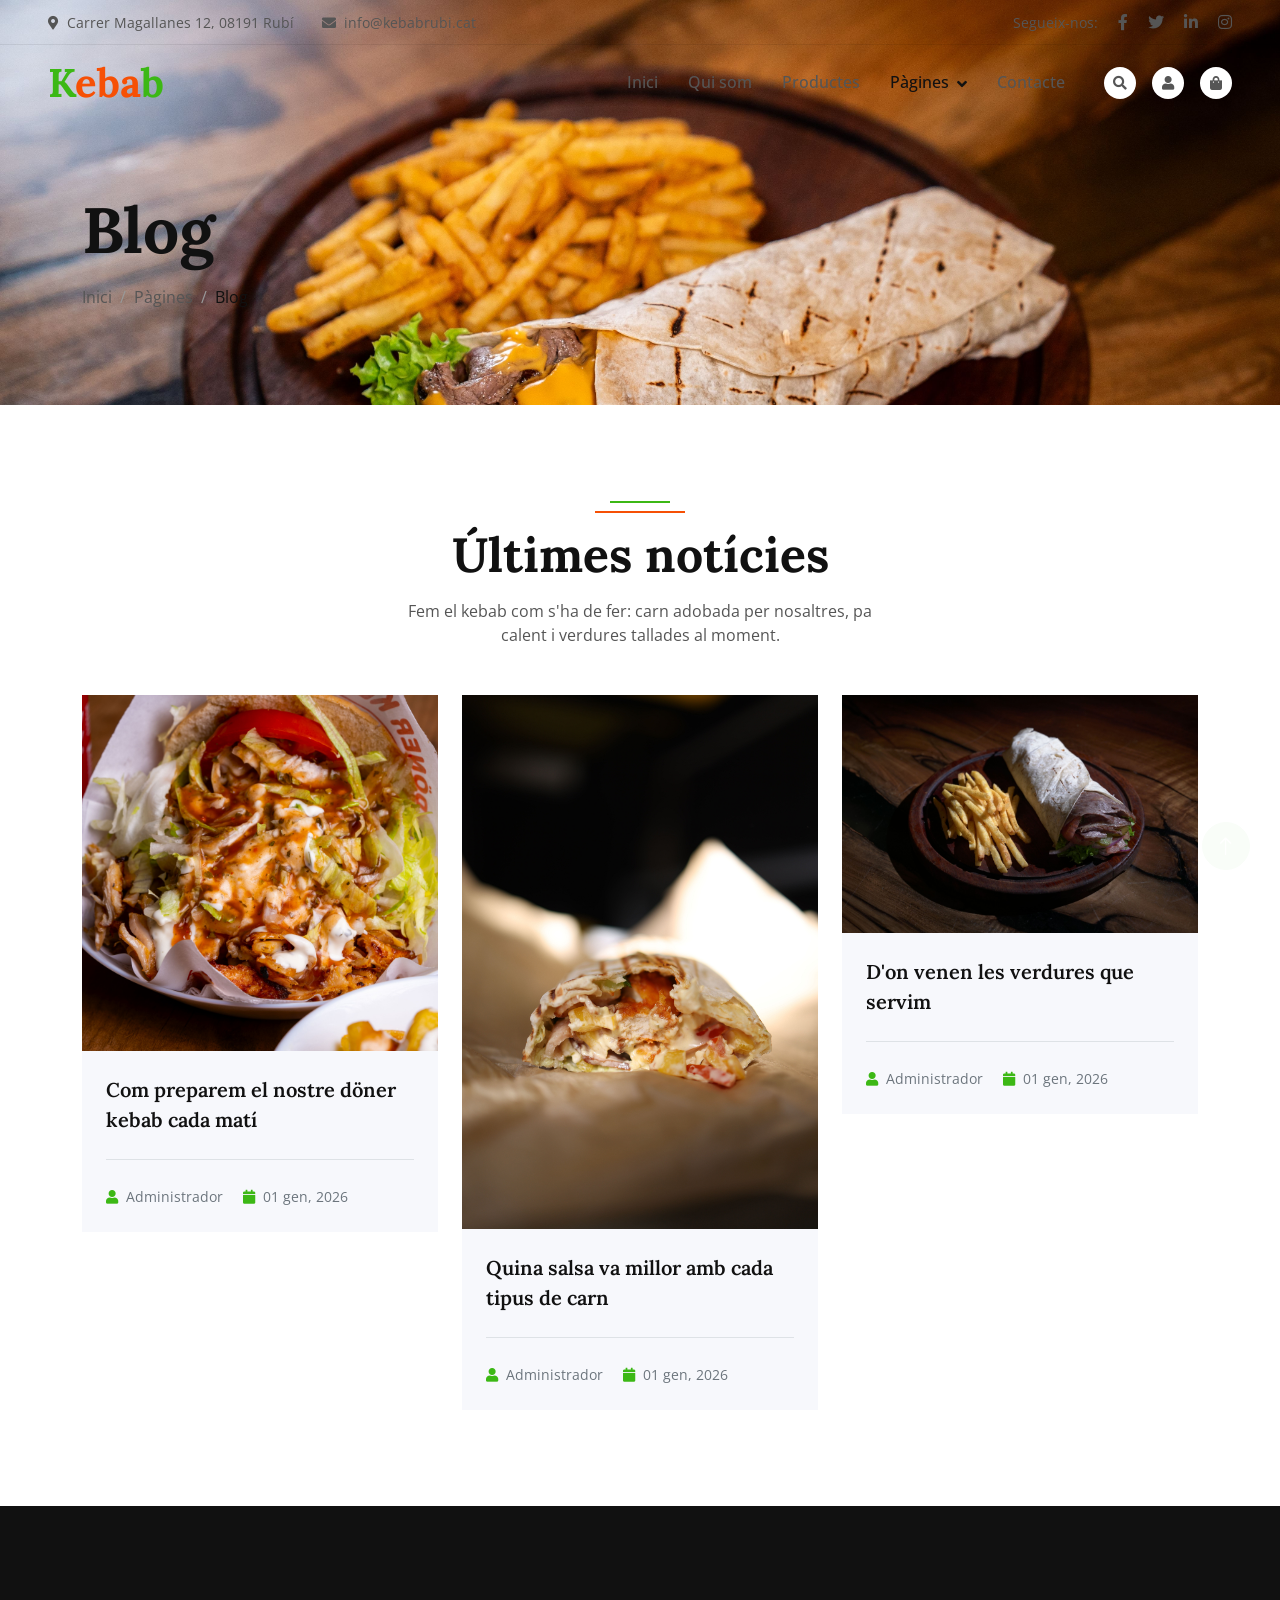
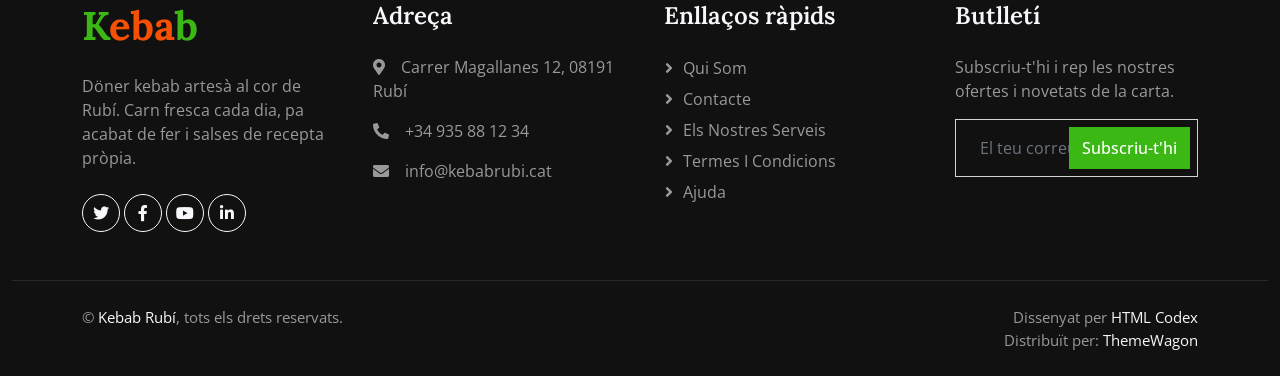
<file: foody2-1.0.0/blog.html>
<!DOCTYPE html>
<html lang="ca">

<head>
    <meta charset="utf-8">
    <title>Kebab Rubí - El millor döner kebab de Rubí</title>
    <meta content="width=device-width, initial-scale=1.0" name="viewport">
    <meta content="kebab, döner, durum, Rubí, menjar per emportar, pa de pita" name="keywords">
    <meta content="Döner kebab artesà a Rubí: carn fresca cada dia, pa acabat de fer i verdures de proximitat." name="description">

    <!-- Favicon -->
    <link href="img/favicon.ico" rel="icon">

    <!-- Google Web Fonts -->
    <link rel="preconnect" href="https://fonts.googleapis.com">
    <link rel="preconnect" href="https://fonts.gstatic.com" crossorigin>
    <link href="https://fonts.googleapis.com/css2?family=Open+Sans:wght@400;500&family=Lora:wght@600;700&display=swap" rel="stylesheet"> 

    <!-- Icon Font Stylesheet -->
    <link href="https://cdnjs.cloudflare.com/ajax/libs/font-awesome/5.10.0/css/all.min.css" rel="stylesheet">
    <link href="https://cdn.jsdelivr.net/npm/bootstrap-icons@1.4.1/font/bootstrap-icons.css" rel="stylesheet">

    <!-- Libraries Stylesheet -->
    <link href="lib/animate/animate.min.css" rel="stylesheet">
    <link href="lib/owlcarousel/assets/owl.carousel.min.css" rel="stylesheet">

    <!-- Customized Bootstrap Stylesheet -->
    <link href="css/bootstrap.min.css" rel="stylesheet">

    <!-- Template Stylesheet -->
    <link href="css/style.css" rel="stylesheet">
</head>

<body>
    <!-- Spinner Start -->
    <div id="spinner" class="show bg-white position-fixed translate-middle w-100 vh-100 top-50 start-50 d-flex align-items-center justify-content-center">
        <div class="spinner-border text-primary" role="status"></div>
    </div>
    <!-- Spinner End -->


    <!-- Navbar Start -->
    <div class="container-fluid fixed-top px-0 wow fadeIn" data-wow-delay="0.1s">
        <div class="top-bar row gx-0 align-items-center d-none d-lg-flex">
            <div class="col-lg-6 px-5 text-start">
                <small><i class="fa fa-map-marker-alt me-2"></i>Carrer Magallanes 12, 08191 Rubí</small>
                <small class="ms-4"><i class="fa fa-envelope me-2"></i>info@kebabrubi.cat</small>
            </div>
            <div class="col-lg-6 px-5 text-end">
                <small>Segueix-nos:</small>
                <a class="text-body ms-3" href=""><i class="fab fa-facebook-f"></i></a>
                <a class="text-body ms-3" href=""><i class="fab fa-twitter"></i></a>
                <a class="text-body ms-3" href=""><i class="fab fa-linkedin-in"></i></a>
                <a class="text-body ms-3" href=""><i class="fab fa-instagram"></i></a>
            </div>
        </div>

        <nav class="navbar navbar-expand-lg navbar-light py-lg-0 px-lg-5 wow fadeIn" data-wow-delay="0.1s">
            <a href="index.html" class="navbar-brand ms-4 ms-lg-0">
                <h1 class="fw-bold text-primary m-0">K<span class="text-secondary">eba</span>b</h1>
            </a>
            <button type="button" class="navbar-toggler me-4" data-bs-toggle="collapse" data-bs-target="#navbarCollapse">
                <span class="navbar-toggler-icon"></span>
            </button>
            <div class="collapse navbar-collapse" id="navbarCollapse">
                <div class="navbar-nav ms-auto p-4 p-lg-0">
                    <a href="index.html" class="nav-item nav-link">Inici</a>
                    <a href="about.html" class="nav-item nav-link">Qui som</a>
                    <a href="product.html" class="nav-item nav-link">Productes</a>
                    <div class="nav-item dropdown">
                        <a href="#" class="nav-link dropdown-toggle active" data-bs-toggle="dropdown">Pàgines</a>
                        <div class="dropdown-menu m-0">
                            <a href="blog.html" class="dropdown-item active">Blog</a>
                            <a href="feature.html" class="dropdown-item">Avantatges</a>
                            <a href="testimonial.html" class="dropdown-item">Opinions</a>
                            <a href="404.html" class="dropdown-item">Pàgina 404</a>
                        </div>
                    </div>
                    <a href="contact.html" class="nav-item nav-link">Contacte</a>
                </div>
                <div class="d-none d-lg-flex ms-2">
                    <a class="btn-sm-square bg-white rounded-circle ms-3" href="">
                        <small class="fa fa-search text-body"></small>
                    </a>
                    <a class="btn-sm-square bg-white rounded-circle ms-3" href="">
                        <small class="fa fa-user text-body"></small>
                    </a>
                    <a class="btn-sm-square bg-white rounded-circle ms-3" href="">
                        <small class="fa fa-shopping-bag text-body"></small>
                    </a>
                </div>
            </div>
        </nav>
    </div>
    <!-- Navbar End -->


    <!-- Page Header Start -->
    <div class="container-fluid page-header wow fadeIn" data-wow-delay="0.1s">
        <div class="container">
            <h1 class="display-3 mb-3 animated slideInDown">Blog</h1>
            <nav aria-label="breadcrumb animated slideInDown">
                <ol class="breadcrumb mb-0">
                    <li class="breadcrumb-item"><a class="text-body" href="#">Inici</a></li>
                    <li class="breadcrumb-item"><a class="text-body" href="#">Pàgines</a></li>
                    <li class="breadcrumb-item text-dark active" aria-current="page">Blog</li>
                </ol>
            </nav>
        </div>
    </div>
    <!-- Page Header End -->


    <!-- Blog Start -->
    <div class="container-xxl py-6">
        <div class="container">
            <div class="section-header text-center mx-auto mb-5 wow fadeInUp" data-wow-delay="0.1s" style="max-width: 500px;">
                <h1 class="display-5 mb-3">Últimes notícies</h1>
                <p>Fem el kebab com s'ha de fer: carn adobada per nosaltres, pa calent i verdures tallades al moment.</p>
            </div>
            <div class="row g-4">
                <div class="col-lg-4 col-md-6 wow fadeInUp" data-wow-delay="0.1s">
                    <img class="img-fluid" src="img/blog-1.jpg" alt="">
                    <div class="bg-light p-4">
                        <a class="d-block h5 lh-base mb-4" href="">Com preparem el nostre döner kebab cada matí</a>
                        <div class="text-muted border-top pt-4">
                            <small class="me-3"><i class="fa fa-user text-primary me-2"></i>Administrador</small>
                            <small class="me-3"><i class="fa fa-calendar text-primary me-2"></i>01 gen, 2026</small>
                        </div>
                    </div>
                </div>
                <div class="col-lg-4 col-md-6 wow fadeInUp" data-wow-delay="0.3s">
                    <img class="img-fluid" src="img/blog-2.jpg" alt="">
                    <div class="bg-light p-4">
                        <a class="d-block h5 lh-base mb-4" href="">Quina salsa va millor amb cada tipus de carn</a>
                        <div class="text-muted border-top pt-4">
                            <small class="me-3"><i class="fa fa-user text-primary me-2"></i>Administrador</small>
                            <small class="me-3"><i class="fa fa-calendar text-primary me-2"></i>01 gen, 2026</small>
                        </div>
                    </div>
                </div>
                <div class="col-lg-4 col-md-6 wow fadeInUp" data-wow-delay="0.5s">
                    <img class="img-fluid" src="img/blog-3.jpg" alt="">
                    <div class="bg-light p-4">
                        <a class="d-block h5 lh-base mb-4" href="">D'on venen les verdures que servim</a>
                        <div class="text-muted border-top pt-4">
                            <small class="me-3"><i class="fa fa-user text-primary me-2"></i>Administrador</small>
                            <small class="me-3"><i class="fa fa-calendar text-primary me-2"></i>01 gen, 2026</small>
                        </div>
                    </div>
                </div>
            </div>
        </div>
    </div>
    <!-- Blog End -->


    <!-- Footer Start -->
    <div class="container-fluid bg-dark footer pt-5 wow fadeIn" data-wow-delay="0.1s">
        <div class="container py-5">
            <div class="row g-5">
                <div class="col-lg-3 col-md-6">
                    <h1 class="fw-bold text-primary mb-4">K<span class="text-secondary">eba</span>b</h1>
                    <p>Döner kebab artesà al cor de Rubí. Carn fresca cada dia, pa acabat de fer i salses de recepta pròpia.</p>
                    <div class="d-flex pt-2">
                        <a class="btn btn-square btn-outline-light rounded-circle me-1" href=""><i class="fab fa-twitter"></i></a>
                        <a class="btn btn-square btn-outline-light rounded-circle me-1" href=""><i class="fab fa-facebook-f"></i></a>
                        <a class="btn btn-square btn-outline-light rounded-circle me-1" href=""><i class="fab fa-youtube"></i></a>
                        <a class="btn btn-square btn-outline-light rounded-circle me-0" href=""><i class="fab fa-linkedin-in"></i></a>
                    </div>
                </div>
                <div class="col-lg-3 col-md-6">
                    <h4 class="text-light mb-4">Adreça</h4>
                    <p><i class="fa fa-map-marker-alt me-3"></i>Carrer Magallanes 12, 08191 Rubí</p>
                    <p><i class="fa fa-phone-alt me-3"></i>+34 935 88 12 34</p>
                    <p><i class="fa fa-envelope me-3"></i>info@kebabrubi.cat</p>
                </div>
                <div class="col-lg-3 col-md-6">
                    <h4 class="text-light mb-4">Enllaços ràpids</h4>
                    <a class="btn btn-link" href="">Qui som</a>
                    <a class="btn btn-link" href="">Contacte</a>
                    <a class="btn btn-link" href="">Els nostres serveis</a>
                    <a class="btn btn-link" href="">Termes i condicions</a>
                    <a class="btn btn-link" href="">Ajuda</a>
                </div>
                <div class="col-lg-3 col-md-6">
                    <h4 class="text-light mb-4">Butlletí</h4>
                    <p>Subscriu-t'hi i rep les nostres ofertes i novetats de la carta.</p>
                    <div class="position-relative mx-auto" style="max-width: 400px;">
                        <input class="form-control bg-transparent w-100 py-3 ps-4 pe-5" type="text" placeholder="El teu correu">
                        <button type="button" class="btn btn-primary py-2 position-absolute top-0 end-0 mt-2 me-2">Subscriu-t'hi</button>
                    </div>
                </div>
            </div>
        </div>
        <div class="container-fluid copyright">
            <div class="container">
                <div class="row">
                    <div class="col-md-6 text-center text-md-start mb-3 mb-md-0">
                        &copy; <a href="#">Kebab Rubí</a>, tots els drets reservats.
                    </div>
                    <div class="col-md-6 text-center text-md-end">
                        <!--/*** This template is free as long as you keep the footer author’s credit link/attribution link/backlink. If you'd like to use the template without the footer author’s credit link/attribution link/backlink, you can purchase the Credit Removal License from "https://htmlcodex.com/credit-removal". Thank you for your support. ***/-->
                        Dissenyat per <a href="https://htmlcodex.com">HTML Codex</a>
                        <br>Distribuït per: <a href="https://themewagon.com" target="_blank">ThemeWagon</a>
                    </div>
                </div>
            </div>
        </div>
    </div>
    <!-- Footer End -->


    <!-- Back to Top -->
    <a href="#" class="btn btn-lg btn-primary btn-lg-square rounded-circle back-to-top"><i class="bi bi-arrow-up"></i></a>


    <!-- JavaScript Libraries -->
    <script src="https://code.jquery.com/jquery-3.4.1.min.js"></script>
    <script src="https://cdn.jsdelivr.net/npm/bootstrap@5.0.0/dist/js/bootstrap.bundle.min.js"></script>
    <script src="lib/wow/wow.min.js"></script>
    <script src="lib/easing/easing.min.js"></script>
    <script src="lib/waypoints/waypoints.min.js"></script>
    <script src="lib/owlcarousel/owl.carousel.min.js"></script>

    <!-- Template Javascript -->
    <script src="js/main.js"></script>
</body>

</html>
</file>
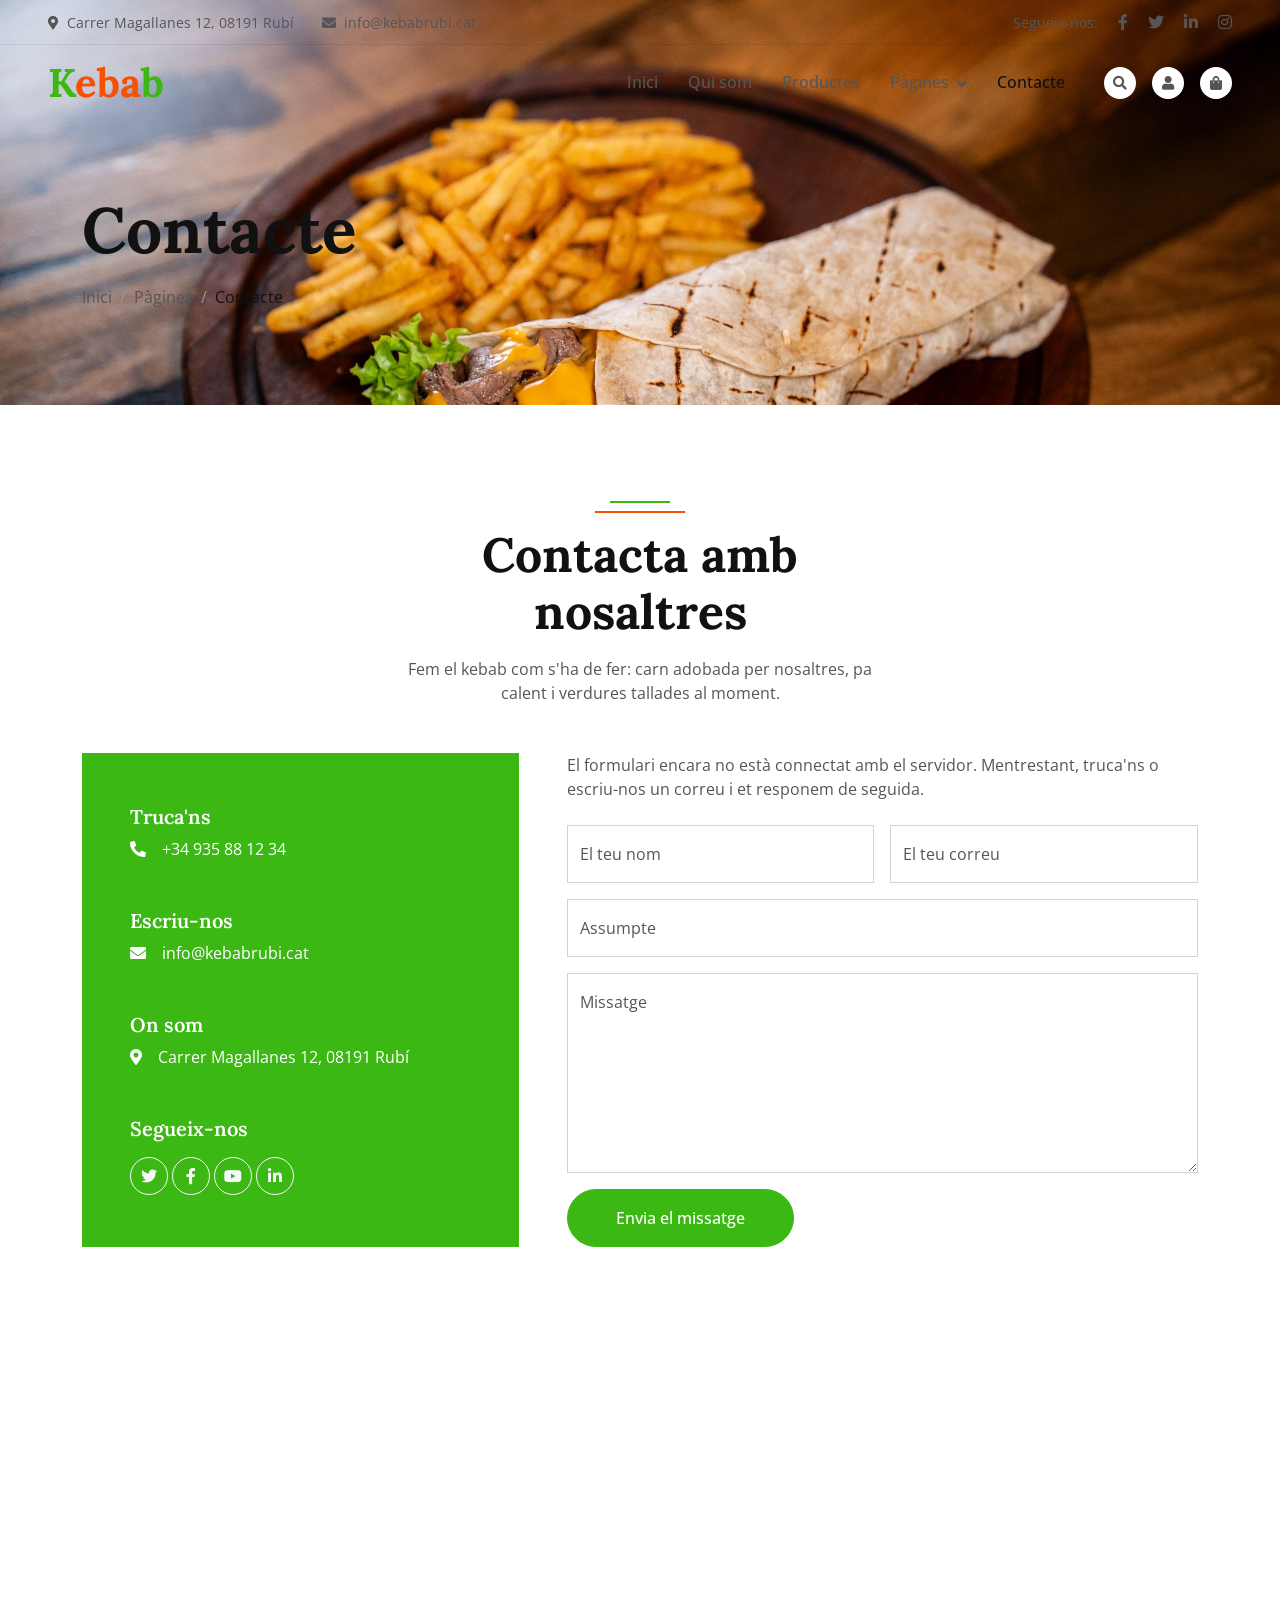
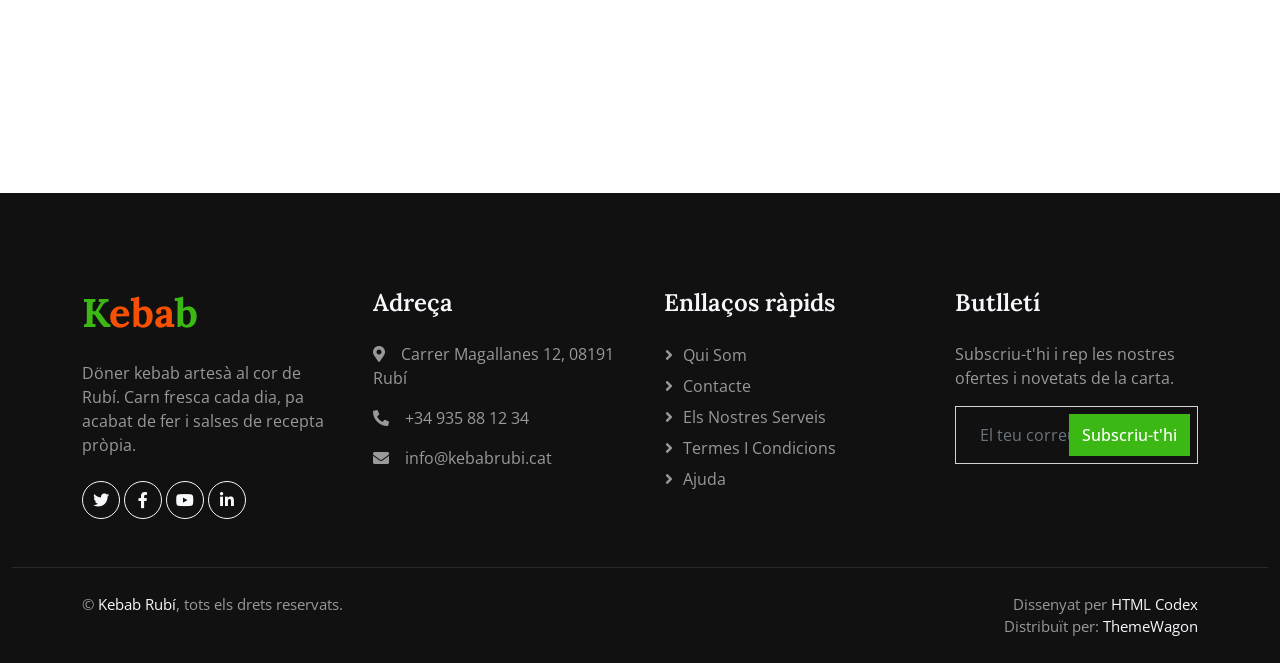
<file: foody2-1.0.0/contact.html>
<!DOCTYPE html>
<html lang="ca">

<head>
    <meta charset="utf-8">
    <title>Kebab Rubí - El millor döner kebab de Rubí</title>
    <meta content="width=device-width, initial-scale=1.0" name="viewport">
    <meta content="kebab, döner, durum, Rubí, menjar per emportar, pa de pita" name="keywords">
    <meta content="Döner kebab artesà a Rubí: carn fresca cada dia, pa acabat de fer i verdures de proximitat." name="description">

    <!-- Favicon -->
    <link href="img/favicon.ico" rel="icon">

    <!-- Google Web Fonts -->
    <link rel="preconnect" href="https://fonts.googleapis.com">
    <link rel="preconnect" href="https://fonts.gstatic.com" crossorigin>
    <link href="https://fonts.googleapis.com/css2?family=Open+Sans:wght@400;500&family=Lora:wght@600;700&display=swap" rel="stylesheet"> 

    <!-- Icon Font Stylesheet -->
    <link href="https://cdnjs.cloudflare.com/ajax/libs/font-awesome/5.10.0/css/all.min.css" rel="stylesheet">
    <link href="https://cdn.jsdelivr.net/npm/bootstrap-icons@1.4.1/font/bootstrap-icons.css" rel="stylesheet">

    <!-- Libraries Stylesheet -->
    <link href="lib/animate/animate.min.css" rel="stylesheet">
    <link href="lib/owlcarousel/assets/owl.carousel.min.css" rel="stylesheet">

    <!-- Customized Bootstrap Stylesheet -->
    <link href="css/bootstrap.min.css" rel="stylesheet">

    <!-- Template Stylesheet -->
    <link href="css/style.css" rel="stylesheet">
</head>

<body>
    <!-- Spinner Start -->
    <div id="spinner" class="show bg-white position-fixed translate-middle w-100 vh-100 top-50 start-50 d-flex align-items-center justify-content-center">
        <div class="spinner-border text-primary" role="status"></div>
    </div>
    <!-- Spinner End -->


    <!-- Navbar Start -->
    <div class="container-fluid fixed-top px-0 wow fadeIn" data-wow-delay="0.1s">
        <div class="top-bar row gx-0 align-items-center d-none d-lg-flex">
            <div class="col-lg-6 px-5 text-start">
                <small><i class="fa fa-map-marker-alt me-2"></i>Carrer Magallanes 12, 08191 Rubí</small>
                <small class="ms-4"><i class="fa fa-envelope me-2"></i>info@kebabrubi.cat</small>
            </div>
            <div class="col-lg-6 px-5 text-end">
                <small>Segueix-nos:</small>
                <a class="text-body ms-3" href=""><i class="fab fa-facebook-f"></i></a>
                <a class="text-body ms-3" href=""><i class="fab fa-twitter"></i></a>
                <a class="text-body ms-3" href=""><i class="fab fa-linkedin-in"></i></a>
                <a class="text-body ms-3" href=""><i class="fab fa-instagram"></i></a>
            </div>
        </div>

        <nav class="navbar navbar-expand-lg navbar-light py-lg-0 px-lg-5 wow fadeIn" data-wow-delay="0.1s">
            <a href="index.html" class="navbar-brand ms-4 ms-lg-0">
                <h1 class="fw-bold text-primary m-0">K<span class="text-secondary">eba</span>b</h1>
            </a>
            <button type="button" class="navbar-toggler me-4" data-bs-toggle="collapse" data-bs-target="#navbarCollapse">
                <span class="navbar-toggler-icon"></span>
            </button>
            <div class="collapse navbar-collapse" id="navbarCollapse">
                <div class="navbar-nav ms-auto p-4 p-lg-0">
                    <a href="index.html" class="nav-item nav-link">Inici</a>
                    <a href="about.html" class="nav-item nav-link">Qui som</a>
                    <a href="product.html" class="nav-item nav-link">Productes</a>
                    <div class="nav-item dropdown">
                        <a href="#" class="nav-link dropdown-toggle" data-bs-toggle="dropdown">Pàgines</a>
                        <div class="dropdown-menu m-0">
                            <a href="blog.html" class="dropdown-item">Blog</a>
                            <a href="feature.html" class="dropdown-item">Avantatges</a>
                            <a href="testimonial.html" class="dropdown-item">Opinions</a>
                            <a href="404.html" class="dropdown-item">Pàgina 404</a>
                        </div>
                    </div>
                    <a href="contact.html" class="nav-item nav-link active">Contacte</a>
                </div>
                <div class="d-none d-lg-flex ms-2">
                    <a class="btn-sm-square bg-white rounded-circle ms-3" href="">
                        <small class="fa fa-search text-body"></small>
                    </a>
                    <a class="btn-sm-square bg-white rounded-circle ms-3" href="">
                        <small class="fa fa-user text-body"></small>
                    </a>
                    <a class="btn-sm-square bg-white rounded-circle ms-3" href="">
                        <small class="fa fa-shopping-bag text-body"></small>
                    </a>
                </div>
            </div>
        </nav>
    </div>
    <!-- Navbar End -->


    <!-- Page Header Start -->
    <div class="container-fluid page-header wow fadeIn" data-wow-delay="0.1s">
        <div class="container">
            <h1 class="display-3 mb-3 animated slideInDown">Contacte</h1>
            <nav aria-label="breadcrumb animated slideInDown">
                <ol class="breadcrumb mb-0">
                    <li class="breadcrumb-item"><a class="text-body" href="#">Inici</a></li>
                    <li class="breadcrumb-item"><a class="text-body" href="#">Pàgines</a></li>
                    <li class="breadcrumb-item text-dark active" aria-current="page">Contacte</li>
                </ol>
            </nav>
        </div>
    </div>
    <!-- Page Header End -->

    <!-- Contact Start -->
    <div class="container-xxl py-6">
        <div class="container">
            <div class="section-header text-center mx-auto mb-5 wow fadeInUp" data-wow-delay="0.1s" style="max-width: 500px;">
                <h1 class="display-5 mb-3">Contacta amb nosaltres</h1>
                <p>Fem el kebab com s'ha de fer: carn adobada per nosaltres, pa calent i verdures tallades al moment.</p>
            </div>
            <div class="row g-5 justify-content-center">
                <div class="col-lg-5 col-md-12 wow fadeInUp" data-wow-delay="0.1s">
                    <div class="bg-primary text-white d-flex flex-column justify-content-center h-100 p-5">
                        <h5 class="text-white">Truca'ns</h5>
                        <p class="mb-5"><i class="fa fa-phone-alt me-3"></i>+34 935 88 12 34</p>
                        <h5 class="text-white">Escriu-nos</h5>
                        <p class="mb-5"><i class="fa fa-envelope me-3"></i>info@kebabrubi.cat</p>
                        <h5 class="text-white">On som</h5>
                        <p class="mb-5"><i class="fa fa-map-marker-alt me-3"></i>Carrer Magallanes 12, 08191 Rubí</p>
                        <h5 class="text-white">Segueix-nos</h5>
                        <div class="d-flex pt-2">
                            <a class="btn btn-square btn-outline-light rounded-circle me-1" href=""><i class="fab fa-twitter"></i></a>
                            <a class="btn btn-square btn-outline-light rounded-circle me-1" href=""><i class="fab fa-facebook-f"></i></a>
                            <a class="btn btn-square btn-outline-light rounded-circle me-1" href=""><i class="fab fa-youtube"></i></a>
                            <a class="btn btn-square btn-outline-light rounded-circle me-0" href=""><i class="fab fa-linkedin-in"></i></a>
                        </div>
                    </div>
                </div>
                <div class="col-lg-7 col-md-12 wow fadeInUp" data-wow-delay="0.5s">
                    <p class="mb-4">El formulari encara no està connectat amb el servidor. Mentrestant, truca'ns o escriu-nos un correu i et responem de seguida.</p>
                    <form>
                        <div class="row g-3">
                            <div class="col-md-6">
                                <div class="form-floating">
                                    <input type="text" class="form-control" id="name" placeholder="El teu nom">
                                    <label for="name">El teu nom</label>
                                </div>
                            </div>
                            <div class="col-md-6">
                                <div class="form-floating">
                                    <input type="email" class="form-control" id="email" placeholder="El teu correu">
                                    <label for="email">El teu correu</label>
                                </div>
                            </div>
                            <div class="col-12">
                                <div class="form-floating">
                                    <input type="text" class="form-control" id="subject" placeholder="Assumpte">
                                    <label for="subject">Assumpte</label>
                                </div>
                            </div>
                            <div class="col-12">
                                <div class="form-floating">
                                    <textarea class="form-control" placeholder="Escriu-nos el teu missatge" id="message" style="height: 200px"></textarea>
                                    <label for="message">Missatge</label>
                                </div>
                            </div>
                            <div class="col-12">
                                <button class="btn btn-primary rounded-pill py-3 px-5" type="submit">Envia el missatge</button>
                            </div>
                        </div>
                    </form>
                </div>
            </div>
        </div>
    </div>
    <!-- Contact End -->


    <!-- Google Map Start -->
    <div class="container-xxl px-0 wow fadeIn" data-wow-delay="0.1s" style="margin-bottom: -6px;">
        <iframe class="w-100" style="height: 450px;"
            src="https://www.google.com/maps?q=Rub%C3%AD,%20Barcelona&output=embed"
            frameborder="0" allowfullscreen="" aria-hidden="false" tabindex="0"></iframe>
    </div>
    <!-- Google Map End -->


    <!-- Footer Start -->
    <div class="container-fluid bg-dark footer pt-5 wow fadeIn" data-wow-delay="0.1s">
        <div class="container py-5">
            <div class="row g-5">
                <div class="col-lg-3 col-md-6">
                    <h1 class="fw-bold text-primary mb-4">K<span class="text-secondary">eba</span>b</h1>
                    <p>Döner kebab artesà al cor de Rubí. Carn fresca cada dia, pa acabat de fer i salses de recepta pròpia.</p>
                    <div class="d-flex pt-2">
                        <a class="btn btn-square btn-outline-light rounded-circle me-1" href=""><i class="fab fa-twitter"></i></a>
                        <a class="btn btn-square btn-outline-light rounded-circle me-1" href=""><i class="fab fa-facebook-f"></i></a>
                        <a class="btn btn-square btn-outline-light rounded-circle me-1" href=""><i class="fab fa-youtube"></i></a>
                        <a class="btn btn-square btn-outline-light rounded-circle me-0" href=""><i class="fab fa-linkedin-in"></i></a>
                    </div>
                </div>
                <div class="col-lg-3 col-md-6">
                    <h4 class="text-light mb-4">Adreça</h4>
                    <p><i class="fa fa-map-marker-alt me-3"></i>Carrer Magallanes 12, 08191 Rubí</p>
                    <p><i class="fa fa-phone-alt me-3"></i>+34 935 88 12 34</p>
                    <p><i class="fa fa-envelope me-3"></i>info@kebabrubi.cat</p>
                </div>
                <div class="col-lg-3 col-md-6">
                    <h4 class="text-light mb-4">Enllaços ràpids</h4>
                    <a class="btn btn-link" href="">Qui som</a>
                    <a class="btn btn-link" href="">Contacte</a>
                    <a class="btn btn-link" href="">Els nostres serveis</a>
                    <a class="btn btn-link" href="">Termes i condicions</a>
                    <a class="btn btn-link" href="">Ajuda</a>
                </div>
                <div class="col-lg-3 col-md-6">
                    <h4 class="text-light mb-4">Butlletí</h4>
                    <p>Subscriu-t'hi i rep les nostres ofertes i novetats de la carta.</p>
                    <div class="position-relative mx-auto" style="max-width: 400px;">
                        <input class="form-control bg-transparent w-100 py-3 ps-4 pe-5" type="text" placeholder="El teu correu">
                        <button type="button" class="btn btn-primary py-2 position-absolute top-0 end-0 mt-2 me-2">Subscriu-t'hi</button>
                    </div>
                </div>
            </div>
        </div>
        <div class="container-fluid copyright">
            <div class="container">
                <div class="row">
                    <div class="col-md-6 text-center text-md-start mb-3 mb-md-0">
                        &copy; <a href="#">Kebab Rubí</a>, tots els drets reservats.
                    </div>
                    <div class="col-md-6 text-center text-md-end">
                        <!--/*** This template is free as long as you keep the footer author’s credit link/attribution link/backlink. If you'd like to use the template without the footer author’s credit link/attribution link/backlink, you can purchase the Credit Removal License from "https://htmlcodex.com/credit-removal". Thank you for your support. ***/-->
                        Dissenyat per <a href="https://htmlcodex.com">HTML Codex</a>
                        <br>Distribuït per: <a href="https://themewagon.com" target="_blank">ThemeWagon</a>
                    </div>
                </div>
            </div>
        </div>
    </div>
    <!-- Footer End -->


    <!-- Back to Top -->
    <a href="#" class="btn btn-lg btn-primary btn-lg-square rounded-circle back-to-top"><i class="bi bi-arrow-up"></i></a>


    <!-- JavaScript Libraries -->
    <script src="https://code.jquery.com/jquery-3.4.1.min.js"></script>
    <script src="https://cdn.jsdelivr.net/npm/bootstrap@5.0.0/dist/js/bootstrap.bundle.min.js"></script>
    <script src="lib/wow/wow.min.js"></script>
    <script src="lib/easing/easing.min.js"></script>
    <script src="lib/waypoints/waypoints.min.js"></script>
    <script src="lib/owlcarousel/owl.carousel.min.js"></script>

    <!-- Template Javascript -->
    <script src="js/main.js"></script>
</body>

</html>
</file>
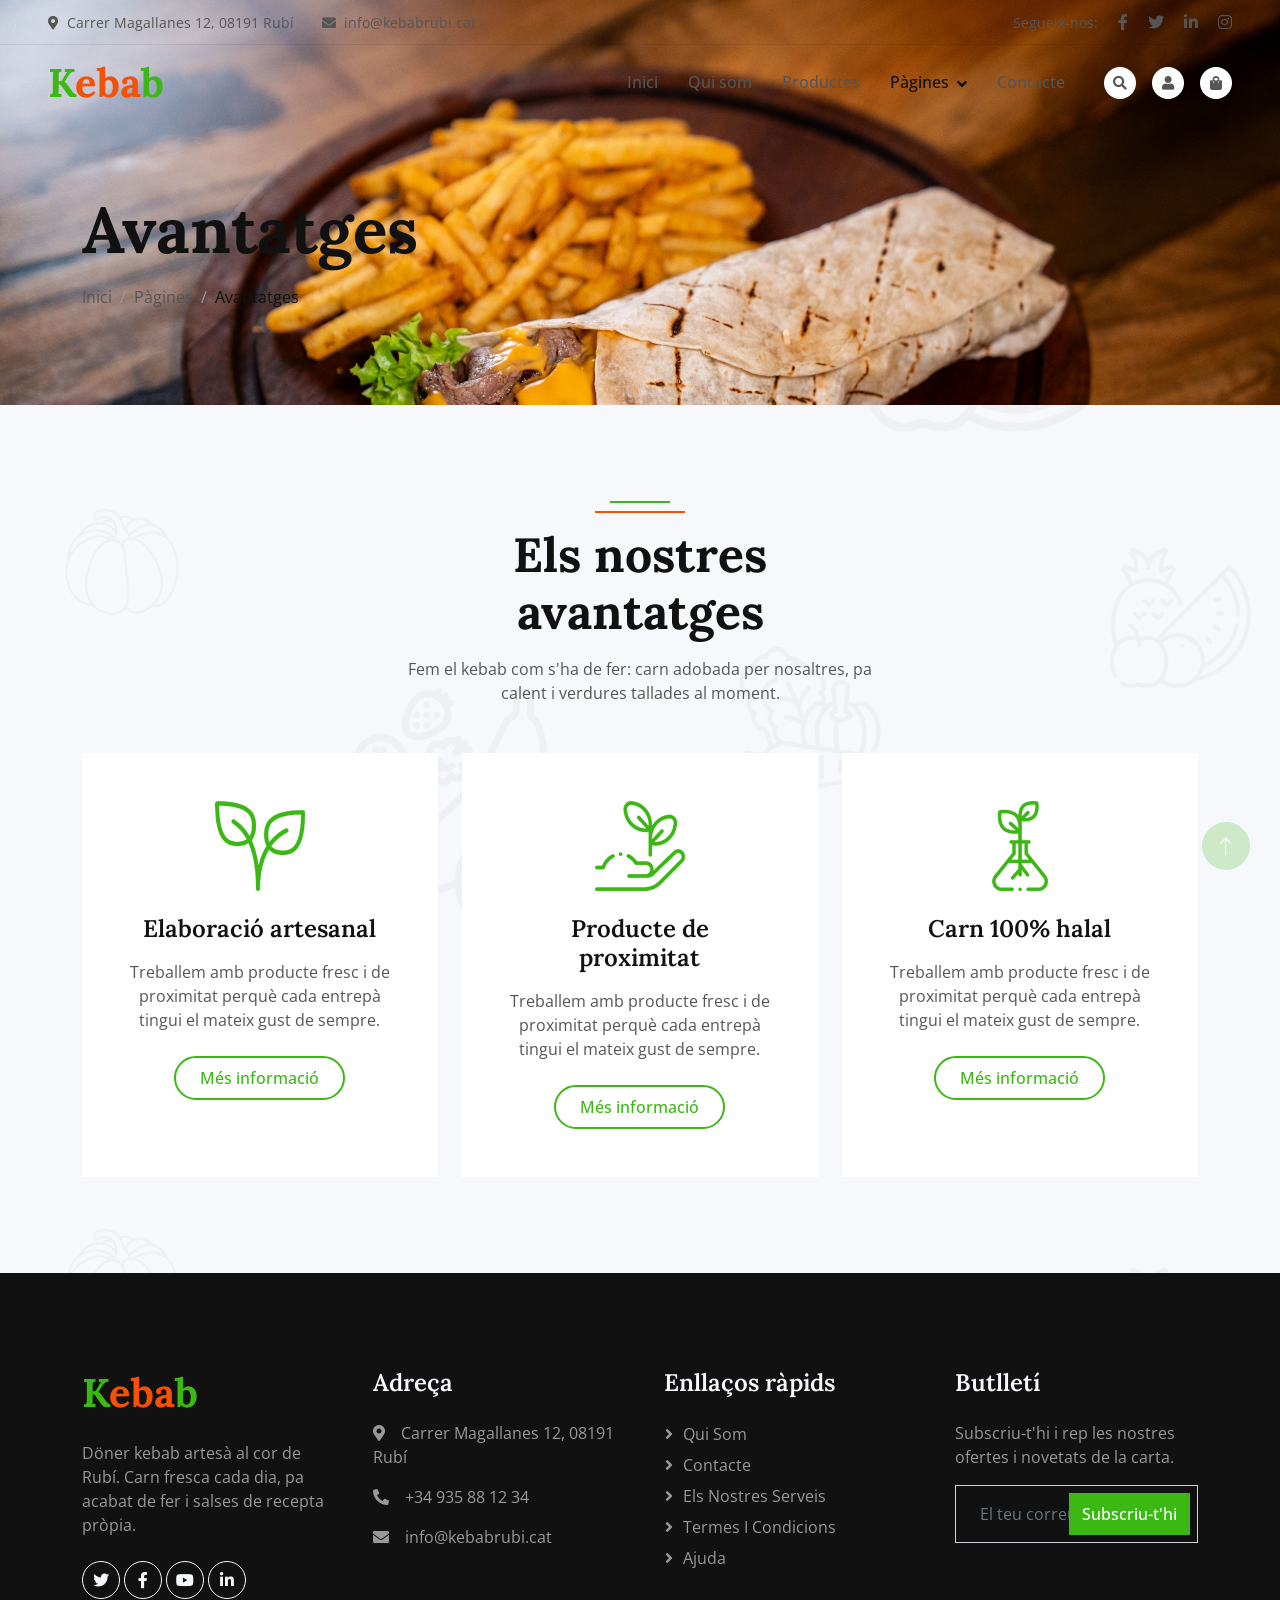
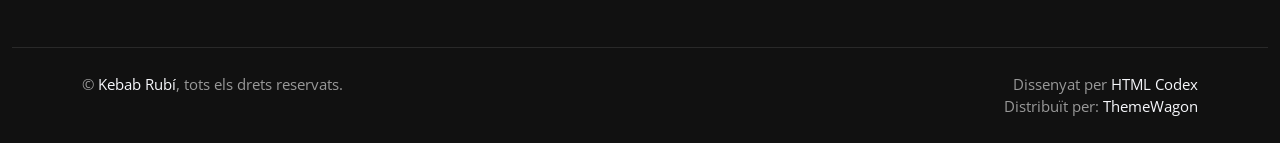
<file: foody2-1.0.0/feature.html>
<!DOCTYPE html>
<html lang="ca">

<head>
    <meta charset="utf-8">
    <title>Kebab Rubí - El millor döner kebab de Rubí</title>
    <meta content="width=device-width, initial-scale=1.0" name="viewport">
    <meta content="kebab, döner, durum, Rubí, menjar per emportar, pa de pita" name="keywords">
    <meta content="Döner kebab artesà a Rubí: carn fresca cada dia, pa acabat de fer i verdures de proximitat." name="description">

    <!-- Favicon -->
    <link href="img/favicon.ico" rel="icon">

    <!-- Google Web Fonts -->
    <link rel="preconnect" href="https://fonts.googleapis.com">
    <link rel="preconnect" href="https://fonts.gstatic.com" crossorigin>
    <link href="https://fonts.googleapis.com/css2?family=Open+Sans:wght@400;500&family=Lora:wght@600;700&display=swap" rel="stylesheet"> 

    <!-- Icon Font Stylesheet -->
    <link href="https://cdnjs.cloudflare.com/ajax/libs/font-awesome/5.10.0/css/all.min.css" rel="stylesheet">
    <link href="https://cdn.jsdelivr.net/npm/bootstrap-icons@1.4.1/font/bootstrap-icons.css" rel="stylesheet">

    <!-- Libraries Stylesheet -->
    <link href="lib/animate/animate.min.css" rel="stylesheet">
    <link href="lib/owlcarousel/assets/owl.carousel.min.css" rel="stylesheet">

    <!-- Customized Bootstrap Stylesheet -->
    <link href="css/bootstrap.min.css" rel="stylesheet">

    <!-- Template Stylesheet -->
    <link href="css/style.css" rel="stylesheet">
</head>

<body>
    <!-- Spinner Start -->
    <div id="spinner" class="show bg-white position-fixed translate-middle w-100 vh-100 top-50 start-50 d-flex align-items-center justify-content-center">
        <div class="spinner-border text-primary" role="status"></div>
    </div>
    <!-- Spinner End -->


    <!-- Navbar Start -->
    <div class="container-fluid fixed-top px-0 wow fadeIn" data-wow-delay="0.1s">
        <div class="top-bar row gx-0 align-items-center d-none d-lg-flex">
            <div class="col-lg-6 px-5 text-start">
                <small><i class="fa fa-map-marker-alt me-2"></i>Carrer Magallanes 12, 08191 Rubí</small>
                <small class="ms-4"><i class="fa fa-envelope me-2"></i>info@kebabrubi.cat</small>
            </div>
            <div class="col-lg-6 px-5 text-end">
                <small>Segueix-nos:</small>
                <a class="text-body ms-3" href=""><i class="fab fa-facebook-f"></i></a>
                <a class="text-body ms-3" href=""><i class="fab fa-twitter"></i></a>
                <a class="text-body ms-3" href=""><i class="fab fa-linkedin-in"></i></a>
                <a class="text-body ms-3" href=""><i class="fab fa-instagram"></i></a>
            </div>
        </div>

        <nav class="navbar navbar-expand-lg navbar-light py-lg-0 px-lg-5 wow fadeIn" data-wow-delay="0.1s">
            <a href="index.html" class="navbar-brand ms-4 ms-lg-0">
                <h1 class="fw-bold text-primary m-0">K<span class="text-secondary">eba</span>b</h1>
            </a>
            <button type="button" class="navbar-toggler me-4" data-bs-toggle="collapse" data-bs-target="#navbarCollapse">
                <span class="navbar-toggler-icon"></span>
            </button>
            <div class="collapse navbar-collapse" id="navbarCollapse">
                <div class="navbar-nav ms-auto p-4 p-lg-0">
                    <a href="index.html" class="nav-item nav-link">Inici</a>
                    <a href="about.html" class="nav-item nav-link">Qui som</a>
                    <a href="product.html" class="nav-item nav-link">Productes</a>
                    <div class="nav-item dropdown">
                        <a href="#" class="nav-link dropdown-toggle active" data-bs-toggle="dropdown">Pàgines</a>
                        <div class="dropdown-menu m-0">
                            <a href="blog.html" class="dropdown-item">Blog</a>
                            <a href="feature.html" class="dropdown-item active">Avantatges</a>
                            <a href="testimonial.html" class="dropdown-item">Opinions</a>
                            <a href="404.html" class="dropdown-item">Pàgina 404</a>
                        </div>
                    </div>
                    <a href="contact.html" class="nav-item nav-link">Contacte</a>
                </div>
                <div class="d-none d-lg-flex ms-2">
                    <a class="btn-sm-square bg-white rounded-circle ms-3" href="">
                        <small class="fa fa-search text-body"></small>
                    </a>
                    <a class="btn-sm-square bg-white rounded-circle ms-3" href="">
                        <small class="fa fa-user text-body"></small>
                    </a>
                    <a class="btn-sm-square bg-white rounded-circle ms-3" href="">
                        <small class="fa fa-shopping-bag text-body"></small>
                    </a>
                </div>
            </div>
        </nav>
    </div>
    <!-- Navbar End -->


    <!-- Page Header Start -->
    <div class="container-fluid page-header wow fadeIn" data-wow-delay="0.1s">
        <div class="container">
            <h1 class="display-3 mb-3 animated slideInDown">Avantatges</h1>
            <nav aria-label="breadcrumb animated slideInDown">
                <ol class="breadcrumb mb-0">
                    <li class="breadcrumb-item"><a class="text-body" href="#">Inici</a></li>
                    <li class="breadcrumb-item"><a class="text-body" href="#">Pàgines</a></li>
                    <li class="breadcrumb-item text-dark active" aria-current="page">Avantatges</li>
                </ol>
            </nav>
        </div>
    </div>
    <!-- Page Header End -->


    <!-- Feature Start -->
    <div class="container-fluid bg-light bg-icon py-6">
        <div class="container">
            <div class="section-header text-center mx-auto mb-5 wow fadeInUp" data-wow-delay="0.1s" style="max-width: 500px;">
                <h1 class="display-5 mb-3">Els nostres avantatges</h1>
                <p>Fem el kebab com s'ha de fer: carn adobada per nosaltres, pa calent i verdures tallades al moment.</p>
            </div>
            <div class="row g-4">
                <div class="col-lg-4 col-md-6 wow fadeInUp" data-wow-delay="0.1s">
                    <div class="bg-white text-center h-100 p-4 p-xl-5">
                        <img class="img-fluid mb-4" src="img/icon-1.png" alt="">
                        <h4 class="mb-3">Elaboració artesanal</h4>
                        <p class="mb-4">Treballem amb producte fresc i de proximitat perquè cada entrepà tingui el mateix gust de sempre.</p>
                        <a class="btn btn-outline-primary border-2 py-2 px-4 rounded-pill" href="">Més informació</a>
                    </div>
                </div>
                <div class="col-lg-4 col-md-6 wow fadeInUp" data-wow-delay="0.3s">
                    <div class="bg-white text-center h-100 p-4 p-xl-5">
                        <img class="img-fluid mb-4" src="img/icon-2.png" alt="">
                        <h4 class="mb-3">Producte de proximitat</h4>
                        <p class="mb-4">Treballem amb producte fresc i de proximitat perquè cada entrepà tingui el mateix gust de sempre.</p>
                        <a class="btn btn-outline-primary border-2 py-2 px-4 rounded-pill" href="">Més informació</a>
                    </div>
                </div>
                <div class="col-lg-4 col-md-6 wow fadeInUp" data-wow-delay="0.5s">
                    <div class="bg-white text-center h-100 p-4 p-xl-5">
                        <img class="img-fluid mb-4" src="img/icon-3.png" alt="">
                        <h4 class="mb-3">Carn 100% halal</h4>
                        <p class="mb-4">Treballem amb producte fresc i de proximitat perquè cada entrepà tingui el mateix gust de sempre.</p>
                        <a class="btn btn-outline-primary border-2 py-2 px-4 rounded-pill" href="">Més informació</a>
                    </div>
                </div>
            </div>
        </div>
    </div>
    <!-- Feature End -->


    <!-- Footer Start -->
    <div class="container-fluid bg-dark footer pt-5 wow fadeIn" data-wow-delay="0.1s">
        <div class="container py-5">
            <div class="row g-5">
                <div class="col-lg-3 col-md-6">
                    <h1 class="fw-bold text-primary mb-4">K<span class="text-secondary">eba</span>b</h1>
                    <p>Döner kebab artesà al cor de Rubí. Carn fresca cada dia, pa acabat de fer i salses de recepta pròpia.</p>
                    <div class="d-flex pt-2">
                        <a class="btn btn-square btn-outline-light rounded-circle me-1" href=""><i class="fab fa-twitter"></i></a>
                        <a class="btn btn-square btn-outline-light rounded-circle me-1" href=""><i class="fab fa-facebook-f"></i></a>
                        <a class="btn btn-square btn-outline-light rounded-circle me-1" href=""><i class="fab fa-youtube"></i></a>
                        <a class="btn btn-square btn-outline-light rounded-circle me-0" href=""><i class="fab fa-linkedin-in"></i></a>
                    </div>
                </div>
                <div class="col-lg-3 col-md-6">
                    <h4 class="text-light mb-4">Adreça</h4>
                    <p><i class="fa fa-map-marker-alt me-3"></i>Carrer Magallanes 12, 08191 Rubí</p>
                    <p><i class="fa fa-phone-alt me-3"></i>+34 935 88 12 34</p>
                    <p><i class="fa fa-envelope me-3"></i>info@kebabrubi.cat</p>
                </div>
                <div class="col-lg-3 col-md-6">
                    <h4 class="text-light mb-4">Enllaços ràpids</h4>
                    <a class="btn btn-link" href="">Qui som</a>
                    <a class="btn btn-link" href="">Contacte</a>
                    <a class="btn btn-link" href="">Els nostres serveis</a>
                    <a class="btn btn-link" href="">Termes i condicions</a>
                    <a class="btn btn-link" href="">Ajuda</a>
                </div>
                <div class="col-lg-3 col-md-6">
                    <h4 class="text-light mb-4">Butlletí</h4>
                    <p>Subscriu-t'hi i rep les nostres ofertes i novetats de la carta.</p>
                    <div class="position-relative mx-auto" style="max-width: 400px;">
                        <input class="form-control bg-transparent w-100 py-3 ps-4 pe-5" type="text" placeholder="El teu correu">
                        <button type="button" class="btn btn-primary py-2 position-absolute top-0 end-0 mt-2 me-2">Subscriu-t'hi</button>
                    </div>
                </div>
            </div>
        </div>
        <div class="container-fluid copyright">
            <div class="container">
                <div class="row">
                    <div class="col-md-6 text-center text-md-start mb-3 mb-md-0">
                        &copy; <a href="#">Kebab Rubí</a>, tots els drets reservats.
                    </div>
                    <div class="col-md-6 text-center text-md-end">
                        <!--/*** This template is free as long as you keep the footer author’s credit link/attribution link/backlink. If you'd like to use the template without the footer author’s credit link/attribution link/backlink, you can purchase the Credit Removal License from "https://htmlcodex.com/credit-removal". Thank you for your support. ***/-->
                        Dissenyat per <a href="https://htmlcodex.com">HTML Codex</a>
                        <br>Distribuït per: <a href="https://themewagon.com" target="_blank">ThemeWagon</a>
                    </div>
                </div>
            </div>
        </div>
    </div>
    <!-- Footer End -->


    <!-- Back to Top -->
    <a href="#" class="btn btn-lg btn-primary btn-lg-square rounded-circle back-to-top"><i class="bi bi-arrow-up"></i></a>


    <!-- JavaScript Libraries -->
    <script src="https://code.jquery.com/jquery-3.4.1.min.js"></script>
    <script src="https://cdn.jsdelivr.net/npm/bootstrap@5.0.0/dist/js/bootstrap.bundle.min.js"></script>
    <script src="lib/wow/wow.min.js"></script>
    <script src="lib/easing/easing.min.js"></script>
    <script src="lib/waypoints/waypoints.min.js"></script>
    <script src="lib/owlcarousel/owl.carousel.min.js"></script>

    <!-- Template Javascript -->
    <script src="js/main.js"></script>
</body>

</html>
</file>
<file: css/style.css>
/********** Template CSS **********/
:root {
    --primary: #3CB815;
    --secondary: #F65005;
    --light: #F7F8FC;
    --dark: #111111;
}

.back-to-top {
    position: fixed;
    display: none;
    right: 30px;
    bottom: 30px;
    z-index: 99;
}

.my-6 {
    margin-top: 6rem;
    margin-bottom: 6rem;
}

.py-6 {
    padding-top: 6rem;
    padding-bottom: 6rem;
}

.bg-icon {
    background: url(../img/bg-icon.png) center center repeat;
    background-size: contain;
}


/*** Spinner ***/
#spinner {
    opacity: 0;
    visibility: hidden;
    transition: opacity .5s ease-out, visibility 0s linear .5s;
    z-index: 99999;
}

#spinner.show {
    transition: opacity .5s ease-out, visibility 0s linear 0s;
    visibility: visible;
    opacity: 1;
}


/*** Button ***/
.btn {
    font-weight: 500;
    transition: .5s;
}

.btn.btn-primary,
.btn.btn-secondary,
.btn.btn-outline-primary:hover,
.btn.btn-outline-secondary:hover {
    color: #FFFFFF;
}

.btn-square {
    width: 38px;
    height: 38px;
}

.btn-sm-square {
    width: 32px;
    height: 32px;
}

.btn-lg-square {
    width: 48px;
    height: 48px;
}

.btn-square,
.btn-sm-square,
.btn-lg-square {
    padding: 0;
    display: flex;
    align-items: center;
    justify-content: center;
    font-weight: normal;
}


/*** Navbar ***/
.fixed-top {
    transition: .5s;
}

.top-bar {
    height: 45px;
    border-bottom: 1px solid rgba(0, 0, 0, .07);
}

.navbar .dropdown-toggle::after {
    border: none;
    content: "\f107";
    font-family: "Font Awesome 5 Free";
    font-weight: 900;
    vertical-align: middle;
    margin-left: 8px;
}

.navbar .navbar-nav .nav-link {
    padding: 25px 15px;
    color: #555555;
    font-weight: 500;
    outline: none;
}

.navbar .navbar-nav .nav-link:hover,
.navbar .navbar-nav .nav-link.active {
    color: var(--dark);
}

@media (max-width: 991.98px) {
    .navbar .navbar-nav {
        margin-top: 10px;
        border-top: 1px solid rgba(0, 0, 0, .07);
        background: #FFFFFF;
    }

    .navbar .navbar-nav .nav-link {
        padding: 10px 0;
    }
}

@media (min-width: 992px) {
    .navbar .nav-item .dropdown-menu {
        display: block;
        visibility: hidden;
        top: 100%;
        transform: rotateX(-75deg);
        transform-origin: 0% 0%;
        transition: .5s;
        opacity: 0;
    }

    .navbar .nav-item:hover .dropdown-menu {
        transform: rotateX(0deg);
        visibility: visible;
        transition: .5s;
        opacity: 1;
    }
}


/*** Header ***/
.carousel-caption {
    top: 0;
    left: 0;
    right: 0;
    bottom: 0;
    display: flex;
    align-items: center;
    justify-content: center;
    text-align: start;
    z-index: 1;
}

.carousel-control-prev,
.carousel-control-next {
    width: 15%;
}

.carousel-control-prev-icon,
.carousel-control-next-icon {
    width: 3rem;
    height: 3rem;
    background-color: var(--primary);
    border: 10px solid var(--primary);
    border-radius: 3rem;
}

@media (max-width: 768px) {
    #header-carousel .carousel-item {
        position: relative;
        min-height: 450px;
    }
    
    #header-carousel .carousel-item img {
        position: absolute;
        width: 100%;
        height: 100%;
        object-fit: cover;
    }
}

.page-header {
    padding-top: 12rem;
    padding-bottom: 6rem;
    background: url(../img/carousel-1.jpg) top right no-repeat;
    background-size: cover;
}

.breadcrumb-item+.breadcrumb-item::before {
    color: #999999;
}


/*** Section Header ***/
.section-header {
    position: relative;
    padding-top: 25px;
}

.section-header::before {
    position: absolute;
    content: "";
    width: 60px;
    height: 2px;
    top: 0;
    left: 50%;
    transform: translateX(-50%);
    background: var(--primary);
}

.section-header::after {
    position: absolute;
    content: "";
    width: 90px;
    height: 2px;
    top: 10px;
    left: 50%;
    transform: translateX(-50%);
    background: var(--secondary);
}

.section-header.text-start::before,
.section-header.text-start::after {
    left: 0;
    transform: translateX(0);
}



/*** About ***/
.about-img img {
    position: relative;
    z-index: 2;
}

.about-img::before {
    position: absolute;
    content: "";
    top: 0;
    left: -50%;
    width: 100%;
    height: 100%;
    background-image: -webkit-repeating-radial-gradient(#FFFFFF, #EEEEEE 5px, transparent 5px, transparent 10px);
    background-image: -moz-repeating-radial-gradient(#FFFFFF, #EEEEEE 5px, transparent 5px, transparent 10px);
    background-image: -ms-repeating-radial-gradient(#FFFFFF, #EEEEEE 5px, transparent 5px, transparent 10px);
    background-image: -o-repeating-radial-gradient(#FFFFFF, #EEEEEE 5px, transparent 5px, transparent 10px);
    background-image: repeating-radial-gradient(#FFFFFF, #EEEEEE 5px, transparent 5px, transparent 10px);
    background-size: 20px 20px;
    transform: skew(20deg);
    z-index: 1;
}


/*** Product ***/
.nav-pills .nav-item .btn {
    color: var(--dark);
}

.nav-pills .nav-item .btn:hover,
.nav-pills .nav-item .btn.active {
    color: #FFFFFF;
}

.product-item {
    box-shadow: 0 0 45px rgba(0, 0, 0, .07);
}

.product-item img {
    transition: .5s;
}

.product-item:hover img {
    transform: scale(1.1);
}

.product-item small a:hover {
    color: var(--primary) !important;
}


/*** Testimonial ***/
.testimonial-carousel .owl-item .testimonial-item img {
    width: 60px;
    height: 60px;
}

.testimonial-carousel .owl-item .testimonial-item,
.testimonial-carousel .owl-item .testimonial-item * {
    transition: .5s;
}

.testimonial-carousel .owl-item.center .testimonial-item {
    background: var(--primary) !important;
}

.testimonial-carousel .owl-item.center .testimonial-item * {
    color: #FFFFFF !important;
}

.testimonial-carousel .owl-item.center .testimonial-item i {
    color: var(--secondary) !important;
}

.testimonial-carousel .owl-nav {
    margin-top: 30px;
    display: flex;
    justify-content: center;
}

.testimonial-carousel .owl-nav .owl-prev,
.testimonial-carousel .owl-nav .owl-next {
    margin: 0 12px;
    width: 50px;
    height: 50px;
    display: flex;
    align-items: center;
    justify-content: center;
    color: var(--dark);
    border: 2px solid var(--primary);
    border-radius: 50px;
    font-size: 18px;
    transition: .5s;
}

.testimonial-carousel .owl-nav .owl-prev:hover,
.testimonial-carousel .owl-nav .owl-next:hover {
    color: #FFFFFF;
    background: var(--primary);
}


/*** Footer ***/
.footer {
    color: #999999;
}

.footer .btn.btn-link {
    display: block;
    margin-bottom: 5px;
    padding: 0;
    text-align: left;
    color: #999999;
    font-weight: normal;
    text-transform: capitalize;
    transition: .3s;
}

.footer .btn.btn-link::before {
    position: relative;
    content: "\f105";
    font-family: "Font Awesome 5 Free";
    font-weight: 900;
    color: #999999;
    margin-right: 10px;
}

.footer .btn.btn-link:hover {
    color: var(--light);
    letter-spacing: 1px;
    box-shadow: none;
}

.footer .copyright {
    padding: 25px 0;
    font-size: 15px;
    border-top: 1px solid rgba(256, 256, 256, .1);
}

.footer .copyright a {
    color: var(--light);
}

.footer .copyright a:hover {
    color: var(--primary);
}

/*** Page header amb capa clara (llegibilitat sobre la foto) ***/
.page-header.page-header-overlay {
    background: linear-gradient(rgba(255, 255, 255, .84), rgba(255, 255, 255, .84)), url(../img/carousel-1.jpg) top right no-repeat;
    background-size: cover;
}
</file>
<file: foody2-1.0.0/css/style.css>
/********** Template CSS **********/
:root {
    --primary: #3CB815;
    --secondary: #F65005;
    --light: #F7F8FC;
    --dark: #111111;
}

.back-to-top {
    position: fixed;
    display: none;
    right: 30px;
    bottom: 30px;
    z-index: 99;
}

.my-6 {
    margin-top: 6rem;
    margin-bottom: 6rem;
}

.py-6 {
    padding-top: 6rem;
    padding-bottom: 6rem;
}

.bg-icon {
    background: url(../img/bg-icon.png) center center repeat;
    background-size: contain;
}


/*** Spinner ***/
#spinner {
    opacity: 0;
    visibility: hidden;
    transition: opacity .5s ease-out, visibility 0s linear .5s;
    z-index: 99999;
}

#spinner.show {
    transition: opacity .5s ease-out, visibility 0s linear 0s;
    visibility: visible;
    opacity: 1;
}


/*** Button ***/
.btn {
    font-weight: 500;
    transition: .5s;
}

.btn.btn-primary,
.btn.btn-secondary,
.btn.btn-outline-primary:hover,
.btn.btn-outline-secondary:hover {
    color: #FFFFFF;
}

.btn-square {
    width: 38px;
    height: 38px;
}

.btn-sm-square {
    width: 32px;
    height: 32px;
}

.btn-lg-square {
    width: 48px;
    height: 48px;
}

.btn-square,
.btn-sm-square,
.btn-lg-square {
    padding: 0;
    display: flex;
    align-items: center;
    justify-content: center;
    font-weight: normal;
}


/*** Navbar ***/
.fixed-top {
    transition: .5s;
}

.top-bar {
    height: 45px;
    border-bottom: 1px solid rgba(0, 0, 0, .07);
}

.navbar .dropdown-toggle::after {
    border: none;
    content: "\f107";
    font-family: "Font Awesome 5 Free";
    font-weight: 900;
    vertical-align: middle;
    margin-left: 8px;
}

.navbar .navbar-nav .nav-link {
    padding: 25px 15px;
    color: #555555;
    font-weight: 500;
    outline: none;
}

.navbar .navbar-nav .nav-link:hover,
.navbar .navbar-nav .nav-link.active {
    color: var(--dark);
}

@media (max-width: 991.98px) {
    .navbar .navbar-nav {
        margin-top: 10px;
        border-top: 1px solid rgba(0, 0, 0, .07);
        background: #FFFFFF;
    }

    .navbar .navbar-nav .nav-link {
        padding: 10px 0;
    }
}

@media (min-width: 992px) {
    .navbar .nav-item .dropdown-menu {
        display: block;
        visibility: hidden;
        top: 100%;
        transform: rotateX(-75deg);
        transform-origin: 0% 0%;
        transition: .5s;
        opacity: 0;
    }

    .navbar .nav-item:hover .dropdown-menu {
        transform: rotateX(0deg);
        visibility: visible;
        transition: .5s;
        opacity: 1;
    }
}


/*** Header ***/
.carousel-caption {
    top: 0;
    left: 0;
    right: 0;
    bottom: 0;
    display: flex;
    align-items: center;
    justify-content: center;
    text-align: start;
    z-index: 1;
}

.carousel-control-prev,
.carousel-control-next {
    width: 15%;
}

.carousel-control-prev-icon,
.carousel-control-next-icon {
    width: 3rem;
    height: 3rem;
    background-color: var(--primary);
    border: 10px solid var(--primary);
    border-radius: 3rem;
}

@media (max-width: 768px) {
    #header-carousel .carousel-item {
        position: relative;
        min-height: 450px;
    }
    
    #header-carousel .carousel-item img {
        position: absolute;
        width: 100%;
        height: 100%;
        object-fit: cover;
    }
}

.page-header {
    padding-top: 12rem;
    padding-bottom: 6rem;
    background: url(../img/carousel-1.jpg) top right no-repeat;
    background-size: cover;
}

.breadcrumb-item+.breadcrumb-item::before {
    color: #999999;
}


/*** Section Header ***/
.section-header {
    position: relative;
    padding-top: 25px;
}

.section-header::before {
    position: absolute;
    content: "";
    width: 60px;
    height: 2px;
    top: 0;
    left: 50%;
    transform: translateX(-50%);
    background: var(--primary);
}

.section-header::after {
    position: absolute;
    content: "";
    width: 90px;
    height: 2px;
    top: 10px;
    left: 50%;
    transform: translateX(-50%);
    background: var(--secondary);
}

.section-header.text-start::before,
.section-header.text-start::after {
    left: 0;
    transform: translateX(0);
}



/*** About ***/
.about-img img {
    position: relative;
    z-index: 2;
}

.about-img::before {
    position: absolute;
    content: "";
    top: 0;
    left: -50%;
    width: 100%;
    height: 100%;
    background-image: -webkit-repeating-radial-gradient(#FFFFFF, #EEEEEE 5px, transparent 5px, transparent 10px);
    background-image: -moz-repeating-radial-gradient(#FFFFFF, #EEEEEE 5px, transparent 5px, transparent 10px);
    background-image: -ms-repeating-radial-gradient(#FFFFFF, #EEEEEE 5px, transparent 5px, transparent 10px);
    background-image: -o-repeating-radial-gradient(#FFFFFF, #EEEEEE 5px, transparent 5px, transparent 10px);
    background-image: repeating-radial-gradient(#FFFFFF, #EEEEEE 5px, transparent 5px, transparent 10px);
    background-size: 20px 20px;
    transform: skew(20deg);
    z-index: 1;
}


/*** Product ***/
.nav-pills .nav-item .btn {
    color: var(--dark);
}

.nav-pills .nav-item .btn:hover,
.nav-pills .nav-item .btn.active {
    color: #FFFFFF;
}

.product-item {
    box-shadow: 0 0 45px rgba(0, 0, 0, .07);
}

.product-item img {
    transition: .5s;
}

.product-item:hover img {
    transform: scale(1.1);
}

.product-item small a:hover {
    color: var(--primary) !important;
}


/*** Testimonial ***/
.testimonial-carousel .owl-item .testimonial-item img {
    width: 60px;
    height: 60px;
}

.testimonial-carousel .owl-item .testimonial-item,
.testimonial-carousel .owl-item .testimonial-item * {
    transition: .5s;
}

.testimonial-carousel .owl-item.center .testimonial-item {
    background: var(--primary) !important;
}

.testimonial-carousel .owl-item.center .testimonial-item * {
    color: #FFFFFF !important;
}

.testimonial-carousel .owl-item.center .testimonial-item i {
    color: var(--secondary) !important;
}

.testimonial-carousel .owl-nav {
    margin-top: 30px;
    display: flex;
    justify-content: center;
}

.testimonial-carousel .owl-nav .owl-prev,
.testimonial-carousel .owl-nav .owl-next {
    margin: 0 12px;
    width: 50px;
    height: 50px;
    display: flex;
    align-items: center;
    justify-content: center;
    color: var(--dark);
    border: 2px solid var(--primary);
    border-radius: 50px;
    font-size: 18px;
    transition: .5s;
}

.testimonial-carousel .owl-nav .owl-prev:hover,
.testimonial-carousel .owl-nav .owl-next:hover {
    color: #FFFFFF;
    background: var(--primary);
}


/*** Footer ***/
.footer {
    color: #999999;
}

.footer .btn.btn-link {
    display: block;
    margin-bottom: 5px;
    padding: 0;
    text-align: left;
    color: #999999;
    font-weight: normal;
    text-transform: capitalize;
    transition: .3s;
}

.footer .btn.btn-link::before {
    position: relative;
    content: "\f105";
    font-family: "Font Awesome 5 Free";
    font-weight: 900;
    color: #999999;
    margin-right: 10px;
}

.footer .btn.btn-link:hover {
    color: var(--light);
    letter-spacing: 1px;
    box-shadow: none;
}

.footer .copyright {
    padding: 25px 0;
    font-size: 15px;
    border-top: 1px solid rgba(256, 256, 256, .1);
}

.footer .copyright a {
    color: var(--light);
}

.footer .copyright a:hover {
    color: var(--primary);
}
</file>
